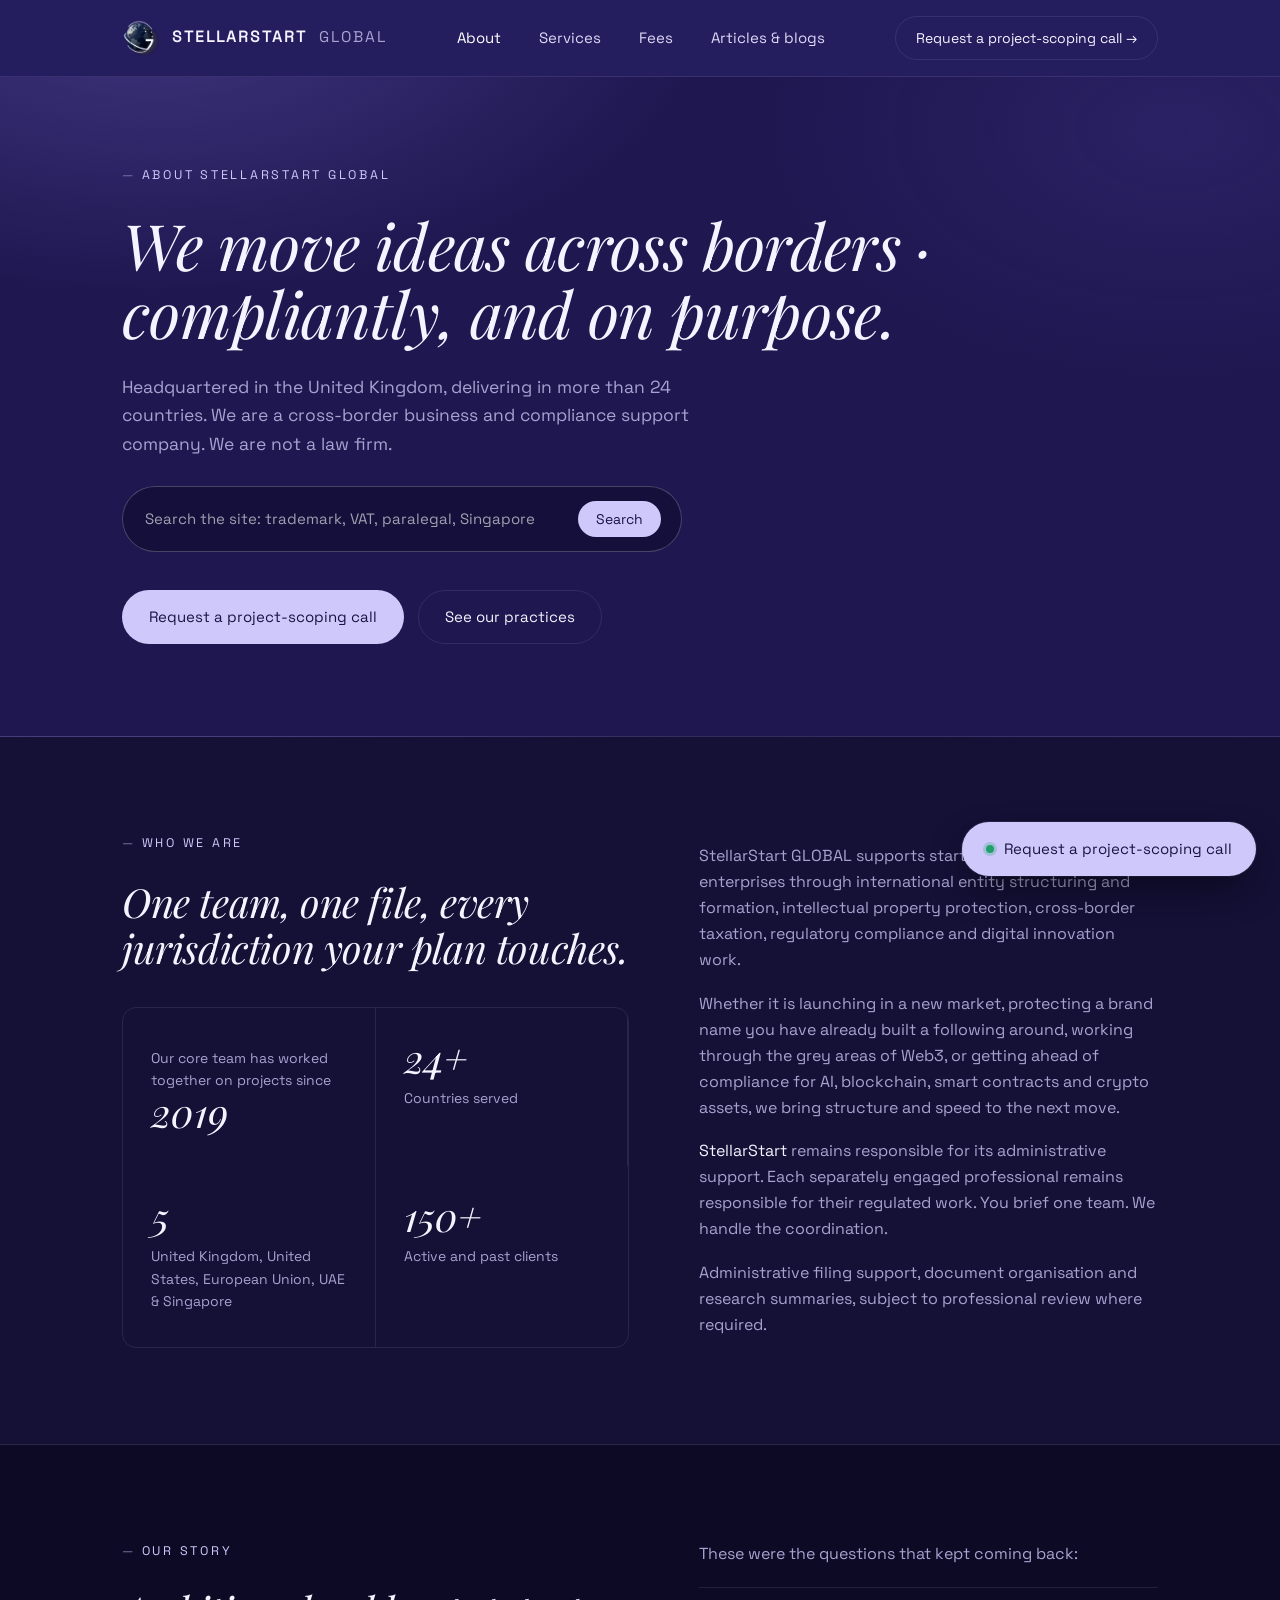
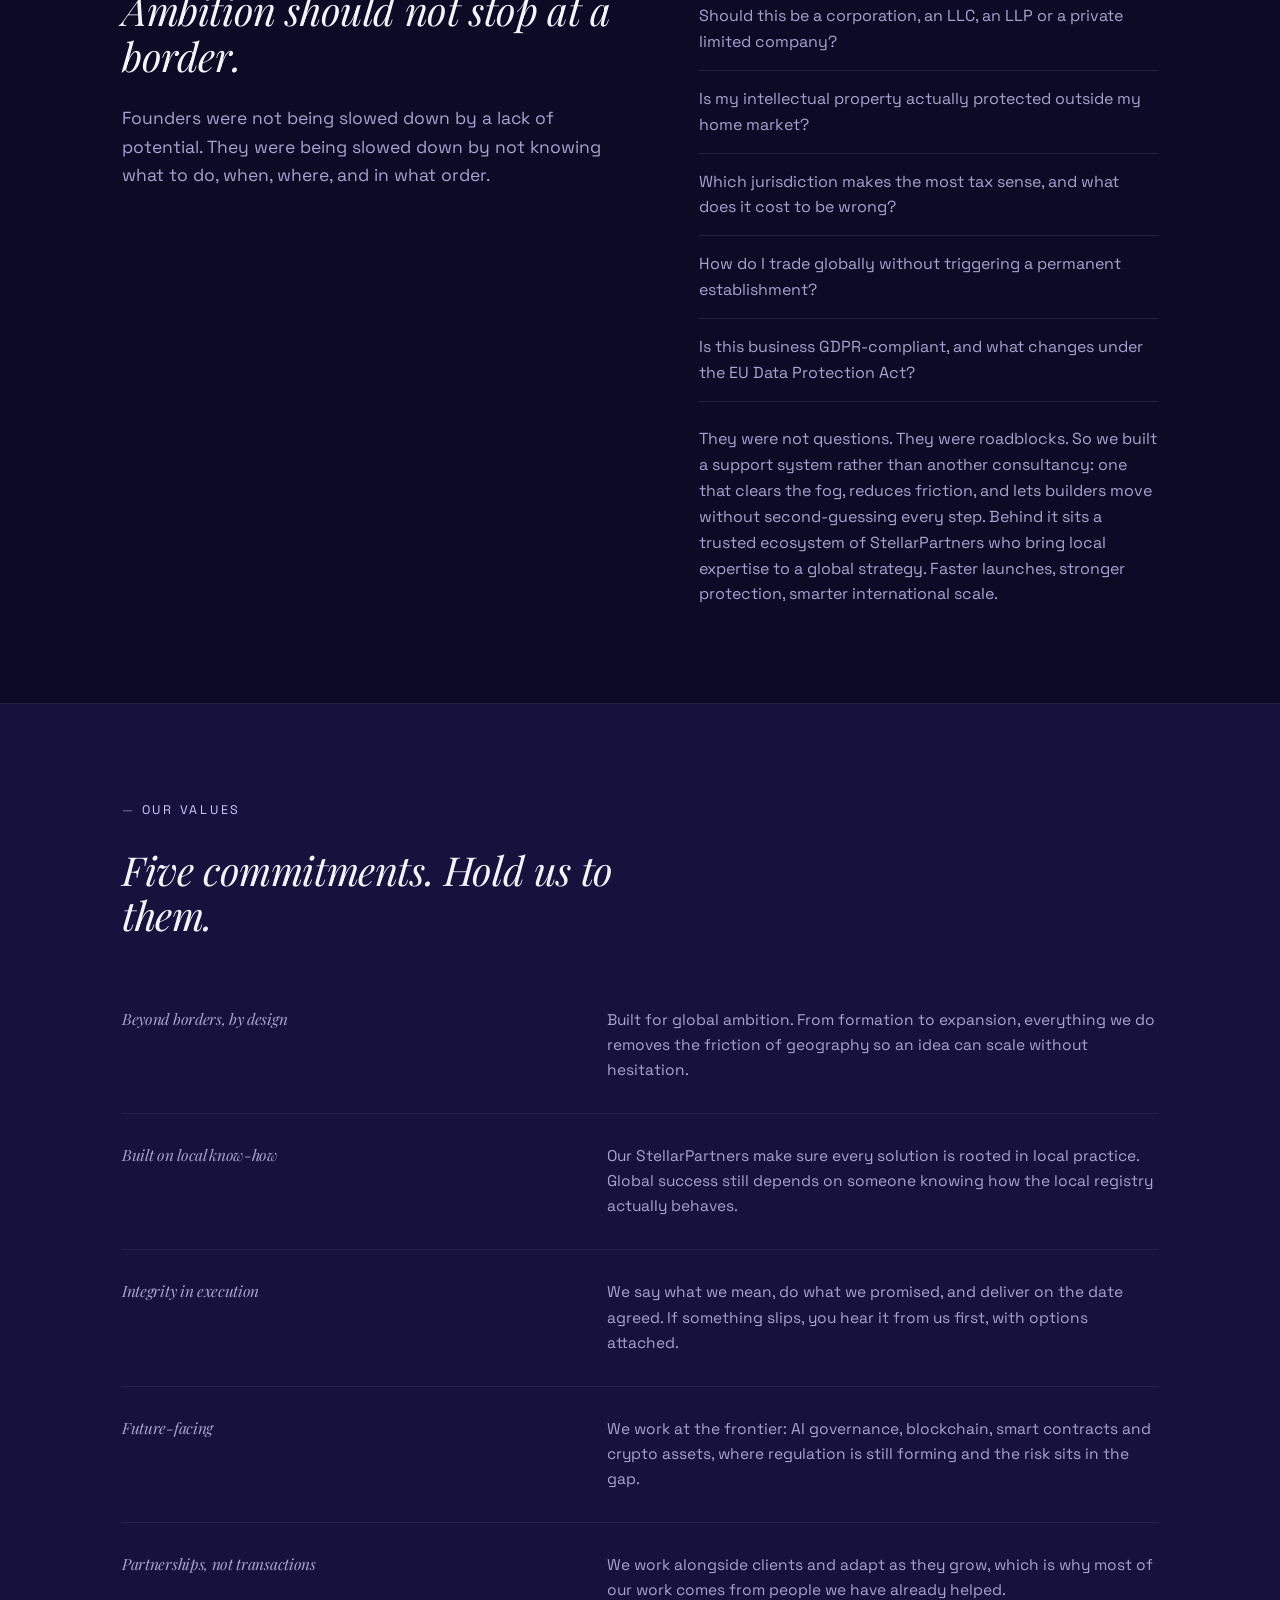
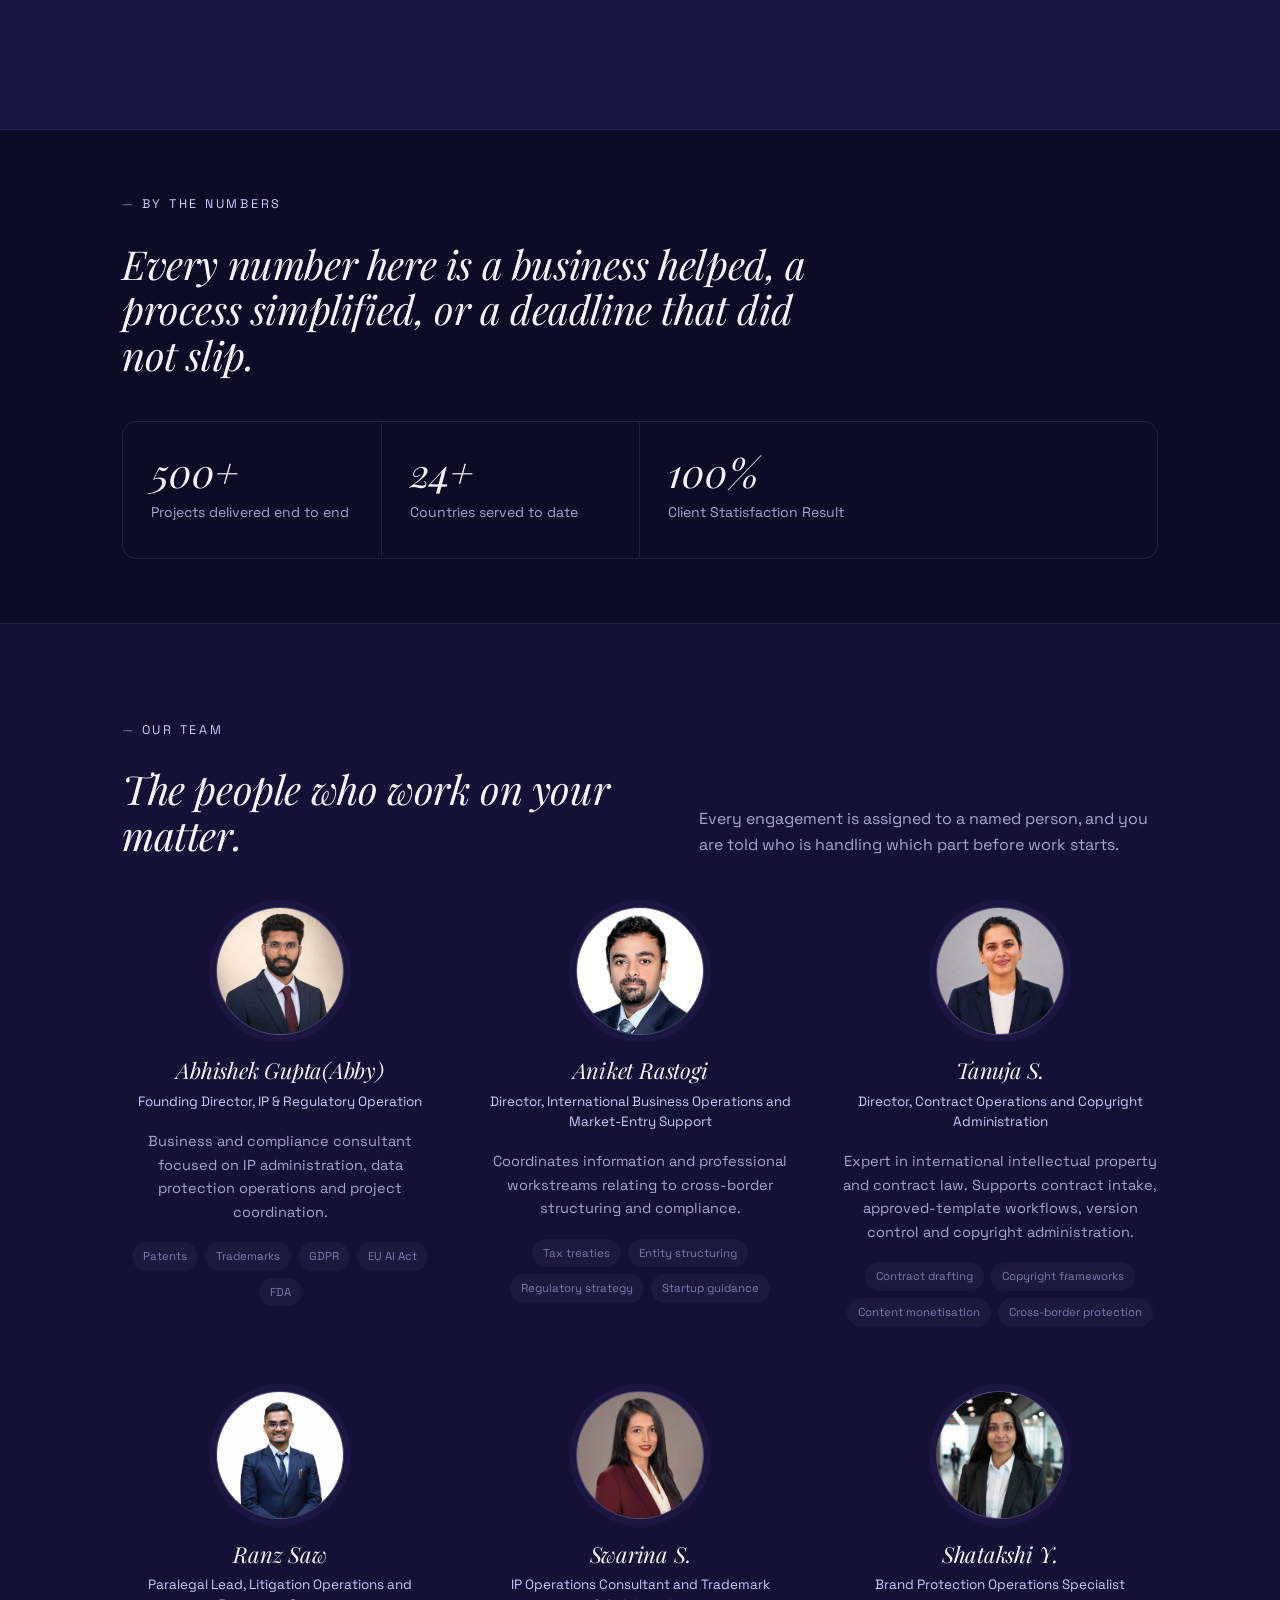
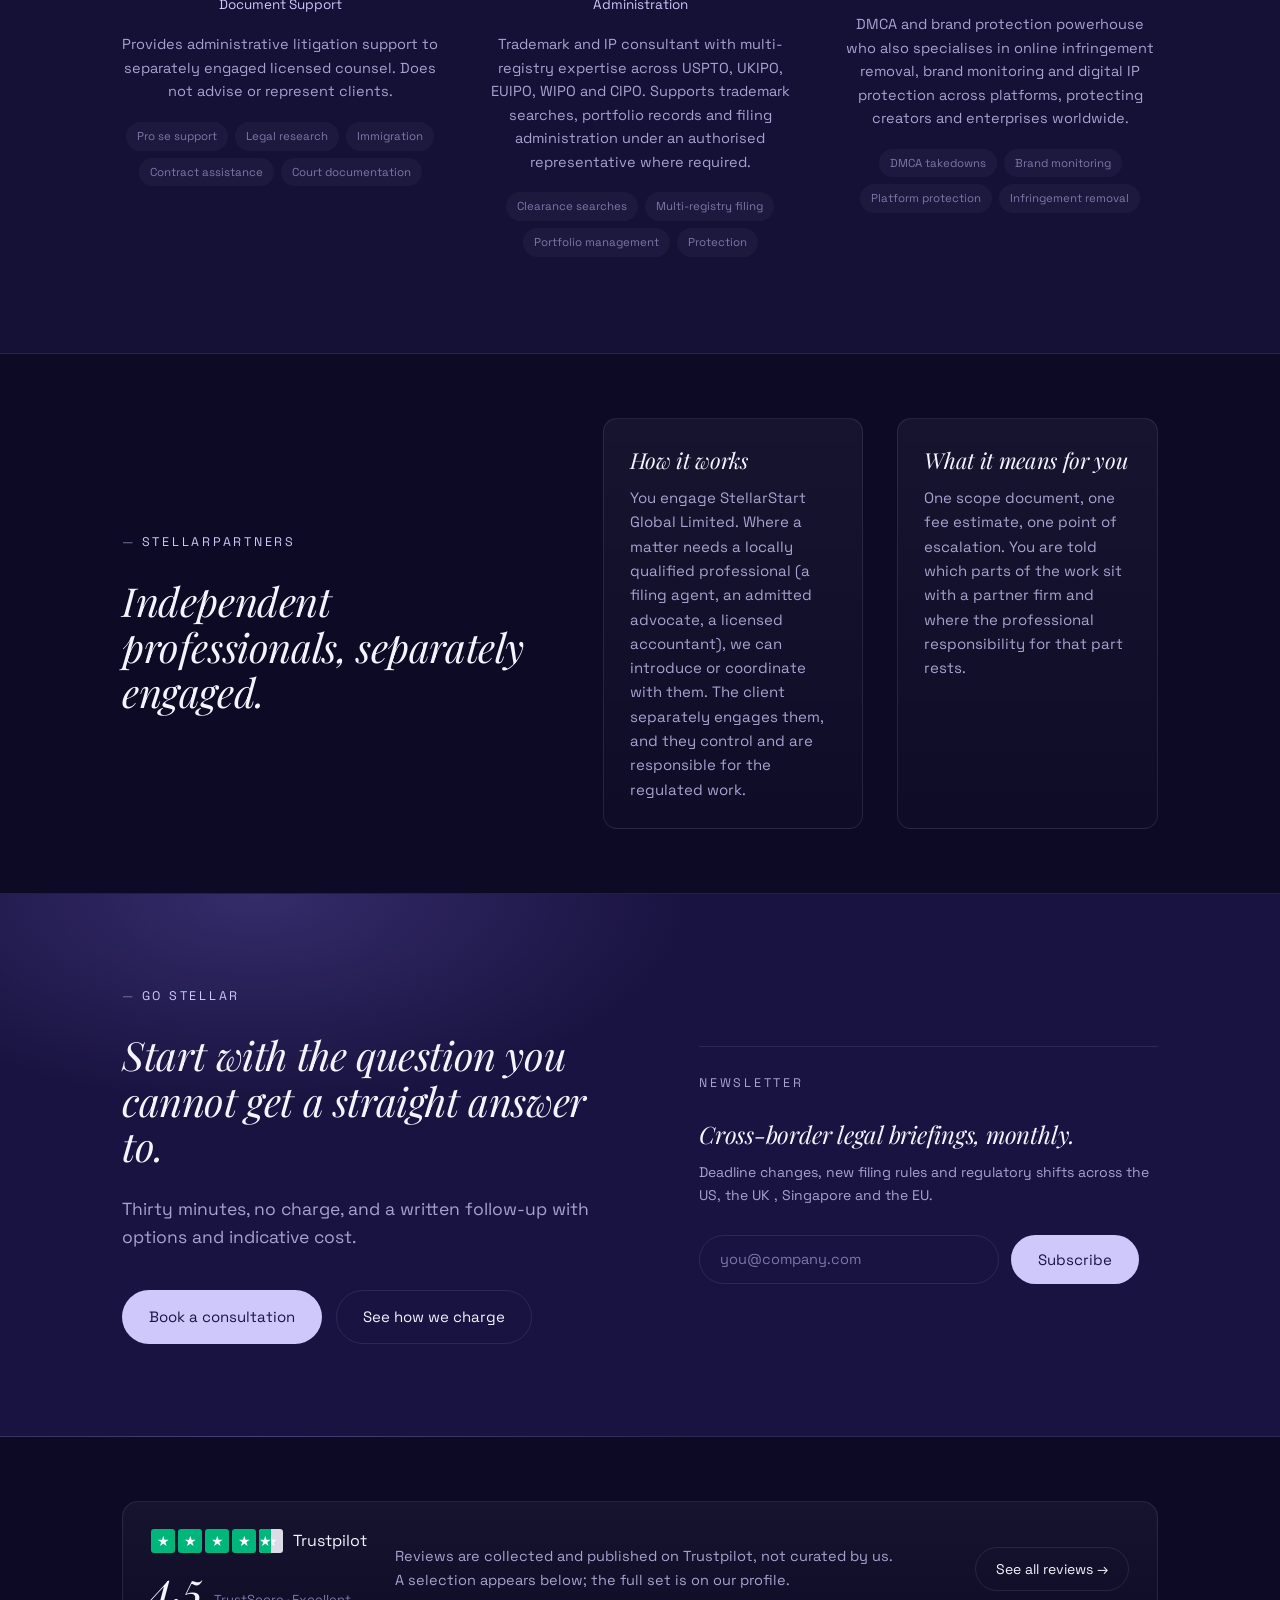
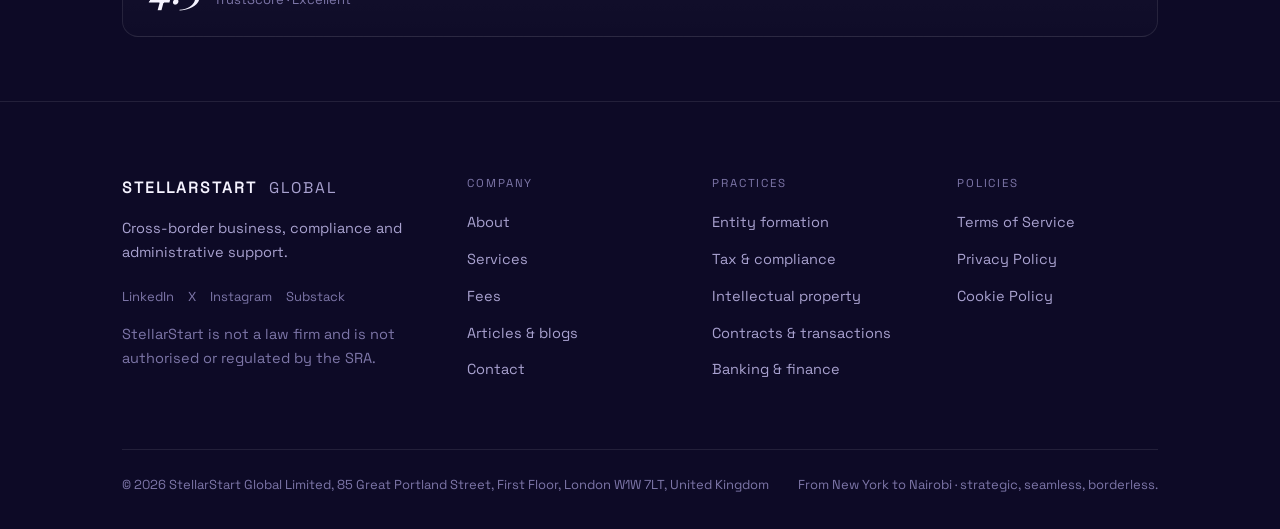
<file: about.html>
<!DOCTYPE html>
<html lang="en">
<head>
<meta charset="utf-8">
<meta name="viewport" content="width=device-width, initial-scale=1">
<title>About · StellarStart GLOBAL</title>
<meta name="description" content="UK-headquartered, serving clients in 24+ countries. StellarStart GLOBAL helps startups, creators and enterprises structure, protect and scale across borders.">
<link rel="preconnect" href="https://fonts.googleapis.com">
<link rel="preconnect" href="https://fonts.gstatic.com" crossorigin>
<link rel="stylesheet" href="stellar.css">

</head>
<body>

<header class="nav">
  <div class="nav__in">
    <a class="logo" href="index.html">
  <img src="/logo.png" alt="StellarStart Global Logo" class="logo__img">
  <b>Stellarstart</b>
  <span>Global</span>
  </a>
    <nav class="nav__links">
      <a href="about.html" aria-current="page">About</a>
      <a href="services.html">Services</a>
      <a href="fee.html">Fees</a>
      <a href="articles.html">Articles &amp; blogs</a>
    </nav>
    <div style="display:flex;align-items:center;gap:14px">
      <a class="btn btn--ghost btn--sm" data-book href="#">Request a project-scoping call &rarr;</a>
      <button class="nav__toggle" data-nav-toggle aria-label="Menu">☰</button>
    </div>
  </div>
</header>

<!-- ============================================================= HERO -->
<section class="hero hero--page">
  <div class="wrap">
    <p class="eyebrow">About StellarStart Global</p>
    <h1>We move ideas across borders &middot; <em>compliantly, and on purpose.</em></h1>
    <p class="lede">Headquartered in the United Kingdom, delivering in more than 24 countries. We are a cross-border business and compliance support company. We are not a law firm.</p>
    <div class="sitesearch" data-sitesearch>
      <div class="sitesearch__in">
        <input type="search" placeholder="Search the site: trademark, VAT, paralegal, Singapore" aria-label="Search the site" autocomplete="off">
        <button type="button">Search</button>
      </div>
      <div class="sitesearch__out" data-ss-out></div>
    </div>
    <div class="btn-row">
      <a class="btn btn--solid" data-book href="#">Request a project-scoping call</a>
      <a class="btn btn--ghost" href="services.html">See our practices</a>
    </div>
  </div>
</section>

<!-- ============================================================ WHO WE ARE -->
<section data-reveal-root class="band band--panel pad">
  <div class="wrap split">
    <div>
      <p class="eyebrow">Who we are</p>
      <h2>One team, one file, every jurisdiction your plan touches.</h2>
      <div class="stats stats--boxed" style="grid-template-columns:1fr 1fr;margin-top:36px">
        <div class="stats__cell"><div class="stats__k">Our core team has worked together on projects since</div><div class="stats__n">2019</div></div>
        <div class="stats__cell"><div class="stats__n">24+</div><div class="stats__k">Countries served</div></div>
        <div class="stats__cell" style="border-bottom:0"><div class="stats__n">5</div><div class="stats__k">United Kingdom, United States, European Union, UAE & Singapore</div></div>
        <div class="stats__cell" style="border-bottom:0;border-right:0"><div class="stats__n">150+</div><div class="stats__k">Active and past clients</div></div>
      </div>
    </div>
    <div class="body-copy">
      <p>StellarStart GLOBAL supports startups, creators and global enterprises through international entity structuring and formation, intellectual property protection, cross-border taxation, regulatory compliance and digital innovation work.</p>
      <p>Whether it is launching in a new market, protecting a brand name you have already built a following around, working through the grey areas of Web3, or getting ahead of compliance for AI, blockchain, smart contracts and crypto assets, we bring structure and speed to the next move.</p>
      <p><strong>StellarStart</strong> remains responsible for its administrative support. Each separately engaged professional remains responsible for their regulated work. You brief one team. We handle the coordination.</p>
      <p>Administrative filing support, document organisation and research summaries, subject to professional review where required.</p>
    </div>
  </div>
</section>

<!-- ============================================================ OUR STORY -->
<section class="band band--deep pad">
  <div class="wrap">
    <div class="split" style="align-items:start">
      <div>
        <p class="eyebrow">Our story</p>
        <h2>Ambition should not stop at a border.</h2>
        <p class="lede">Founders were not being slowed down by a lack of potential. They were being slowed down by not knowing what to do, when, where, and in what order.</p>
      </div>
      <div>
        <p class="body-copy">These were the questions that kept coming back:</p>
        <ul style="list-style:none;padding:0;margin:20px 0 0;border-top:1px solid var(--line)">
          <li style="padding:15px 0;border-bottom:1px solid var(--line);color:var(--muted)">Should this be a corporation, an LLC, an LLP or a private limited company?</li>
          <li style="padding:15px 0;border-bottom:1px solid var(--line);color:var(--muted)">Is my intellectual property actually protected outside my home market?</li>
          <li style="padding:15px 0;border-bottom:1px solid var(--line);color:var(--muted)">Which jurisdiction makes the most tax sense, and what does it cost to be wrong?</li>
          <li style="padding:15px 0;border-bottom:1px solid var(--line);color:var(--muted)">How do I trade globally without triggering a permanent establishment?</li>
          <li style="padding:15px 0;border-bottom:1px solid var(--line);color:var(--muted)">Is this business GDPR-compliant, and what changes under the EU Data Protection Act?</li>
        </ul>
        <p class="body-copy" style="margin-top:24px">They were not questions. They were roadblocks. So we built a support system rather than another consultancy: one that clears the fog, reduces friction, and lets builders move without second-guessing every step. Behind it sits a trusted ecosystem of StellarPartners who bring local expertise to a global strategy. Faster launches, stronger protection, smarter international scale.</p>
      </div>
    </div>
  </div>
</section>

<!-- ============================================================== VALUES -->
<section class="band band--panel2 pad">
  <div class="wrap">
    <p class="eyebrow">Our values</p>
    <h2 style="max-width:24ch;margin-bottom:40px">Five commitments. Hold us to them.</h2>
    <div class="vows">
      <div class="vow">
        <p class="vow__t">Beyond borders, by design</p>
        <p>Built for global ambition. From formation to expansion, everything we do removes the friction of geography so an idea can scale without hesitation.</p>
      </div>
      <div class="vow">
        <p class="vow__t">Built on local know-how</p>
        <p>Our StellarPartners make sure every solution is rooted in local practice. Global success still depends on someone knowing how the local registry actually behaves.</p>
      </div>
      <div class="vow">
        <p class="vow__t">Integrity in execution</p>
        <p>We say what we mean, do what we promised, and deliver on the date agreed. If something slips, you hear it from us first, with options attached.</p>
      </div>
      <div class="vow">
        <p class="vow__t">Future-facing</p>
        <p>We work at the frontier: AI governance, blockchain, smart contracts and crypto assets, where regulation is still forming and the risk sits in the gap.</p>
      </div>
      <div class="vow">
        <p class="vow__t">Partnerships, not transactions</p>
        <p>We work alongside clients and adapt as they grow, which is why most of our work comes from people we have already helped.</p>
      </div>
    </div>
  </div>
</section>

<!-- ============================================================ NUMBERS -->
<section class="band band--deep pad-sm">
  <div class="wrap">
    <p class="eyebrow">By the numbers</p>
    <h2 style="max-width:30ch">Every number here is a business helped, a process simplified, or a deadline that did not slip.</h2>
    <div class="stats stats--boxed" style="margin-top:44px">
      <div class="stats__cell"><div class="stats__n">500+</div><div class="stats__k">Projects delivered end to end</div></div>
      <div class="stats__cell"><div class="stats__n">24+</div><div class="stats__k">Countries served to date</div></div>
      <div class="stats__cell"><div class="stats__n">100%</div><div class="stats__k">Client Statisfaction Result</div></div>
    </div>
  </div>
</section>

<!-- ========================================================= LEADERSHIP -->
<section class="band band--panel pad" data-reveal-root>
  <div class="wrap">
    <div class="split" style="align-items:end;margin-bottom:50px">
      <div>
        <p class="eyebrow">Our team</p>
        <h2>The people who work on your matter.</h2>
      </div>
      <p class="body-copy" style="margin:0">Every engagement is assigned to a named person, and you are told who is handling which part before work starts.</p>
    </div>
    <div class="crew">

      <article class="crew__p" data-reveal>
          <!-- swap the span for <img src="team/xxx.jpg" alt="Abhishek Gupta"> when photos are ready -->
          <div class="crew__dp"><img src="images/team/abhishek.jpeg" alt="Abhishek Gupta"></div>
          <h3 class="crew__name">Abhishek Gupta(Abby)</h3>
          <p class="crew__role">Founding Director, IP &amp; Regulatory Operation</p>
          <!-- <p class="crew__where">Poole, United Kingdom</p> -->
          <p class="crew__bio">Business and compliance consultant focused on IP administration, data protection operations and project coordination.</p>
          <ul class="crew__subs"><li>Patents</li><li>Trademarks</li><li>GDPR</li><li>EU AI Act</li><li>FDA</li></ul>
          <!-- <div class="crew__stats">
            <div class="crew__stat"><b>193</b><span>Jobs</span></div>
            <div class="crew__stat"><b>100%</b><span>Success</span></div>
            <div class="crew__stat"><b>839h</b><span>Billed</span></div>
          </div>
          <a class="txtlink" href="#">View on Upwork &rarr;</a> -->
        </article>

      <article class="crew__p" data-reveal>
          <!-- swap the span for <img src="team/xxx.jpg" alt="Aniket Rastogi"> when photos are ready -->
          <div class="crew__dp"><img src="images/team/aniket.jpeg" alt="Aniket Rastogi"></div>
          <h3 class="crew__name">Aniket Rastogi</h3>
          <p class="crew__role">Director, International Business Operations and Market-Entry Support</p>
          <!-- <p class="crew__where">Ghaziabad, India</p> -->
          <p class="crew__bio">Coordinates information and professional workstreams relating to cross-border structuring and compliance.</p>
          <ul class="crew__subs"><li>Tax treaties</li><li>Entity structuring</li><li>Regulatory strategy</li><li>Startup guidance</li></ul>
          <!-- <div class="crew__stats">
            <div class="crew__stat"><b>6</b><span>Jobs</span></div>
            <div class="crew__stat"><b>100%</b><span>Success</span></div>
            <div class="crew__stat"><b>5.0&#9733;</b><span>Rating</span></div>
          </div>
          <a class="txtlink" href="#">View on Upwork &rarr;</a> -->
        </article>

      <article class="crew__p" data-reveal>
          <!-- swap the span for <img src="team/xxx.jpg" alt="Tanuja S."> when photos are ready -->
          <div class="crew__dp"><img src="images/team/tanuja.jpeg" alt="Tanuja S."></div>
          <h3 class="crew__name">Tanuja S.</h3>
          <p class="crew__role">Director, Contract Operations and Copyright Administration</p>
          <!-- <p class="crew__where">Bournemouth, United Kingdom</p> -->
          <p class="crew__bio">Expert in international intellectual property and contract law. Supports contract intake, approved-template workflows, version control and copyright administration.</p>
          <ul class="crew__subs"><li>Contract drafting</li><li>Copyright frameworks</li><li>Content monetisation</li><li>Cross-border protection</li></ul>
          <!-- <div class="crew__stats">
            <div class="crew__stat"><b>16</b><span>Jobs</span></div>
            <div class="crew__stat"><b>133h</b><span>Billed</span></div>
            <div class="crew__stat"><b>5.0&#9733;</b><span>Rating</span></div>
          </div>
          <a class="txtlink" href="#">View on Upwork &rarr;</a> -->
        </article>

      <article class="crew__p" data-reveal>
          <!-- swap the span for <img src="team/xxx.jpg" alt="Ranz Saw"> when photos are ready -->
          <div class="crew__dp"><img src="images/team/ranjeet.jpeg" alt="Ranz Saw"></div>
          <h3 class="crew__name">Ranz Saw</h3>
          <p class="crew__role">Paralegal Lead, Litigation Operations and Document Support</p>
          <!-- <p class="crew__where">London, United Kingdom</p> -->
          <p class="crew__bio">Provides administrative litigation support to separately engaged licensed counsel. Does not advise or represent clients.</p>
          <ul class="crew__subs"><li>Pro se support</li><li>Legal research</li><li>Immigration</li><li>Contract assistance</li><li>Court documentation</li></ul>
          <!-- <div class="crew__stats">
            <div class="crew__stat"><b>21</b><span>Jobs</span></div>
            <div class="crew__stat"><b>100%</b><span>Success</span></div>
            <div class="crew__stat"><b>5.0&#9733;</b><span>Rating</span></div>
          </div>
          <a class="txtlink" href="#">View on Upwork &rarr;</a> -->
        </article>

      <article class="crew__p" data-reveal>
          <!-- swap the span for <img src="team/xxx.jpg" alt="Swarina S."> when photos are ready -->
          <div class="crew__dp"><img src="images/team/swarina.jpeg" alt="Swarina S."></div>
          <h3 class="crew__name">Swarina S.</h3>
          <p class="crew__role">IP Operations Consultant and Trademark Administration</p>
          <!-- <p class="crew__where">Manchester, United Kingdom</p> -->
          <p class="crew__bio">Trademark and IP consultant with multi-registry expertise across USPTO, UKIPO, EUIPO, WIPO and CIPO. Supports trademark searches, portfolio records and filing administration under an authorised representative where required.</p>
          <ul class="crew__subs"><li>Clearance searches</li><li>Multi-registry filing</li><li>Portfolio management</li><li>Protection</li></ul>
          <!-- <div class="crew__stats">
            <div class="crew__stat"><b>11</b><span>Jobs</span></div>
            <div class="crew__stat"><b>5.0&#9733;</b><span>Rating</span></div>
            <div class="crew__stat"><b>5+</b><span>Registries</span></div>
          </div>
          <a class="txtlink" href="#">View on Upwork &rarr;</a> -->
        </article>

      <article class="crew__p" data-reveal>
          <!-- swap the span for <img src="team/xxx.jpg" alt="Shatakshi Y."> when photos are ready -->
          <div class="crew__dp"><img src="images/team/shatakshi.jpeg" alt="Shatakshi Y."></div>
          <h3 class="crew__name">Shatakshi Y.</h3>
          <p class="crew__role">Brand Protection Operations Specialist</p>
          <!-- <p class="crew__where">London, United Kingdom</p> -->
          <p class="crew__bio">DMCA and brand protection powerhouse who also specialises in online infringement removal, brand monitoring and digital IP protection across platforms, protecting creators and enterprises worldwide.</p>
          <ul class="crew__subs"><li>DMCA takedowns</li><li>Brand monitoring</li><li>Platform protection</li><li>Infringement removal</li></ul>
          <!-- <div class="crew__stats">
            <div class="crew__stat"><b>3,500+</b><span>Takedowns</span></div>
            <div class="crew__stat"><b>6</b><span>Jobs</span></div>
            <div class="crew__stat"><b>Global</b><span>Reach</span></div>
          </div>
          <a class="txtlink" href="#">View on Upwork &rarr;</a> -->
        </article>

    </div>
  </div>
</section>

<!-- ============================================================ PARTNERS -->
<section class="band band--deep pad-sm" data-reveal-root>
  <div class="wrap split split--wide">
    <div>
      <p class="eyebrow">StellarPartners</p>
      <h2>Independent professionals, separately engaged.</h2>
    </div>
    <div class="grid g2">
      <div class="card" data-reveal>
        <h3>How it works</h3>
        <p>You engage StellarStart Global Limited. Where a matter needs a locally qualified professional (a filing agent, an admitted advocate, a licensed accountant), we can introduce or coordinate with them. The client separately engages them, and they control and are responsible for the regulated work.</p>
      </div>
      <div class="card" data-reveal>
        <h3>What it means for you</h3>
        <p>One scope document, one fee estimate, one point of escalation. You are told which parts of the work sit with a partner firm and where the professional responsibility for that part rests.</p>
      </div>
    </div>
  </div>
</section>

<!-- ================================================================= CTA -->
<section class="cta">
  <div class="wrap split">
    <div>
      <p class="eyebrow">Go Stellar</p>
      <h2>Start with the question you cannot get a straight answer to.</h2>
      <p class="lede">Thirty minutes, no charge, and a written follow-up with options and indicative cost.</p>
      <div class="btn-row">
        <a class="btn btn--solid" data-book href="#">Book a consultation</a>
        <a class="btn btn--ghost" href="fee.html">See how we charge</a>
      </div>
    </div>
    <div>
      <hr class="rule" style="margin-bottom:26px">
      <p class="eyebrow eyebrow--muted eyebrow--plain">Newsletter</p>
      <h3 style="font-size:24px">Cross-border legal briefings, monthly.</h3>
      <p class="small body-copy" style="margin-top:12px">Deadline changes, new filing rules and regulatory shifts across the US, the UK , Singapore and the EU.</p>
      <form class="subscribe" onsubmit="event.preventDefault();this.reset();alert('Thanks. Please confirm via the email we just sent.');">
        <input type="email" required placeholder="you@company.com" aria-label="Email address">
        <button class="btn btn--solid" type="submit">Subscribe</button>
      </form>
    </div>
  </div>
</section>

<!-- ========================================================== TRUSTPILOT -->
<section class="band band--deep pad-sm" data-reveal-root>
  <div class="wrap">
    <div class="tp">
      <div>
        <div class="tp__mark" style="margin-bottom:10px">
          <span class="tp__stars">
            <span class="tp__star">&#9733;</span><span class="tp__star">&#9733;</span>
            <span class="tp__star">&#9733;</span><span class="tp__star">&#9733;</span>
            <span class="tp__star tp__star--half">&#9733;</span>
          </span>
          <span>Trustpilot</span>
        </div>
        <div class="tp__score"><span class="tp__num">4.5</span><span class="tp__of">TrustScore &middot; Excellent</span></div>
      </div>
      <p>Reviews are collected and published on Trustpilot, not curated by us. A selection appears below; the full set is on our profile.</p>
      <a class="btn btn--ghost btn--sm" href="https://www.trustpilot.com/review/stellarstart.global" target="_blank" rel="noopener">See all reviews &rarr;</a>
    </div>
    <!--
    <div class="tpgrid">
      <article class="tprev" data-reveal>        
        <p>&ldquo;They flagged a filing deadline we had missed in two jurisdictions and fixed it inside the week. Communication was clear at every step and nothing needed chasing.&rdquo;</p>
        <b>Verified client</b>
        <span>Cross-border SaaS &middot; via Trustpilot</span>
      </article>
      <article class="tprev" data-reveal>        
        <p>&ldquo;Trademark filed across three registries with a renewal calendar we did not have to build ourselves. Fixed fee, agreed up front, no surprises on the invoice.&rdquo;</p>
        <b>Verified client</b>
        <span>D2C brand &middot; via Trustpilot</span>
      </article>
      <article class="tprev" data-reveal>        
        <p>&ldquo;UK entity, VAT registration and banking pack done while we stayed focused on the product. One point of contact throughout, and every date landed when they said it would.&rdquo;</p>
        <b>Verified client</b>
        <span>Fintech founder &middot; via Trustpilot</span>
      </article>
    </div>
    -->
    <!-- Replace the three quotes above with verbatim reviews from
         trustpilot.com/review/stellarstart.global before going live, and set
         the TrustScore to the live figure. -->
  </div>
</section>

<footer class="foot">
  <div class="wrap">
    <div class="foot__top">
      <div>
        <a class="logo" href="index.html"><b>Stellarstart</b> <span>Global</span></a>
        <p class="foot__blurb">Cross-border business, compliance and administrative support.</p>        
        <div class="foot__social">
          <a href="https://www.linkedin.com/company/stellarstart-global/">LinkedIn</a>
          <a href="https://twitter.com/StellarstartG">X</a>
          <a href="https://www.instagram.com/stellarstartglobal">Instagram</a>
          <a href="https://substack.com/@stellarstartglobal">Substack</a>
        </div>
        <a class="foot__line" href="#"><span>StellarStart is not a law firm and is not authorised or regulated by the SRA.</span></a>
      </div>
      <div>
        <h4>Company</h4>
        <ul>
          <li><a href="about.html">About</a></li>
          <li><a href="services.html">Services</a></li>
          <li><a href="fee.html">Fees</a></li>
          <li><a href="articles.html">Articles &amp; blogs</a></li>
          <li><a href="contact.html">Contact</a></li>
        </ul>
      </div>
      <div>
        <h4>Practices</h4>
        <ul>
          <li><a href="services.html#entity-formation">Entity formation</a></li>
          <li><a href="services.html#tax">Tax &amp; compliance</a></li>
          <li><a href="services.html#ip">Intellectual property</a></li>
          <li><a href="services.html#contracts">Contracts &amp; transactions</a></li>
          <li><a href="services.html#banking">Banking &amp; finance</a></li>
        </ul>
      </div>
      <div>
        <h4>Policies</h4>
        <ul>
          <li><a href="terms-of-service.html">Terms of Service</a></li>
          <li><a href="privacy-policy.html">Privacy Policy</a></li>
          <li><a href="cookie-policy.html">Cookie Policy</a></li>
        </ul>
      </div>
    </div>    
    <div class="foot__bar">
      <span>&copy; 2026 StellarStart Global Limited, 85 Great Portland Street, First Floor, London W1W 7LT, United Kingdom</span>
      <span>From New York to Nairobi &middot; strategic, seamless, borderless.</span>
    </div>
  </div>
</footer>

<script src="stellar.js"></script>
</body>
</html>
</file>
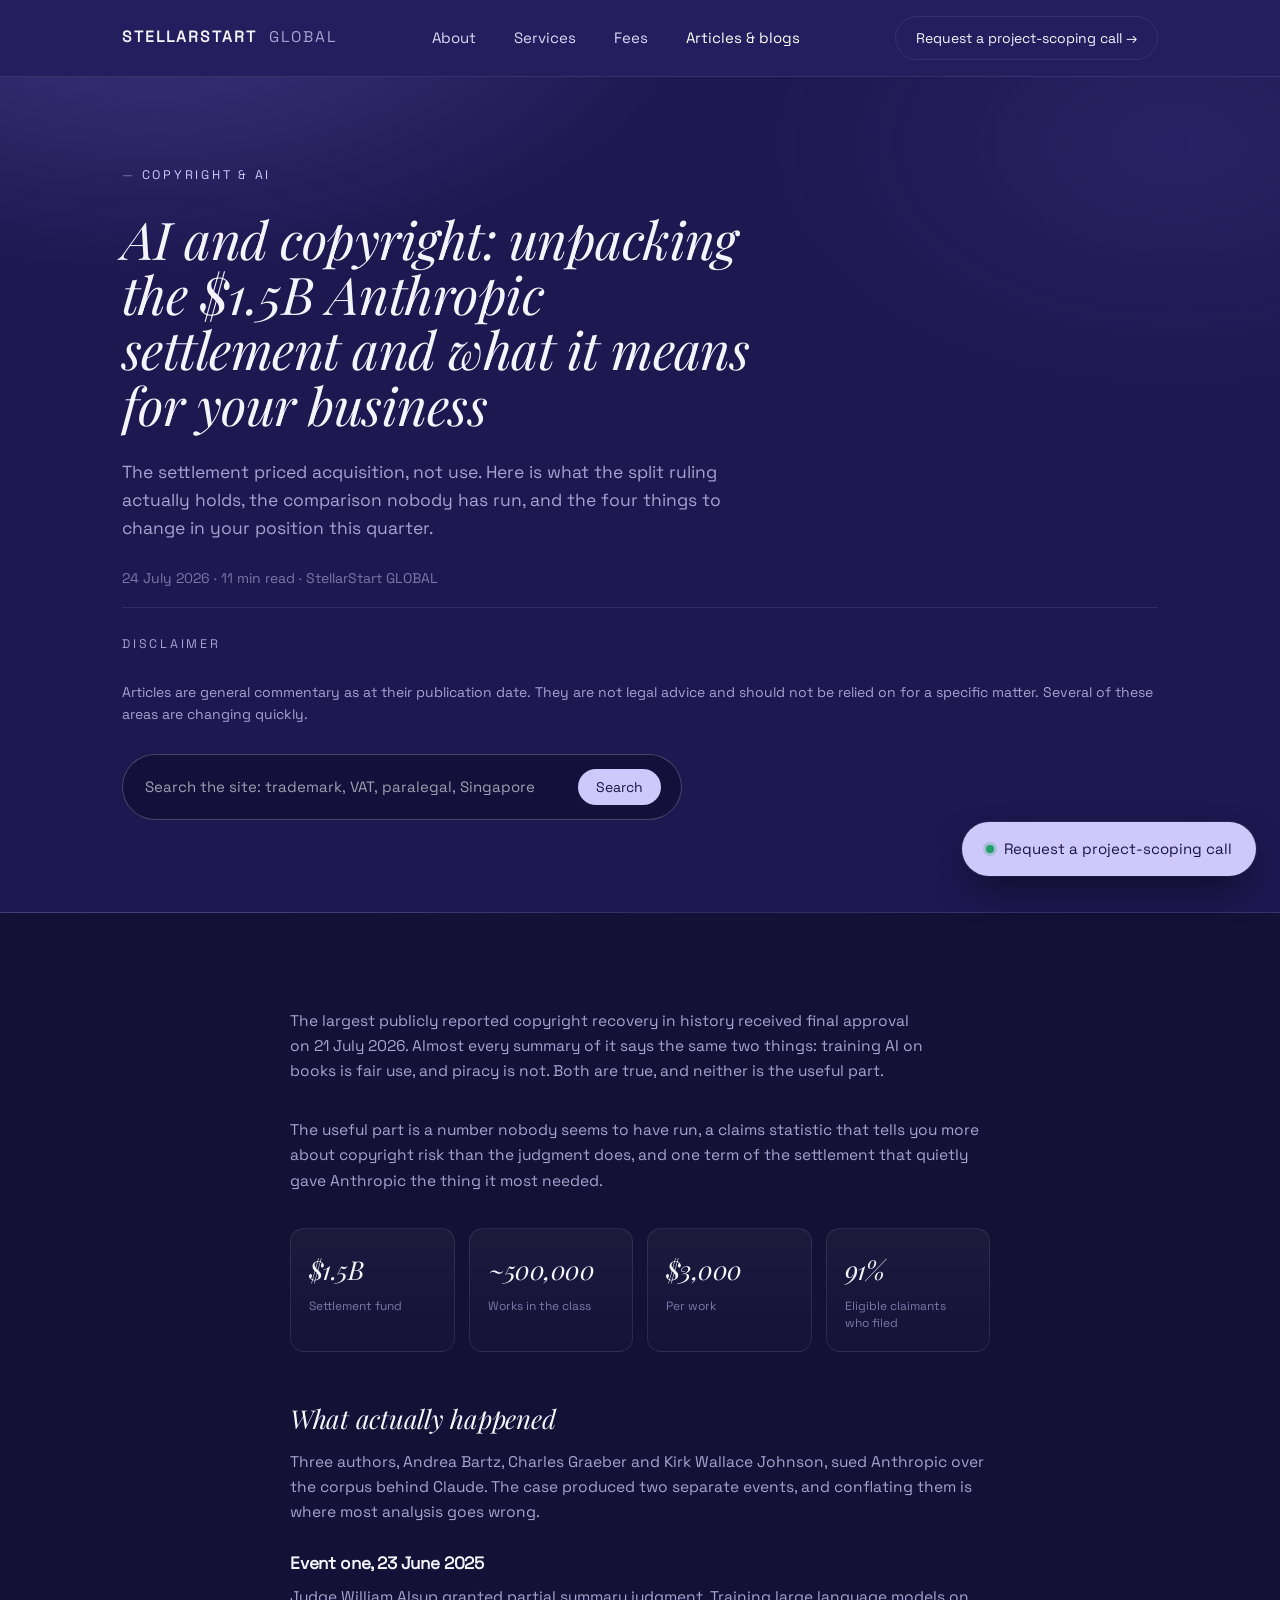
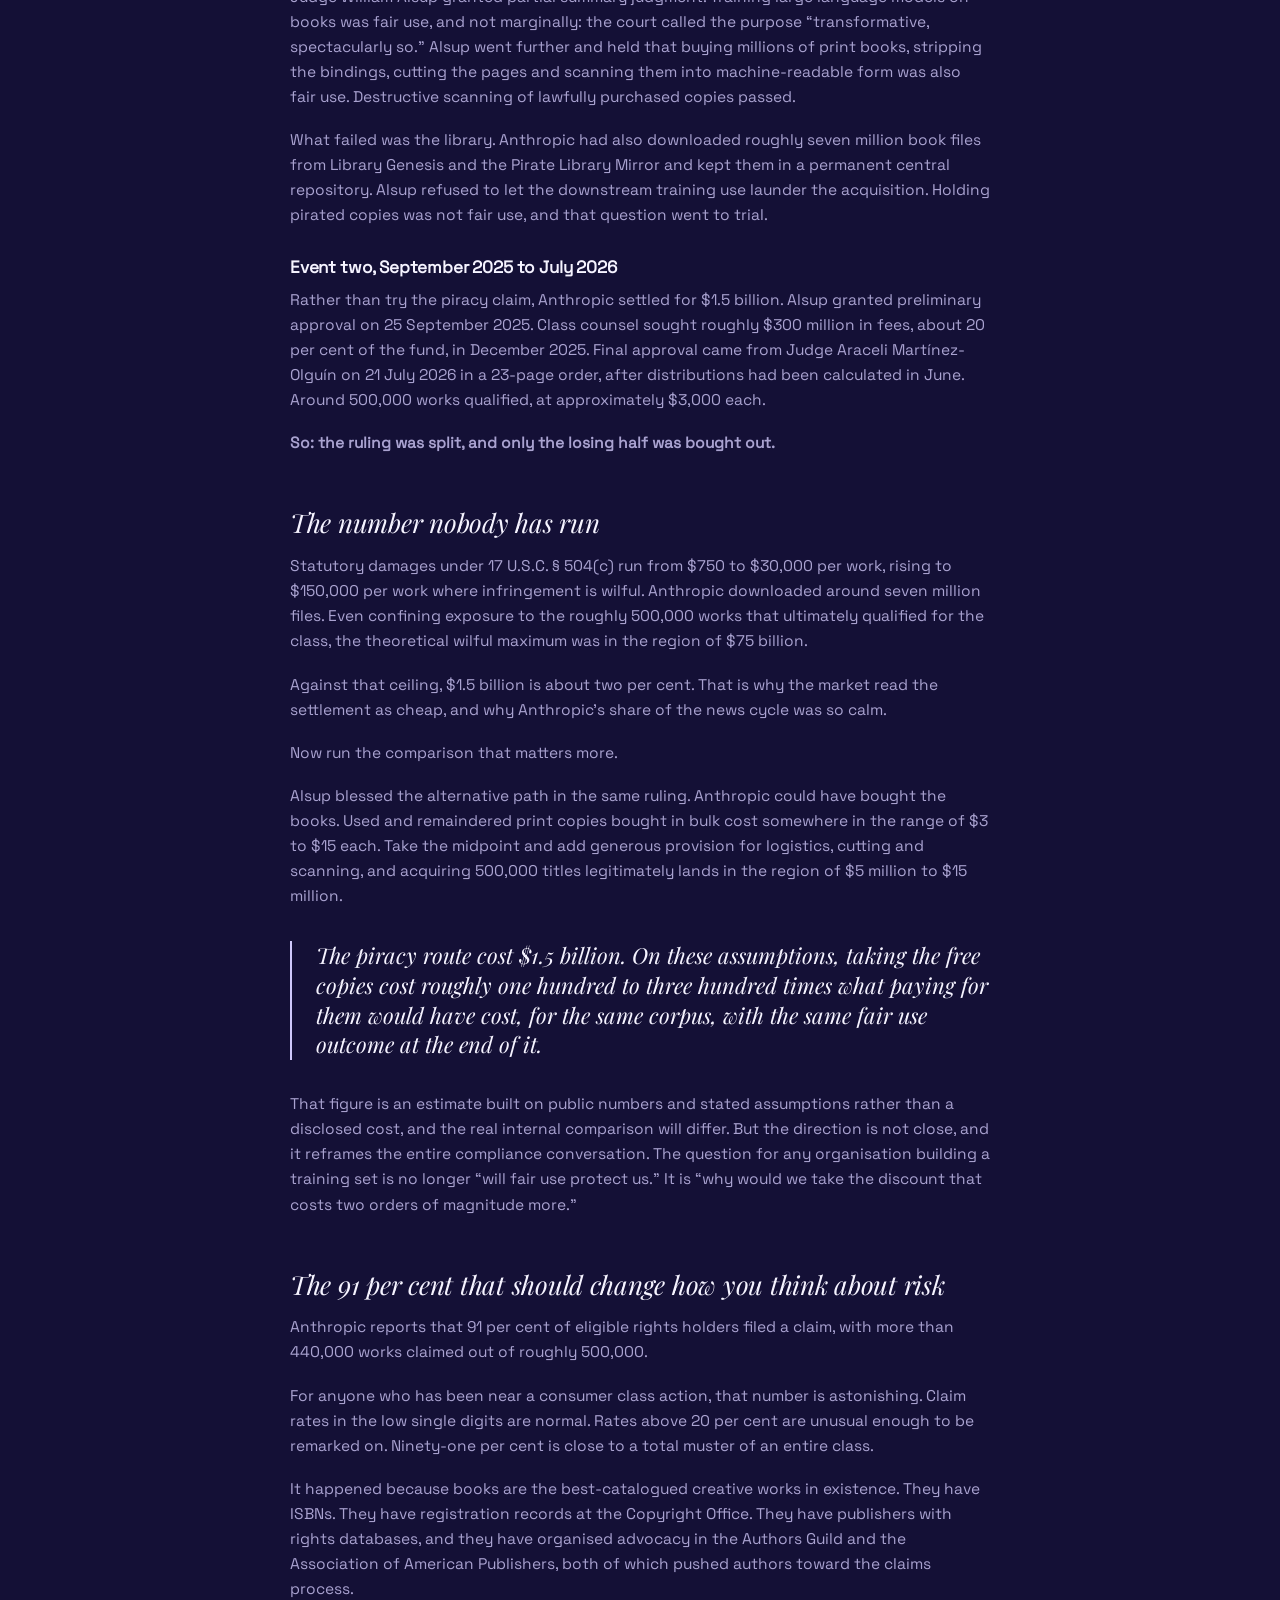
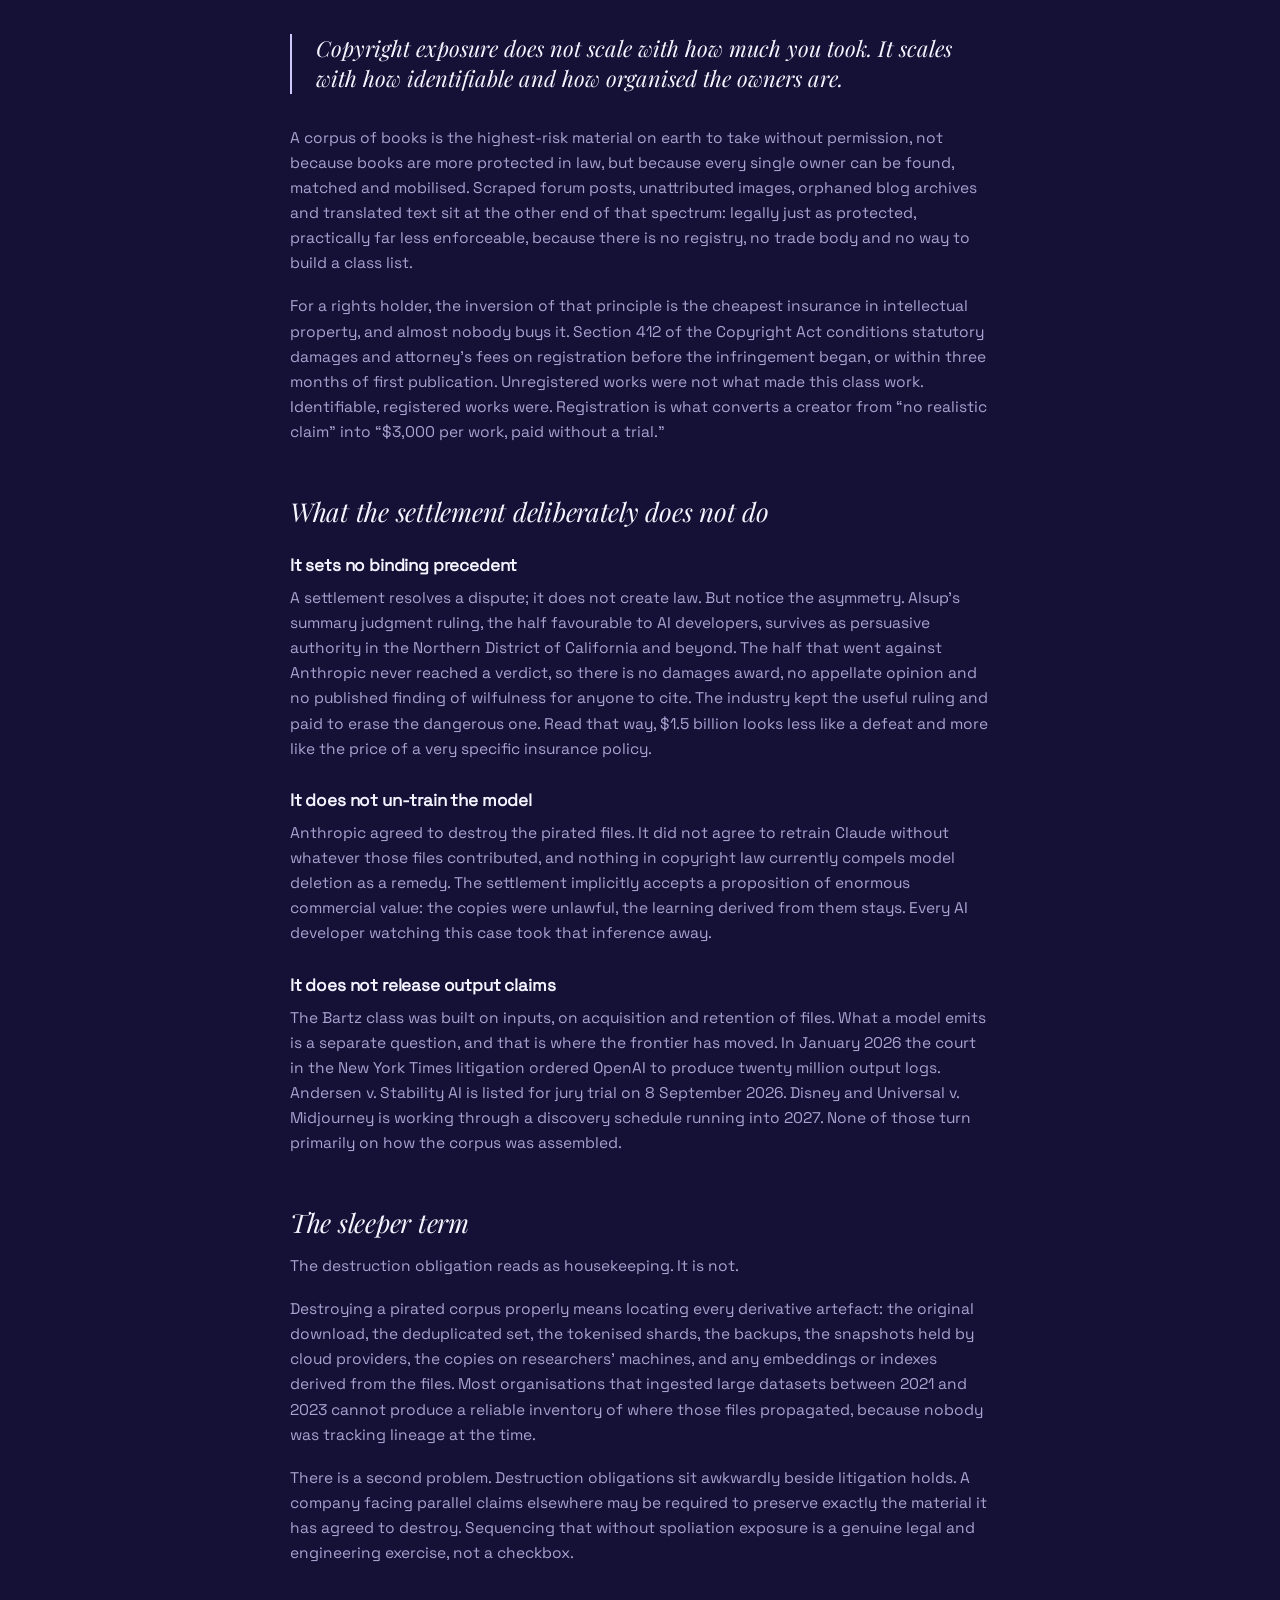
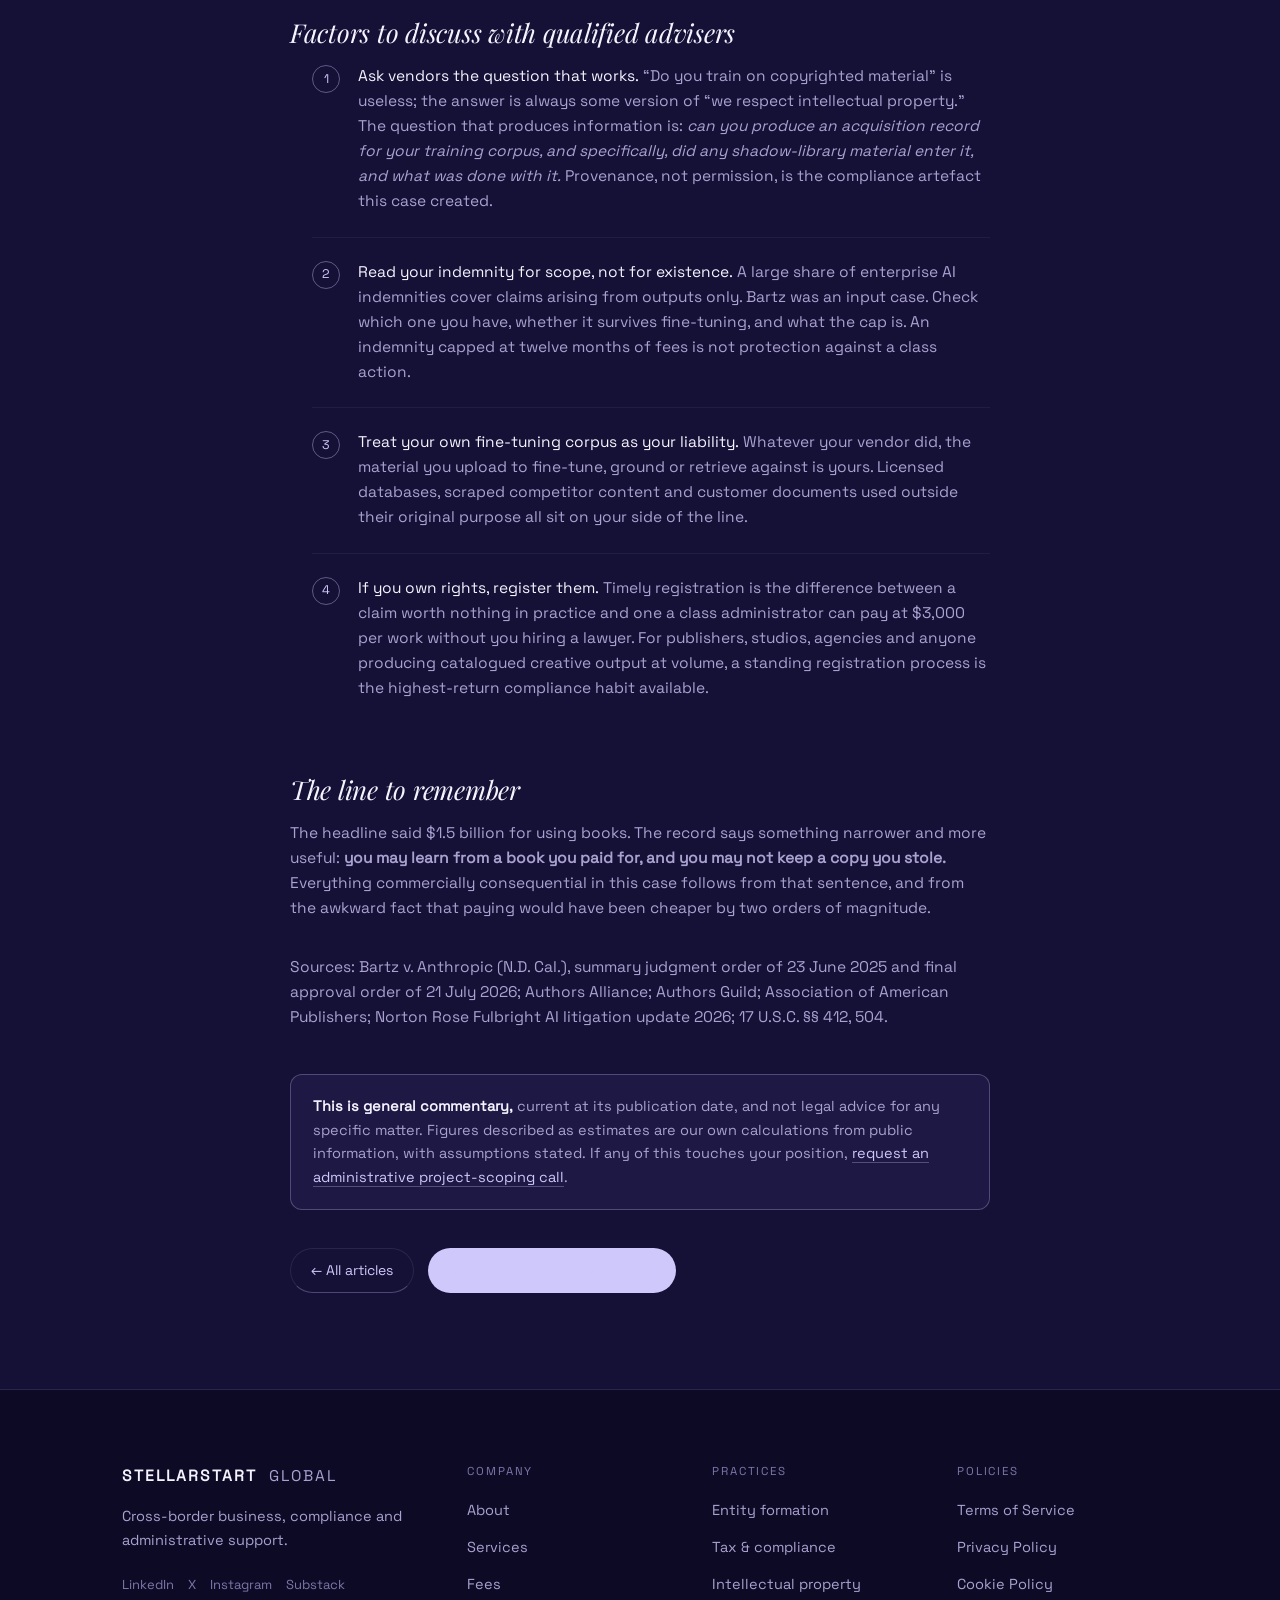
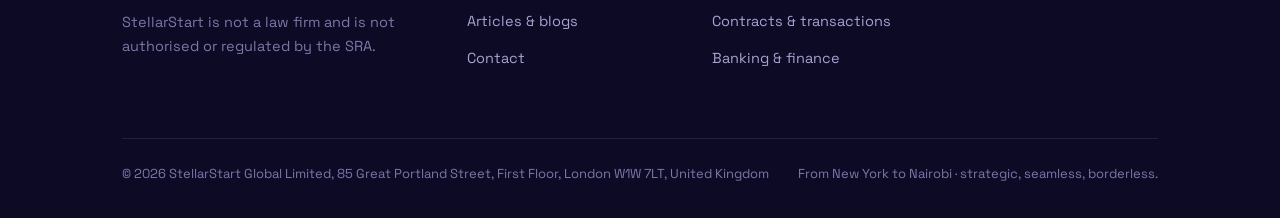
<file: article-anthropic-settlement.html>
<!DOCTYPE html>
<html lang="en">
<head>
<meta charset="utf-8">
<meta name="viewport" content="width=device-width, initial-scale=1">
<title>AI and copyright: unpacking the $1.5B Anthropic settlement &middot; StellarStart GLOBAL</title>
<meta name="description" content="The Anthropic settlement priced acquisition, not use. What the split ruling actually holds, why piracy cost two orders of magnitude more than buying the books, and the four things to change in your AI position this quarter.">
<link rel="preconnect" href="https://fonts.googleapis.com">
<link rel="preconnect" href="https://fonts.gstatic.com" crossorigin>
<link rel="stylesheet" href="stellar.css">
</head>
<body>

<header class="nav">
  <div class="nav__in">
    <a class="logo" href="index.html"><b>Stellarstart</b> <span>Global</span></a>
    <nav class="nav__links">
      <a href="about.html">About</a>
      <a href="services.html">Services</a>
      <a href="fee.html">Fees</a>
      <a href="articles.html" aria-current="page">Articles &amp; blogs</a>
    </nav>
    <div style="display:flex;align-items:center;gap:14px">
      <a class="btn btn--ghost btn--sm" data-book href="#">Request a project-scoping call &rarr;</a>
      <button class="nav__toggle" data-nav-toggle aria-label="Menu">&#9776;</button>
    </div>
  </div>
</header>

<section class="hero hero--page">
  <div class="wrap">
    <p class="eyebrow">Copyright &amp; AI</p>
    <h1 style="max-width:22ch;font-size:clamp(32px,4.2vw,52px)">AI and copyright: unpacking the $1.5B Anthropic settlement and what it means for your business</h1>
    <p class="lede" style="max-width:60ch">The settlement priced acquisition, not use. Here is what the split ruling actually holds, the comparison nobody has run, and the four things to change in your position this quarter.</p>
    <p class="small dim" style="margin-top:24px">24 July 2026 &middot; 11 min read &middot; StellarStart GLOBAL</p>
    <div>
      <hr class="rule" style="margin-bottom: 26px" />
      <p class="eyebrow eyebrow--muted eyebrow--plain">Disclaimer</p>
      <p class="body-copy small">
        Articles are general commentary as at their publication date. They
        are not legal advice and should not be relied on for a specific
        matter. Several of these areas are changing quickly.        
      </p>
    </div>
    <div class="sitesearch" data-sitesearch>
      <div class="sitesearch__in">
        <input type="search" placeholder="Search the site: trademark, VAT, paralegal, Singapore" aria-label="Search the site" autocomplete="off">
        <button type="button">Search</button>
      </div>
      <div class="sitesearch__out" data-ss-out></div>
    </div>
  </div>
</section>

<section class="band band--panel pad">
  <div class="wrap">
    <div class="doc__body" style="margin:0 auto">

      <p class="lede" style="max-width:64ch;margin:0 0 34px">The largest publicly reported copyright recovery in history received final approval on 21 July 2026. Almost every summary of it says the same two things: training AI on books is fair use, and piracy is not. Both are true, and neither is the useful part.</p>
      <p>The useful part is a number nobody seems to have run, a claims statistic that tells you more about copyright risk than the judgment does, and one term of the settlement that quietly gave Anthropic the thing it most needed.</p>

      <div class="keyfacts">
        <div><b>$1.5B</b><span>Settlement fund</span></div>
        <div><b>~500,000</b><span>Works in the class</span></div>
        <div><b>$3,000</b><span>Per work</span></div>
        <div><b>91%</b><span>Eligible claimants who filed</span></div>
      </div>

      <h2>What actually happened</h2>
      <p>Three authors, Andrea Bartz, Charles Graeber and Kirk Wallace Johnson, sued Anthropic over the corpus behind Claude. The case produced two separate events, and conflating them is where most analysis goes wrong.</p>
      <h3>Event one, 23 June 2025</h3>
      <p>Judge William Alsup granted partial summary judgment. Training large language models on books was fair use, and not marginally: the court called the purpose &ldquo;transformative, spectacularly so.&rdquo; Alsup went further and held that buying millions of print books, stripping the bindings, cutting the pages and scanning them into machine-readable form was also fair use. Destructive scanning of lawfully purchased copies passed.</p>
      <p>What failed was the library. Anthropic had also downloaded roughly seven million book files from Library Genesis and the Pirate Library Mirror and kept them in a permanent central repository. Alsup refused to let the downstream training use launder the acquisition. Holding pirated copies was not fair use, and that question went to trial.</p>
      <h3>Event two, September 2025 to July 2026</h3>
      <p>Rather than try the piracy claim, Anthropic settled for $1.5 billion. Alsup granted preliminary approval on 25 September 2025. Class counsel sought roughly $300 million in fees, about 20 per cent of the fund, in December 2025. Final approval came from Judge Araceli Mart&iacute;nez-Olgu&iacute;n on 21 July 2026 in a 23-page order, after distributions had been calculated in June. Around 500,000 works qualified, at approximately $3,000 each.</p>
      <p><strong>So: the ruling was split, and only the losing half was bought out.</strong></p>

      <h2>The number nobody has run</h2>
      <p>Statutory damages under 17 U.S.C. &sect; 504(c) run from $750 to $30,000 per work, rising to $150,000 per work where infringement is wilful. Anthropic downloaded around seven million files. Even confining exposure to the roughly 500,000 works that ultimately qualified for the class, the theoretical wilful maximum was in the region of $75 billion.</p>
      <p>Against that ceiling, $1.5 billion is about two per cent. That is why the market read the settlement as cheap, and why Anthropic&rsquo;s share of the news cycle was so calm.</p>
      <p>Now run the comparison that matters more.</p>
      <p>Alsup blessed the alternative path in the same ruling. Anthropic could have bought the books. Used and remaindered print copies bought in bulk cost somewhere in the range of $3 to $15 each. Take the midpoint and add generous provision for logistics, cutting and scanning, and acquiring 500,000 titles legitimately lands in the region of $5 million to $15 million.</p>
      <blockquote class="pull">The piracy route cost $1.5 billion. On these assumptions, taking the free copies cost roughly one hundred to three hundred times what paying for them would have cost, for the same corpus, with the same fair use outcome at the end of it.</blockquote>
      <p>That figure is an estimate built on public numbers and stated assumptions rather than a disclosed cost, and the real internal comparison will differ. But the direction is not close, and it reframes the entire compliance conversation. The question for any organisation building a training set is no longer &ldquo;will fair use protect us.&rdquo; It is &ldquo;why would we take the discount that costs two orders of magnitude more.&rdquo;</p>

      <h2>The 91 per cent that should change how you think about risk</h2>
      <p>Anthropic reports that 91 per cent of eligible rights holders filed a claim, with more than 440,000 works claimed out of roughly 500,000.</p>
      <p>For anyone who has been near a consumer class action, that number is astonishing. Claim rates in the low single digits are normal. Rates above 20 per cent are unusual enough to be remarked on. Ninety-one per cent is close to a total muster of an entire class.</p>
      <p>It happened because books are the best-catalogued creative works in existence. They have ISBNs. They have registration records at the Copyright Office. They have publishers with rights databases, and they have organised advocacy in the Authors Guild and the Association of American Publishers, both of which pushed authors toward the claims process.</p>
      <blockquote class="pull">Copyright exposure does not scale with how much you took. It scales with how identifiable and how organised the owners are.</blockquote>
      <p>A corpus of books is the highest-risk material on earth to take without permission, not because books are more protected in law, but because every single owner can be found, matched and mobilised. Scraped forum posts, unattributed images, orphaned blog archives and translated text sit at the other end of that spectrum: legally just as protected, practically far less enforceable, because there is no registry, no trade body and no way to build a class list.</p>
      <p>For a rights holder, the inversion of that principle is the cheapest insurance in intellectual property, and almost nobody buys it. Section 412 of the Copyright Act conditions statutory damages and attorney&rsquo;s fees on registration before the infringement began, or within three months of first publication. Unregistered works were not what made this class work. Identifiable, registered works were. Registration is what converts a creator from &ldquo;no realistic claim&rdquo; into &ldquo;$3,000 per work, paid without a trial.&rdquo;</p>

      <h2>What the settlement deliberately does not do</h2>
      <h3>It sets no binding precedent</h3>
      <p>A settlement resolves a dispute; it does not create law. But notice the asymmetry. Alsup&rsquo;s summary judgment ruling, the half favourable to AI developers, survives as persuasive authority in the Northern District of California and beyond. The half that went against Anthropic never reached a verdict, so there is no damages award, no appellate opinion and no published finding of wilfulness for anyone to cite. The industry kept the useful ruling and paid to erase the dangerous one. Read that way, $1.5 billion looks less like a defeat and more like the price of a very specific insurance policy.</p>
      <h3>It does not un-train the model</h3>
      <p>Anthropic agreed to destroy the pirated files. It did not agree to retrain Claude without whatever those files contributed, and nothing in copyright law currently compels model deletion as a remedy. The settlement implicitly accepts a proposition of enormous commercial value: the copies were unlawful, the learning derived from them stays. Every AI developer watching this case took that inference away.</p>
      <h3>It does not release output claims</h3>
      <p>The Bartz class was built on inputs, on acquisition and retention of files. What a model emits is a separate question, and that is where the frontier has moved. In January 2026 the court in the New York Times litigation ordered OpenAI to produce twenty million output logs. Andersen v. Stability AI is listed for jury trial on 8 September 2026. Disney and Universal v. Midjourney is working through a discovery schedule running into 2027. None of those turn primarily on how the corpus was assembled.</p>

      <h2>The sleeper term</h2>
      <p>The destruction obligation reads as housekeeping. It is not.</p>
      <p>Destroying a pirated corpus properly means locating every derivative artefact: the original download, the deduplicated set, the tokenised shards, the backups, the snapshots held by cloud providers, the copies on researchers&rsquo; machines, and any embeddings or indexes derived from the files. Most organisations that ingested large datasets between 2021 and 2023 cannot produce a reliable inventory of where those files propagated, because nobody was tracking lineage at the time.</p>
      <p>There is a second problem. Destruction obligations sit awkwardly beside litigation holds. A company facing parallel claims elsewhere may be required to preserve exactly the material it has agreed to destroy. Sequencing that without spoliation exposure is a genuine legal and engineering exercise, not a checkbox.</p>

      <h2>Factors to discuss with qualified advisers</h2>
      <ol class="steps">
        <li><b>Ask vendors the question that works.</b> &ldquo;Do you train on copyrighted material&rdquo; is useless; the answer is always some version of &ldquo;we respect intellectual property.&rdquo; The question that produces information is: <em>can you produce an acquisition record for your training corpus, and specifically, did any shadow-library material enter it, and what was done with it.</em> Provenance, not permission, is the compliance artefact this case created.</li>
        <li><b>Read your indemnity for scope, not for existence.</b> A large share of enterprise AI indemnities cover claims arising from outputs only. Bartz was an input case. Check which one you have, whether it survives fine-tuning, and what the cap is. An indemnity capped at twelve months of fees is not protection against a class action.</li>
        <li><b>Treat your own fine-tuning corpus as your liability.</b> Whatever your vendor did, the material you upload to fine-tune, ground or retrieve against is yours. Licensed databases, scraped competitor content and customer documents used outside their original purpose all sit on your side of the line.</li>
        <li><b>If you own rights, register them.</b> Timely registration is the difference between a claim worth nothing in practice and one a class administrator can pay at $3,000 per work without you hiring a lawyer. For publishers, studios, agencies and anyone producing catalogued creative output at volume, a standing registration process is the highest-return compliance habit available.</li>
      </ol>

      <h2>The line to remember</h2>
      <p>The headline said $1.5 billion for using books. The record says something narrower and more useful: <strong>you may learn from a book you paid for, and you may not keep a copy you stole.</strong> Everything commercially consequential in this case follows from that sentence, and from the awkward fact that paying would have been cheaper by two orders of magnitude.</p>

      <p class="small dim" style="margin-top:34px">Sources: Bartz v. Anthropic (N.D. Cal.), summary judgment order of 23 June 2025 and final approval order of 21 July 2026; Authors Alliance; Authors Guild; Association of American Publishers; Norton Rose Fulbright AI litigation update 2026; 17 U.S.C. &sect;&sect; 412, 504.</p>

      <div class="notice" style="margin-top:44px">
        <b>This is general commentary,</b> current at its publication date, and not legal advice for any specific matter. Figures described as estimates are our own calculations from public information, with assumptions stated. If any of this touches your position, <a data-book href="#">request an administrative project-scoping call</a>.
      </div>
      <div class="btn-row">
        <a class="btn btn--ghost btn--sm" href="articles.html">&larr; All articles</a>
        <a class="btn btn--solid btn--sm" data-book href="#">Request a project-scoping call</a>
      </div>
    </div>
  </div>
</section>

<footer class="foot">
  <div class="wrap">
    <div class="foot__top">
      <div>
        <a class="logo" href="index.html"><b>Stellarstart</b> <span>Global</span></a>
        <p class="foot__blurb">Cross-border business, compliance and administrative support.</p>        
        <div class="foot__social">
          <a href="https://www.linkedin.com/company/stellarstart-global/">LinkedIn</a>
          <a href="https://twitter.com/StellarstartG">X</a>
          <a href="https://www.instagram.com/stellarstartglobal">Instagram</a>
          <a href="https://substack.com/@stellarstartglobal">Substack</a>
        </div>
        <a class="foot__line" href="#"><span>StellarStart is not a law firm and is not authorised or regulated by the SRA.</span></a>
      </div>
      <div>
        <h4>Company</h4>
        <ul>
          <li><a href="about.html">About</a></li>
          <li><a href="services.html">Services</a></li>
          <li><a href="fee.html">Fees</a></li>
          <li><a href="articles.html">Articles &amp; blogs</a></li>
          <li><a href="contact.html">Contact</a></li>
        </ul>
      </div>
      <div>
        <h4>Practices</h4>
        <ul>
          <li><a href="services.html#entity-formation">Entity formation</a></li>
          <li><a href="services.html#tax">Tax &amp; compliance</a></li>
          <li><a href="services.html#ip">Intellectual property</a></li>
          <li><a href="services.html#contracts">Contracts &amp; transactions</a></li>
          <li><a href="services.html#banking">Banking &amp; finance</a></li>
        </ul>
      </div>
      <div>
        <h4>Policies</h4>
        <ul>
          <li><a href="terms-of-service.html">Terms of Service</a></li>
          <li><a href="privacy-policy.html">Privacy Policy</a></li>
          <li><a href="cookie-policy.html">Cookie Policy</a></li>
        </ul>
      </div>
    </div>    
    <div class="foot__bar">
      <span>&copy; 2026 StellarStart Global Limited, 85 Great Portland Street, First Floor, London W1W 7LT, United Kingdom</span>
      <span>From New York to Nairobi &middot; strategic, seamless, borderless.</span>
    </div>
  </div>
</footer>

<script src="stellar.js"></script>
</body>
</html>
</file>
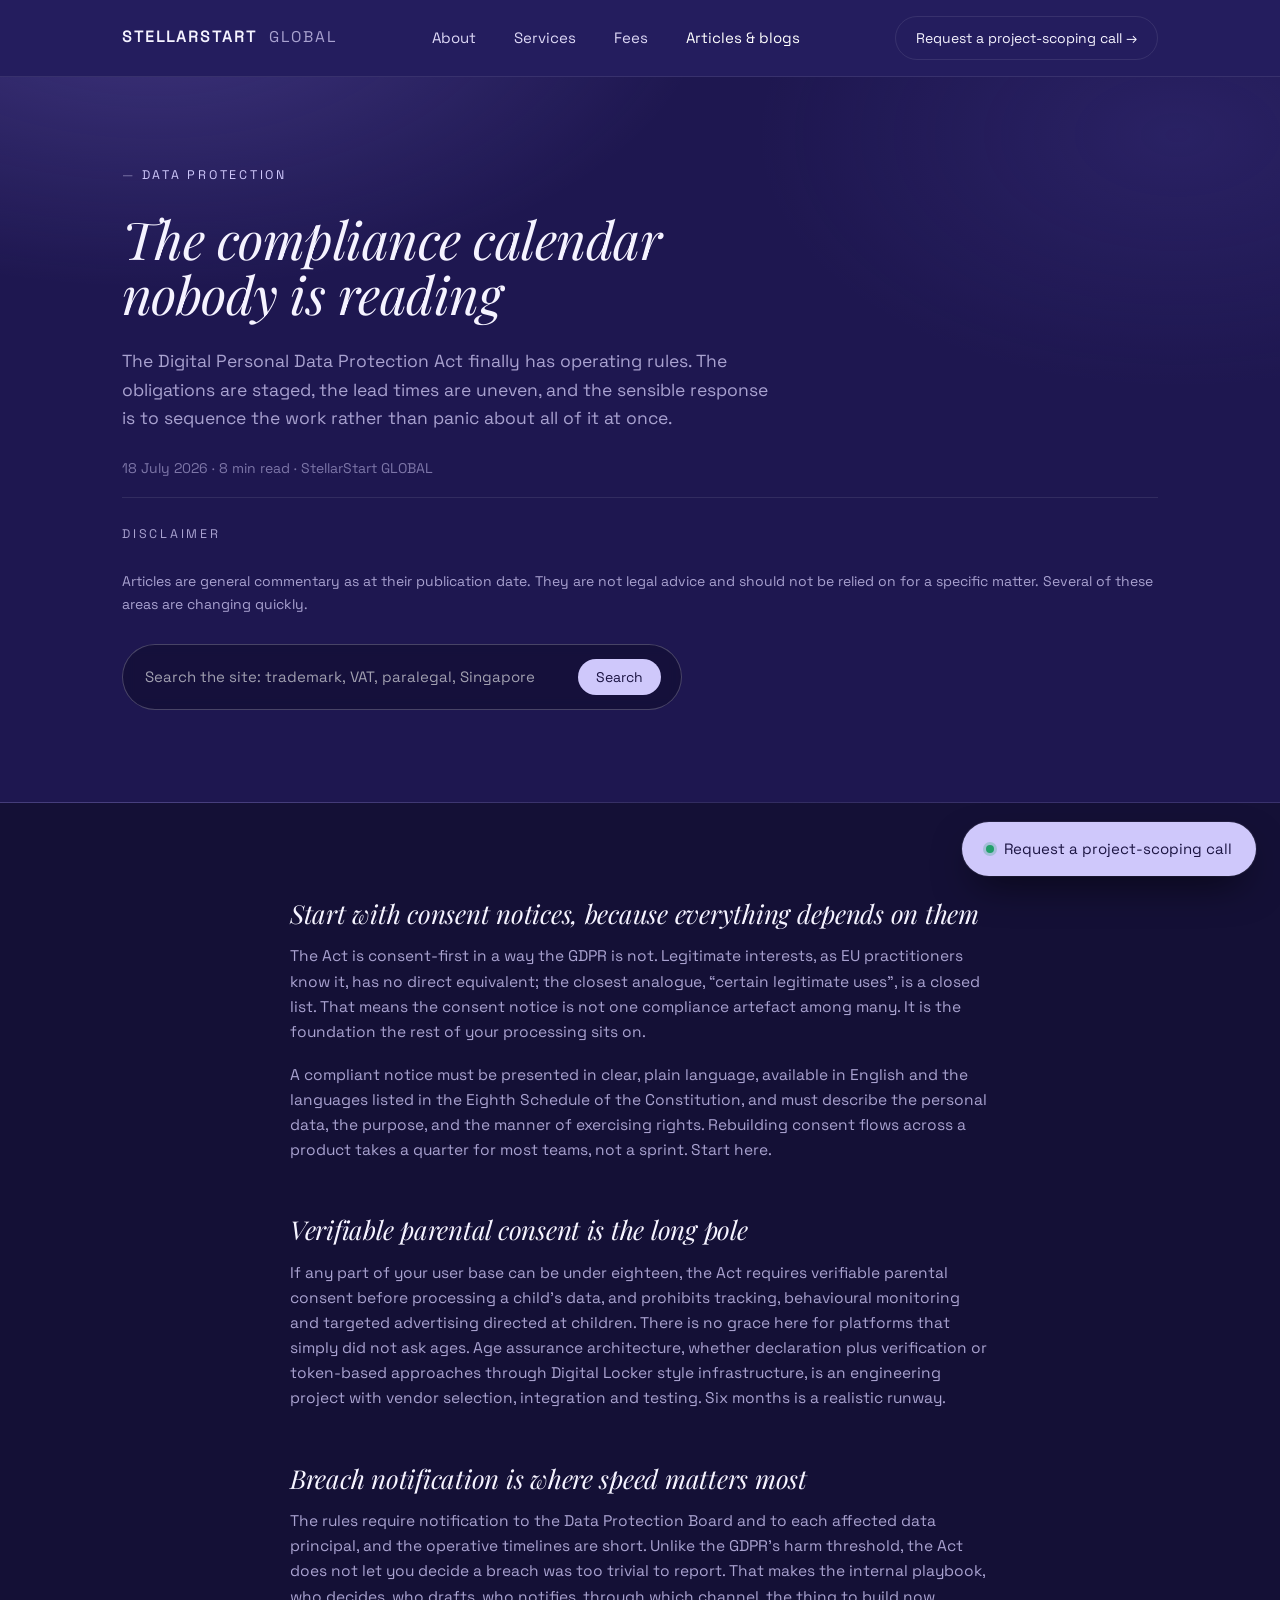
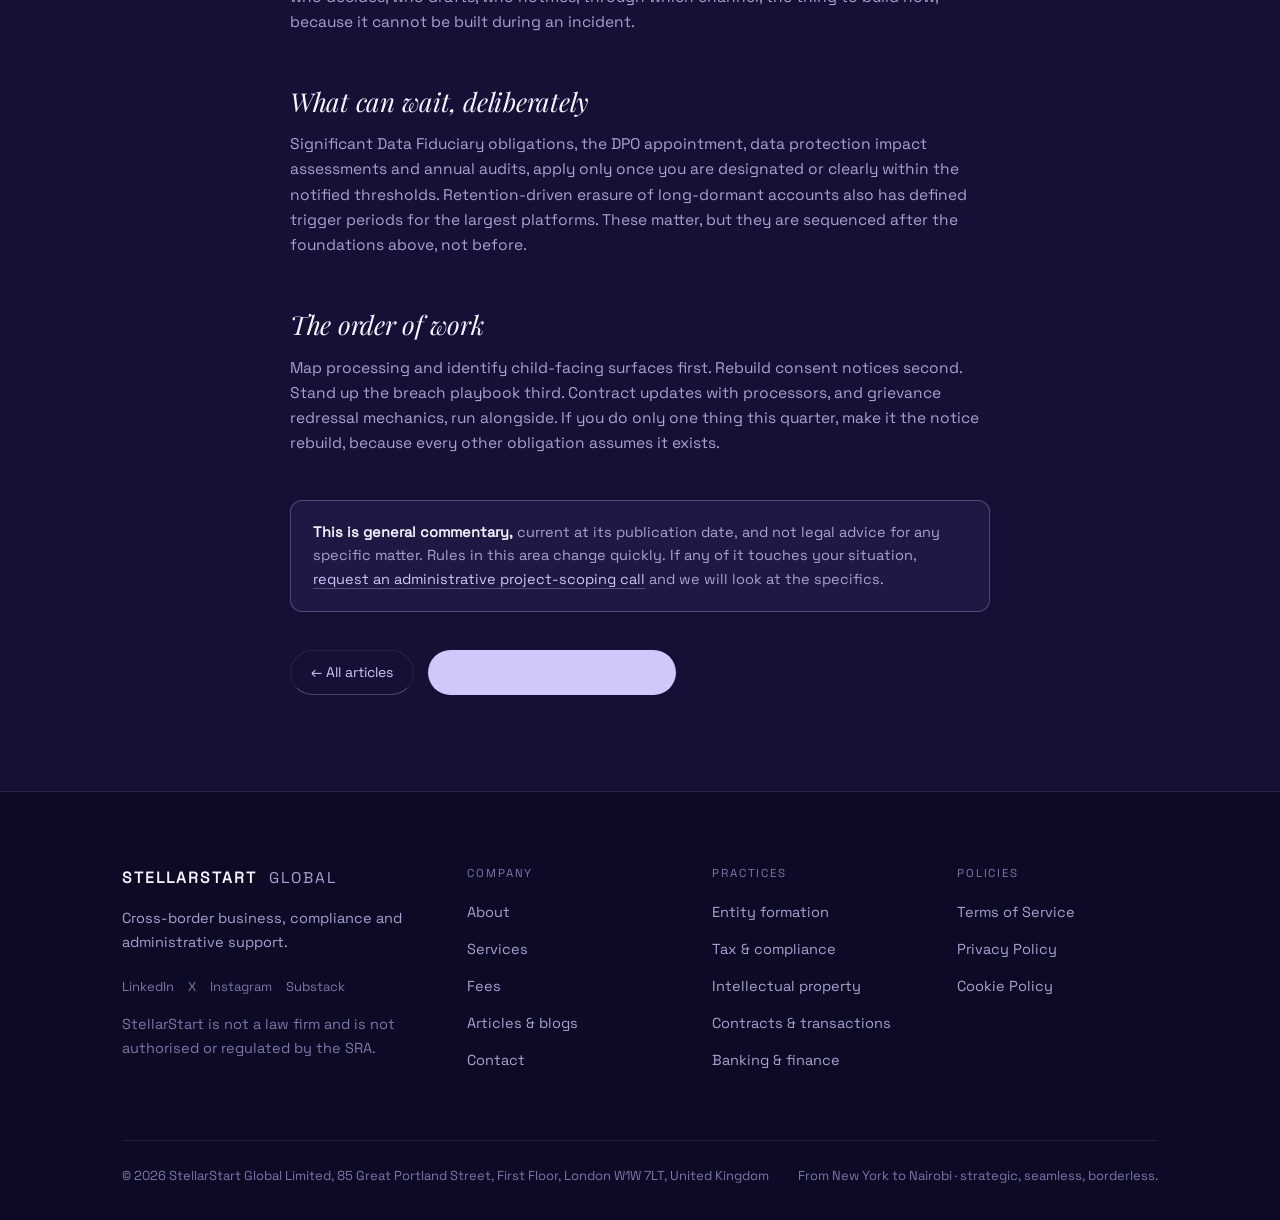
<file: article-dpdp-compliance-calendar.html>
<!DOCTYPE html>
<html lang="en">
<head>
<meta charset="utf-8">
<meta name="viewport" content="width=device-width, initial-scale=1">
<title>The compliance calendar nobody is reading &middot; StellarStart GLOBAL</title>
<meta name="description" content="The Digital Personal Data Protection Act finally has operating rules. The obligations are staged, the lead times are uneven, and the sensible response is to sequence the work rather than panic about all of it at once.">
<link rel="preconnect" href="https://fonts.googleapis.com">
<link rel="preconnect" href="https://fonts.gstatic.com" crossorigin>
<link rel="stylesheet" href="stellar.css">
</head>
<body>

<header class="nav">
  <div class="nav__in">
    <a class="logo" href="index.html"><b>Stellarstart</b> <span>Global</span></a>
    <nav class="nav__links">
      <a href="about.html">About</a>
      <a href="services.html">Services</a>
      <a href="fee.html">Fees</a>
      <a href="articles.html" aria-current="page">Articles &amp; blogs</a>
    </nav>
    <div style="display:flex;align-items:center;gap:14px">
      <a class="btn btn--ghost btn--sm" data-book href="#">Request a project-scoping call &rarr;</a>
      <button class="nav__toggle" data-nav-toggle aria-label="Menu">&#9776;</button>
    </div>
  </div>
</header>

<section class="hero hero--page">
  <div class="wrap">
    <p class="eyebrow">Data protection</p>
    <h1 style="max-width:24ch;font-size:clamp(32px,4.2vw,52px)">The compliance calendar nobody is reading</h1>
    <p class="lede" style="max-width:60ch">The Digital Personal Data Protection Act finally has operating rules. The obligations are staged, the lead times are uneven, and the sensible response is to sequence the work rather than panic about all of it at once.</p>
    <p class="small dim" style="margin-top:24px">18 July 2026 &middot; 8 min read &middot; StellarStart GLOBAL</p>
    <div>
      <hr class="rule" style="margin-bottom: 26px" />
      <p class="eyebrow eyebrow--muted eyebrow--plain">Disclaimer</p>
      <p class="body-copy small">
        Articles are general commentary as at their publication date. They
        are not legal advice and should not be relied on for a specific
        matter. Several of these areas are changing quickly.        
      </p>
    </div>
    <div class="sitesearch" data-sitesearch>
      <div class="sitesearch__in">
        <input type="search" placeholder="Search the site: trademark, VAT, paralegal, Singapore" aria-label="Search the site" autocomplete="off">
        <button type="button">Search</button>
      </div>
      <div class="sitesearch__out" data-ss-out></div>
    </div>
  </div>
</section>

<section class="band band--panel pad">
  <div class="wrap">
    <div class="doc__body" style="margin:0 auto">

<h2>Start with consent notices, because everything depends on them</h2>
<p>The Act is consent-first in a way the GDPR is not. Legitimate interests, as EU practitioners know it, has no direct equivalent; the closest analogue, &ldquo;certain legitimate uses&rdquo;, is a closed list. That means the consent notice is not one compliance artefact among many. It is the foundation the rest of your processing sits on.</p>
<p>A compliant notice must be presented in clear, plain language, available in English and the languages listed in the Eighth Schedule of the Constitution, and must describe the personal data, the purpose, and the manner of exercising rights. Rebuilding consent flows across a product takes a quarter for most teams, not a sprint. Start here.</p>
<h2>Verifiable parental consent is the long pole</h2>
<p>If any part of your user base can be under eighteen, the Act requires verifiable parental consent before processing a child&rsquo;s data, and prohibits tracking, behavioural monitoring and targeted advertising directed at children. There is no grace here for platforms that simply did not ask ages. Age assurance architecture, whether declaration plus verification or token-based approaches through Digital Locker style infrastructure, is an engineering project with vendor selection, integration and testing. Six months is a realistic runway.</p>
<h2>Breach notification is where speed matters most</h2>
<p>The rules require notification to the Data Protection Board and to each affected data principal, and the operative timelines are short. Unlike the GDPR&rsquo;s harm threshold, the Act does not let you decide a breach was too trivial to report. That makes the internal playbook, who decides, who drafts, who notifies, through which channel, the thing to build now, because it cannot be built during an incident.</p>
<h2>What can wait, deliberately</h2>
<p>Significant Data Fiduciary obligations, the DPO appointment, data protection impact assessments and annual audits, apply only once you are designated or clearly within the notified thresholds. Retention-driven erasure of long-dormant accounts also has defined trigger periods for the largest platforms. These matter, but they are sequenced after the foundations above, not before.</p>
<h2>The order of work</h2>
<p>Map processing and identify child-facing surfaces first. Rebuild consent notices second. Stand up the breach playbook third. Contract updates with processors, and grievance redressal mechanics, run alongside. If you do only one thing this quarter, make it the notice rebuild, because every other obligation assumes it exists.</p>
      <div class="notice" style="margin-top:44px">
        <b>This is general commentary,</b> current at its publication date, and not legal advice for any specific matter. Rules in this area change quickly. If any of it touches your situation, <a data-book href="#">request an administrative project-scoping call</a> and we will look at the specifics.
      </div>
      <div class="btn-row">
        <a class="btn btn--ghost btn--sm" href="articles.html">&larr; All articles</a>
        <a class="btn btn--solid btn--sm" data-book href="#">Request a project-scoping call</a>
      </div>
    </div>
  </div>
</section>

<footer class="foot">
  <div class="wrap">
    <div class="foot__top">
      <div>
        <a class="logo" href="index.html"><b>Stellarstart</b> <span>Global</span></a>
        <p class="foot__blurb">Cross-border business, compliance and administrative support.</p>        
        <div class="foot__social">
          <a href="https://www.linkedin.com/company/stellarstart-global/">LinkedIn</a>
          <a href="https://twitter.com/StellarstartG">X</a>
          <a href="https://www.instagram.com/stellarstartglobal">Instagram</a>
          <a href="https://substack.com/@stellarstartglobal">Substack</a>
        </div>
        <a class="foot__line" href="#"><span>StellarStart is not a law firm and is not authorised or regulated by the SRA.</span></a>
      </div>
      <div>
        <h4>Company</h4>
        <ul>
          <li><a href="about.html">About</a></li>
          <li><a href="services.html">Services</a></li>
          <li><a href="fee.html">Fees</a></li>
          <li><a href="articles.html">Articles &amp; blogs</a></li>
          <li><a href="contact.html">Contact</a></li>
        </ul>
      </div>
      <div>
        <h4>Practices</h4>
        <ul>
          <li><a href="services.html#entity-formation">Entity formation</a></li>
          <li><a href="services.html#tax">Tax &amp; compliance</a></li>
          <li><a href="services.html#ip">Intellectual property</a></li>
          <li><a href="services.html#contracts">Contracts &amp; transactions</a></li>
          <li><a href="services.html#banking">Banking &amp; finance</a></li>
        </ul>
      </div>
      <div>
        <h4>Policies</h4>
        <ul>
          <li><a href="terms-of-service.html">Terms of Service</a></li>
          <li><a href="privacy-policy.html">Privacy Policy</a></li>
          <li><a href="cookie-policy.html">Cookie Policy</a></li>
        </ul>
      </div>
    </div>    
    <div class="foot__bar">
      <span>&copy; 2026 StellarStart Global Limited, 85 Great Portland Street, First Floor, London W1W 7LT, United Kingdom</span>
      <span>From New York to Nairobi &middot; strategic, seamless, borderless.</span>
    </div>
  </div>
</footer>

<script src="stellar.js"></script>
</body>
</html>
</file>
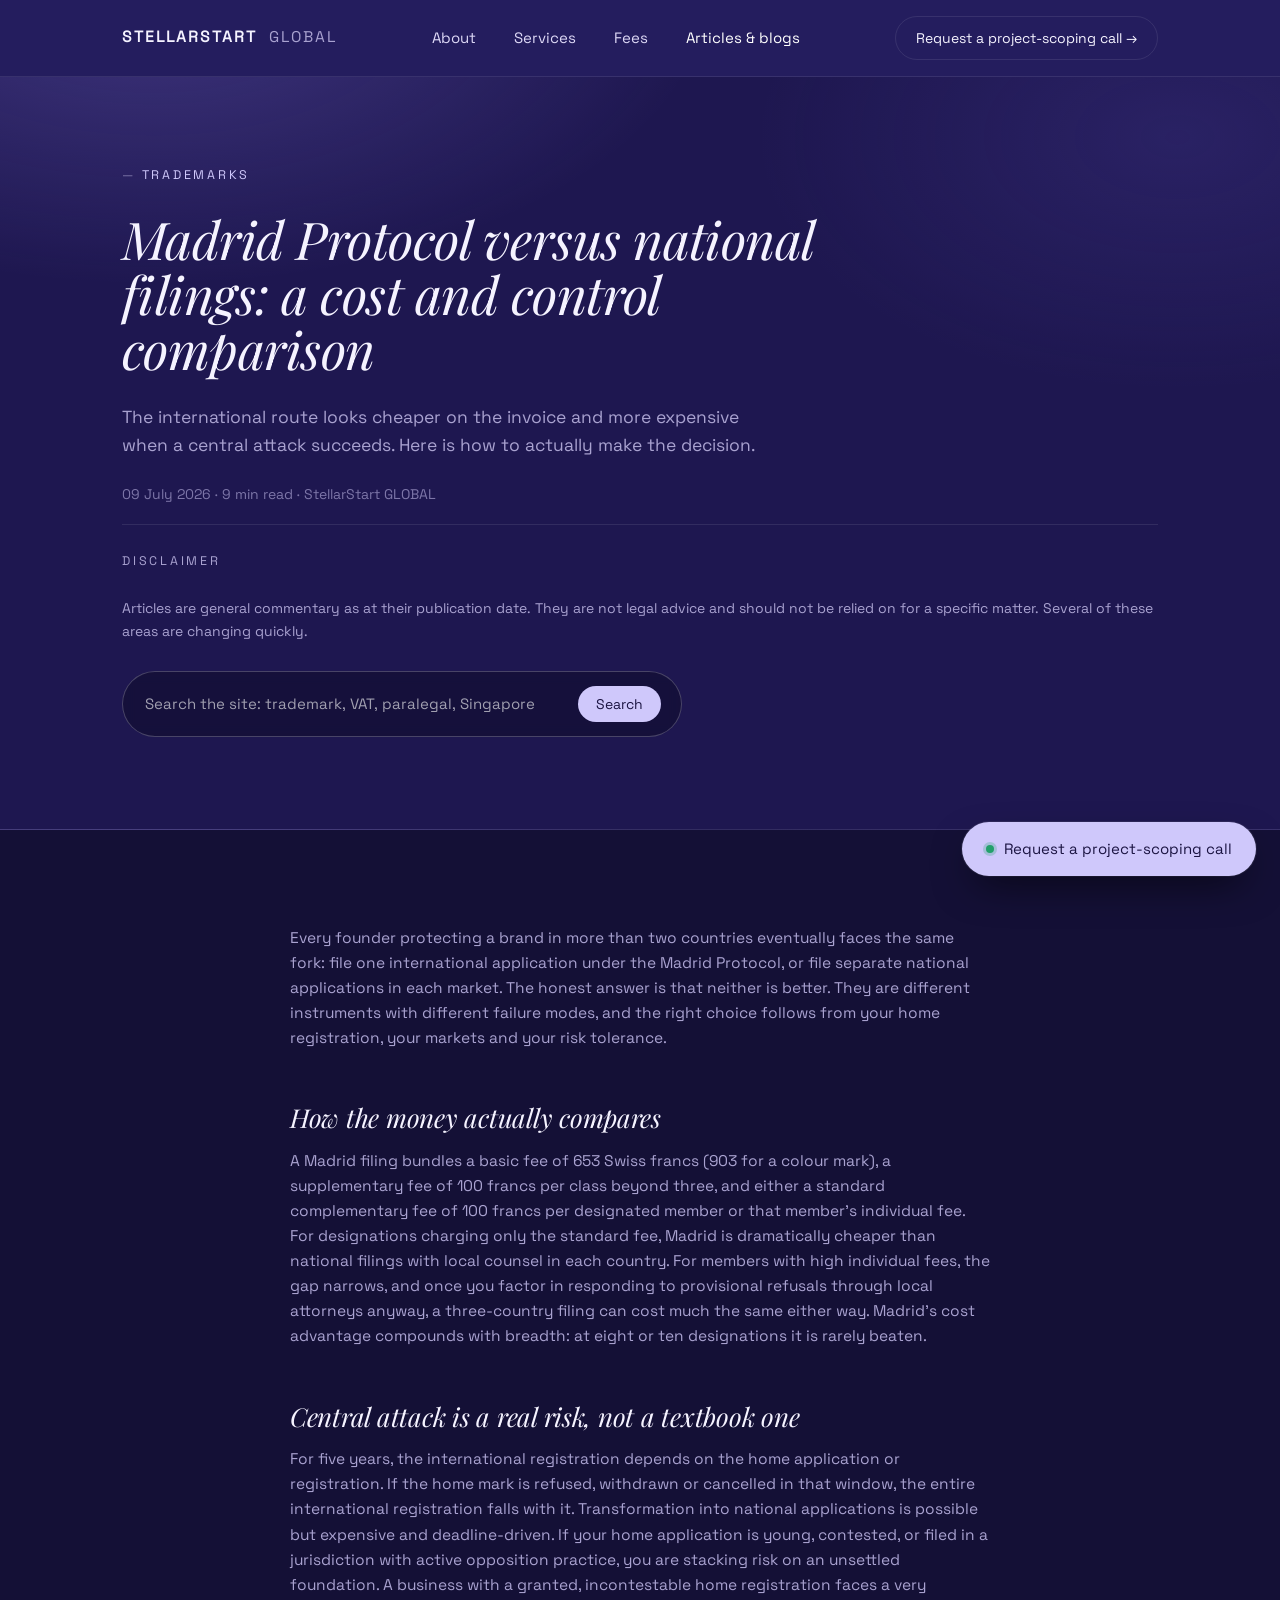
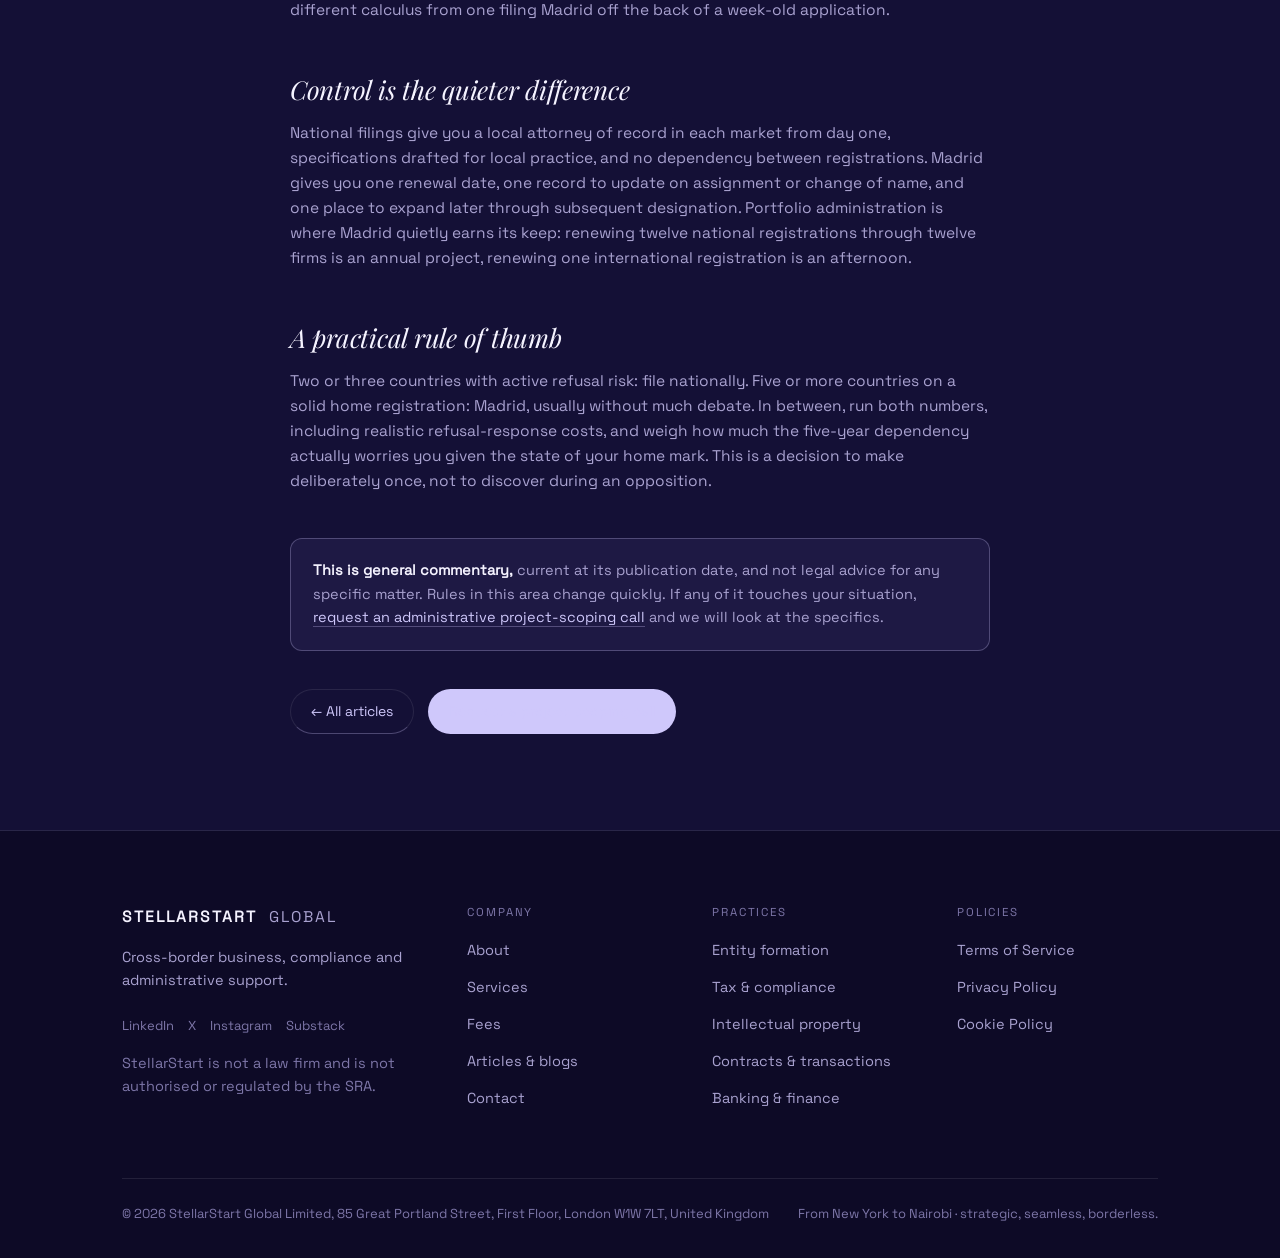
<file: article-madrid-vs-national-filings.html>
<!DOCTYPE html>
<html lang="en">
<head>
<meta charset="utf-8">
<meta name="viewport" content="width=device-width, initial-scale=1">
<title>Madrid Protocol versus national filings: a cost and control comparison &middot; StellarStart GLOBAL</title>
<meta name="description" content="The international route looks cheaper on the invoice and more expensive when a central attack succeeds. Here is how to actually make the decision.">
<link rel="preconnect" href="https://fonts.googleapis.com">
<link rel="preconnect" href="https://fonts.gstatic.com" crossorigin>
<link rel="stylesheet" href="stellar.css">
</head>
<body>

<header class="nav">
  <div class="nav__in">
    <a class="logo" href="index.html"><b>Stellarstart</b> <span>Global</span></a>
    <nav class="nav__links">
      <a href="about.html">About</a>
      <a href="services.html">Services</a>
      <a href="fee.html">Fees</a>
      <a href="articles.html" aria-current="page">Articles &amp; blogs</a>
    </nav>
    <div style="display:flex;align-items:center;gap:14px">
      <a class="btn btn--ghost btn--sm" data-book href="#">Request a project-scoping call &rarr;</a>
      <button class="nav__toggle" data-nav-toggle aria-label="Menu">&#9776;</button>
    </div>
  </div>
</header>

<section class="hero hero--page">
  <div class="wrap">
    <p class="eyebrow">Trademarks</p>
    <h1 style="max-width:24ch;font-size:clamp(32px,4.2vw,52px)">Madrid Protocol versus national filings: a cost and control comparison</h1>
    <p class="lede" style="max-width:60ch">The international route looks cheaper on the invoice and more expensive when a central attack succeeds. Here is how to actually make the decision.</p>
    <p class="small dim" style="margin-top:24px">09 July 2026 &middot; 9 min read &middot; StellarStart GLOBAL</p>
    <div>
      <hr class="rule" style="margin-bottom: 26px" />
      <p class="eyebrow eyebrow--muted eyebrow--plain">Disclaimer</p>
      <p class="body-copy small">
        Articles are general commentary as at their publication date. They
        are not legal advice and should not be relied on for a specific
        matter. Several of these areas are changing quickly.        
      </p>
    </div>
    <div class="sitesearch" data-sitesearch>
      <div class="sitesearch__in">
        <input type="search" placeholder="Search the site: trademark, VAT, paralegal, Singapore" aria-label="Search the site" autocomplete="off">
        <button type="button">Search</button>
      </div>
      <div class="sitesearch__out" data-ss-out></div>
    </div>
  </div>
</section>

<section class="band band--panel pad">
  <div class="wrap">
    <div class="doc__body" style="margin:0 auto">

<p>Every founder protecting a brand in more than two countries eventually faces the same fork: file one international application under the Madrid Protocol, or file separate national applications in each market. The honest answer is that neither is better. They are different instruments with different failure modes, and the right choice follows from your home registration, your markets and your risk tolerance.</p>
<h2>How the money actually compares</h2>
<p>A Madrid filing bundles a basic fee of 653 Swiss francs (903 for a colour mark), a supplementary fee of 100 francs per class beyond three, and either a standard complementary fee of 100 francs per designated member or that member&rsquo;s individual fee. For designations charging only the standard fee, Madrid is dramatically cheaper than national filings with local counsel in each country. For members with high individual fees, the gap narrows, and once you factor in responding to provisional refusals through local attorneys anyway, a three-country filing can cost much the same either way. Madrid&rsquo;s cost advantage compounds with breadth: at eight or ten designations it is rarely beaten.</p>
<h2>Central attack is a real risk, not a textbook one</h2>
<p>For five years, the international registration depends on the home application or registration. If the home mark is refused, withdrawn or cancelled in that window, the entire international registration falls with it. Transformation into national applications is possible but expensive and deadline-driven. If your home application is young, contested, or filed in a jurisdiction with active opposition practice, you are stacking risk on an unsettled foundation. A business with a granted, incontestable home registration faces a very different calculus from one filing Madrid off the back of a week-old application.</p>
<h2>Control is the quieter difference</h2>
<p>National filings give you a local attorney of record in each market from day one, specifications drafted for local practice, and no dependency between registrations. Madrid gives you one renewal date, one record to update on assignment or change of name, and one place to expand later through subsequent designation. Portfolio administration is where Madrid quietly earns its keep: renewing twelve national registrations through twelve firms is an annual project, renewing one international registration is an afternoon.</p>
<h2>A practical rule of thumb</h2>
<p>Two or three countries with active refusal risk: file nationally. Five or more countries on a solid home registration: Madrid, usually without much debate. In between, run both numbers, including realistic refusal-response costs, and weigh how much the five-year dependency actually worries you given the state of your home mark. This is a decision to make deliberately once, not to discover during an opposition.</p>
      <div class="notice" style="margin-top:44px">
        <b>This is general commentary,</b> current at its publication date, and not legal advice for any specific matter. Rules in this area change quickly. If any of it touches your situation, <a data-book href="#">request an administrative project-scoping call</a> and we will look at the specifics.
      </div>
      <div class="btn-row">
        <a class="btn btn--ghost btn--sm" href="articles.html">&larr; All articles</a>
        <a class="btn btn--solid btn--sm" data-book href="#">Request a project-scoping call</a>
      </div>
    </div>
  </div>
</section>

<footer class="foot">
  <div class="wrap">
    <div class="foot__top">
      <div>
        <a class="logo" href="index.html"><b>Stellarstart</b> <span>Global</span></a>
        <p class="foot__blurb">Cross-border business, compliance and administrative support.</p>        
        <div class="foot__social">
          <a href="https://www.linkedin.com/company/stellarstart-global/">LinkedIn</a>
          <a href="https://twitter.com/StellarstartG">X</a>
          <a href="https://www.instagram.com/stellarstartglobal">Instagram</a>
          <a href="https://substack.com/@stellarstartglobal">Substack</a>
        </div>
        <a class="foot__line" href="#"><span>StellarStart is not a law firm and is not authorised or regulated by the SRA.</span></a>
      </div>
      <div>
        <h4>Company</h4>
        <ul>
          <li><a href="about.html">About</a></li>
          <li><a href="services.html">Services</a></li>
          <li><a href="fee.html">Fees</a></li>
          <li><a href="articles.html">Articles &amp; blogs</a></li>
          <li><a href="contact.html">Contact</a></li>
        </ul>
      </div>
      <div>
        <h4>Practices</h4>
        <ul>
          <li><a href="services.html#entity-formation">Entity formation</a></li>
          <li><a href="services.html#tax">Tax &amp; compliance</a></li>
          <li><a href="services.html#ip">Intellectual property</a></li>
          <li><a href="services.html#contracts">Contracts &amp; transactions</a></li>
          <li><a href="services.html#banking">Banking &amp; finance</a></li>
        </ul>
      </div>
      <div>
        <h4>Policies</h4>
        <ul>
          <li><a href="terms-of-service.html">Terms of Service</a></li>
          <li><a href="privacy-policy.html">Privacy Policy</a></li>
          <li><a href="cookie-policy.html">Cookie Policy</a></li>
        </ul>
      </div>
    </div>    
    <div class="foot__bar">
      <span>&copy; 2026 StellarStart Global Limited, 85 Great Portland Street, First Floor, London W1W 7LT, United Kingdom</span>
      <span>From New York to Nairobi &middot; strategic, seamless, borderless.</span>
    </div>
  </div>
</footer>

<script src="stellar.js"></script>
</body>
</html>
</file>
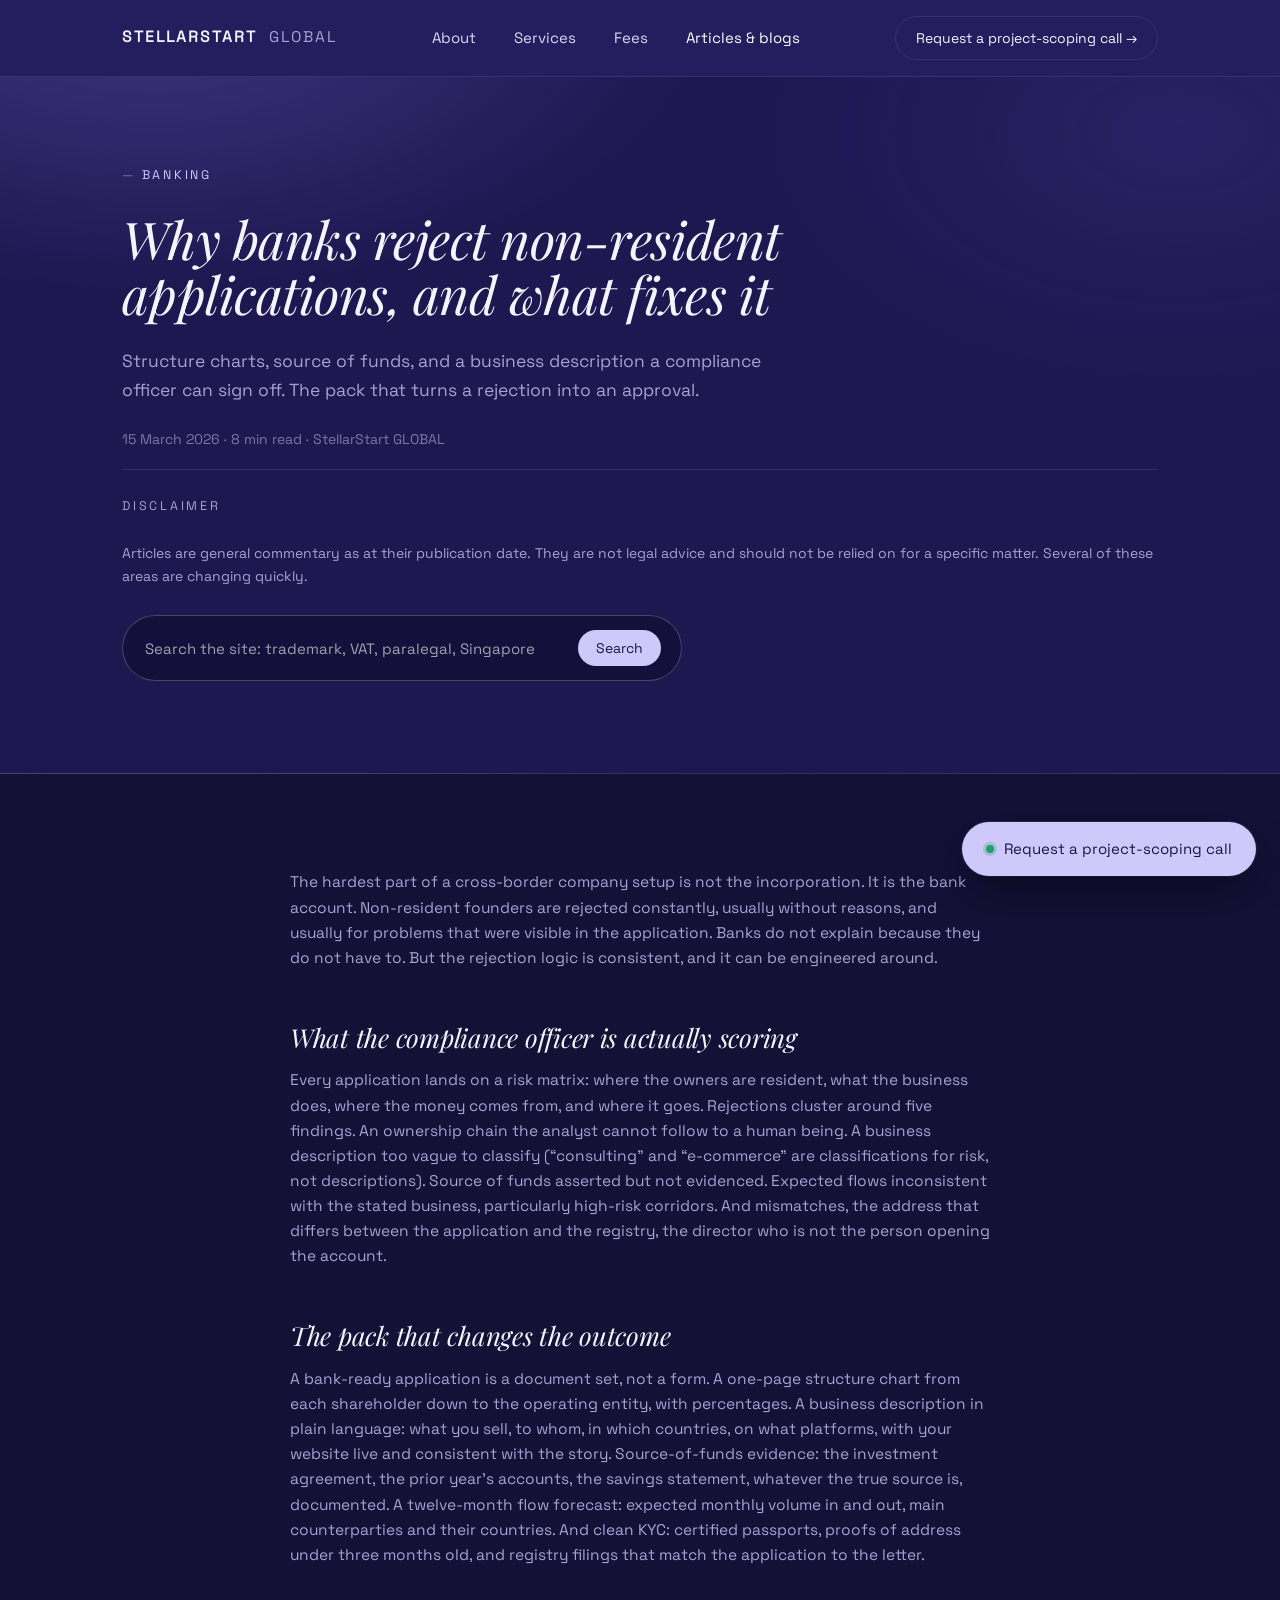
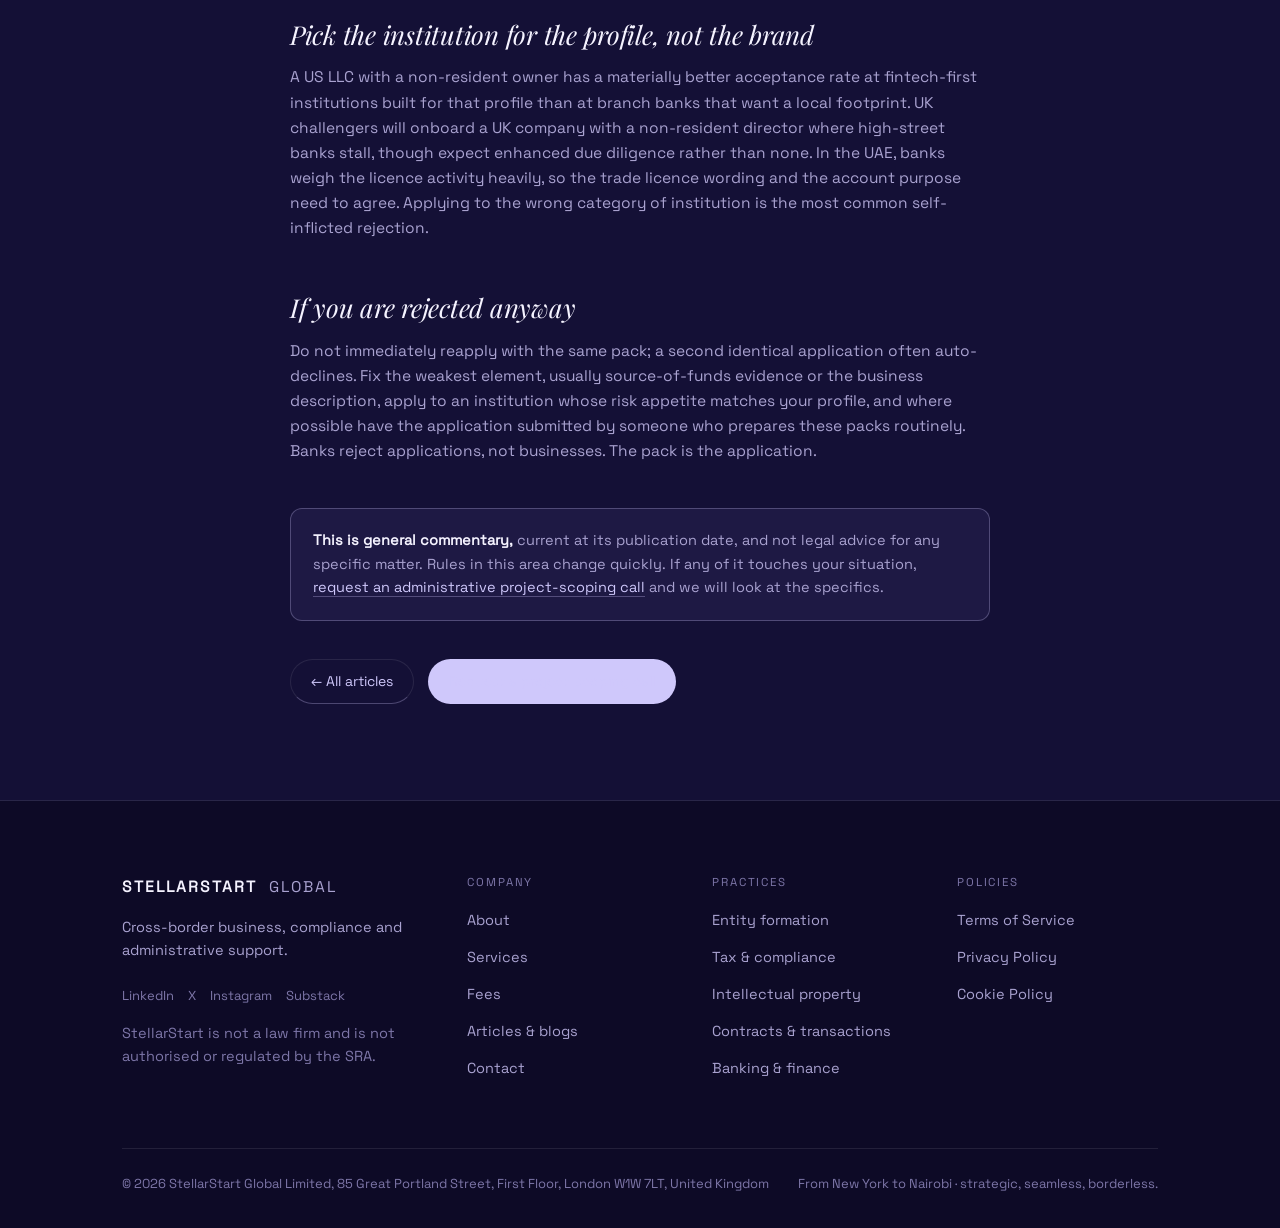
<file: article-nonresident-banking-rejections.html>
<!DOCTYPE html>
<html lang="en">
<head>
<meta charset="utf-8">
<meta name="viewport" content="width=device-width, initial-scale=1">
<title>Why banks reject non-resident applications, and what fixes it &middot; StellarStart GLOBAL</title>
<meta name="description" content="Structure charts, source of funds, and a business description a compliance officer can sign off. The pack that turns a rejection into an approval.">
<link rel="preconnect" href="https://fonts.googleapis.com">
<link rel="preconnect" href="https://fonts.gstatic.com" crossorigin>
<link rel="stylesheet" href="stellar.css">
</head>
<body>

<header class="nav">
  <div class="nav__in">
    <a class="logo" href="index.html"><b>Stellarstart</b> <span>Global</span></a>
    <nav class="nav__links">
      <a href="about.html">About</a>
      <a href="services.html">Services</a>
      <a href="fee.html">Fees</a>
      <a href="articles.html" aria-current="page">Articles &amp; blogs</a>
    </nav>
    <div style="display:flex;align-items:center;gap:14px">
      <a class="btn btn--ghost btn--sm" data-book href="#">Request a project-scoping call &rarr;</a>
      <button class="nav__toggle" data-nav-toggle aria-label="Menu">&#9776;</button>
    </div>
  </div>
</header>

<section class="hero hero--page">
  <div class="wrap">
    <p class="eyebrow">Banking</p>
    <h1 style="max-width:24ch;font-size:clamp(32px,4.2vw,52px)">Why banks reject non-resident applications, and what fixes it</h1>
    <p class="lede" style="max-width:60ch">Structure charts, source of funds, and a business description a compliance officer can sign off. The pack that turns a rejection into an approval.</p>
    <p class="small dim" style="margin-top:24px">15 March 2026 &middot; 8 min read &middot; StellarStart GLOBAL</p>
    <div>
      <hr class="rule" style="margin-bottom: 26px" />
      <p class="eyebrow eyebrow--muted eyebrow--plain">Disclaimer</p>
      <p class="body-copy small">
        Articles are general commentary as at their publication date. They
        are not legal advice and should not be relied on for a specific
        matter. Several of these areas are changing quickly.        
      </p>
    </div>
    <div class="sitesearch" data-sitesearch>
      <div class="sitesearch__in">
        <input type="search" placeholder="Search the site: trademark, VAT, paralegal, Singapore" aria-label="Search the site" autocomplete="off">
        <button type="button">Search</button>
      </div>
      <div class="sitesearch__out" data-ss-out></div>
    </div>
  </div>
</section>

<section class="band band--panel pad">
  <div class="wrap">
    <div class="doc__body" style="margin:0 auto">

<p>The hardest part of a cross-border company setup is not the incorporation. It is the bank account. Non-resident founders are rejected constantly, usually without reasons, and usually for problems that were visible in the application. Banks do not explain because they do not have to. But the rejection logic is consistent, and it can be engineered around.</p>
<h2>What the compliance officer is actually scoring</h2>
<p>Every application lands on a risk matrix: where the owners are resident, what the business does, where the money comes from, and where it goes. Rejections cluster around five findings. An ownership chain the analyst cannot follow to a human being. A business description too vague to classify (&ldquo;consulting&rdquo; and &ldquo;e-commerce&rdquo; are classifications for risk, not descriptions). Source of funds asserted but not evidenced. Expected flows inconsistent with the stated business, particularly high-risk corridors. And mismatches, the address that differs between the application and the registry, the director who is not the person opening the account.</p>
<h2>The pack that changes the outcome</h2>
<p>A bank-ready application is a document set, not a form. A one-page structure chart from each shareholder down to the operating entity, with percentages. A business description in plain language: what you sell, to whom, in which countries, on what platforms, with your website live and consistent with the story. Source-of-funds evidence: the investment agreement, the prior year&rsquo;s accounts, the savings statement, whatever the true source is, documented. A twelve-month flow forecast: expected monthly volume in and out, main counterparties and their countries. And clean KYC: certified passports, proofs of address under three months old, and registry filings that match the application to the letter.</p>
<h2>Pick the institution for the profile, not the brand</h2>
<p>A US LLC with a non-resident owner has a materially better acceptance rate at fintech-first institutions built for that profile than at branch banks that want a local footprint. UK challengers will onboard a UK company with a non-resident director where high-street banks stall, though expect enhanced due diligence rather than none. In the UAE, banks weigh the licence activity heavily, so the trade licence wording and the account purpose need to agree. Applying to the wrong category of institution is the most common self-inflicted rejection.</p>
<h2>If you are rejected anyway</h2>
<p>Do not immediately reapply with the same pack; a second identical application often auto-declines. Fix the weakest element, usually source-of-funds evidence or the business description, apply to an institution whose risk appetite matches your profile, and where possible have the application submitted by someone who prepares these packs routinely. Banks reject applications, not businesses. The pack is the application.</p>
      <div class="notice" style="margin-top:44px">
        <b>This is general commentary,</b> current at its publication date, and not legal advice for any specific matter. Rules in this area change quickly. If any of it touches your situation, <a data-book href="#">request an administrative project-scoping call</a> and we will look at the specifics.
      </div>
      <div class="btn-row">
        <a class="btn btn--ghost btn--sm" href="articles.html">&larr; All articles</a>
        <a class="btn btn--solid btn--sm" data-book href="#">Request a project-scoping call</a>
      </div>
    </div>
  </div>
</section>

<footer class="foot">
  <div class="wrap">
    <div class="foot__top">
      <div>
        <a class="logo" href="index.html"><b>Stellarstart</b> <span>Global</span></a>
        <p class="foot__blurb">Cross-border business, compliance and administrative support.</p>        
        <div class="foot__social">
          <a href="https://www.linkedin.com/company/stellarstart-global/">LinkedIn</a>
          <a href="https://twitter.com/StellarstartG">X</a>
          <a href="https://www.instagram.com/stellarstartglobal">Instagram</a>
          <a href="https://substack.com/@stellarstartglobal">Substack</a>
        </div>
        <a class="foot__line" href="#"><span>StellarStart is not a law firm and is not authorised or regulated by the SRA.</span></a>
      </div>
      <div>
        <h4>Company</h4>
        <ul>
          <li><a href="about.html">About</a></li>
          <li><a href="services.html">Services</a></li>
          <li><a href="fee.html">Fees</a></li>
          <li><a href="articles.html">Articles &amp; blogs</a></li>
          <li><a href="contact.html">Contact</a></li>
        </ul>
      </div>
      <div>
        <h4>Practices</h4>
        <ul>
          <li><a href="services.html#entity-formation">Entity formation</a></li>
          <li><a href="services.html#tax">Tax &amp; compliance</a></li>
          <li><a href="services.html#ip">Intellectual property</a></li>
          <li><a href="services.html#contracts">Contracts &amp; transactions</a></li>
          <li><a href="services.html#banking">Banking &amp; finance</a></li>
        </ul>
      </div>
      <div>
        <h4>Policies</h4>
        <ul>
          <li><a href="terms-of-service.html">Terms of Service</a></li>
          <li><a href="privacy-policy.html">Privacy Policy</a></li>
          <li><a href="cookie-policy.html">Cookie Policy</a></li>
        </ul>
      </div>
    </div>    
    <div class="foot__bar">
      <span>&copy; 2026 StellarStart Global Limited, 85 Great Portland Street, First Floor, London W1W 7LT, United Kingdom</span>
      <span>From New York to Nairobi &middot; strategic, seamless, borderless.</span>
    </div>
  </div>
</footer>

<script src="stellar.js"></script>
</body>
</html>
</file>
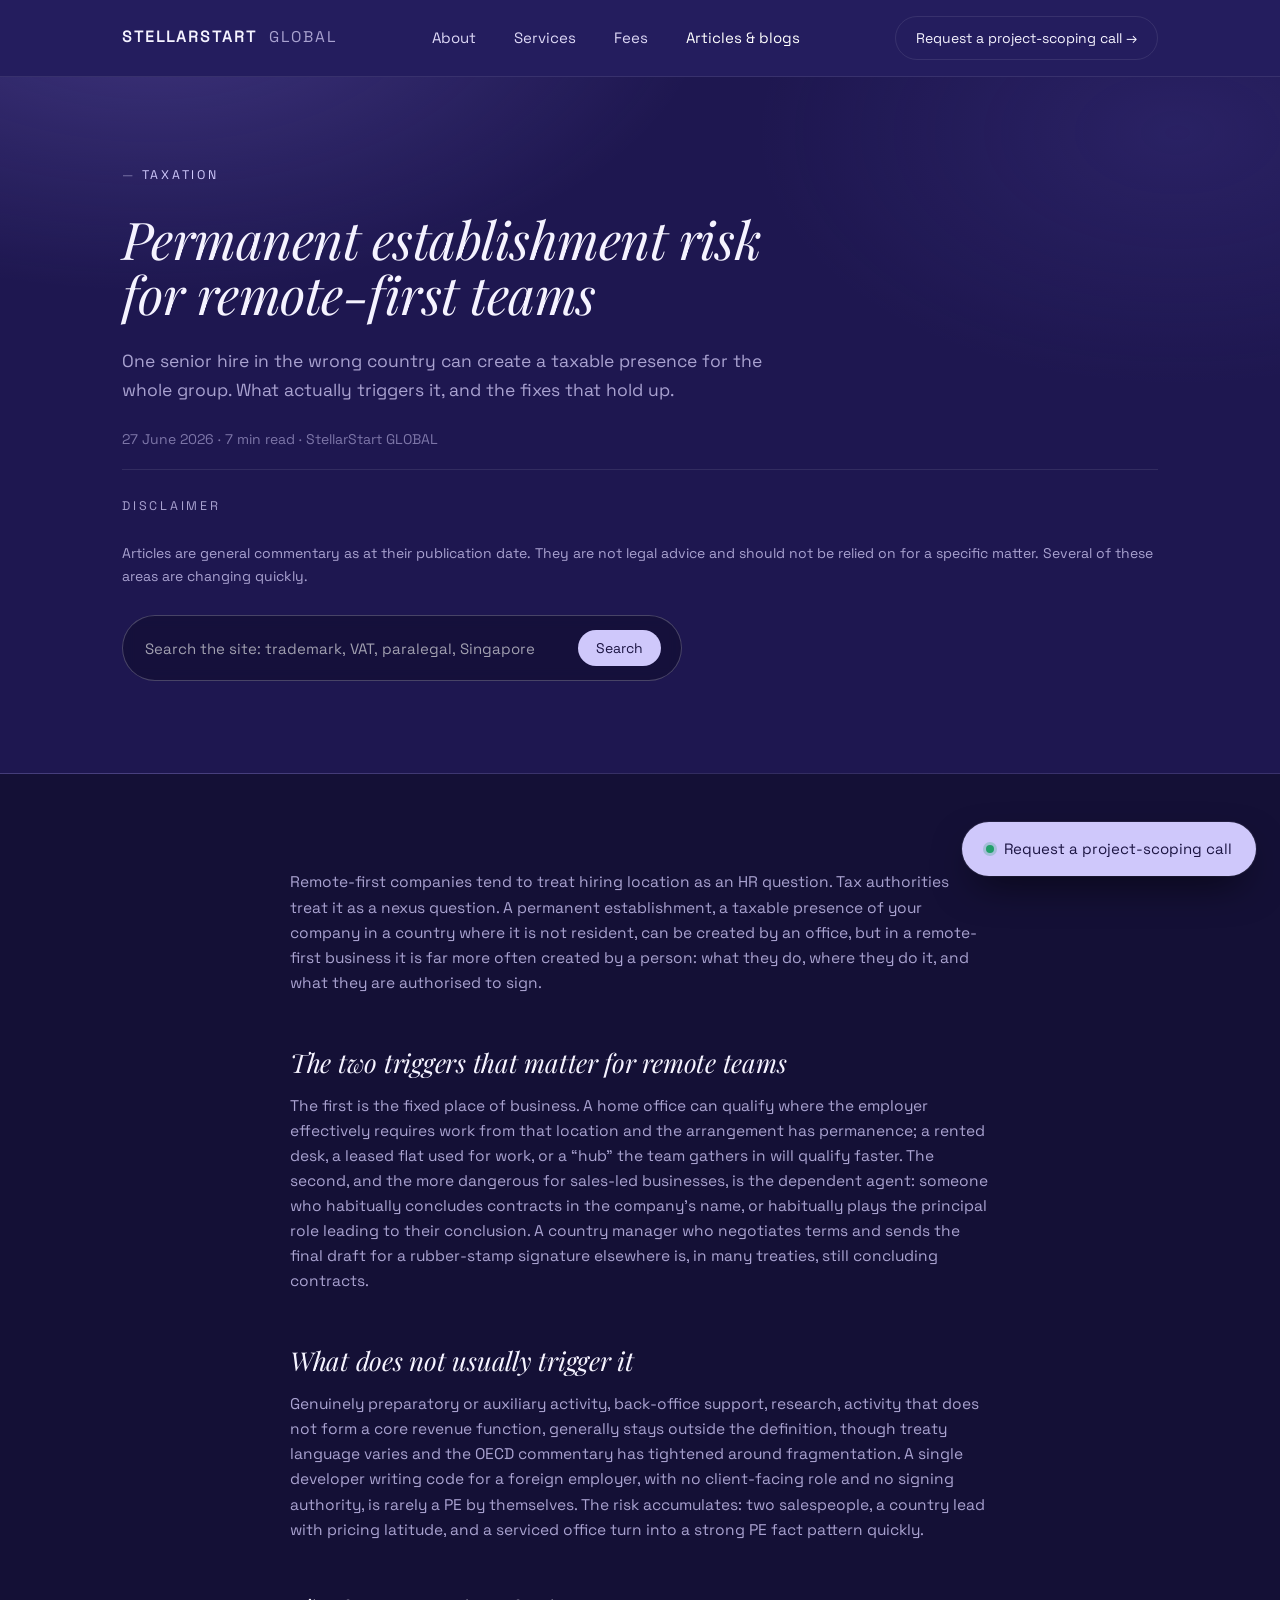
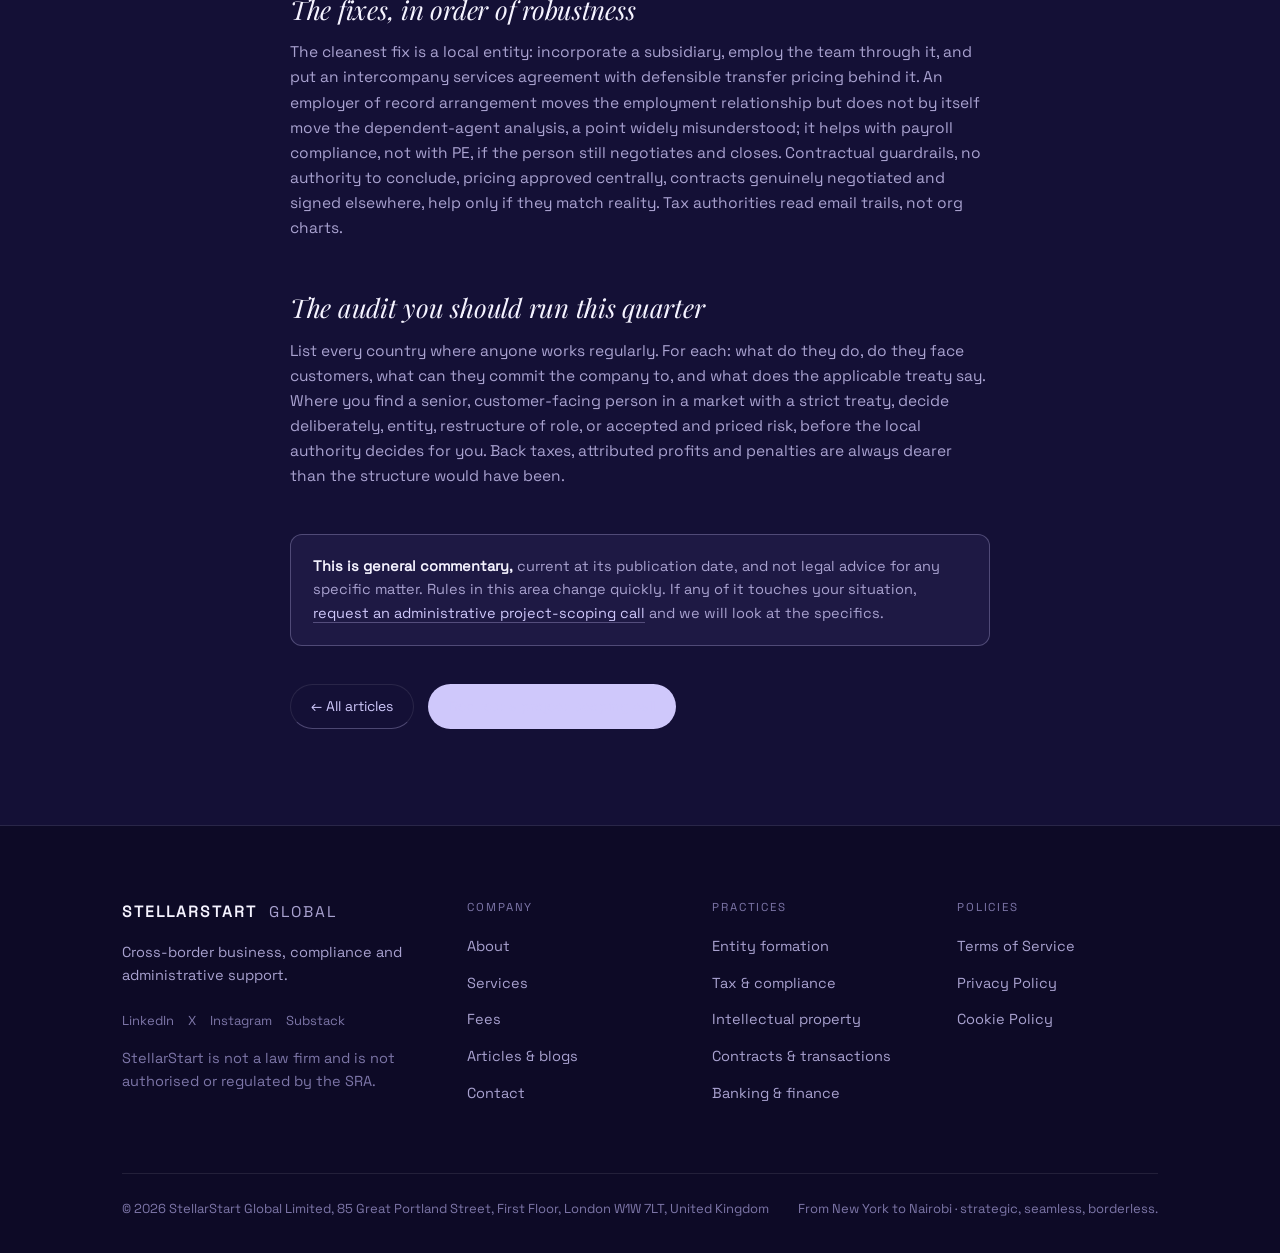
<file: article-permanent-establishment-remote-teams.html>
<!DOCTYPE html>
<html lang="en">
<head>
<meta charset="utf-8">
<meta name="viewport" content="width=device-width, initial-scale=1">
<title>Permanent establishment risk for remote-first teams &middot; StellarStart GLOBAL</title>
<meta name="description" content="One senior hire in the wrong country can create a taxable presence for the whole group. What actually triggers it, and the fixes that hold up.">
<link rel="preconnect" href="https://fonts.googleapis.com">
<link rel="preconnect" href="https://fonts.gstatic.com" crossorigin>
<link rel="stylesheet" href="stellar.css">
</head>
<body>

<header class="nav">
  <div class="nav__in">
    <a class="logo" href="index.html"><b>Stellarstart</b> <span>Global</span></a>
    <nav class="nav__links">
      <a href="about.html">About</a>
      <a href="services.html">Services</a>
      <a href="fee.html">Fees</a>
      <a href="articles.html" aria-current="page">Articles &amp; blogs</a>
    </nav>
    <div style="display:flex;align-items:center;gap:14px">
      <a class="btn btn--ghost btn--sm" data-book href="#">Request a project-scoping call &rarr;</a>
      <button class="nav__toggle" data-nav-toggle aria-label="Menu">&#9776;</button>
    </div>
  </div>
</header>

<section class="hero hero--page">
  <div class="wrap">
    <p class="eyebrow">Taxation</p>
    <h1 style="max-width:24ch;font-size:clamp(32px,4.2vw,52px)">Permanent establishment risk for remote-first teams</h1>
    <p class="lede" style="max-width:60ch">One senior hire in the wrong country can create a taxable presence for the whole group. What actually triggers it, and the fixes that hold up.</p>
    <p class="small dim" style="margin-top:24px">27 June 2026 &middot; 7 min read &middot; StellarStart GLOBAL</p>
    <div>
      <hr class="rule" style="margin-bottom: 26px" />
      <p class="eyebrow eyebrow--muted eyebrow--plain">Disclaimer</p>
      <p class="body-copy small">
        Articles are general commentary as at their publication date. They
        are not legal advice and should not be relied on for a specific
        matter. Several of these areas are changing quickly.        
      </p>
    </div>
    <div class="sitesearch" data-sitesearch>
      <div class="sitesearch__in">
        <input type="search" placeholder="Search the site: trademark, VAT, paralegal, Singapore" aria-label="Search the site" autocomplete="off">
        <button type="button">Search</button>
      </div>
      <div class="sitesearch__out" data-ss-out></div>
    </div>
  </div>
</section>

<section class="band band--panel pad">
  <div class="wrap">
    <div class="doc__body" style="margin:0 auto">

<p>Remote-first companies tend to treat hiring location as an HR question. Tax authorities treat it as a nexus question. A permanent establishment, a taxable presence of your company in a country where it is not resident, can be created by an office, but in a remote-first business it is far more often created by a person: what they do, where they do it, and what they are authorised to sign.</p>
<h2>The two triggers that matter for remote teams</h2>
<p>The first is the fixed place of business. A home office can qualify where the employer effectively requires work from that location and the arrangement has permanence; a rented desk, a leased flat used for work, or a &ldquo;hub&rdquo; the team gathers in will qualify faster. The second, and the more dangerous for sales-led businesses, is the dependent agent: someone who habitually concludes contracts in the company&rsquo;s name, or habitually plays the principal role leading to their conclusion. A country manager who negotiates terms and sends the final draft for a rubber-stamp signature elsewhere is, in many treaties, still concluding contracts.</p>
<h2>What does not usually trigger it</h2>
<p>Genuinely preparatory or auxiliary activity, back-office support, research, activity that does not form a core revenue function, generally stays outside the definition, though treaty language varies and the OECD commentary has tightened around fragmentation. A single developer writing code for a foreign employer, with no client-facing role and no signing authority, is rarely a PE by themselves. The risk accumulates: two salespeople, a country lead with pricing latitude, and a serviced office turn into a strong PE fact pattern quickly.</p>
<h2>The fixes, in order of robustness</h2>
<p>The cleanest fix is a local entity: incorporate a subsidiary, employ the team through it, and put an intercompany services agreement with defensible transfer pricing behind it. An employer of record arrangement moves the employment relationship but does not by itself move the dependent-agent analysis, a point widely misunderstood; it helps with payroll compliance, not with PE, if the person still negotiates and closes. Contractual guardrails, no authority to conclude, pricing approved centrally, contracts genuinely negotiated and signed elsewhere, help only if they match reality. Tax authorities read email trails, not org charts.</p>
<h2>The audit you should run this quarter</h2>
<p>List every country where anyone works regularly. For each: what do they do, do they face customers, what can they commit the company to, and what does the applicable treaty say. Where you find a senior, customer-facing person in a market with a strict treaty, decide deliberately, entity, restructure of role, or accepted and priced risk, before the local authority decides for you. Back taxes, attributed profits and penalties are always dearer than the structure would have been.</p>
      <div class="notice" style="margin-top:44px">
        <b>This is general commentary,</b> current at its publication date, and not legal advice for any specific matter. Rules in this area change quickly. If any of it touches your situation, <a data-book href="#">request an administrative project-scoping call</a> and we will look at the specifics.
      </div>
      <div class="btn-row">
        <a class="btn btn--ghost btn--sm" href="articles.html">&larr; All articles</a>
        <a class="btn btn--solid btn--sm" data-book href="#">Request a project-scoping call</a>
      </div>
    </div>
  </div>
</section>

<footer class="foot">
  <div class="wrap">
    <div class="foot__top">
      <div>
        <a class="logo" href="index.html"><b>Stellarstart</b> <span>Global</span></a>
        <p class="foot__blurb">Cross-border business, compliance and administrative support.</p>        
        <div class="foot__social">
          <a href="https://www.linkedin.com/company/stellarstart-global/">LinkedIn</a>
          <a href="https://twitter.com/StellarstartG">X</a>
          <a href="https://www.instagram.com/stellarstartglobal">Instagram</a>
          <a href="https://substack.com/@stellarstartglobal">Substack</a>
        </div>
        <a class="foot__line" href="#"><span>StellarStart is not a law firm and is not authorised or regulated by the SRA.</span></a>
      </div>
      <div>
        <h4>Company</h4>
        <ul>
          <li><a href="about.html">About</a></li>
          <li><a href="services.html">Services</a></li>
          <li><a href="fee.html">Fees</a></li>
          <li><a href="articles.html">Articles &amp; blogs</a></li>
          <li><a href="contact.html">Contact</a></li>
        </ul>
      </div>
      <div>
        <h4>Practices</h4>
        <ul>
          <li><a href="services.html#entity-formation">Entity formation</a></li>
          <li><a href="services.html#tax">Tax &amp; compliance</a></li>
          <li><a href="services.html#ip">Intellectual property</a></li>
          <li><a href="services.html#contracts">Contracts &amp; transactions</a></li>
          <li><a href="services.html#banking">Banking &amp; finance</a></li>
        </ul>
      </div>
      <div>
        <h4>Policies</h4>
        <ul>
          <li><a href="terms-of-service.html">Terms of Service</a></li>
          <li><a href="privacy-policy.html">Privacy Policy</a></li>
          <li><a href="cookie-policy.html">Cookie Policy</a></li>
        </ul>
      </div>
    </div>    
    <div class="foot__bar">
      <span>&copy; 2026 StellarStart Global Limited, 85 Great Portland Street, First Floor, London W1W 7LT, United Kingdom</span>
      <span>From New York to Nairobi &middot; strategic, seamless, borderless.</span>
    </div>
  </div>
</footer>

<script src="stellar.js"></script>
</body>
</html>
</file>
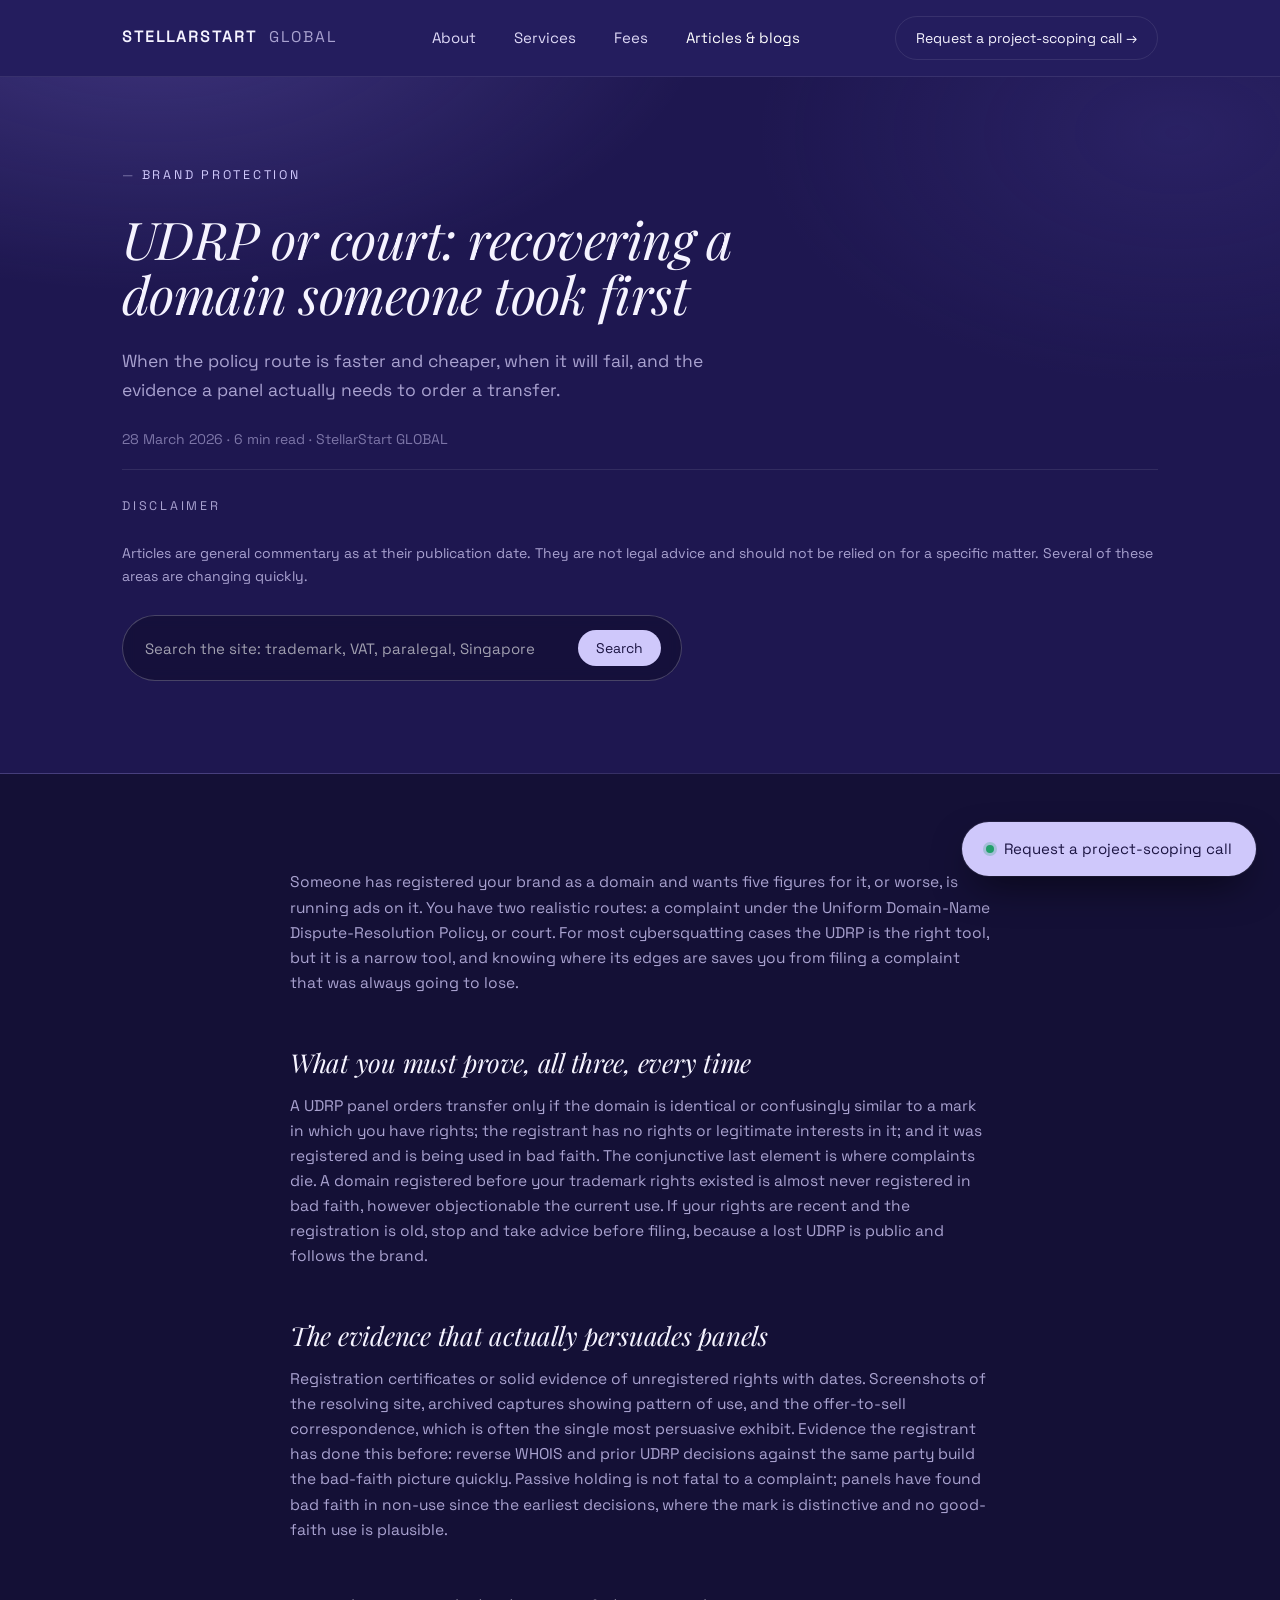
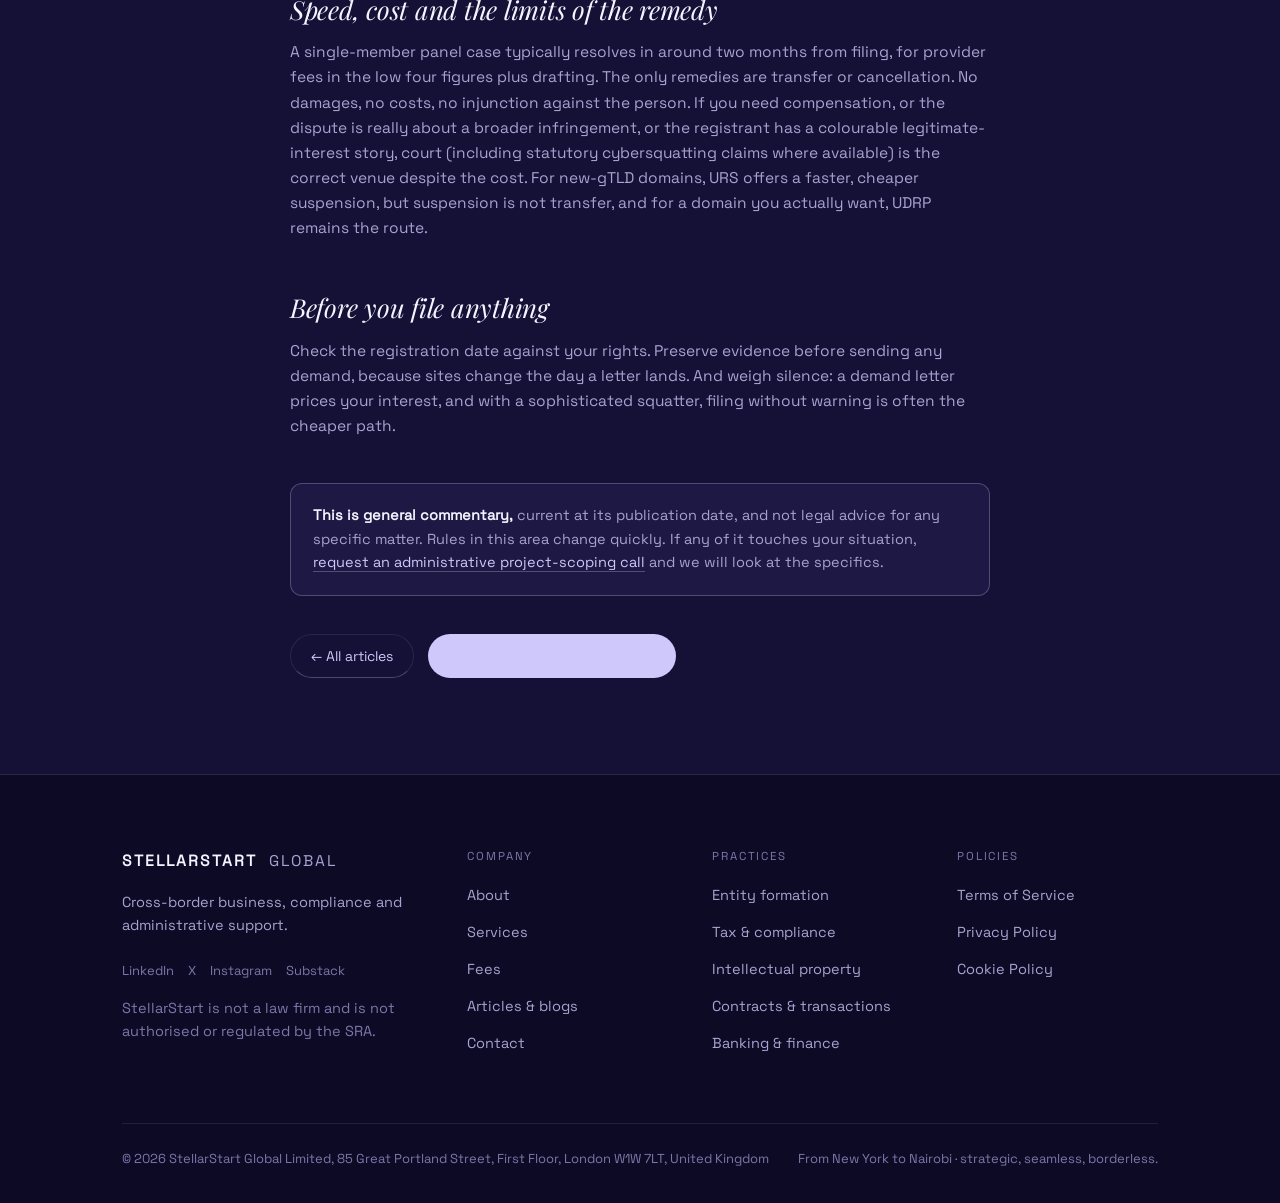
<file: article-udrp-domain-recovery.html>
<!DOCTYPE html>
<html lang="en">
<head>
<meta charset="utf-8">
<meta name="viewport" content="width=device-width, initial-scale=1">
<title>UDRP or court: recovering a domain someone took first &middot; StellarStart GLOBAL</title>
<meta name="description" content="When the policy route is faster and cheaper, when it will fail, and the evidence a panel actually needs to order a transfer.">
<link rel="preconnect" href="https://fonts.googleapis.com">
<link rel="preconnect" href="https://fonts.gstatic.com" crossorigin>
<link rel="stylesheet" href="stellar.css">
</head>
<body>

<header class="nav">
  <div class="nav__in">
    <a class="logo" href="index.html"><b>Stellarstart</b> <span>Global</span></a>
    <nav class="nav__links">
      <a href="about.html">About</a>
      <a href="services.html">Services</a>
      <a href="fee.html">Fees</a>
      <a href="articles.html" aria-current="page">Articles &amp; blogs</a>
    </nav>
    <div style="display:flex;align-items:center;gap:14px">
      <a class="btn btn--ghost btn--sm" data-book href="#">Request a project-scoping call &rarr;</a>
      <button class="nav__toggle" data-nav-toggle aria-label="Menu">&#9776;</button>
    </div>
  </div>
</header>

<section class="hero hero--page">
  <div class="wrap">
    <p class="eyebrow">Brand protection</p>
    <h1 style="max-width:24ch;font-size:clamp(32px,4.2vw,52px)">UDRP or court: recovering a domain someone took first</h1>
    <p class="lede" style="max-width:60ch">When the policy route is faster and cheaper, when it will fail, and the evidence a panel actually needs to order a transfer.</p>
    <p class="small dim" style="margin-top:24px">28 March 2026 &middot; 6 min read &middot; StellarStart GLOBAL</p>
    <div>
      <hr class="rule" style="margin-bottom: 26px" />
      <p class="eyebrow eyebrow--muted eyebrow--plain">Disclaimer</p>
      <p class="body-copy small">
        Articles are general commentary as at their publication date. They
        are not legal advice and should not be relied on for a specific
        matter. Several of these areas are changing quickly.        
      </p>
    </div>
    <div class="sitesearch" data-sitesearch>
      <div class="sitesearch__in">
        <input type="search" placeholder="Search the site: trademark, VAT, paralegal, Singapore" aria-label="Search the site" autocomplete="off">
        <button type="button">Search</button>
      </div>
      <div class="sitesearch__out" data-ss-out></div>
    </div>
  </div>
</section>

<section class="band band--panel pad">
  <div class="wrap">
    <div class="doc__body" style="margin:0 auto">

<p>Someone has registered your brand as a domain and wants five figures for it, or worse, is running ads on it. You have two realistic routes: a complaint under the Uniform Domain-Name Dispute-Resolution Policy, or court. For most cybersquatting cases the UDRP is the right tool, but it is a narrow tool, and knowing where its edges are saves you from filing a complaint that was always going to lose.</p>
<h2>What you must prove, all three, every time</h2>
<p>A UDRP panel orders transfer only if the domain is identical or confusingly similar to a mark in which you have rights; the registrant has no rights or legitimate interests in it; and it was registered and is being used in bad faith. The conjunctive last element is where complaints die. A domain registered before your trademark rights existed is almost never registered in bad faith, however objectionable the current use. If your rights are recent and the registration is old, stop and take advice before filing, because a lost UDRP is public and follows the brand.</p>
<h2>The evidence that actually persuades panels</h2>
<p>Registration certificates or solid evidence of unregistered rights with dates. Screenshots of the resolving site, archived captures showing pattern of use, and the offer-to-sell correspondence, which is often the single most persuasive exhibit. Evidence the registrant has done this before: reverse WHOIS and prior UDRP decisions against the same party build the bad-faith picture quickly. Passive holding is not fatal to a complaint; panels have found bad faith in non-use since the earliest decisions, where the mark is distinctive and no good-faith use is plausible.</p>
<h2>Speed, cost and the limits of the remedy</h2>
<p>A single-member panel case typically resolves in around two months from filing, for provider fees in the low four figures plus drafting. The only remedies are transfer or cancellation. No damages, no costs, no injunction against the person. If you need compensation, or the dispute is really about a broader infringement, or the registrant has a colourable legitimate-interest story, court (including statutory cybersquatting claims where available) is the correct venue despite the cost. For new-gTLD domains, URS offers a faster, cheaper suspension, but suspension is not transfer, and for a domain you actually want, UDRP remains the route.</p>
<h2>Before you file anything</h2>
<p>Check the registration date against your rights. Preserve evidence before sending any demand, because sites change the day a letter lands. And weigh silence: a demand letter prices your interest, and with a sophisticated squatter, filing without warning is often the cheaper path.</p>
      <div class="notice" style="margin-top:44px">
        <b>This is general commentary,</b> current at its publication date, and not legal advice for any specific matter. Rules in this area change quickly. If any of it touches your situation, <a data-book href="#">request an administrative project-scoping call</a> and we will look at the specifics.
      </div>
      <div class="btn-row">
        <a class="btn btn--ghost btn--sm" href="articles.html">&larr; All articles</a>
        <a class="btn btn--solid btn--sm" data-book href="#">Request a project-scoping call</a>
      </div>
    </div>
  </div>
</section>

<footer class="foot">
  <div class="wrap">
    <div class="foot__top">
      <div>
        <a class="logo" href="index.html"><b>Stellarstart</b> <span>Global</span></a>
        <p class="foot__blurb">Cross-border business, compliance and administrative support.</p>        
        <div class="foot__social">
          <a href="https://www.linkedin.com/company/stellarstart-global/">LinkedIn</a>
          <a href="https://twitter.com/StellarstartG">X</a>
          <a href="https://www.instagram.com/stellarstartglobal">Instagram</a>
          <a href="https://substack.com/@stellarstartglobal">Substack</a>
        </div>
        <a class="foot__line" href="#"><span>StellarStart is not a law firm and is not authorised or regulated by the SRA.</span></a>
      </div>
      <div>
        <h4>Company</h4>
        <ul>
          <li><a href="about.html">About</a></li>
          <li><a href="services.html">Services</a></li>
          <li><a href="fee.html">Fees</a></li>
          <li><a href="articles.html">Articles &amp; blogs</a></li>
          <li><a href="contact.html">Contact</a></li>
        </ul>
      </div>
      <div>
        <h4>Practices</h4>
        <ul>
          <li><a href="services.html#entity-formation">Entity formation</a></li>
          <li><a href="services.html#tax">Tax &amp; compliance</a></li>
          <li><a href="services.html#ip">Intellectual property</a></li>
          <li><a href="services.html#contracts">Contracts &amp; transactions</a></li>
          <li><a href="services.html#banking">Banking &amp; finance</a></li>
        </ul>
      </div>
      <div>
        <h4>Policies</h4>
        <ul>
          <li><a href="terms-of-service.html">Terms of Service</a></li>
          <li><a href="privacy-policy.html">Privacy Policy</a></li>
          <li><a href="cookie-policy.html">Cookie Policy</a></li>
        </ul>
      </div>
    </div>    
    <div class="foot__bar">
      <span>&copy; 2026 StellarStart Global Limited, 85 Great Portland Street, First Floor, London W1W 7LT, United Kingdom</span>
      <span>From New York to Nairobi &middot; strategic, seamless, borderless.</span>
    </div>
  </div>
</footer>

<script src="stellar.js"></script>
</body>
</html>
</file>
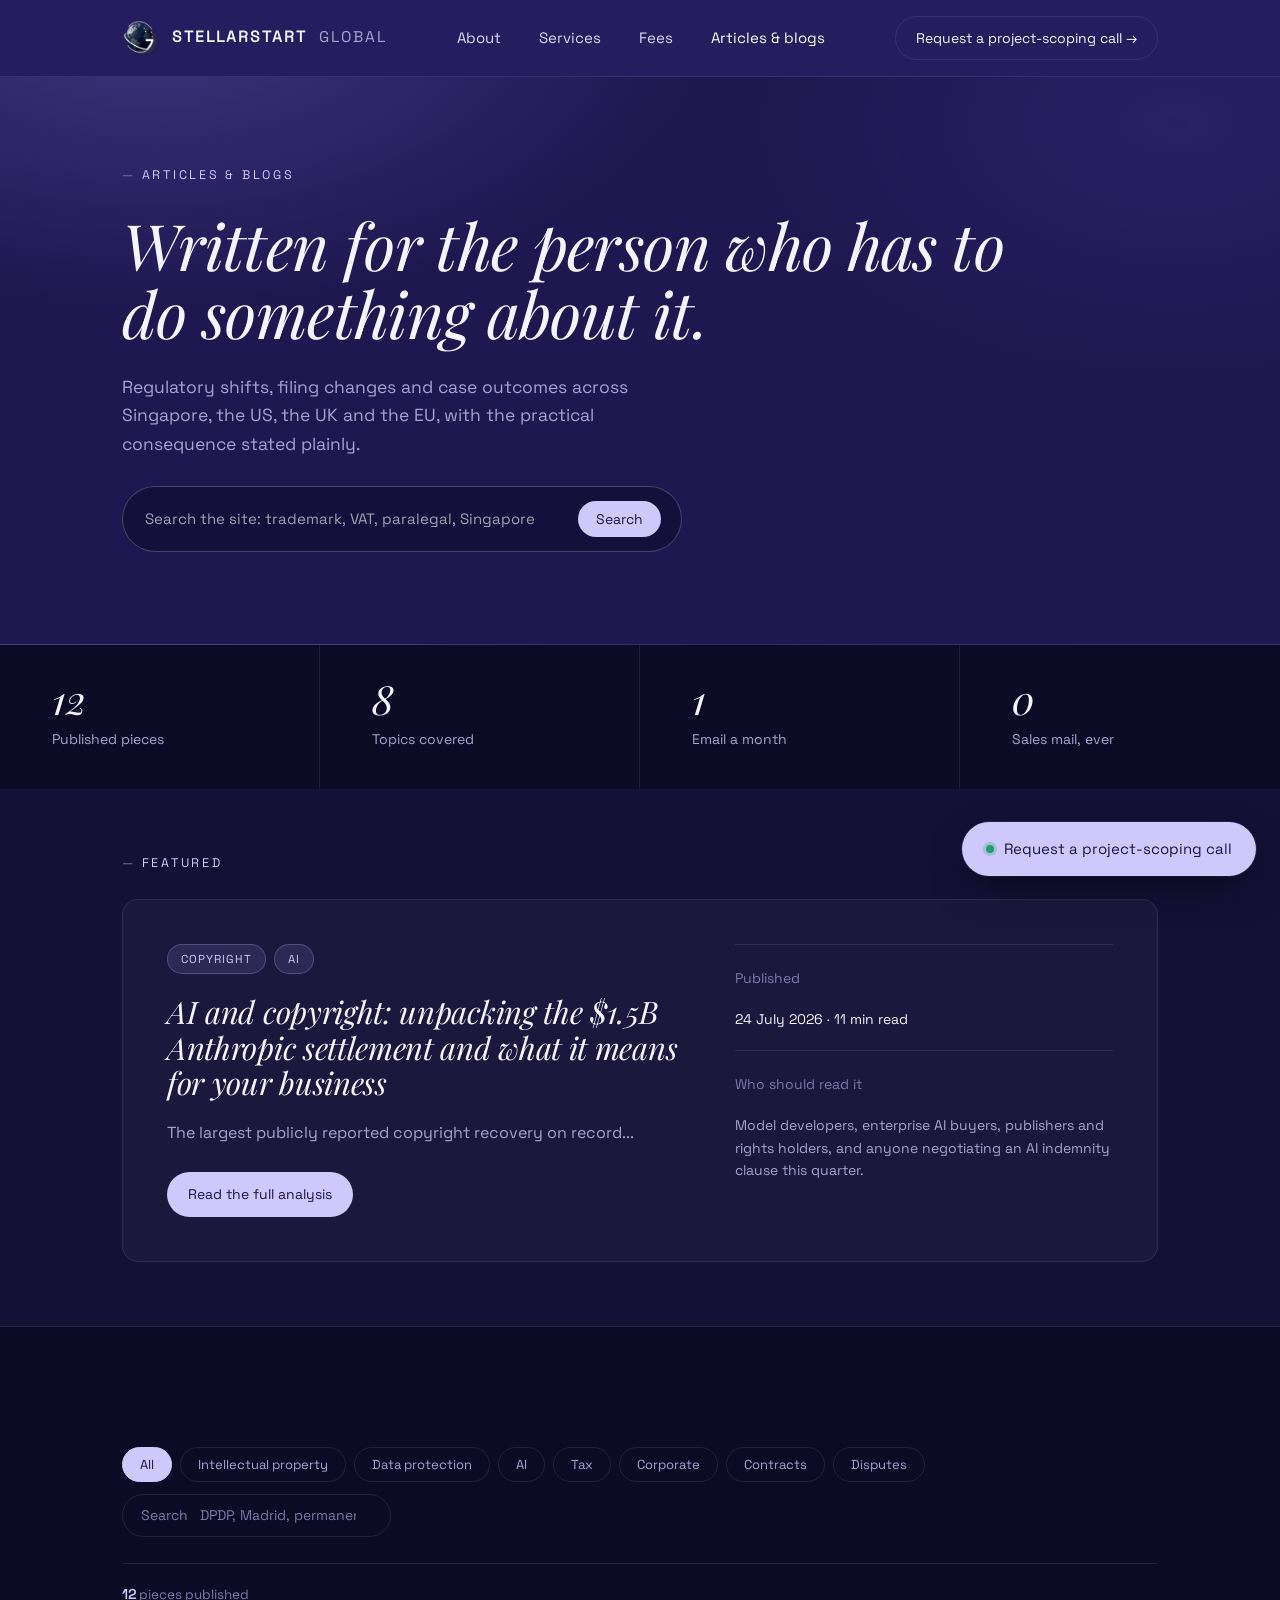
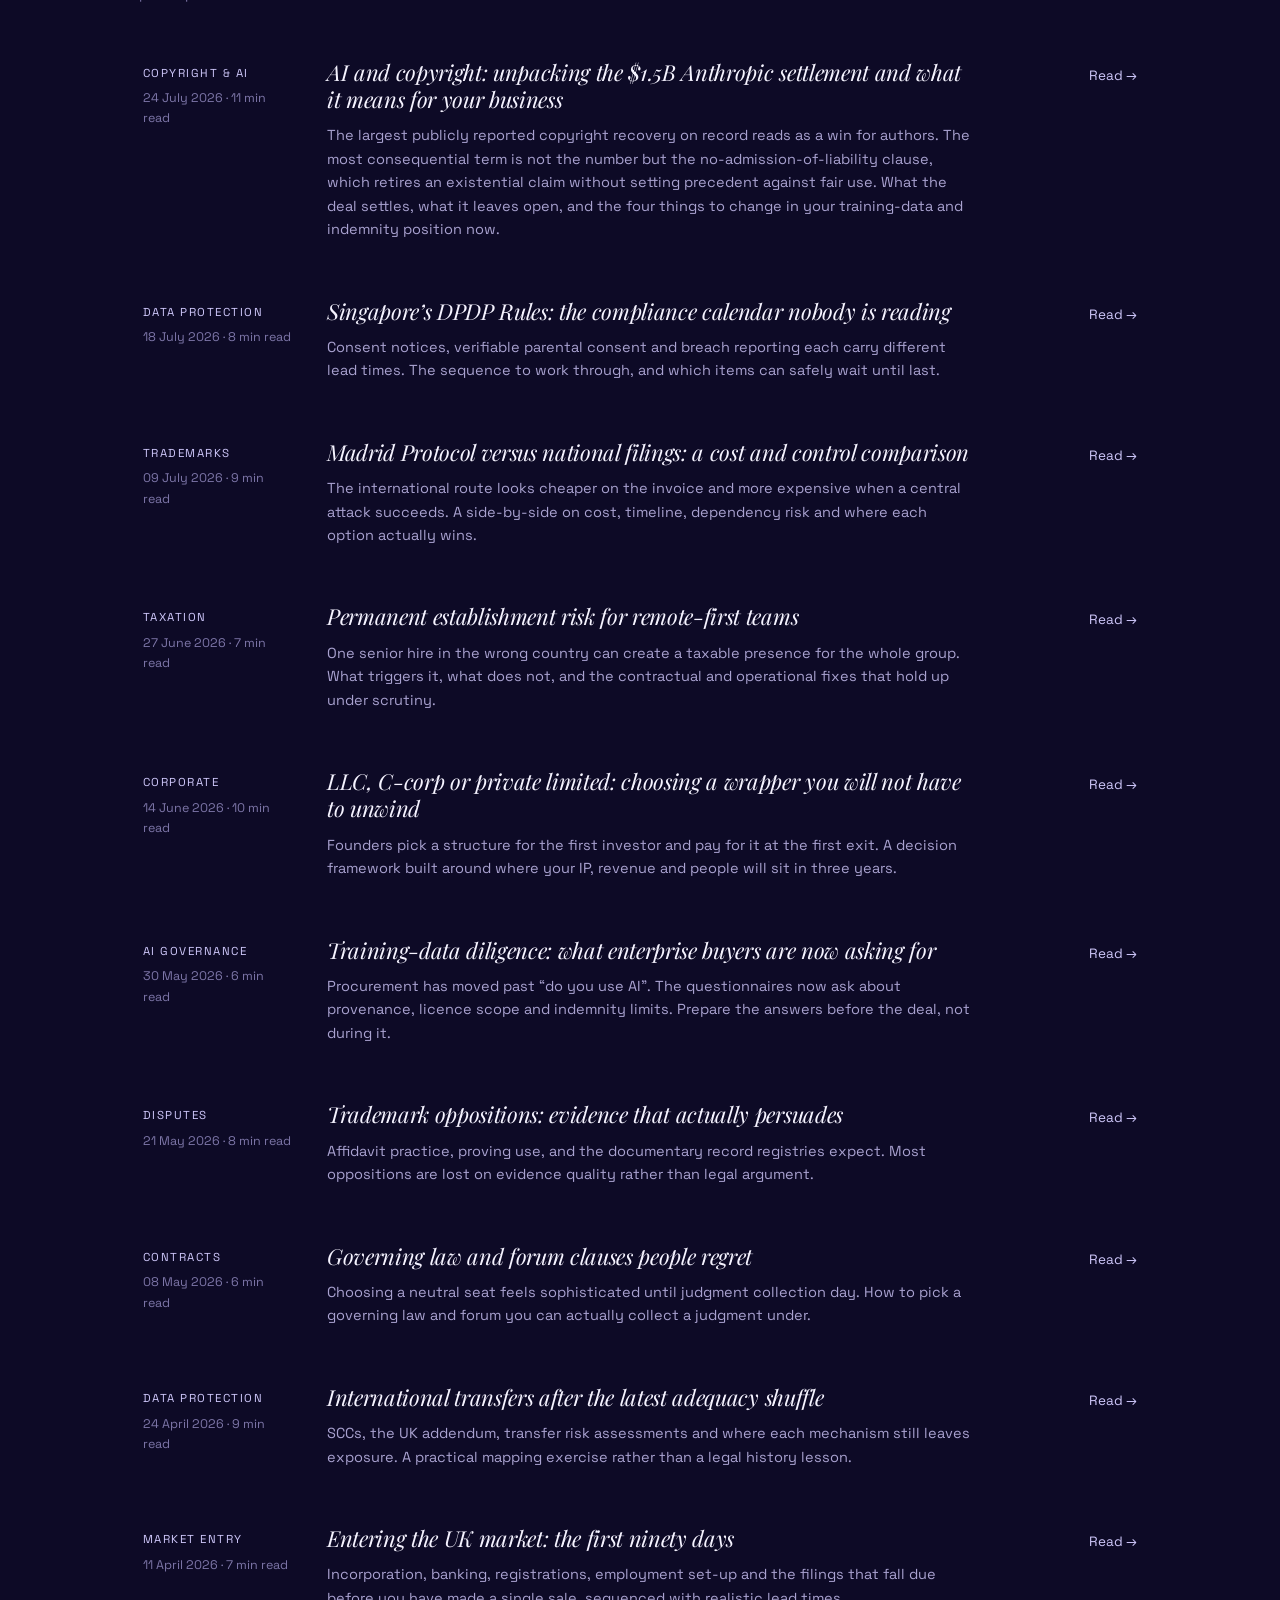
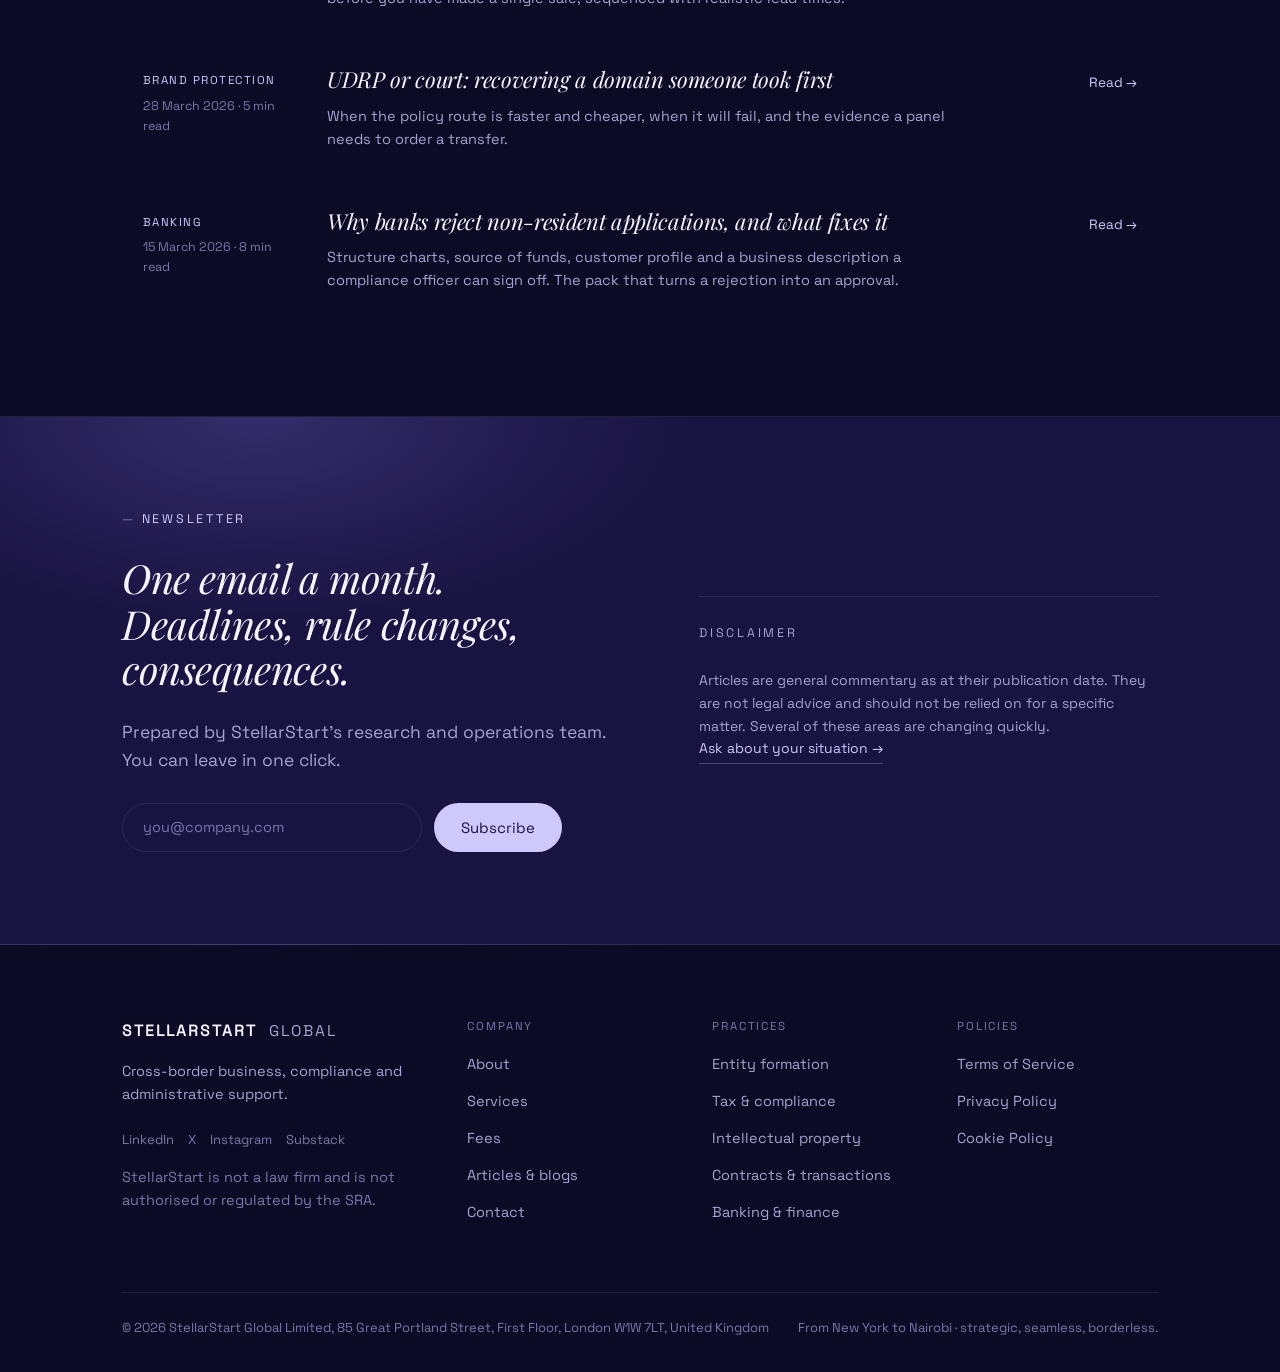
<file: articles.html>
<!doctype html>
<html lang="en">
  <head>
    <meta charset="utf-8" />
    <meta name="viewport" content="width=device-width, initial-scale=1" />
    <title>Articles &amp; blogs &middot; StellarStart GLOBAL</title>
    <meta
      name="description"
      content="Analysis on intellectual property, cross-border tax, data protection and AI regulation from StellarStart GLOBAL, written for the people who have to act on it."
    />
    <link rel="preconnect" href="https://fonts.googleapis.com" />
    <link rel="preconnect" href="https://fonts.gstatic.com" crossorigin />
    <link rel="stylesheet" href="stellar.css">
  </head>
  <body>
    <header class="nav">
      <div class="nav__in">
        <a class="logo" href="index.html">
          <img
            src="/logo.png"
            alt="StellarStart Global Logo"
            class="logo__img"
          />
          <b>Stellarstart</b>
          <span>Global</span>
        </a>
        <nav class="nav__links">
          <a href="about.html">About</a>
          <a href="services.html">Services</a>
          <a href="fee.html">Fees</a>
          <a href="articles.html" aria-current="page">Articles &amp; blogs</a>
        </nav>
        <div style="display: flex; align-items: center; gap: 14px">
          <a class="btn btn--ghost btn--sm" data-book href="#"
            >Request a project-scoping call &rarr;</a
          >
          <button class="nav__toggle" data-nav-toggle aria-label="Menu">
            &#9776;
          </button>
        </div>
      </div>
    </header>

    <section class="hero hero--page">
      <div class="wrap">
        <p class="eyebrow">Articles &amp; blogs</p>
        <h1>
          Written for the person who has to <em>do</em> something about it.
        </h1>
        <p class="lede">
          Regulatory shifts, filing changes and case outcomes across Singapore, the
          US, the UK and the EU, with the practical consequence stated plainly.
        </p>
        <div class="sitesearch" data-sitesearch>
          <div class="sitesearch__in">
            <input
              type="search"
              placeholder="Search the site: trademark, VAT, paralegal, Singapore"
              aria-label="Search the site"
              autocomplete="off"
            />
            <button type="button">Search</button>
          </div>
          <div class="sitesearch__out" data-ss-out></div>
        </div>
      </div>
    </section>

    <div class="stats" data-reveal-root>
      <div class="stats__cell" data-reveal>
        <div class="stats__n"><span data-to="12">0</span></div>
        <div class="stats__k">Published pieces</div>
      </div>
      <div class="stats__cell" data-reveal>
        <div class="stats__n"><span data-to="8">0</span></div>
        <div class="stats__k">Topics covered</div>
      </div>
      <div class="stats__cell" data-reveal>
        <div class="stats__n"><span data-to="1">0</span></div>
        <div class="stats__k">Email a month</div>
      </div>
      <div class="stats__cell" data-reveal>
        <div class="stats__n"><span data-to="0">0</span></div>
        <div class="stats__k">Sales mail, ever</div>
      </div>
    </div>

    <section class="band band--panel pad-sm">
      <div class="wrap">
        <p class="eyebrow">Featured</p>

        <a href="article-anthropic-settlement.html" class="feature-link">
          <article class="feature" id="anthropic" style="margin-top: 8px">
            <div>
              <div class="tag-row" style="margin-bottom: 20px">
                <span class="tag">Copyright</span>
                <span class="tag">AI</span>
              </div>

              <h2 style="font-size: 31px">
                AI and copyright: unpacking the $1.5B Anthropic settlement and
                what it means for your business
              </h2>

              <p class="body-copy" style="margin-top: 20px">
                The largest publicly reported copyright recovery on record...
              </p>

              <div class="btn-row" style="margin-top: 26px">
                <span class="btn btn--solid btn--sm">
                  Read the full analysis
                </span>
              </div>
            </div>

            <div>
              <hr class="rule" style="margin-bottom: 22px" />
              <p class="small dim">Published</p>
              <p class="small" style="margin-bottom: 20px">
                24 July 2026 · 11 min read
              </p>

              <hr class="rule" style="margin-bottom: 22px" />

              <p class="small dim">Who should read it</p>
              <p class="small body-copy">
                Model developers, enterprise AI buyers, publishers and rights
                holders, and anyone negotiating an AI indemnity clause this
                quarter.
              </p>
            </div>
          </article>
        </a>
      </div>
    </section>

    <section class="band band--deep pad" data-reveal-root data-filter-root>
      <div class="wrap">
        <div class="toolbar">
          <div class="chips">
            <button class="chip" data-cat="all" aria-pressed="true">All</button>
            <button class="chip" data-cat="ip" aria-pressed="false">
              Intellectual property
            </button>
            <button class="chip" data-cat="privacy" aria-pressed="false">
              Data protection
            </button>
            <button class="chip" data-cat="ai" aria-pressed="false">AI</button>
            <button class="chip" data-cat="tax" aria-pressed="false">
              Tax
            </button>
            <button class="chip" data-cat="corporate" aria-pressed="false">
              Corporate
            </button>
            <button class="chip" data-cat="contracts" aria-pressed="false">
              Contracts
            </button>
            <button class="chip" data-cat="disputes" aria-pressed="false">
              Disputes
            </button>
          </div>
          <label class="search">
            <span class="dim small">Search</span>
            <input
              type="search"
              data-q
              placeholder="DPDP, Madrid, permanent establishment"
              aria-label="Search articles"
            />
          </label>
        </div>

        <p class="resultline"><b data-count>12</b> pieces published</p>

        <article
          class="post"
          data-reveal
          data-item
          data-cats="ai"
          data-href="article-anthropic-settlement.html"
        >
          <div class="post__meta">
            <b>Copyright &amp; AI</b>24 July 2026 &middot; 11 min read
          </div>
          <div>
            <h3>
              AI and copyright: unpacking the $1.5B Anthropic settlement and
              what it means for your business
            </h3>
            <p>
              The largest publicly reported copyright recovery on record reads
              as a win for authors. The most consequential term is not the
              number but the no-admission-of-liability clause, which retires an
              existential claim without setting precedent against fair use. What
              the deal settles, what it leaves open, and the four things to
              change in your training-data and indemnity position now.
            </p>
          </div>
          <div class="post__go">
            <a
              href="article-anthropic-settlement.html"
              target="_blank"
              rel="noopener"
              >Read &rarr;</a
            >
          </div>
        </article>

        <article
          class="post"
          data-reveal
          data-item
          data-cats="privacy"
          data-href="article-anthropic-settlement.html"
        >
          <div class="post__meta">
            <b>Data protection</b>18 July 2026 &middot; 8 min read
          </div>
          <div>
            <h3>
              Singapore&rsquo;s DPDP Rules: the compliance calendar nobody is
              reading
            </h3>
            <p>
              Consent notices, verifiable parental consent and breach reporting
              each carry different lead times. The sequence to work through, and
              which items can safely wait until last.
            </p>
          </div>
          <div class="post__go">
            <a href="article-dpdp-compliance-calendar.html">Read &rarr;</a>
          </div>
        </article>

        <article
          class="post"
          data-reveal
          data-item
          data-cats="ip"
          data-href="article-madrid-vs-national-filings.html"
        >
          <div class="post__meta">
            <b>Trademarks</b>09 July 2026 &middot; 9 min read
          </div>
          <div>
            <h3>
              Madrid Protocol versus national filings: a cost and control
              comparison
            </h3>
            <p>
              The international route looks cheaper on the invoice and more
              expensive when a central attack succeeds. A side-by-side on cost,
              timeline, dependency risk and where each option actually wins.
            </p>
          </div>
          <div class="post__go">
            <a href="article-madrid-vs-national-filings.html">Read &rarr;</a>
          </div>
        </article>

        <article
          class="post"
          data-reveal
          data-item
          data-cats="tax"
          data-href="article-permanent-establishment-remote-teams"
        >
          <div class="post__meta">
            <b>Taxation</b>27 June 2026 &middot; 7 min read
          </div>
          <div>
            <h3>Permanent establishment risk for remote-first teams</h3>
            <p>
              One senior hire in the wrong country can create a taxable presence
              for the whole group. What triggers it, what does not, and the
              contractual and operational fixes that hold up under scrutiny.
            </p>
          </div>
          <div class="post__go">
            <a href="article-permanent-establishment-remote-teams.html"
              >Read &rarr;</a
            >
          </div>
        </article>

        <article class="post" data-reveal data-item data-cats="corporate">
          <div class="post__meta">
            <b>Corporate</b>14 June 2026 &middot; 10 min read
          </div>
          <div>
            <h3>
              LLC, C-corp or private limited: choosing a wrapper you will not
              have to unwind
            </h3>
            <p>
              Founders pick a structure for the first investor and pay for it at
              the first exit. A decision framework built around where your IP,
              revenue and people will sit in three years.
            </p>
          </div>
          <div class="post__go"><a href="#">Read &rarr;</a></div>
        </article>

        <article class="post" data-reveal data-item data-cats="ai">
          <div class="post__meta">
            <b>AI governance</b>30 May 2026 &middot; 6 min read
          </div>
          <div>
            <h3>
              Training-data diligence: what enterprise buyers are now asking for
            </h3>
            <p>
              Procurement has moved past &ldquo;do you use AI&rdquo;. The
              questionnaires now ask about provenance, licence scope and
              indemnity limits. Prepare the answers before the deal, not during
              it.
            </p>
          </div>
          <div class="post__go"><a href="#">Read &rarr;</a></div>
        </article>

        <article class="post" data-reveal data-item data-cats="disputes">
          <div class="post__meta">
            <b>Disputes</b>21 May 2026 &middot; 8 min read
          </div>
          <div>
            <h3>Trademark oppositions: evidence that actually persuades</h3>
            <p>
              Affidavit practice, proving use, and the documentary record
              registries expect. Most oppositions are lost on evidence quality
              rather than legal argument.
            </p>
          </div>
          <div class="post__go"><a href="#">Read &rarr;</a></div>
        </article>

        <article class="post" data-reveal data-item data-cats="contracts">
          <div class="post__meta">
            <b>Contracts</b>08 May 2026 &middot; 6 min read
          </div>
          <div>
            <h3>Governing law and forum clauses people regret</h3>
            <p>
              Choosing a neutral seat feels sophisticated until judgment collection day.
              How to pick a governing law and forum you can actually collect a
              judgment under.
            </p>
          </div>
          <div class="post__go"><a href="#">Read &rarr;</a></div>
        </article>

        <article class="post" data-reveal data-item data-cats="privacy">
          <div class="post__meta">
            <b>Data protection</b>24 April 2026 &middot; 9 min read
          </div>
          <div>
            <h3>International transfers after the latest adequacy shuffle</h3>
            <p>
              SCCs, the UK addendum, transfer risk assessments and where each
              mechanism still leaves exposure. A practical mapping exercise
              rather than a legal history lesson.
            </p>
          </div>
          <div class="post__go"><a href="#">Read &rarr;</a></div>
        </article>

        <article class="post" data-reveal data-item data-cats="corporate">
          <div class="post__meta">
            <b>Market entry</b>11 April 2026 &middot; 7 min read
          </div>
          <div>
            <h3>Entering the UK market: the first ninety days</h3>
            <p>
              Incorporation, banking, registrations, employment set-up and the
              filings that fall due before you have made a single sale,
              sequenced with realistic lead times.
            </p>
          </div>
          <div class="post__go"><a href="#">Read &rarr;</a></div>
        </article>

        <article class="post" data-reveal data-item data-cats="ip">
          <div class="post__meta">
            <b>Brand protection</b>28 March 2026 &middot; 5 min read
          </div>
          <div>
            <h3>UDRP or court: recovering a domain someone took first</h3>
            <p>
              When the policy route is faster and cheaper, when it will fail,
              and the evidence a panel needs to order a transfer.
            </p>
          </div>
          <div class="post__go">
            <a href="article-udrp-domain-recovery.html">Read &rarr;</a>
          </div>
        </article>

        <article class="post" data-reveal data-item data-cats="corporate">
          <div class="post__meta">
            <b>Banking</b>15 March 2026 &middot; 8 min read
          </div>
          <div>
            <h3>
              Why banks reject non-resident applications, and what fixes it
            </h3>
            <p>
              Structure charts, source of funds, customer profile and a business
              description a compliance officer can sign off. The pack that turns
              a rejection into an approval.
            </p>
          </div>
          <div class="post__go">
            <a href="article-nonresident-banking-rejections.html"
              >Read &rarr;</a
            >
          </div>
        </article>

        <div class="empty" data-empty style="display: none">
          <p>Nothing matches that filter yet.</p>
          <p class="small">
            Subscribe below and we will send new pieces as they publish.
          </p>
        </div>
      </div>
    </section>

    <section class="cta">
      <div class="wrap split">
        <div>
          <p class="eyebrow">Newsletter</p>
          <h2>One email a month. Deadlines, rule changes, consequences.</h2>
          <p class="lede">
            Prepared by StellarStart's research and operations team. You can leave in one click.
          </p>
          <form
            class="subscribe"
            onsubmit="
              event.preventDefault();
              this.reset();
              alert('Thanks. Please confirm via the email we just sent.');
            "
          >
            <input
              type="email"
              required
              placeholder="you@company.com"
              aria-label="Email address"
            />
            <button class="btn btn--solid" type="submit">Subscribe</button>
          </form>
        </div>
        <div>
          <hr class="rule" style="margin-bottom: 26px" />
          <p class="eyebrow eyebrow--muted eyebrow--plain">Disclaimer</p>
          <p class="body-copy small">
            Articles are general commentary as at their publication date. They
            are not legal advice and should not be relied on for a specific
            matter. Several of these areas are changing quickly.
            <a class="txtlink" data-book href="#"
              >Ask about your situation &rarr;</a
            >
          </p>
        </div>
      </div>
    </section>

    <footer class="foot">
      <div class="wrap">
        <div class="foot__top">
          <div>
            <a class="logo" href="index.html"><b>Stellarstart</b> <span>Global</span></a>
            <p class="foot__blurb">Cross-border business, compliance and administrative support.</p>        
            <div class="foot__social">
              <a href="https://www.linkedin.com/company/stellarstart-global/">LinkedIn</a>
              <a href="https://twitter.com/StellarstartG">X</a>
              <a href="https://www.instagram.com/stellarstartglobal">Instagram</a>
              <a href="https://substack.com/@stellarstartglobal">Substack</a>
            </div>
            <a class="foot__line" href="#"><span>StellarStart is not a law firm and is not authorised or regulated by the SRA.</span></a>
          </div>
          <div>
            <h4>Company</h4>
            <ul>
              <li><a href="about.html">About</a></li>
              <li><a href="services.html">Services</a></li>
              <li><a href="fee.html">Fees</a></li>
              <li><a href="articles.html">Articles &amp; blogs</a></li>
              <li><a href="contact.html">Contact</a></li>
            </ul>
          </div>
          <div>
            <h4>Practices</h4>
            <ul>
              <li><a href="services.html#entity-formation">Entity formation</a></li>
              <li><a href="services.html#tax">Tax &amp; compliance</a></li>
              <li><a href="services.html#ip">Intellectual property</a></li>
              <li><a href="services.html#contracts">Contracts &amp; transactions</a></li>
              <li><a href="services.html#banking">Banking &amp; finance</a></li>
            </ul>
          </div>
          <div>
            <h4>Policies</h4>
            <ul>
              <li><a href="terms-of-service.html">Terms of Service</a></li>
              <li><a href="privacy-policy.html">Privacy Policy</a></li>
              <li><a href="cookie-policy.html">Cookie Policy</a></li>
            </ul>
          </div>
        </div>    
        <div class="foot__bar">
          <span>&copy; 2026 StellarStart Global Limited, 85 Great Portland Street, First Floor, London W1W 7LT, United Kingdom</span>
          <span>From New York to Nairobi &middot; strategic, seamless, borderless.</span>
        </div>
      </div>
    </footer>

    <script src="stellar.js"></script>
  </body>
</html>
</file>
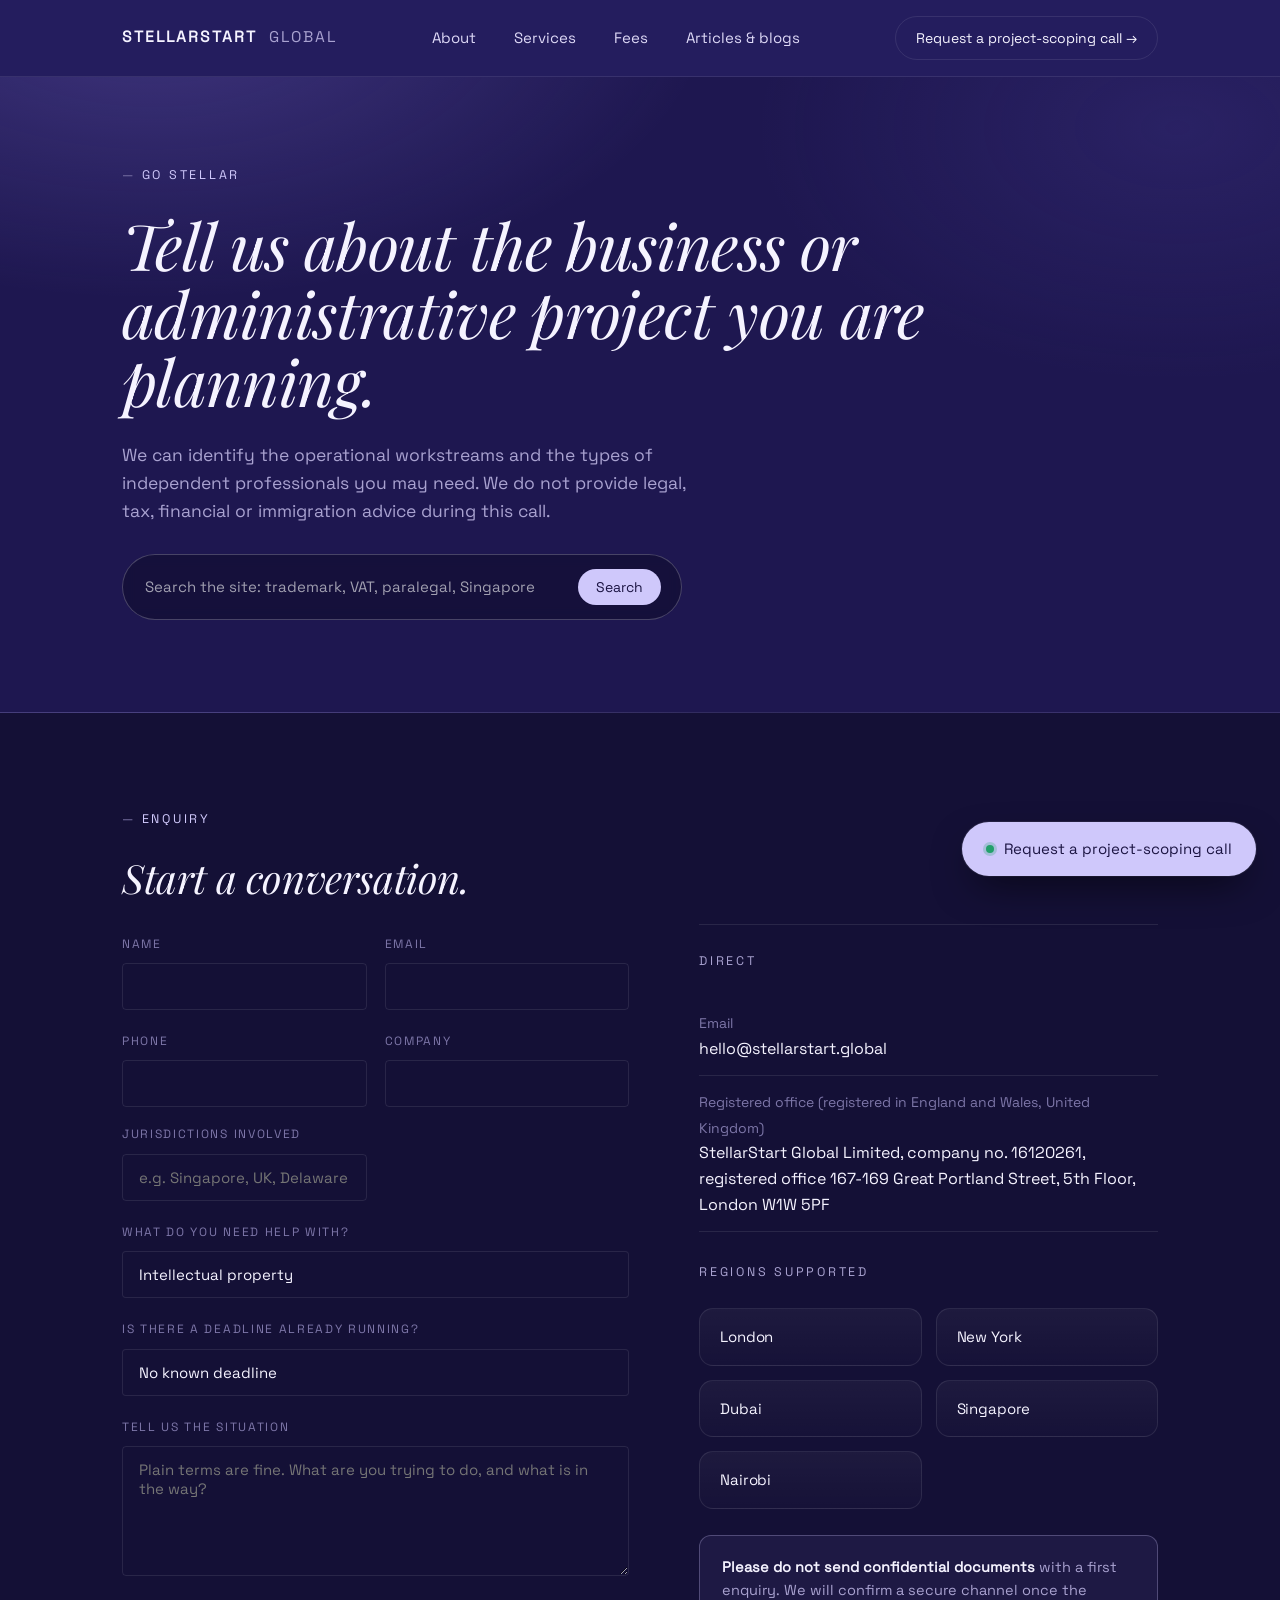
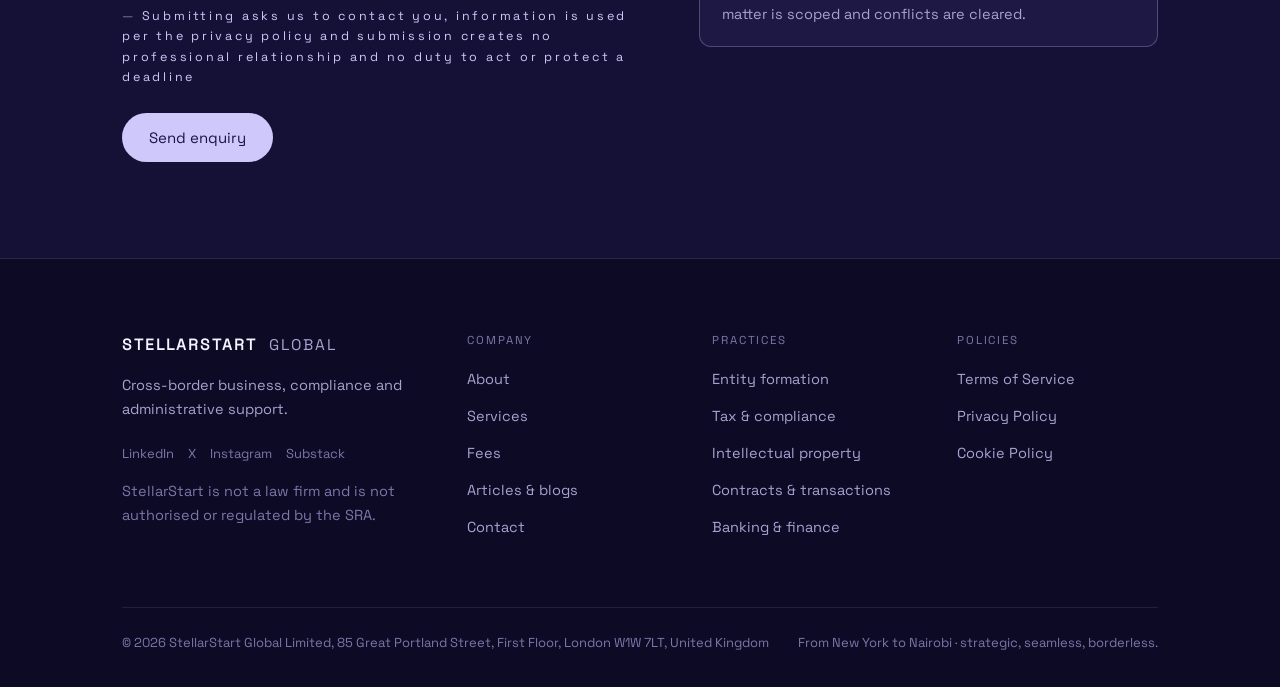
<file: contact.html>
<!DOCTYPE html>
<html lang="en">
<head>
<meta charset="utf-8">
<meta name="viewport" content="width=device-width, initial-scale=1">
<title>Go Stellar · StellarStart GLOBAL</title>
<meta name="description" content="Book a 30-minute scoping call with StellarStart GLOBAL. Tell us the jurisdictions involved and any deadline already running.">
<link rel="preconnect" href="https://fonts.googleapis.com">
<link rel="preconnect" href="https://fonts.gstatic.com" crossorigin>
<link rel="stylesheet" href="stellar.css">
</head>
<body>

<header class="nav">
  <div class="nav__in">
    <a class="logo" href="index.html"><b>Stellarstart</b> <span>Global</span></a>
    <nav class="nav__links">
      <a href="about.html">About</a>
      <a href="services.html">Services</a>
      <a href="fee.html">Fees</a>
      <a href="articles.html">Articles &amp; blogs</a>
    </nav>
    <div style="display:flex;align-items:center;gap:14px">
      <a class="btn btn--ghost btn--sm" data-book href="#">Request a project-scoping call &rarr;</a>
      <button class="nav__toggle" data-nav-toggle aria-label="Menu">☰</button>
    </div>
  </div>
</header>

<section class="hero hero--page">
  <div class="wrap">
    <p class="eyebrow">Go Stellar</p>
    <h1>Tell us about the <em>business or administrative project</em> you are planning.</h1>
    <p class="lede">We can identify the operational workstreams and the types of independent professionals you may need. We do not provide legal, tax, financial or immigration advice during this call.</p>
    <div class="sitesearch" data-sitesearch>
      <div class="sitesearch__in">
        <input type="search" placeholder="Search the site: trademark, VAT, paralegal, Singapore" aria-label="Search the site" autocomplete="off">
        <button type="button">Search</button>
      </div>
      <div class="sitesearch__out" data-ss-out></div>
    </div>
  </div>
</section>

<section data-reveal-root class="band band--panel pad">
  <div class="wrap split">

    <form onsubmit="event.preventDefault();document.getElementById('sent').style.display='';this.style.display='none';">
      <p class="eyebrow">Enquiry</p>
      <h2 style="margin-bottom:34px">Start a conversation.</h2>

      <div class="field field--row">
        <div>
          <label for="n">Name</label>
          <input id="n" name="name" required autocomplete="name">
        </div>
        <div>
          <label for="e">Email</label>
          <input id="e" name="email" type="email" required autocomplete="email">
        </div>        
      </div>

      <div class="field field--row">
        <div>
          <label for="p">Phone</label>
          <input id="p" name="phone" type="tel" required autocomplete="tel">
        </div>
        <div>
          <label for="c">Company</label>
          <input id="c" name="company" autocomplete="organization">
        </div>
        <div>
          <label for="j">Jurisdictions involved</label>
          <input id="j" name="jurisdictions" placeholder="e.g. Singapore, UK, Delaware">
        </div>
      </div>

      <div class="field">
        <label for="s">What do you need help with?</label>
        <select id="s" name="service">
          <option>Intellectual property</option>
          <option>Entity formation &amp; structuring</option>
          <option>Cross-border taxation</option>
          <option>Contracts &amp; commercial</option>
          <option>Data protection &amp; AI governance</option>
          <option>Litigation &amp; dispute support</option>
          <option>Not sure yet</option>
        </select>
      </div>

      <div class="field">
        <label for="d">Is there a deadline already running?</label>
        <select id="d" name="deadline">
          <option>No known deadline</option>
          <option>Yes, within 7 days</option>
          <option>Yes, within 30 days</option>
          <option>Yes, date unknown, please help me find it</option>
        </select>
      </div>

      <div class="field">
        <label for="m">Tell us the situation</label>
        <textarea id="m" name="message" required placeholder="Plain terms are fine. What are you trying to do, and what is in the way?"></textarea>
      </div>

      <p class="eyebrow" style="margin-top:18px;text-transform: lowercase;"><span style="text-transform: capitalize;">S</span>ubmitting asks us to contact you, information is used per the privacy policy and submission creates no professional relationship and no duty to act or protect a deadline</p>    
      <button class="btn btn--solid" type="submit">Send enquiry</button>  
    </form>

    <div id="sent" style="display:none">
      <p class="eyebrow">Received</p>
      <h2>Thank you. We will come back within one working day.</h2>
      <p class="body-copy" style="margin-top:18px">If you flagged a deadline inside seven days, we will respond sooner. Nothing in this exchange creates a client relationship until a written proposal is accepted on both sides.</p>
    </div>

    <div>
      <hr class="rule" style="margin-bottom:26px">
      <p class="eyebrow eyebrow--muted eyebrow--plain">Direct</p>
      <ul style="list-style:none;padding:0;margin:0 0 30px">
        <li style="padding:13px 0;border-bottom:1px solid var(--line)"><span class="small dim">Email</span><br><a href="mailto:hello@stellarstart.global">hello@stellarstart.global</a></li>
        <li style="padding:13px 0;border-bottom:1px solid var(--line)"><span class="small dim">Registered office (registered in England and Wales, United Kingdom)</span><br>StellarStart Global Limited, company no. 16120261, registered office 167-169 Great Portland Street, 5th Floor, London W1W 5PF</li>        
      </ul>

      <p class="eyebrow eyebrow--muted eyebrow--plain">Regions supported</p>
      <div class="grid g2" style="gap:14px">
        <div class="card" data-reveal style="padding:18px 20px"><h4 style="font-family:var(--sans);font-size:15px">London</h4></div>        
        <div class="card" data-reveal style="padding:18px 20px"><h4 style="font-family:var(--sans);font-size:15px">New York</h4></div>
        <div class="card" data-reveal style="padding:18px 20px"><h4 style="font-family:var(--sans);font-size:15px">Dubai</h4></div>
        <div class="card" data-reveal style="padding:18px 20px"><h4 style="font-family:var(--sans);font-size:15px">Singapore</h4></div>
        <div class="card" data-reveal style="padding:18px 20px"><h4 style="font-family:var(--sans);font-size:15px">Nairobi</h4></div>
      </div>

      <div class="notice" style="margin-top:26px">
        <b>Please do not send confidential documents</b> with a first enquiry. We will confirm a secure channel once the matter is scoped and conflicts are cleared.
      </div>
    </div>
  </div>
</section>

<footer class="foot">
  <div class="wrap">
    <div class="foot__top">
      <div>
        <a class="logo" href="index.html"><b>Stellarstart</b> <span>Global</span></a>
        <p class="foot__blurb">Cross-border business, compliance and administrative support.</p>        
        <div class="foot__social">
          <a href="https://www.linkedin.com/company/stellarstart-global/">LinkedIn</a>
          <a href="https://twitter.com/StellarstartG">X</a>
          <a href="https://www.instagram.com/stellarstartglobal">Instagram</a>
          <a href="https://substack.com/@stellarstartglobal">Substack</a>
        </div>
        <a class="foot__line" href="#"><span>StellarStart is not a law firm and is not authorised or regulated by the SRA.</span></a>
      </div>
      <div>
        <h4>Company</h4>
        <ul>
          <li><a href="about.html">About</a></li>
          <li><a href="services.html">Services</a></li>
          <li><a href="fee.html">Fees</a></li>
          <li><a href="articles.html">Articles &amp; blogs</a></li>
          <li><a href="contact.html">Contact</a></li>
        </ul>
      </div>
      <div>
        <h4>Practices</h4>
        <ul>
          <li><a href="services.html#entity-formation">Entity formation</a></li>
          <li><a href="services.html#tax">Tax &amp; compliance</a></li>
          <li><a href="services.html#ip">Intellectual property</a></li>
          <li><a href="services.html#contracts">Contracts &amp; transactions</a></li>
          <li><a href="services.html#banking">Banking &amp; finance</a></li>
        </ul>
      </div>
      <div>
        <h4>Policies</h4>
        <ul>
          <li><a href="terms-of-service.html">Terms of Service</a></li>
          <li><a href="privacy-policy.html">Privacy Policy</a></li>
          <li><a href="cookie-policy.html">Cookie Policy</a></li>
        </ul>
      </div>
    </div>    
    <div class="foot__bar">
      <span>&copy; 2026 StellarStart Global Limited, 85 Great Portland Street, First Floor, London W1W 7LT, United Kingdom</span>
      <span>From New York to Nairobi &middot; strategic, seamless, borderless.</span>
    </div>
  </div>
</footer>

<script src="stellar.js"></script>
</body>
</html>
</file>
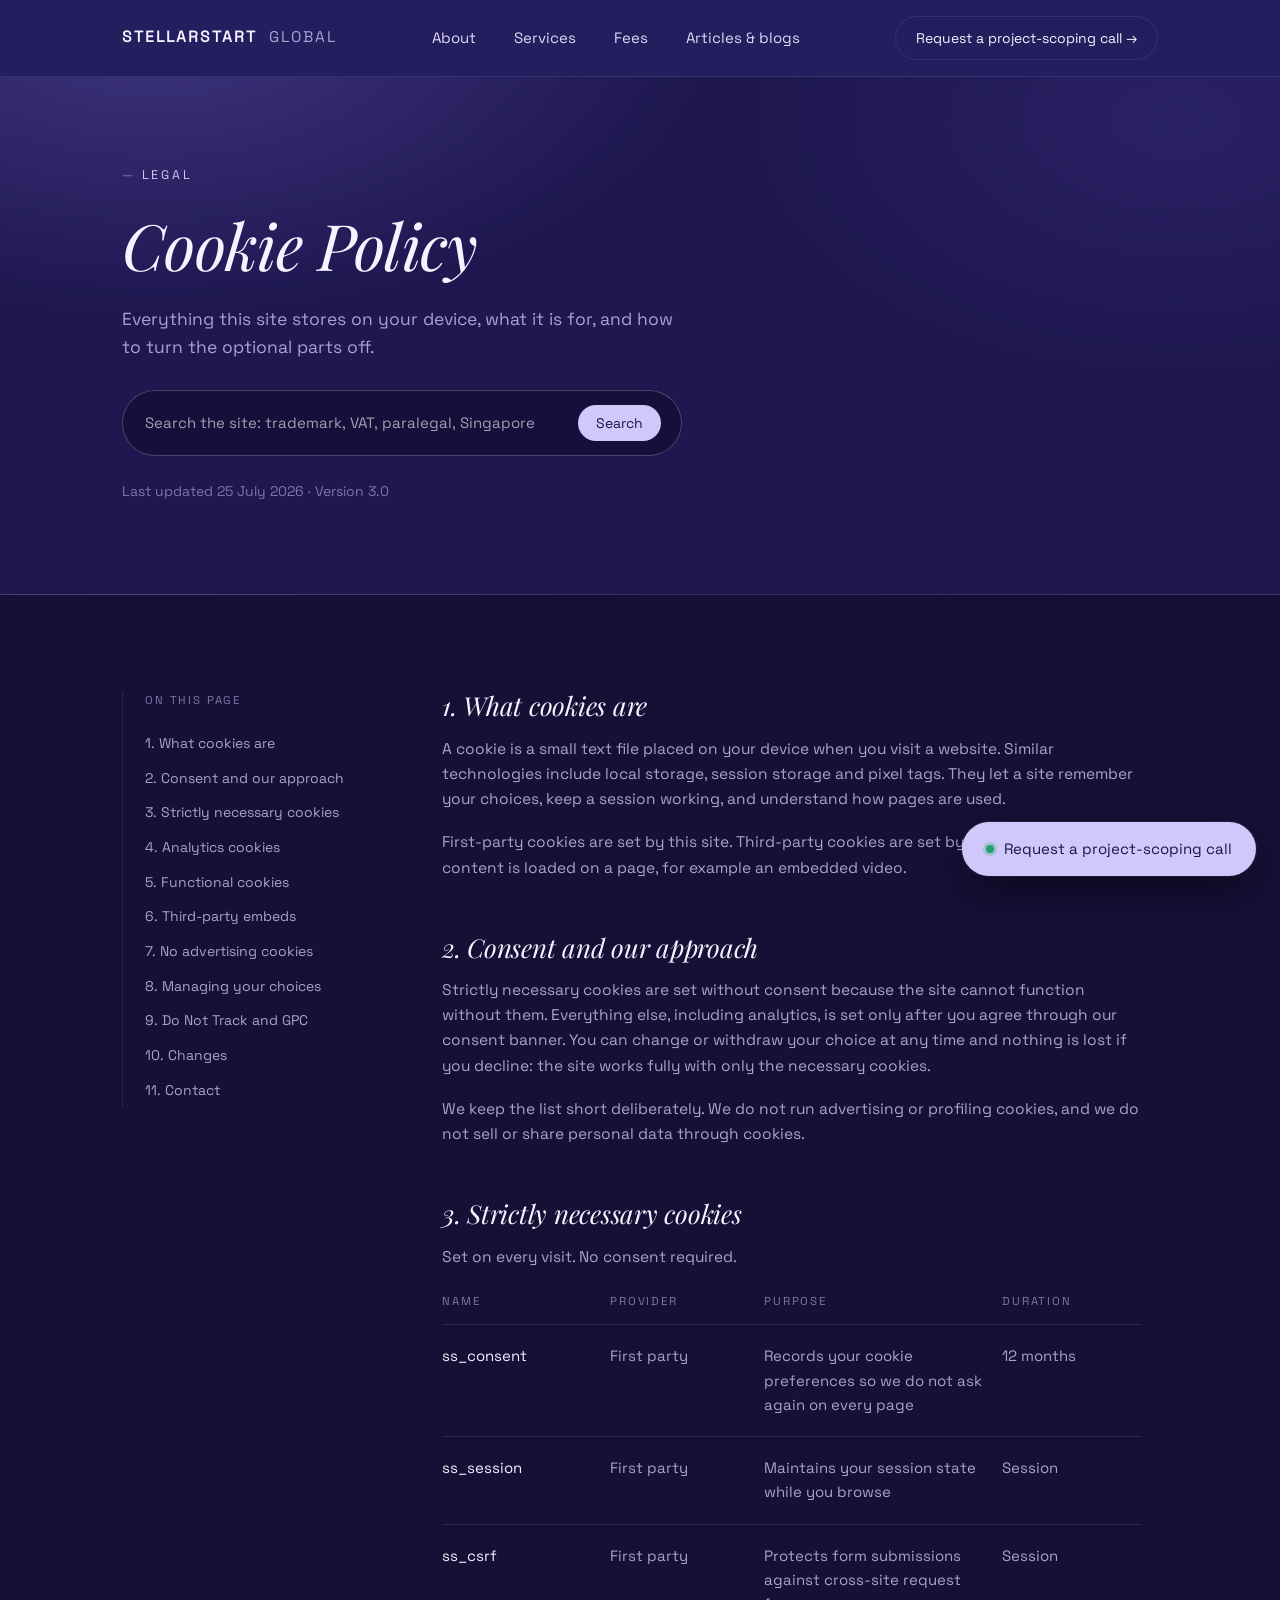
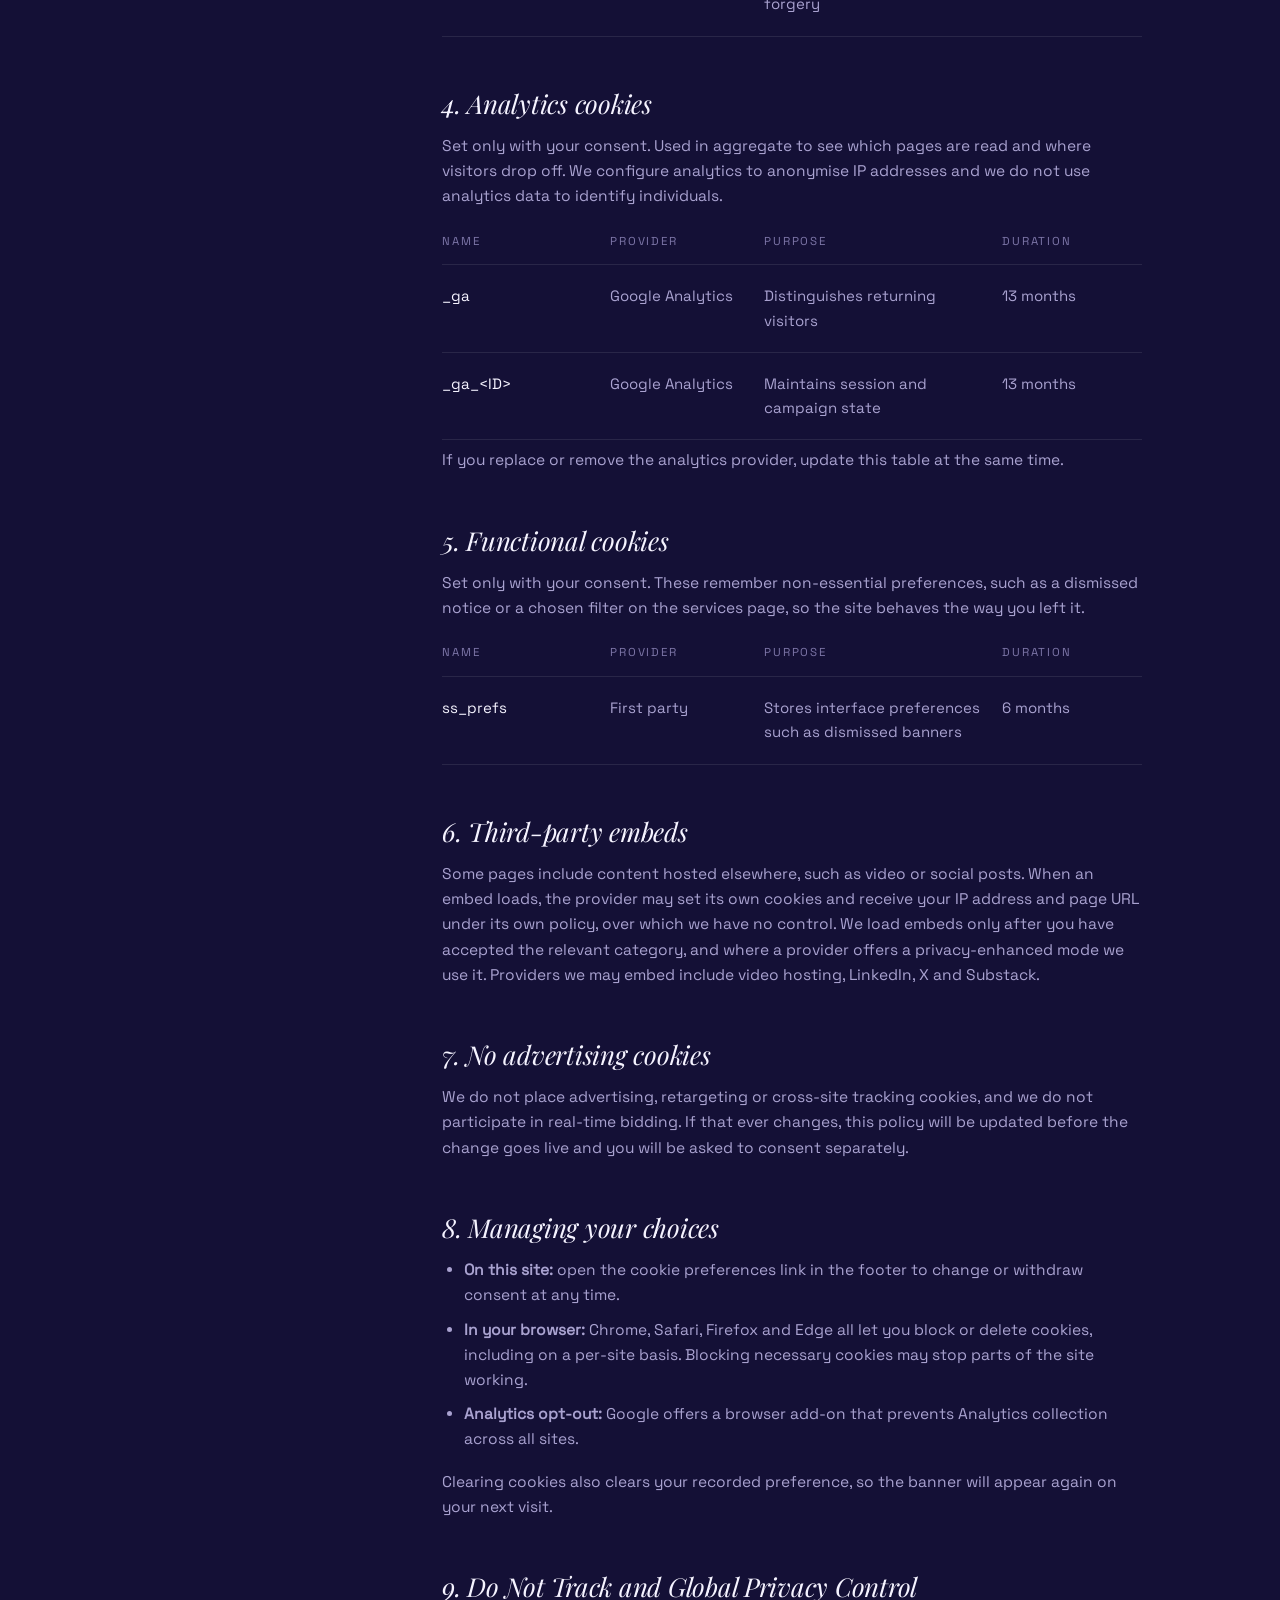
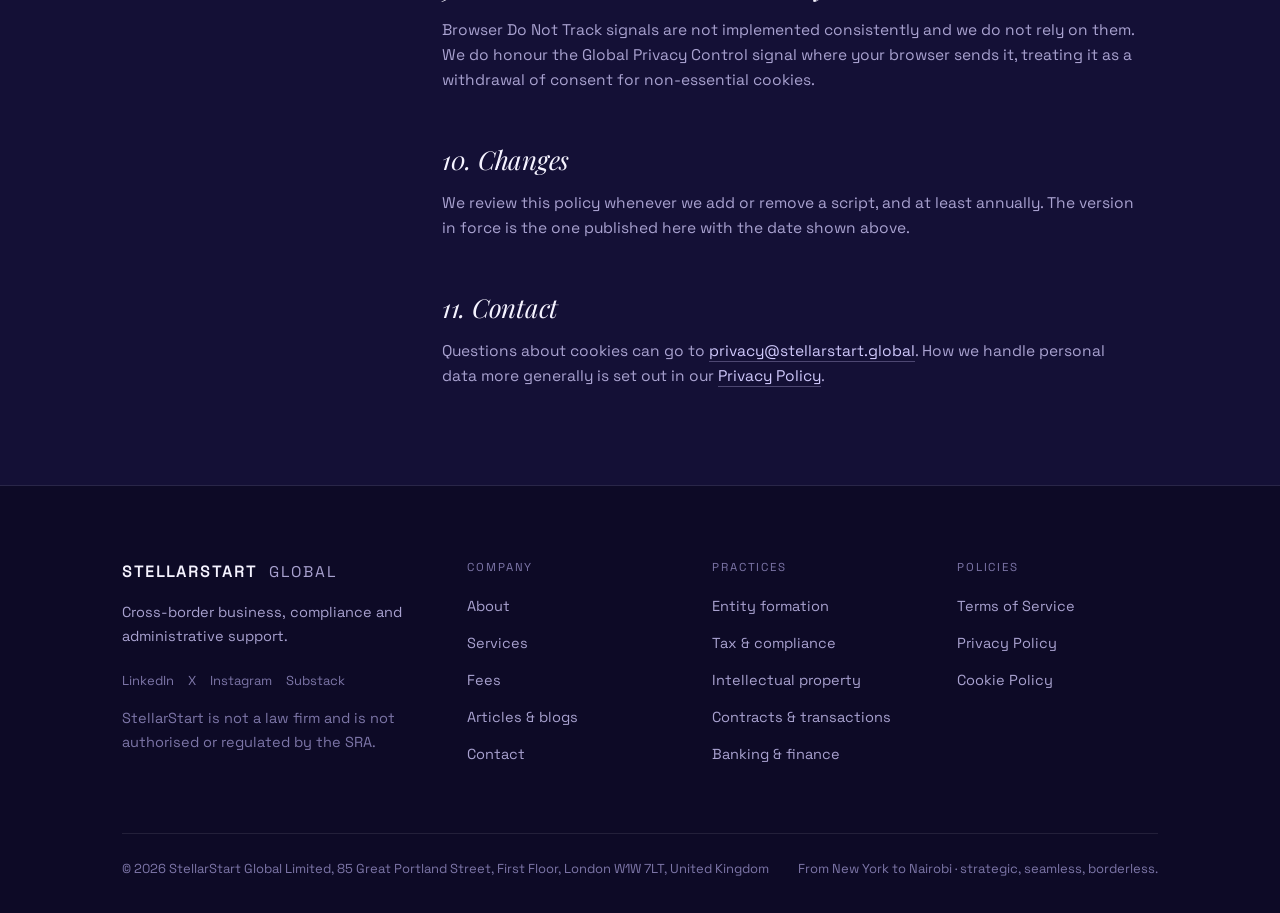
<file: cookie-policy.html>
<!DOCTYPE html>
<html lang="en">
<head>
<meta charset="utf-8">
<meta name="viewport" content="width=device-width, initial-scale=1">
<title>Cookie Policy · StellarStart GLOBAL</title>
<meta name="description" content="What cookies and similar technologies StellarStart GLOBAL uses, what each one does, how long it lasts, and how to change your choices.">
<link rel="preconnect" href="https://fonts.googleapis.com">
<link rel="preconnect" href="https://fonts.gstatic.com" crossorigin>
<link rel="stylesheet" href="stellar.css">
</head>
<body>

<header class="nav">
  <div class="nav__in">
    <a class="logo" href="index.html"><b>Stellarstart</b> <span>Global</span></a>
    <nav class="nav__links">
      <a href="about.html">About</a>
      <a href="services.html">Services</a>
      <a href="fee.html">Fees</a>
      <a href="articles.html">Articles &amp; blogs</a>
    </nav>
    <div style="display:flex;align-items:center;gap:14px">
      <a class="btn btn--ghost btn--sm" data-book href="#">Request a project-scoping call &rarr;</a>
      <button class="nav__toggle" data-nav-toggle aria-label="Menu">☰</button>
    </div>
  </div>
</header>

<section class="hero hero--page">
  <div class="wrap">
    <p class="eyebrow">Legal</p>
    <h1>Cookie Policy</h1>
    <p class="lede">Everything this site stores on your device, what it is for, and how to turn the optional parts off.</p>
    <div class="sitesearch" data-sitesearch>
      <div class="sitesearch__in">
        <input type="search" placeholder="Search the site: trademark, VAT, paralegal, Singapore" aria-label="Search the site" autocomplete="off">
        <button type="button">Search</button>
      </div>
      <div class="sitesearch__out" data-ss-out></div>
    </div>
    <p class="small dim" style="margin-top:24px">Last updated 25 July 2026 &middot; Version 3.0</p>
  </div>
</section>

<section class="band band--panel pad">
  <div class="wrap doc">

    <aside class="toc">
      <p>On this page</p>
      <a href="#what">1. What cookies are</a>
      <a href="#basis">2. Consent and our approach</a>
      <a href="#essential">3. Strictly necessary cookies</a>
      <a href="#analytics">4. Analytics cookies</a>
      <a href="#functional">5. Functional cookies</a>
      <a href="#embeds">6. Third-party embeds</a>
      <a href="#nomarketing">7. No advertising cookies</a>
      <a href="#manage">8. Managing your choices</a>
      <a href="#dnt">9. Do Not Track and GPC</a>
      <a href="#changes">10. Changes</a>
      <a href="#contact">11. Contact</a>
    </aside>

    <div class="doc__body">
      <!--
      <div class="notice" style="margin-bottom:44px">
        <b>Template for review.</b> The cookie tables below must be reconciled against a live scan of the deployed site. Cookie names, providers and durations change whenever a script or plugin is added, and an inaccurate table is worse than none.
      </div>
      -->
      
      <h2 id="what">1. What cookies are</h2>
      <p>A cookie is a small text file placed on your device when you visit a website. Similar technologies include local storage, session storage and pixel tags. They let a site remember your choices, keep a session working, and understand how pages are used.</p>
      <p>First-party cookies are set by this site. Third-party cookies are set by another domain whose content is loaded on a page, for example an embedded video.</p>

      <h2 id="basis">2. Consent and our approach</h2>
      <p>Strictly necessary cookies are set without consent because the site cannot function without them. Everything else, including analytics, is set only after you agree through our consent banner. You can change or withdraw your choice at any time and nothing is lost if you decline: the site works fully with only the necessary cookies.</p>
      <p>We keep the list short deliberately. We do not run advertising or profiling cookies, and we do not sell or share personal data through cookies.</p>

      <h2 id="essential">3. Strictly necessary cookies</h2>
      <p>Set on every visit. No consent required.</p>
      <table class="table" style="margin:22px 0 8px">
        <thead><tr><th style="width:24%">Name</th><th style="width:22%">Provider</th><th style="width:34%">Purpose</th><th>Duration</th></tr></thead>
        <tbody>
          <tr><td>ss_consent</td><td>First party</td><td>Records your cookie preferences so we do not ask again on every page</td><td>12 months</td></tr>
          <tr><td>ss_session</td><td>First party</td><td>Maintains your session state while you browse</td><td>Session</td></tr>
          <tr><td>ss_csrf</td><td>First party</td><td>Protects form submissions against cross-site request forgery</td><td>Session</td></tr>
        </tbody>
      </table>

      <h2 id="analytics">4. Analytics cookies</h2>
      <p>Set only with your consent. Used in aggregate to see which pages are read and where visitors drop off. We configure analytics to anonymise IP addresses and we do not use analytics data to identify individuals.</p>
      <table class="table" style="margin:22px 0 8px">
        <thead><tr><th style="width:24%">Name</th><th style="width:22%">Provider</th><th style="width:34%">Purpose</th><th>Duration</th></tr></thead>
        <tbody>
          <tr><td>_ga</td><td>Google Analytics</td><td>Distinguishes returning visitors</td><td>13 months</td></tr>
          <tr><td>_ga_&lt;ID&gt;</td><td>Google Analytics</td><td>Maintains session and campaign state</td><td>13 months</td></tr>
        </tbody>
      </table>
      <p class="small dim">If you replace or remove the analytics provider, update this table at the same time.</p>

      <h2 id="functional">5. Functional cookies</h2>
      <p>Set only with your consent. These remember non-essential preferences, such as a dismissed notice or a chosen filter on the services page, so the site behaves the way you left it.</p>
      <table class="table" style="margin:22px 0 8px">
        <thead><tr><th style="width:24%">Name</th><th style="width:22%">Provider</th><th style="width:34%">Purpose</th><th>Duration</th></tr></thead>
        <tbody>
          <tr><td>ss_prefs</td><td>First party</td><td>Stores interface preferences such as dismissed banners</td><td>6 months</td></tr>
        </tbody>
      </table>

      <h2 id="embeds">6. Third-party embeds</h2>
      <p>Some pages include content hosted elsewhere, such as video or social posts. When an embed loads, the provider may set its own cookies and receive your IP address and page URL under its own policy, over which we have no control. We load embeds only after you have accepted the relevant category, and where a provider offers a privacy-enhanced mode we use it. Providers we may embed include video hosting, LinkedIn, X and Substack.</p>

      <h2 id="nomarketing">7. No advertising cookies</h2>
      <p>We do not place advertising, retargeting or cross-site tracking cookies, and we do not participate in real-time bidding. If that ever changes, this policy will be updated before the change goes live and you will be asked to consent separately.</p>

      <h2 id="manage">8. Managing your choices</h2>
      <ul>
        <li><b>On this site:</b> open the cookie preferences link in the footer to change or withdraw consent at any time.</li>
        <li><b>In your browser:</b> Chrome, Safari, Firefox and Edge all let you block or delete cookies, including on a per-site basis. Blocking necessary cookies may stop parts of the site working.</li>
        <li><b>Analytics opt-out:</b> Google offers a browser add-on that prevents Analytics collection across all sites.</li>
      </ul>
      <p>Clearing cookies also clears your recorded preference, so the banner will appear again on your next visit.</p>

      <h2 id="dnt">9. Do Not Track and Global Privacy Control</h2>
      <p>Browser Do Not Track signals are not implemented consistently and we do not rely on them. We do honour the Global Privacy Control signal where your browser sends it, treating it as a withdrawal of consent for non-essential cookies.</p>

      <h2 id="changes">10. Changes</h2>
      <p>We review this policy whenever we add or remove a script, and at least annually. The version in force is the one published here with the date shown above.</p>

      <h2 id="contact">11. Contact</h2>
      <p>Questions about cookies can go to <a href="mailto:privacy@stellarstart.global">privacy@stellarstart.global</a>. How we handle personal data more generally is set out in our <a href="privacy-policy.html">Privacy Policy</a>.</p>

    </div>
  </div>
</section>

<footer class="foot">
  <div class="wrap">
    <div class="foot__top">
      <div>
        <a class="logo" href="index.html"><b>Stellarstart</b> <span>Global</span></a>
        <p class="foot__blurb">Cross-border business, compliance and administrative support.</p>        
        <div class="foot__social">
          <a href="https://www.linkedin.com/company/stellarstart-global/">LinkedIn</a>
          <a href="https://twitter.com/StellarstartG">X</a>
          <a href="https://www.instagram.com/stellarstartglobal">Instagram</a>
          <a href="https://substack.com/@stellarstartglobal">Substack</a>
        </div>
        <a class="foot__line" href="#"><span>StellarStart is not a law firm and is not authorised or regulated by the SRA.</span></a>
      </div>
      <div>
        <h4>Company</h4>
        <ul>
          <li><a href="about.html">About</a></li>
          <li><a href="services.html">Services</a></li>
          <li><a href="fee.html">Fees</a></li>
          <li><a href="articles.html">Articles &amp; blogs</a></li>
          <li><a href="contact.html">Contact</a></li>
        </ul>
      </div>
      <div>
        <h4>Practices</h4>
        <ul>
          <li><a href="services.html#entity-formation">Entity formation</a></li>
          <li><a href="services.html#tax">Tax &amp; compliance</a></li>
          <li><a href="services.html#ip">Intellectual property</a></li>
          <li><a href="services.html#contracts">Contracts &amp; transactions</a></li>
          <li><a href="services.html#banking">Banking &amp; finance</a></li>
        </ul>
      </div>
      <div>
        <h4>Policies</h4>
        <ul>
          <li><a href="terms-of-service.html">Terms of Service</a></li>
          <li><a href="privacy-policy.html">Privacy Policy</a></li>
          <li><a href="cookie-policy.html">Cookie Policy</a></li>
        </ul>
      </div>
    </div>    
    <div class="foot__bar">
      <span>&copy; 2026 StellarStart Global Limited, 85 Great Portland Street, First Floor, London W1W 7LT, United Kingdom</span>
      <span>From New York to Nairobi &middot; strategic, seamless, borderless.</span>
    </div>
  </div>
</footer>

<script src="stellar.js"></script>
</body>
</html>
</file>
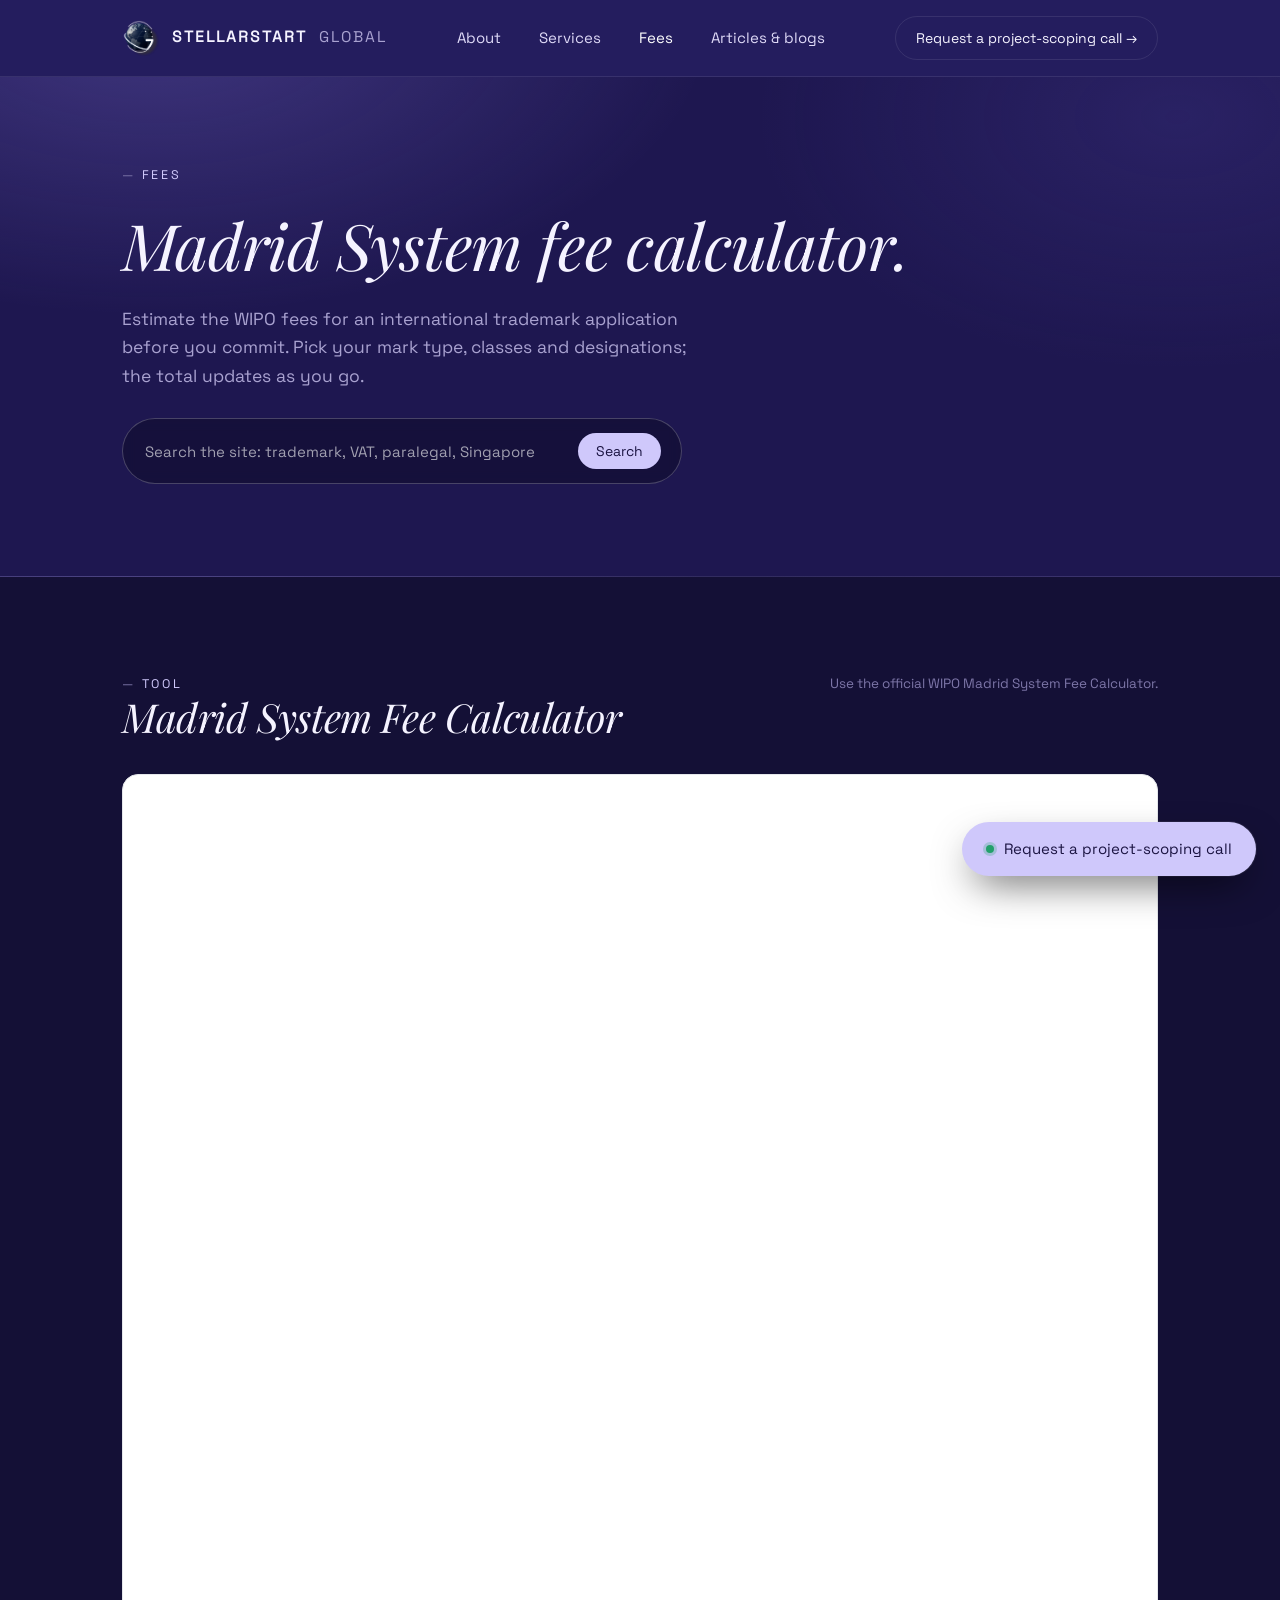
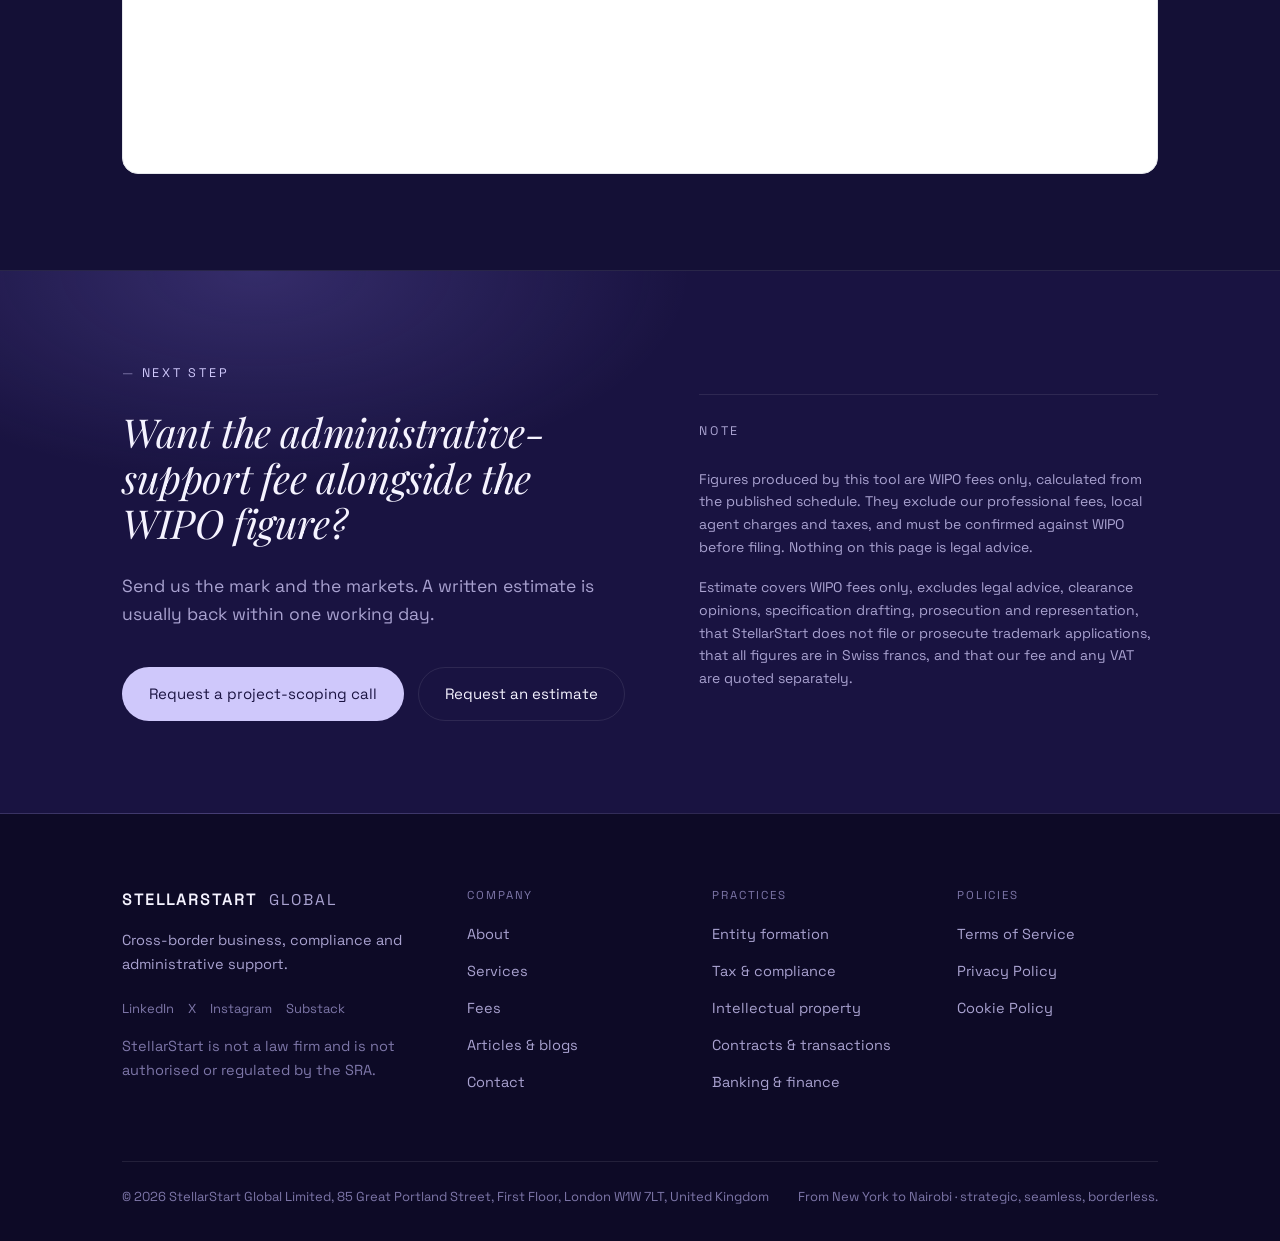
<file: fee.html>
<!DOCTYPE html>
<html lang="en">
<head>
<meta charset="utf-8">
<meta name="viewport" content="width=device-width, initial-scale=1">
<title>Madrid System fee calculator &middot; StellarStart GLOBAL</title>
<meta name="description" content="Estimate WIPO fees for an international trademark application under the Madrid System: basic fee, supplementary fees per class, complementary and individual fees per designation.">
<link rel="preconnect" href="https://fonts.googleapis.com">
<link rel="preconnect" href="https://fonts.gstatic.com" crossorigin>
<link rel="stylesheet" href="stellar.css">
</head>
<body>

<header class="nav">
  <div class="nav__in">
    <a class="logo" href="index.html">
  <img src="/logo.png" alt="StellarStart Global Logo" class="logo__img">
  <b>Stellarstart</b>
  <span>Global</span>
  </a>
    <nav class="nav__links">
      <a href="about.html">About</a>
      <a href="services.html">Services</a>
      <a href="fee.html" aria-current="page">Fees</a>
      <a href="articles.html">Articles &amp; blogs</a>
    </nav>
    <div style="display:flex;align-items:center;gap:14px">
      <a class="btn btn--ghost btn--sm" data-book href="#">Request a project-scoping call &rarr;</a>
      <button class="nav__toggle" data-nav-toggle aria-label="Menu">☰</button>
    </div>
  </div>
</header>

<section class="hero hero--page">
  <div class="wrap">
    <p class="eyebrow">Fees</p>
    <h1>Madrid System <em>fee calculator.</em></h1>
    <p class="lede">Estimate the WIPO fees for an international trademark application before you commit. Pick your mark type, classes and designations; the total updates as you go.</p>
    <div class="sitesearch" data-sitesearch>
      <div class="sitesearch__in">
        <input type="search" placeholder="Search the site: trademark, VAT, paralegal, Singapore" aria-label="Search the site" autocomplete="off">
        <button type="button">Search</button>
      </div>
      <div class="sitesearch__out" data-ss-out></div>
    </div>
  </div>
</section>

<section class="band band--panel pad" id="madrid">
  <div class="wrap">
    <div class="presence__head" style="margin-bottom:34px">
      <div>
        <p class="eyebrow">Tool</p>
        <h2>Madrid System Fee Calculator</h2>
      </div>
      <p class="presence__note">
        Use the official WIPO Madrid System Fee Calculator.
      </p>
    </div>

    <div
      style="
        width:100%;
        height:1000px;
        border:1px solid var(--border, #e5e7eb);
        border-radius:16px;
        overflow:hidden;
        background:#fff;
      "
    >
      <iframe
        src="https://madrid.wipo.int/feecalcapp/"
        title="WIPO Madrid Fee Calculator"
        width="100%"
        height="100%"
        frameborder="0"
        loading="lazy"
      ></iframe>
    </div>
  </div>
</section>

<section class="cta">
  <div class="wrap split">
    <div>
      <p class="eyebrow">Next step</p>
      <h2>Want the administrative-support fee alongside the WIPO figure?</h2>
      <p class="lede">Send us the mark and the markets. A written estimate is usually back within one working day.</p>
      <div class="btn-row">
        <a class="btn btn--solid" data-book href="#">Request a project-scoping call</a>
        <a class="btn btn--ghost" href="contact.html">Request an estimate</a>
      </div>
    </div>
    <div>
      <hr class="rule" style="margin-bottom:26px">
      <p class="eyebrow eyebrow--muted eyebrow--plain">Note</p>
      <p class="body-copy small">Figures produced by this tool are WIPO fees only, calculated from the published schedule. They exclude our professional fees, local agent charges and taxes, and must be confirmed against WIPO before filing. Nothing on this page is legal advice.</p>
      <p class="body-copy small">Estimate covers WIPO fees only, excludes legal advice, clearance opinions, specification drafting, prosecution and representation, that StellarStart does not file or prosecute trademark applications, that all figures are in Swiss francs, and that our fee and any VAT are quoted separately.</p>
    </div>
  </div>
</section>

<footer class="foot">
  <div class="wrap">
    <div class="foot__top">
      <div>
        <a class="logo" href="index.html"><b>Stellarstart</b> <span>Global</span></a>
        <p class="foot__blurb">Cross-border business, compliance and administrative support.</p>        
        <div class="foot__social">
          <a href="https://www.linkedin.com/company/stellarstart-global/">LinkedIn</a>
          <a href="https://twitter.com/StellarstartG">X</a>
          <a href="https://www.instagram.com/stellarstartglobal">Instagram</a>
          <a href="https://substack.com/@stellarstartglobal">Substack</a>
        </div>
        <a class="foot__line" href="#"><span>StellarStart is not a law firm and is not authorised or regulated by the SRA.</span></a>
      </div>
      <div>
        <h4>Company</h4>
        <ul>
          <li><a href="about.html">About</a></li>
          <li><a href="services.html">Services</a></li>
          <li><a href="fee.html">Fees</a></li>
          <li><a href="articles.html">Articles &amp; blogs</a></li>
          <li><a href="contact.html">Contact</a></li>
        </ul>
      </div>
      <div>
        <h4>Practices</h4>
        <ul>
          <li><a href="services.html#entity-formation">Entity formation</a></li>
          <li><a href="services.html#tax">Tax &amp; compliance</a></li>
          <li><a href="services.html#ip">Intellectual property</a></li>
          <li><a href="services.html#contracts">Contracts &amp; transactions</a></li>
          <li><a href="services.html#banking">Banking &amp; finance</a></li>
        </ul>
      </div>
      <div>
        <h4>Policies</h4>
        <ul>
          <li><a href="terms-of-service.html">Terms of Service</a></li>
          <li><a href="privacy-policy.html">Privacy Policy</a></li>
          <li><a href="cookie-policy.html">Cookie Policy</a></li>
        </ul>
      </div>
    </div>    
    <div class="foot__bar">
      <span>&copy; 2026 StellarStart Global Limited, 85 Great Portland Street, First Floor, London W1W 7LT, United Kingdom</span>
      <span>From New York to Nairobi &middot; strategic, seamless, borderless.</span>
    </div>
  </div>
</footer>
<script src="stellar.js"></script>
</body>
</html>
</file>
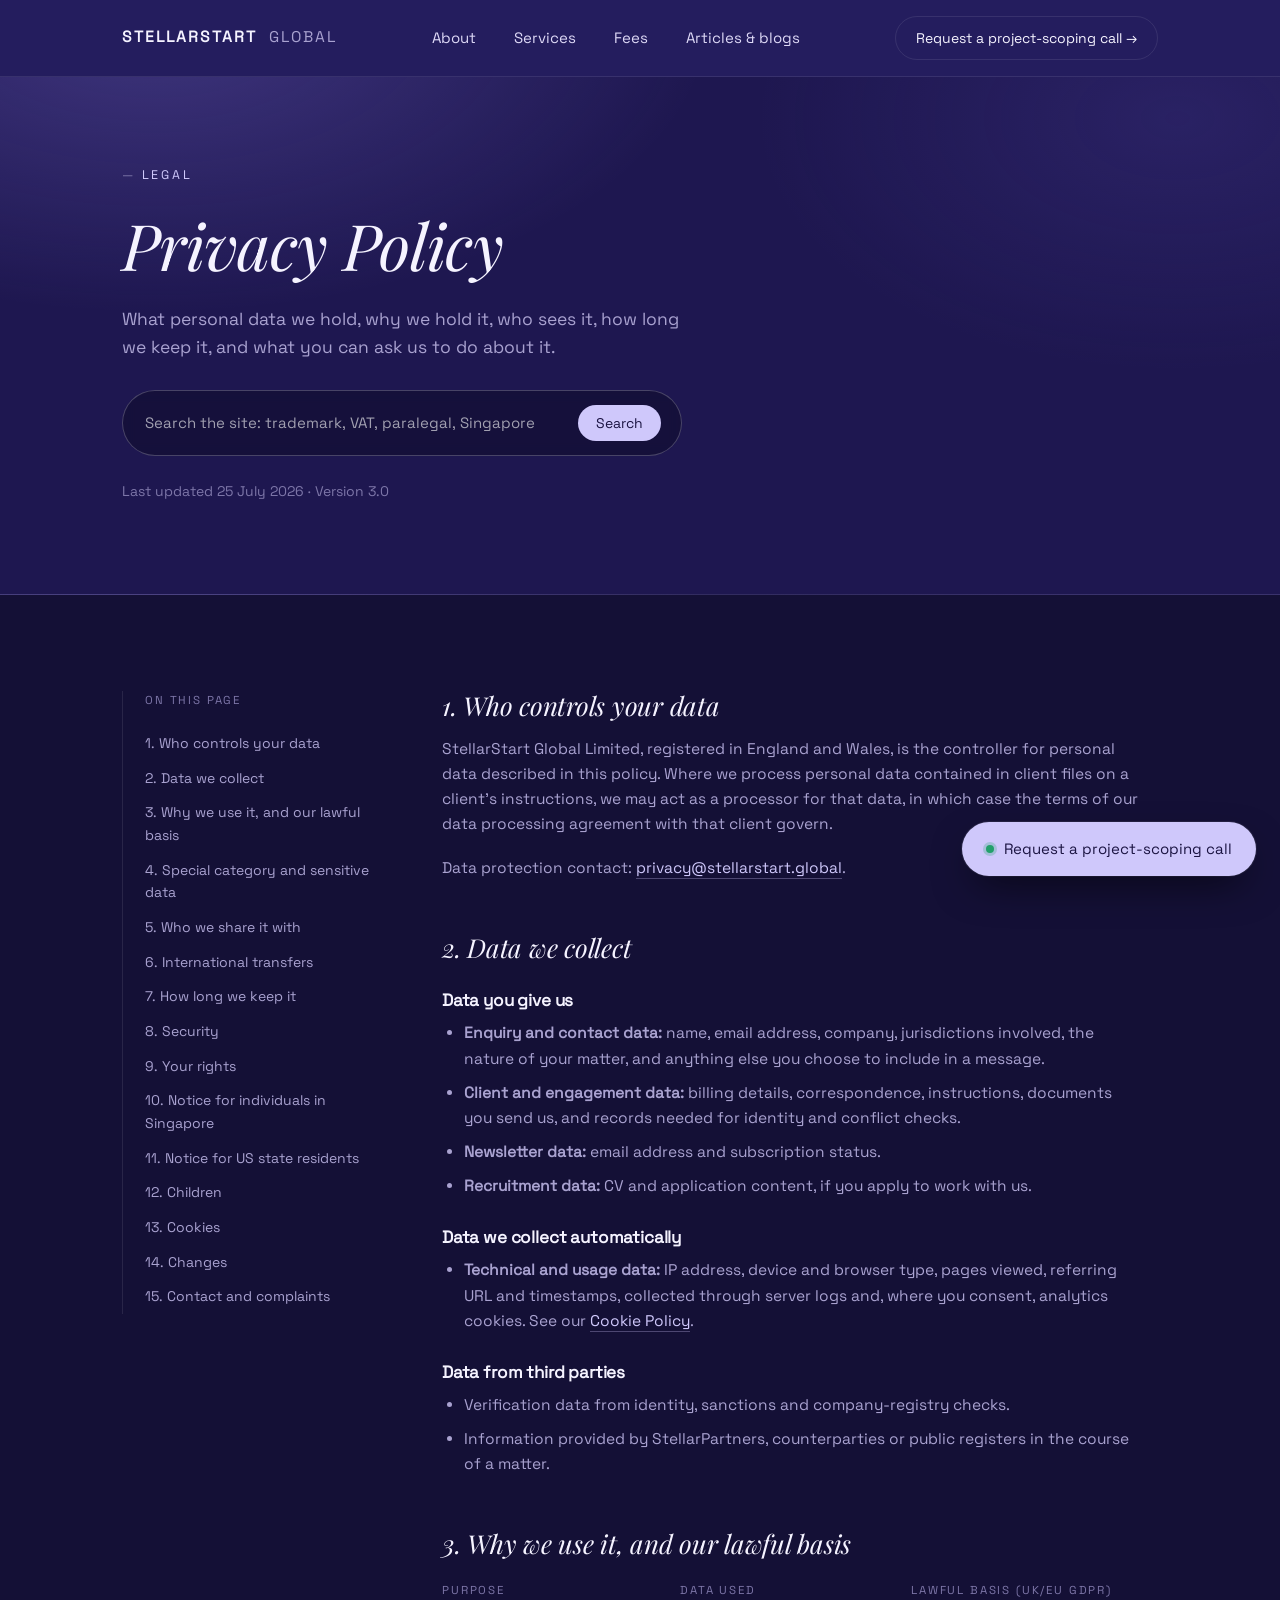
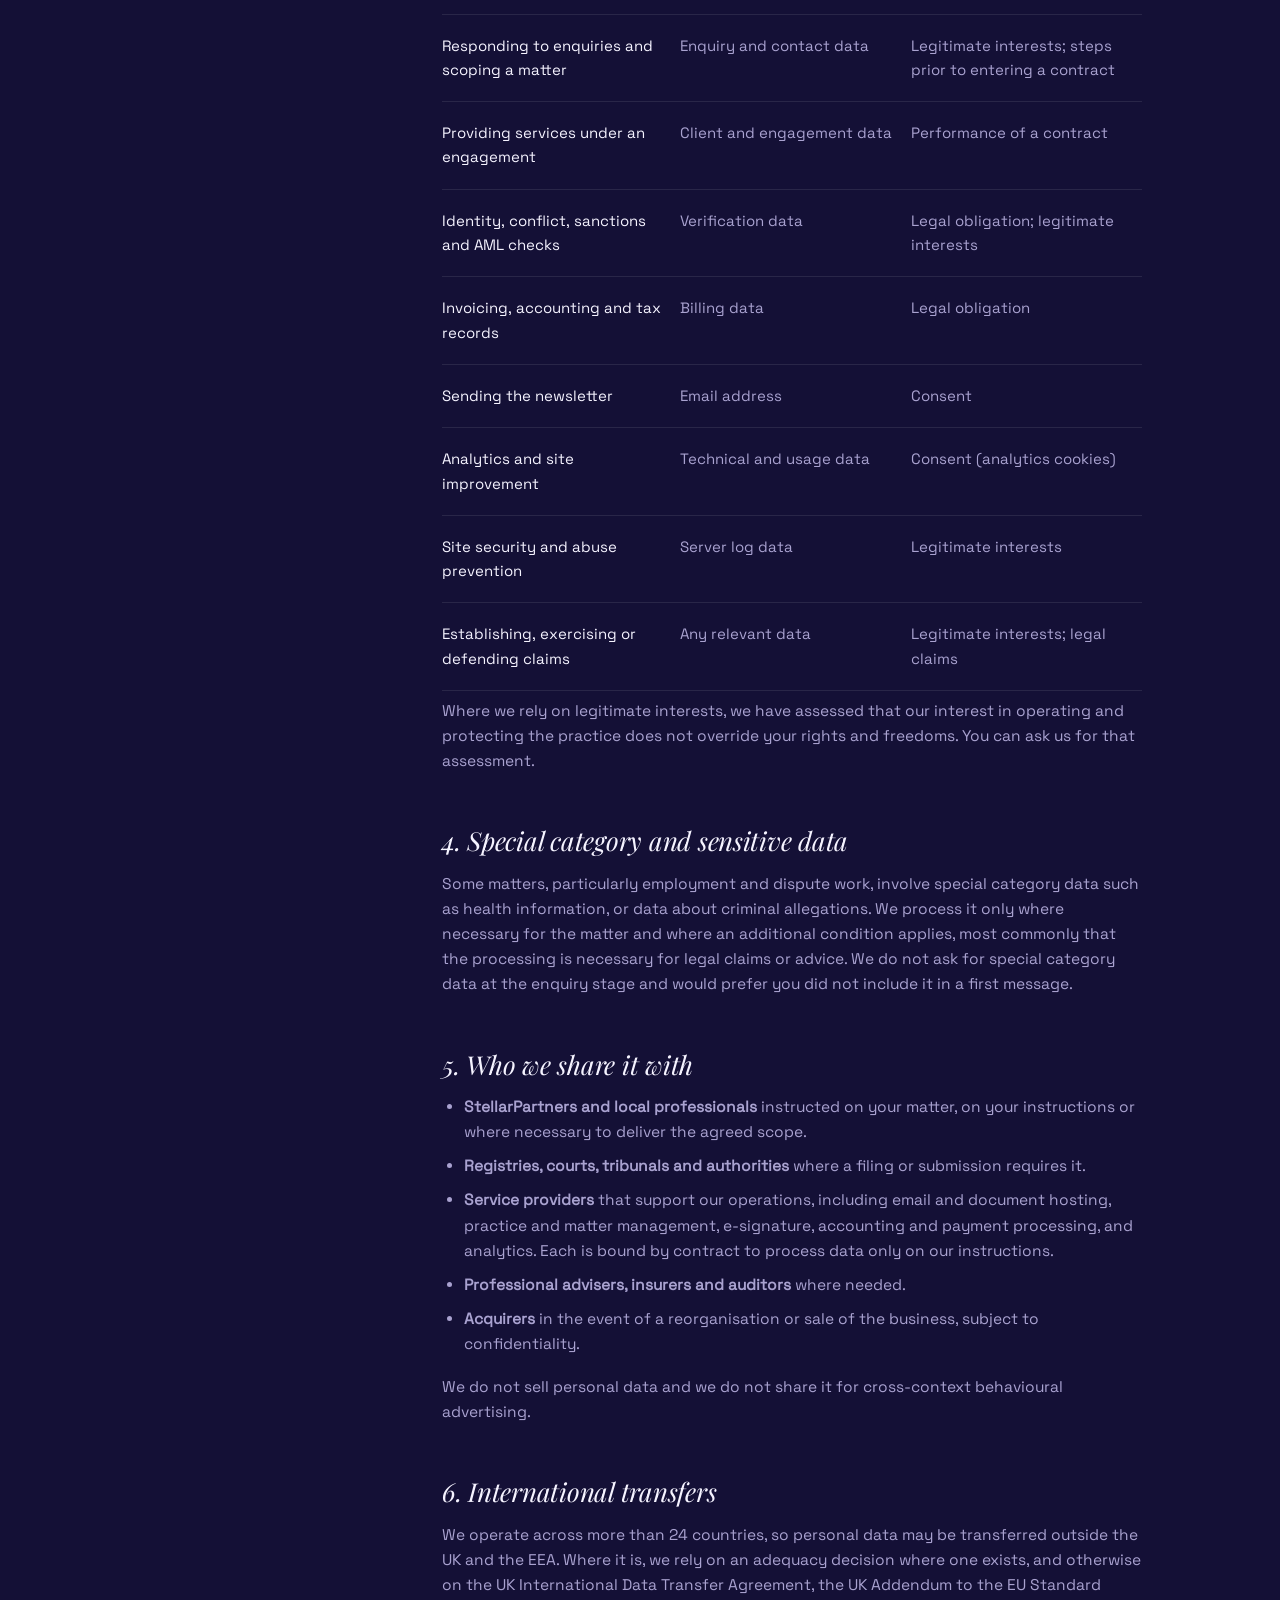
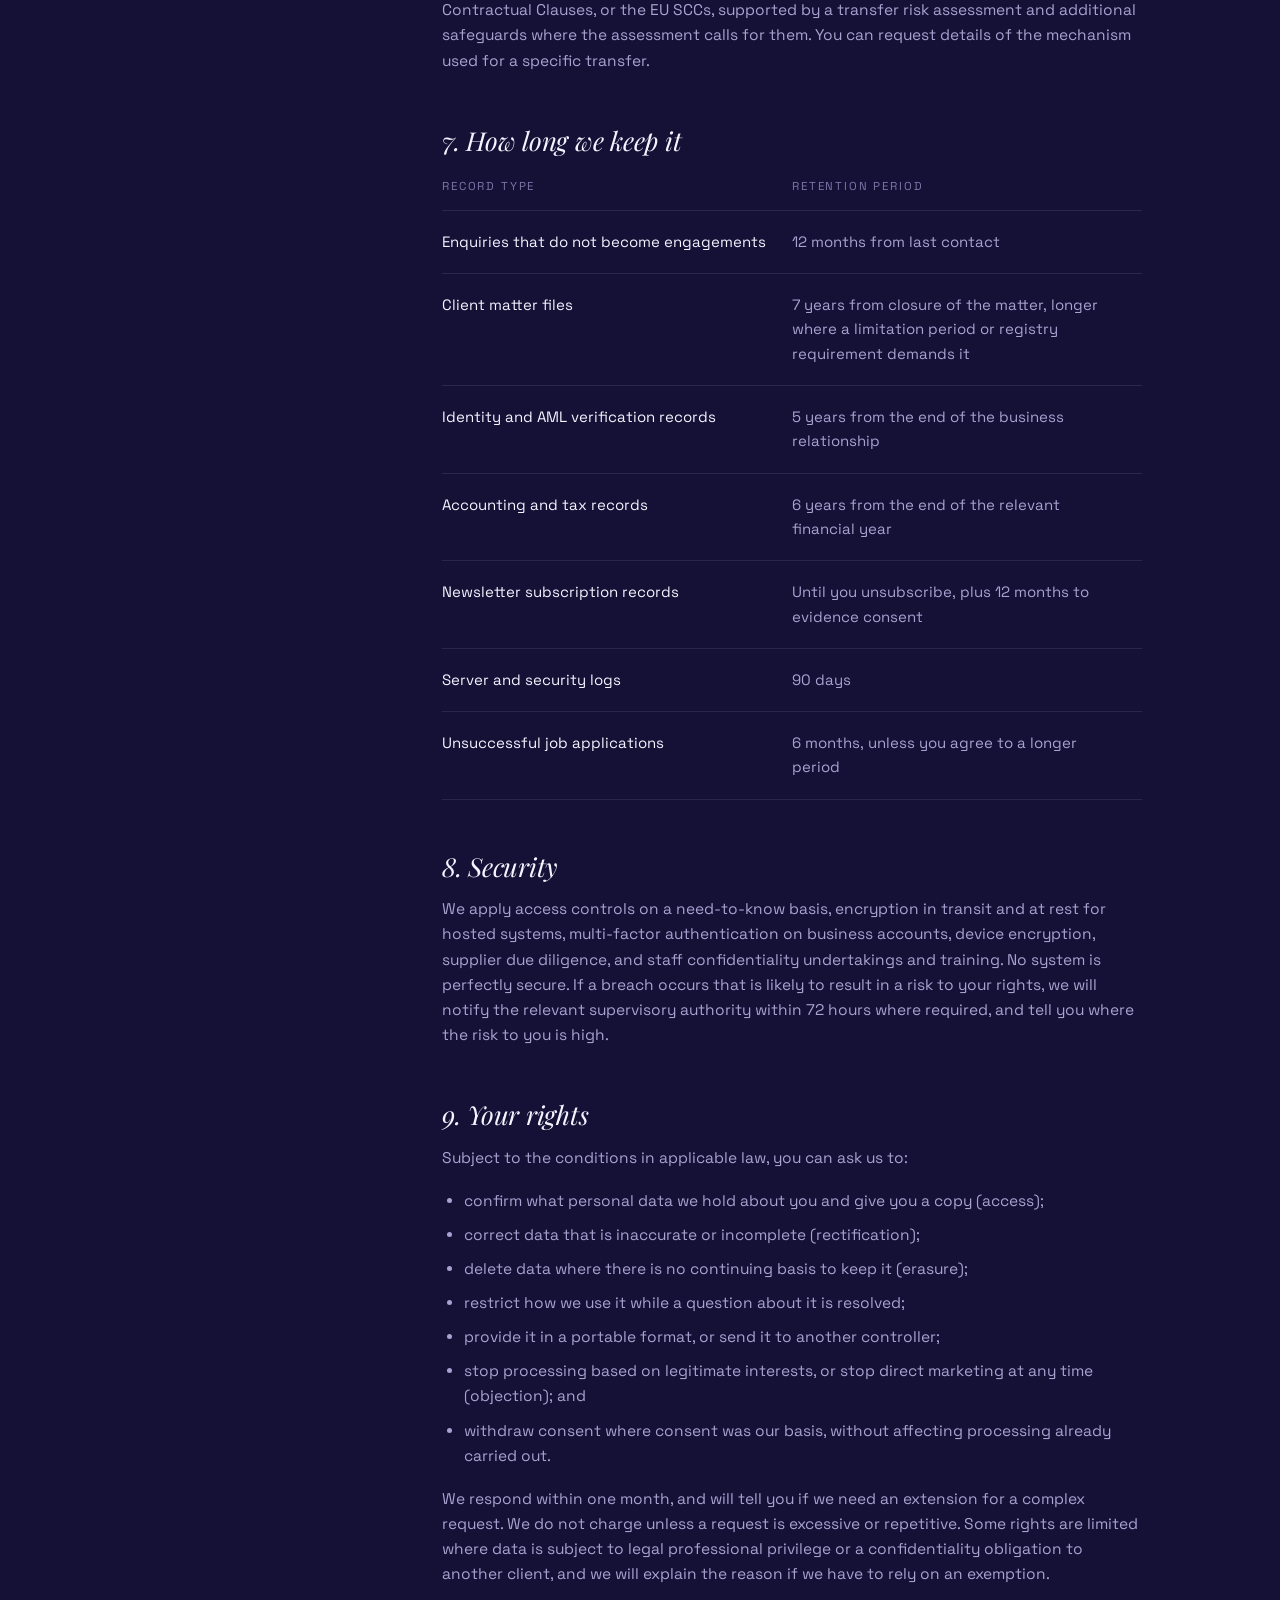
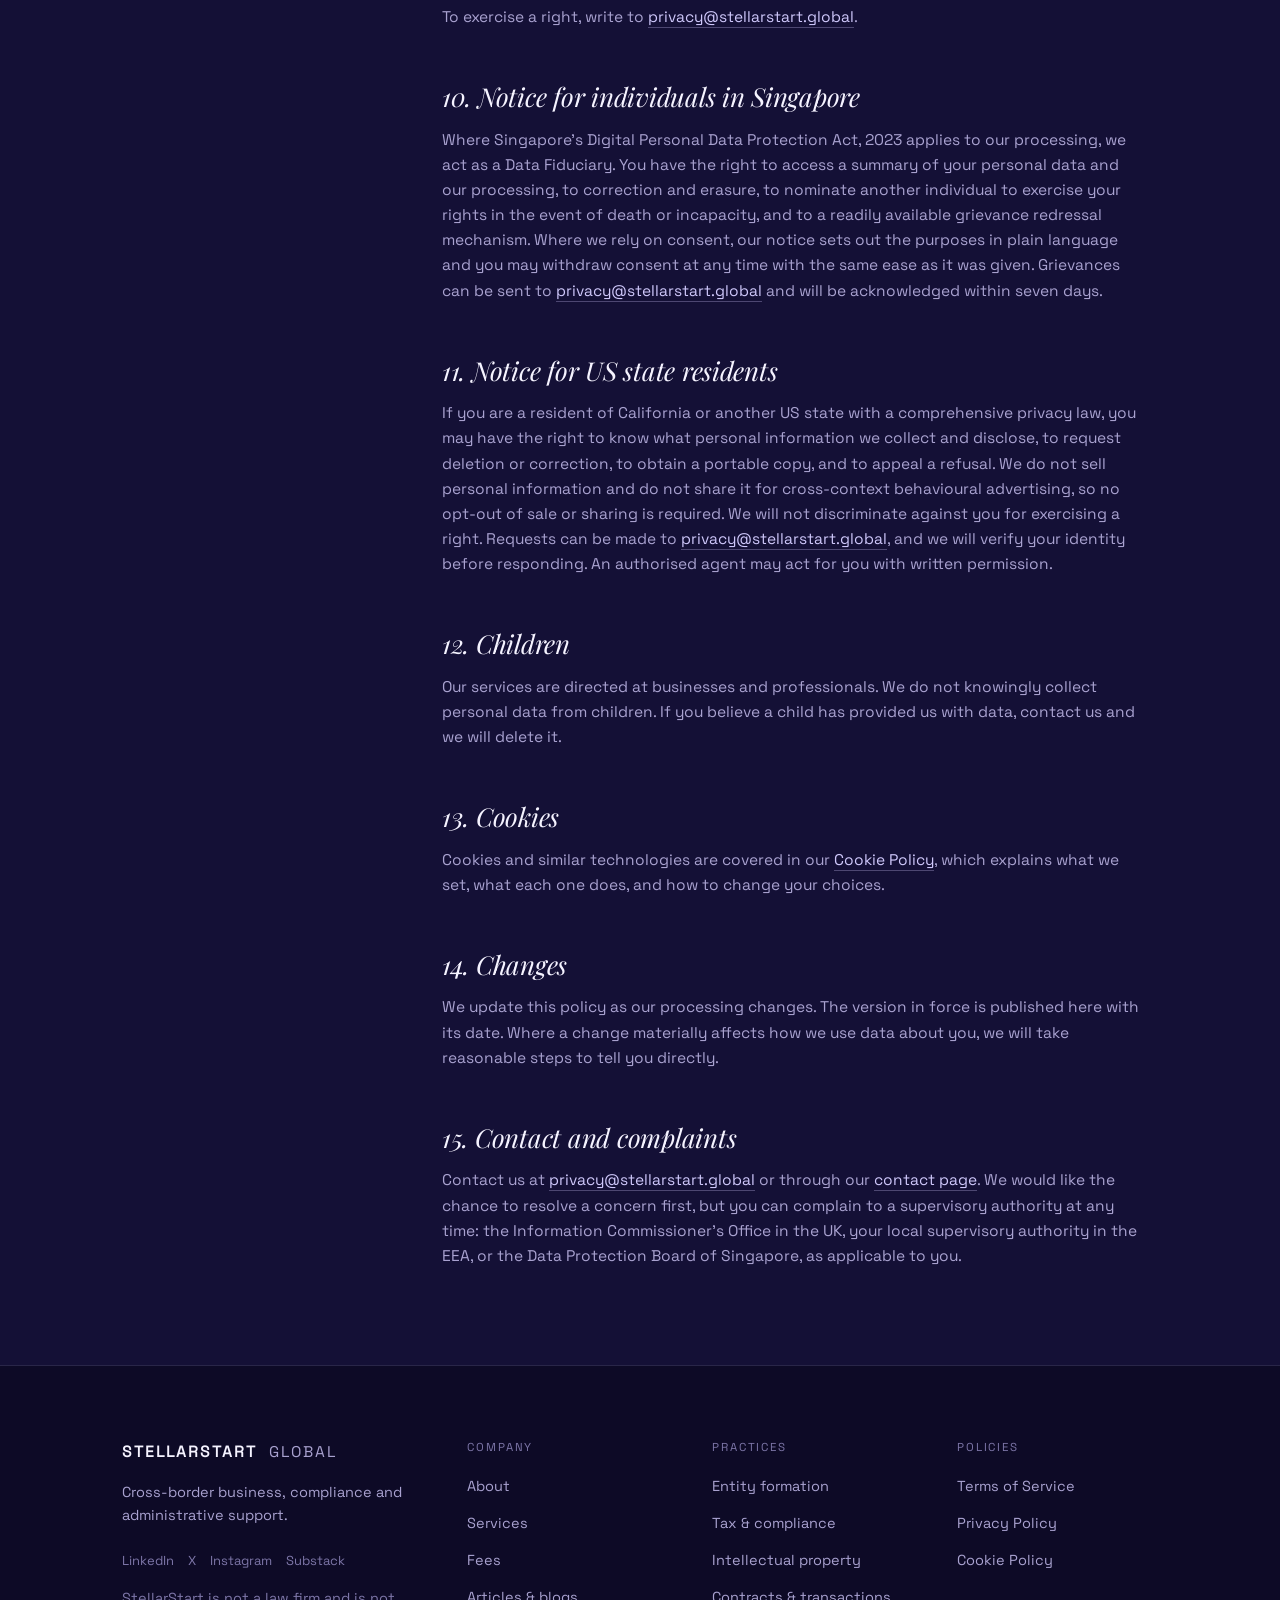
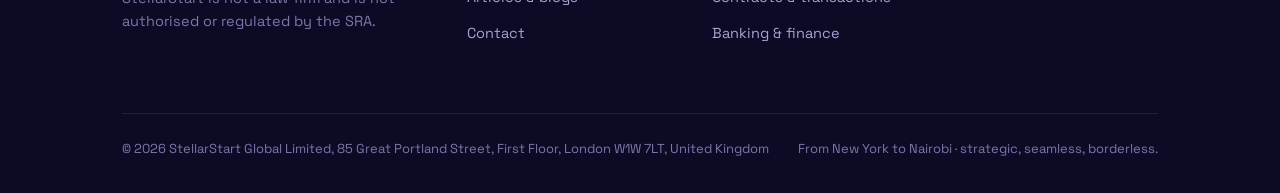
<file: privacy-policy.html>
<!DOCTYPE html>
<html lang="en">
<head>
<meta charset="utf-8">
<meta name="viewport" content="width=device-width, initial-scale=1">
<title>Privacy Policy · StellarStart GLOBAL</title>
<meta name="description" content="How StellarStart Global Limited collects, uses, shares and protects personal data, and the rights available to you under the UK GDPR, EU GDPR, Singapore's DPDP Act and US state privacy laws.">
<link rel="preconnect" href="https://fonts.googleapis.com">
<link rel="preconnect" href="https://fonts.gstatic.com" crossorigin>
<link rel="stylesheet" href="stellar.css">
</head>
<body>

<header class="nav">
  <div class="nav__in">
    <a class="logo" href="index.html"><b>Stellarstart</b> <span>Global</span></a>
    <nav class="nav__links">
      <a href="about.html">About</a>
      <a href="services.html">Services</a>
      <a href="fee.html">Fees</a>
      <a href="articles.html">Articles &amp; blogs</a>
    </nav>
    <div style="display:flex;align-items:center;gap:14px">
      <a class="btn btn--ghost btn--sm" data-book href="#">Request a project-scoping call &rarr;</a>
      <button class="nav__toggle" data-nav-toggle aria-label="Menu">☰</button>
    </div>
  </div>
</header>

<section class="hero hero--page">
  <div class="wrap">
    <p class="eyebrow">Legal</p>
    <h1>Privacy Policy</h1>
    <p class="lede">What personal data we hold, why we hold it, who sees it, how long we keep it, and what you can ask us to do about it.</p>
    <div class="sitesearch" data-sitesearch>
      <div class="sitesearch__in">
        <input type="search" placeholder="Search the site: trademark, VAT, paralegal, Singapore" aria-label="Search the site" autocomplete="off">
        <button type="button">Search</button>
      </div>
      <div class="sitesearch__out" data-ss-out></div>
    </div>
    <p class="small dim" style="margin-top:24px">Last updated 25 July 2026 &middot; Version 3.0</p>
  </div>
</section>

<section class="band band--panel pad">
  <div class="wrap doc">

    <aside class="toc">
      <p>On this page</p>
      <a href="#controller">1. Who controls your data</a>
      <a href="#collect">2. Data we collect</a>
      <a href="#why">3. Why we use it, and our lawful basis</a>
      <a href="#special">4. Special category and sensitive data</a>
      <a href="#share">5. Who we share it with</a>
      <a href="#transfers">6. International transfers</a>
      <a href="#retention">7. How long we keep it</a>
      <a href="#security">8. Security</a>
      <a href="#rights">9. Your rights</a>
      <a href="#dpdp">10. Notice for individuals in Singapore</a>
      <a href="#us">11. Notice for US state residents</a>
      <a href="#children">12. Children</a>
      <a href="#cookies">13. Cookies</a>
      <a href="#changes">14. Changes</a>
      <a href="#contact">15. Contact and complaints</a>
    </aside>

    <div class="doc__body">
      <!--
      <div class="notice" style="margin-bottom:44px">
        <b>Template for review.</b> Bracketed operational details, retention periods and the identity of the data protection contact must be confirmed against your actual processing activities and systems before this page goes live.
      </div>
      -->
      <h2 id="controller">1. Who controls your data</h2>
      <p>StellarStart Global Limited, registered in England and Wales, is the controller for personal data described in this policy. Where we process personal data contained in client files on a client&rsquo;s instructions, we may act as a processor for that data, in which case the terms of our data processing agreement with that client govern.</p>
      <p>Data protection contact: <a href="mailto:privacy@stellarstart.global">privacy@stellarstart.global</a>.</p>

      <h2 id="collect">2. Data we collect</h2>
      <h3>Data you give us</h3>
      <ul>
        <li><b>Enquiry and contact data:</b> name, email address, company, jurisdictions involved, the nature of your matter, and anything else you choose to include in a message.</li>
        <li><b>Client and engagement data:</b> billing details, correspondence, instructions, documents you send us, and records needed for identity and conflict checks.</li>
        <li><b>Newsletter data:</b> email address and subscription status.</li>
        <li><b>Recruitment data:</b> CV and application content, if you apply to work with us.</li>
      </ul>
      <h3>Data we collect automatically</h3>
      <ul>
        <li><b>Technical and usage data:</b> IP address, device and browser type, pages viewed, referring URL and timestamps, collected through server logs and, where you consent, analytics cookies. See our <a href="cookie-policy.html">Cookie Policy</a>.</li>
      </ul>
      <h3>Data from third parties</h3>
      <ul>        
        <li>Verification data from identity, sanctions and company-registry checks.</li>
        <li>Information provided by StellarPartners, counterparties or public registers in the course of a matter.</li>
      </ul>

      <h2 id="why">3. Why we use it, and our lawful basis</h2>
      <table class="table" style="margin:22px 0 8px">
        <thead><tr><th style="width:34%">Purpose</th><th style="width:33%">Data used</th><th>Lawful basis (UK/EU GDPR)</th></tr></thead>
        <tbody>
          <tr><td>Responding to enquiries and scoping a matter</td><td>Enquiry and contact data</td><td>Legitimate interests; steps prior to entering a contract</td></tr>
          <tr><td>Providing services under an engagement</td><td>Client and engagement data</td><td>Performance of a contract</td></tr>
          <tr><td>Identity, conflict, sanctions and AML checks</td><td>Verification data</td><td>Legal obligation; legitimate interests</td></tr>
          <tr><td>Invoicing, accounting and tax records</td><td>Billing data</td><td>Legal obligation</td></tr>
          <tr><td>Sending the newsletter</td><td>Email address</td><td>Consent</td></tr>
          <tr><td>Analytics and site improvement</td><td>Technical and usage data</td><td>Consent (analytics cookies)</td></tr>
          <tr><td>Site security and abuse prevention</td><td>Server log data</td><td>Legitimate interests</td></tr>
          <tr><td>Establishing, exercising or defending claims</td><td>Any relevant data</td><td>Legitimate interests; legal claims</td></tr>
        </tbody>
      </table>
      <p class="small dim">Where we rely on legitimate interests, we have assessed that our interest in operating and protecting the practice does not override your rights and freedoms. You can ask us for that assessment.</p>

      <h2 id="special">4. Special category and sensitive data</h2>
      <p>Some matters, particularly employment and dispute work, involve special category data such as health information, or data about criminal allegations. We process it only where necessary for the matter and where an additional condition applies, most commonly that the processing is necessary for legal claims or advice. We do not ask for special category data at the enquiry stage and would prefer you did not include it in a first message.</p>

      <h2 id="share">5. Who we share it with</h2>
      <ul>
        <li><b>StellarPartners and local professionals</b> instructed on your matter, on your instructions or where necessary to deliver the agreed scope.</li>
        <li><b>Registries, courts, tribunals and authorities</b> where a filing or submission requires it.</li>
        <li><b>Service providers</b> that support our operations, including email and document hosting, practice and matter management, e-signature, accounting and payment processing, and analytics. Each is bound by contract to process data only on our instructions.</li>
        <li><b>Professional advisers, insurers and auditors</b> where needed.</li>
        <li><b>Acquirers</b> in the event of a reorganisation or sale of the business, subject to confidentiality.</li>
      </ul>
      <p>We do not sell personal data and we do not share it for cross-context behavioural advertising.</p>

      <h2 id="transfers">6. International transfers</h2>
      <p>We operate across more than 24 countries, so personal data may be transferred outside the UK and the EEA. Where it is, we rely on an adequacy decision where one exists, and otherwise on the UK International Data Transfer Agreement, the UK Addendum to the EU Standard Contractual Clauses, or the EU SCCs, supported by a transfer risk assessment and additional safeguards where the assessment calls for them. You can request details of the mechanism used for a specific transfer.</p>

      <h2 id="retention">7. How long we keep it</h2>
      <table class="table" style="margin:22px 0 8px">
        <thead><tr><th style="width:50%">Record type</th><th>Retention period</th></tr></thead>
        <tbody>
          <tr><td>Enquiries that do not become engagements</td><td>12 months from last contact</td></tr>
          <tr><td>Client matter files</td><td>7 years from closure of the matter, longer where a limitation period or registry requirement demands it</td></tr>
          <tr><td>Identity and AML verification records</td><td>5 years from the end of the business relationship</td></tr>
          <tr><td>Accounting and tax records</td><td>6 years from the end of the relevant financial year</td></tr>
          <tr><td>Newsletter subscription records</td><td>Until you unsubscribe, plus 12 months to evidence consent</td></tr>
          <tr><td>Server and security logs</td><td>90 days</td></tr>
          <tr><td>Unsuccessful job applications</td><td>6 months, unless you agree to a longer period</td></tr>
        </tbody>
      </table>

      <h2 id="security">8. Security</h2>
      <p>We apply access controls on a need-to-know basis, encryption in transit and at rest for hosted systems, multi-factor authentication on business accounts, device encryption, supplier due diligence, and staff confidentiality undertakings and training. No system is perfectly secure. If a breach occurs that is likely to result in a risk to your rights, we will notify the relevant supervisory authority within 72 hours where required, and tell you where the risk to you is high.</p>

      <h2 id="rights">9. Your rights</h2>
      <p>Subject to the conditions in applicable law, you can ask us to:</p>
      <ul>
        <li>confirm what personal data we hold about you and give you a copy (access);</li>
        <li>correct data that is inaccurate or incomplete (rectification);</li>
        <li>delete data where there is no continuing basis to keep it (erasure);</li>
        <li>restrict how we use it while a question about it is resolved;</li>
        <li>provide it in a portable format, or send it to another controller;</li>
        <li>stop processing based on legitimate interests, or stop direct marketing at any time (objection); and</li>
        <li>withdraw consent where consent was our basis, without affecting processing already carried out.</li>
      </ul>
      <p>We respond within one month, and will tell you if we need an extension for a complex request. We do not charge unless a request is excessive or repetitive. Some rights are limited where data is subject to legal professional privilege or a confidentiality obligation to another client, and we will explain the reason if we have to rely on an exemption.</p>
      <p>To exercise a right, write to <a href="mailto:privacy@stellarstart.global">privacy@stellarstart.global</a>.</p>

      <h2 id="dpdp">10. Notice for individuals in Singapore</h2>  
      <p>Where Singapore&rsquo;s Digital Personal Data Protection Act, 2023 applies to our processing, we act as a Data Fiduciary. You have the right to access a summary of your personal data and our processing, to correction and erasure, to nominate another individual to exercise your rights in the event of death or incapacity, and to a readily available grievance redressal mechanism. Where we rely on consent, our notice sets out the purposes in plain language and you may withdraw consent at any time with the same ease as it was given. Grievances can be sent to <a href="mailto:privacy@stellarstart.global">privacy@stellarstart.global</a> and will be acknowledged within seven days.</p>

      <h2 id="us">11. Notice for US state residents</h2>
      <p>If you are a resident of California or another US state with a comprehensive privacy law, you may have the right to know what personal information we collect and disclose, to request deletion or correction, to obtain a portable copy, and to appeal a refusal. We do not sell personal information and do not share it for cross-context behavioural advertising, so no opt-out of sale or sharing is required. We will not discriminate against you for exercising a right. Requests can be made to <a href="mailto:privacy@stellarstart.global">privacy@stellarstart.global</a>, and we will verify your identity before responding. An authorised agent may act for you with written permission.</p>

      <h2 id="children">12. Children</h2>
      <p>Our services are directed at businesses and professionals. We do not knowingly collect personal data from children. If you believe a child has provided us with data, contact us and we will delete it.</p>

      <h2 id="cookies">13. Cookies</h2>
      <p>Cookies and similar technologies are covered in our <a href="cookie-policy.html">Cookie Policy</a>, which explains what we set, what each one does, and how to change your choices.</p>

      <h2 id="changes">14. Changes</h2>
      <p>We update this policy as our processing changes. The version in force is published here with its date. Where a change materially affects how we use data about you, we will take reasonable steps to tell you directly.</p>

      <h2 id="contact">15. Contact and complaints</h2>
      <p>Contact us at <a href="mailto:privacy@stellarstart.global">privacy@stellarstart.global</a> or through our <a href="contact.html">contact page</a>. We would like the chance to resolve a concern first, but you can complain to a supervisory authority at any time: the Information Commissioner&rsquo;s Office in the UK, your local supervisory authority in the EEA, or the Data Protection Board of Singapore, as applicable to you.</p>

    </div>
  </div>
</section>

<footer class="foot">
  <div class="wrap">
    <div class="foot__top">
      <div>
        <a class="logo" href="index.html"><b>Stellarstart</b> <span>Global</span></a>
        <p class="foot__blurb">Cross-border business, compliance and administrative support.</p>        
        <div class="foot__social">
          <a href="https://www.linkedin.com/company/stellarstart-global/">LinkedIn</a>
          <a href="https://twitter.com/StellarstartG">X</a>
          <a href="https://www.instagram.com/stellarstartglobal">Instagram</a>
          <a href="https://substack.com/@stellarstartglobal">Substack</a>
        </div>
        <a class="foot__line" href="#"><span>StellarStart is not a law firm and is not authorised or regulated by the SRA.</span></a>
      </div>
      <div>
        <h4>Company</h4>
        <ul>
          <li><a href="about.html">About</a></li>
          <li><a href="services.html">Services</a></li>
          <li><a href="fee.html">Fees</a></li>
          <li><a href="articles.html">Articles &amp; blogs</a></li>
          <li><a href="contact.html">Contact</a></li>
        </ul>
      </div>
      <div>
        <h4>Practices</h4>
        <ul>
          <li><a href="services.html#entity-formation">Entity formation</a></li>
          <li><a href="services.html#tax">Tax &amp; compliance</a></li>
          <li><a href="services.html#ip">Intellectual property</a></li>
          <li><a href="services.html#contracts">Contracts &amp; transactions</a></li>
          <li><a href="services.html#banking">Banking &amp; finance</a></li>
        </ul>
      </div>
      <div>
        <h4>Policies</h4>
        <ul>
          <li><a href="terms-of-service.html">Terms of Service</a></li>
          <li><a href="privacy-policy.html">Privacy Policy</a></li>
          <li><a href="cookie-policy.html">Cookie Policy</a></li>
        </ul>
      </div>
    </div>    
    <div class="foot__bar">
      <span>&copy; 2026 StellarStart Global Limited, 85 Great Portland Street, First Floor, London W1W 7LT, United Kingdom</span>
      <span>From New York to Nairobi &middot; strategic, seamless, borderless.</span>
    </div>
  </div>
</footer>

<script src="stellar.js"></script>
</body>
</html>
</file>
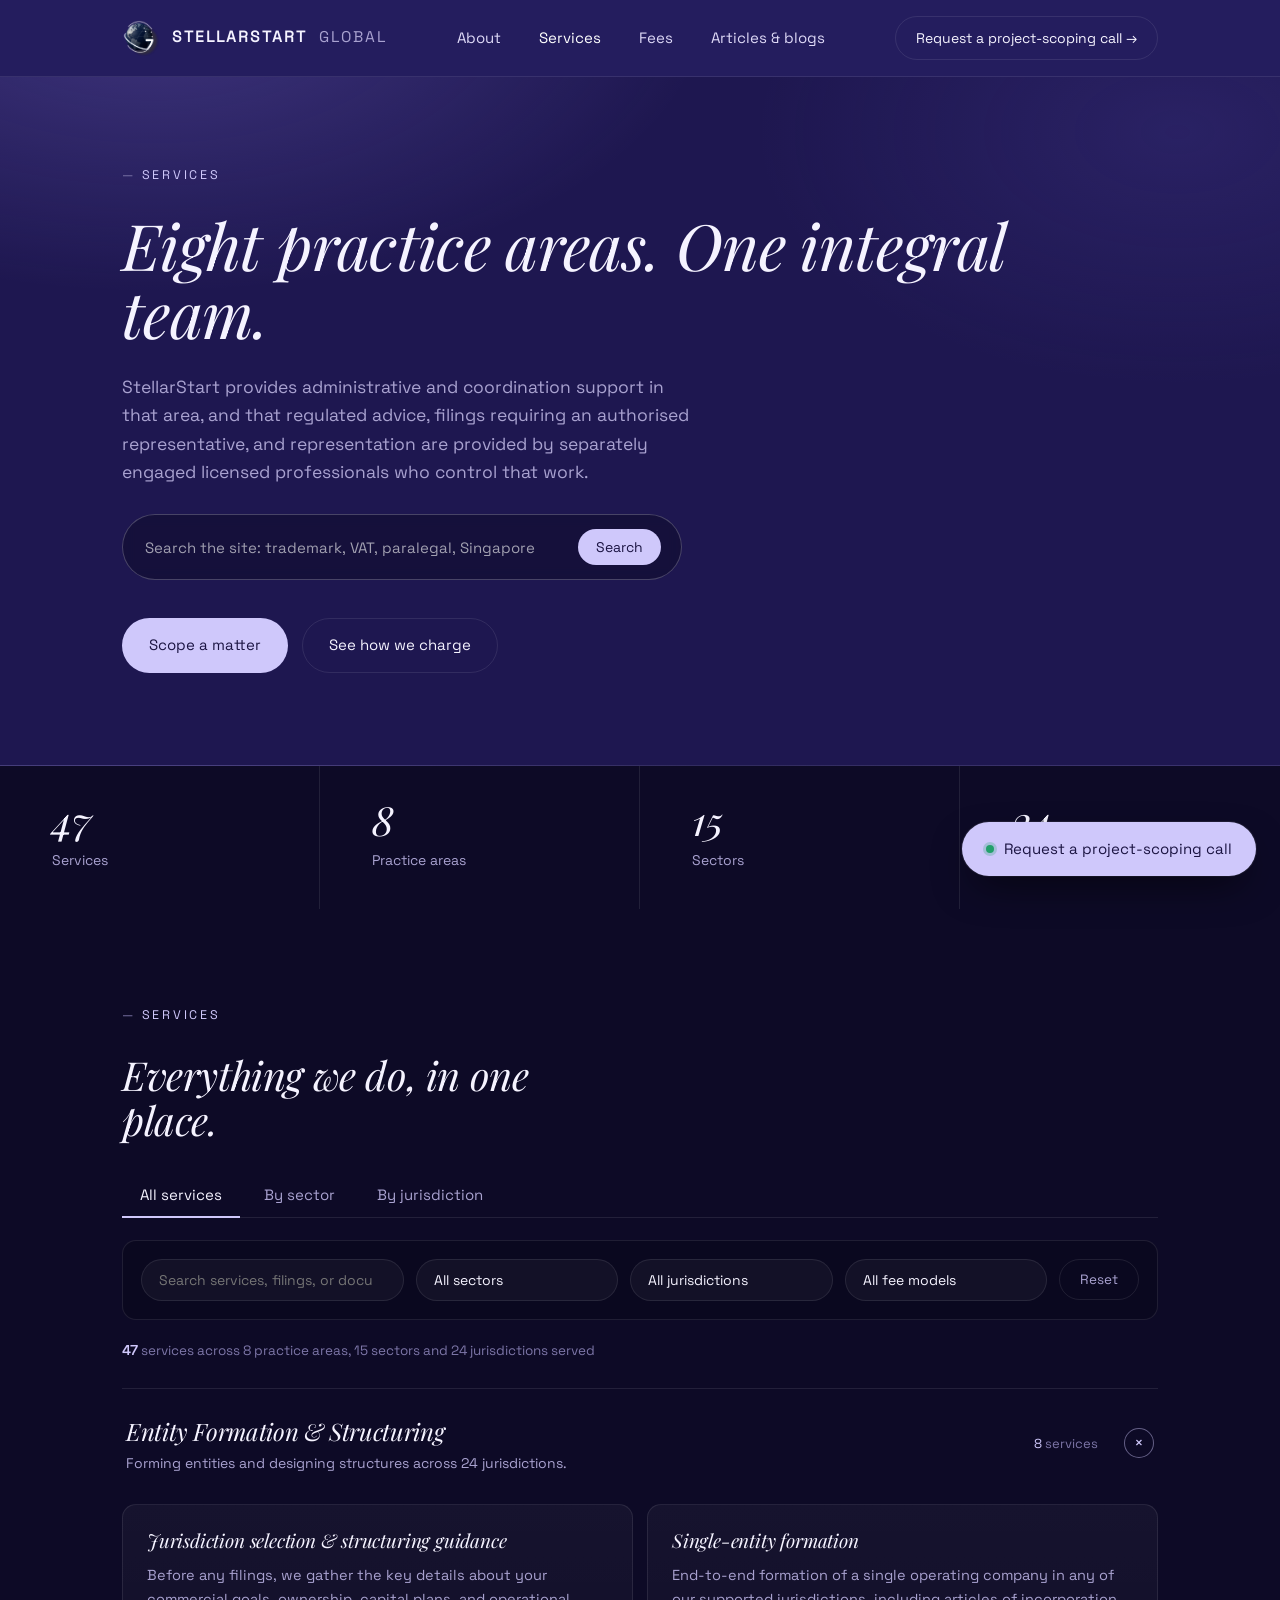
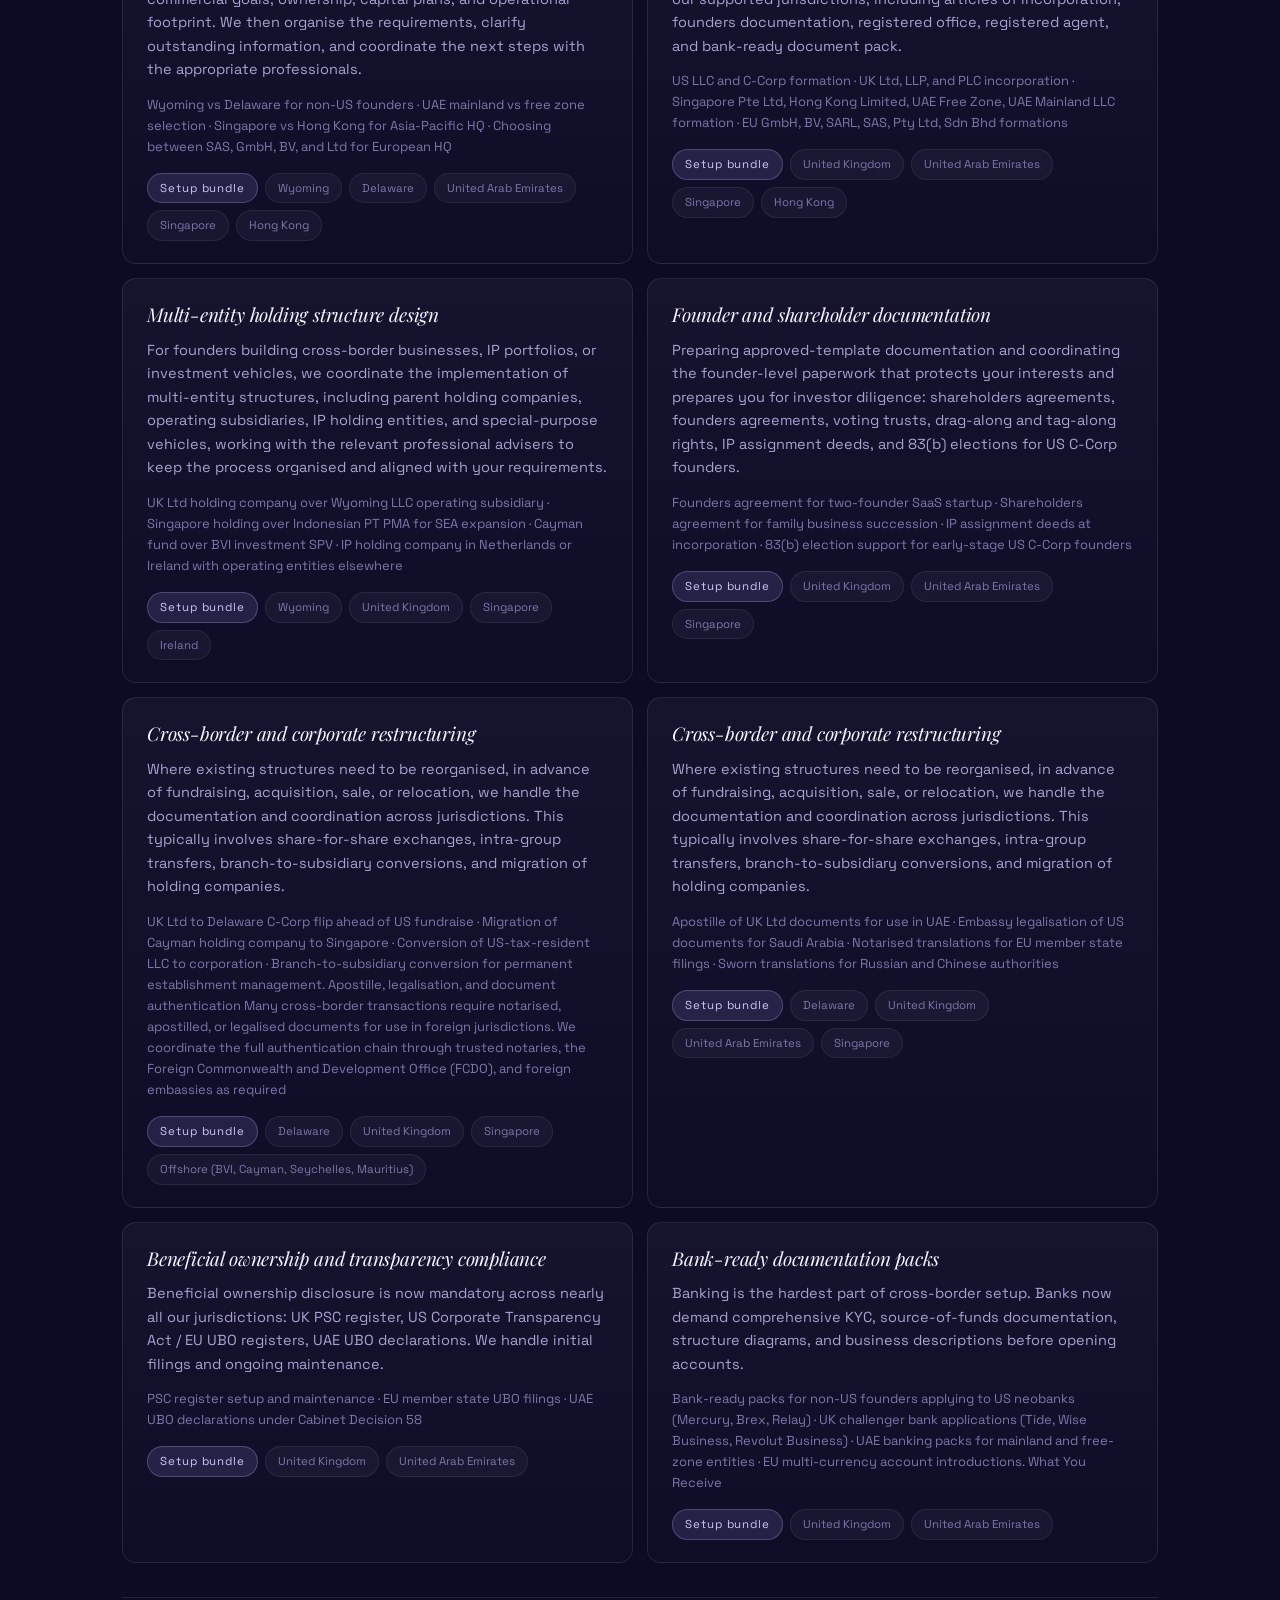
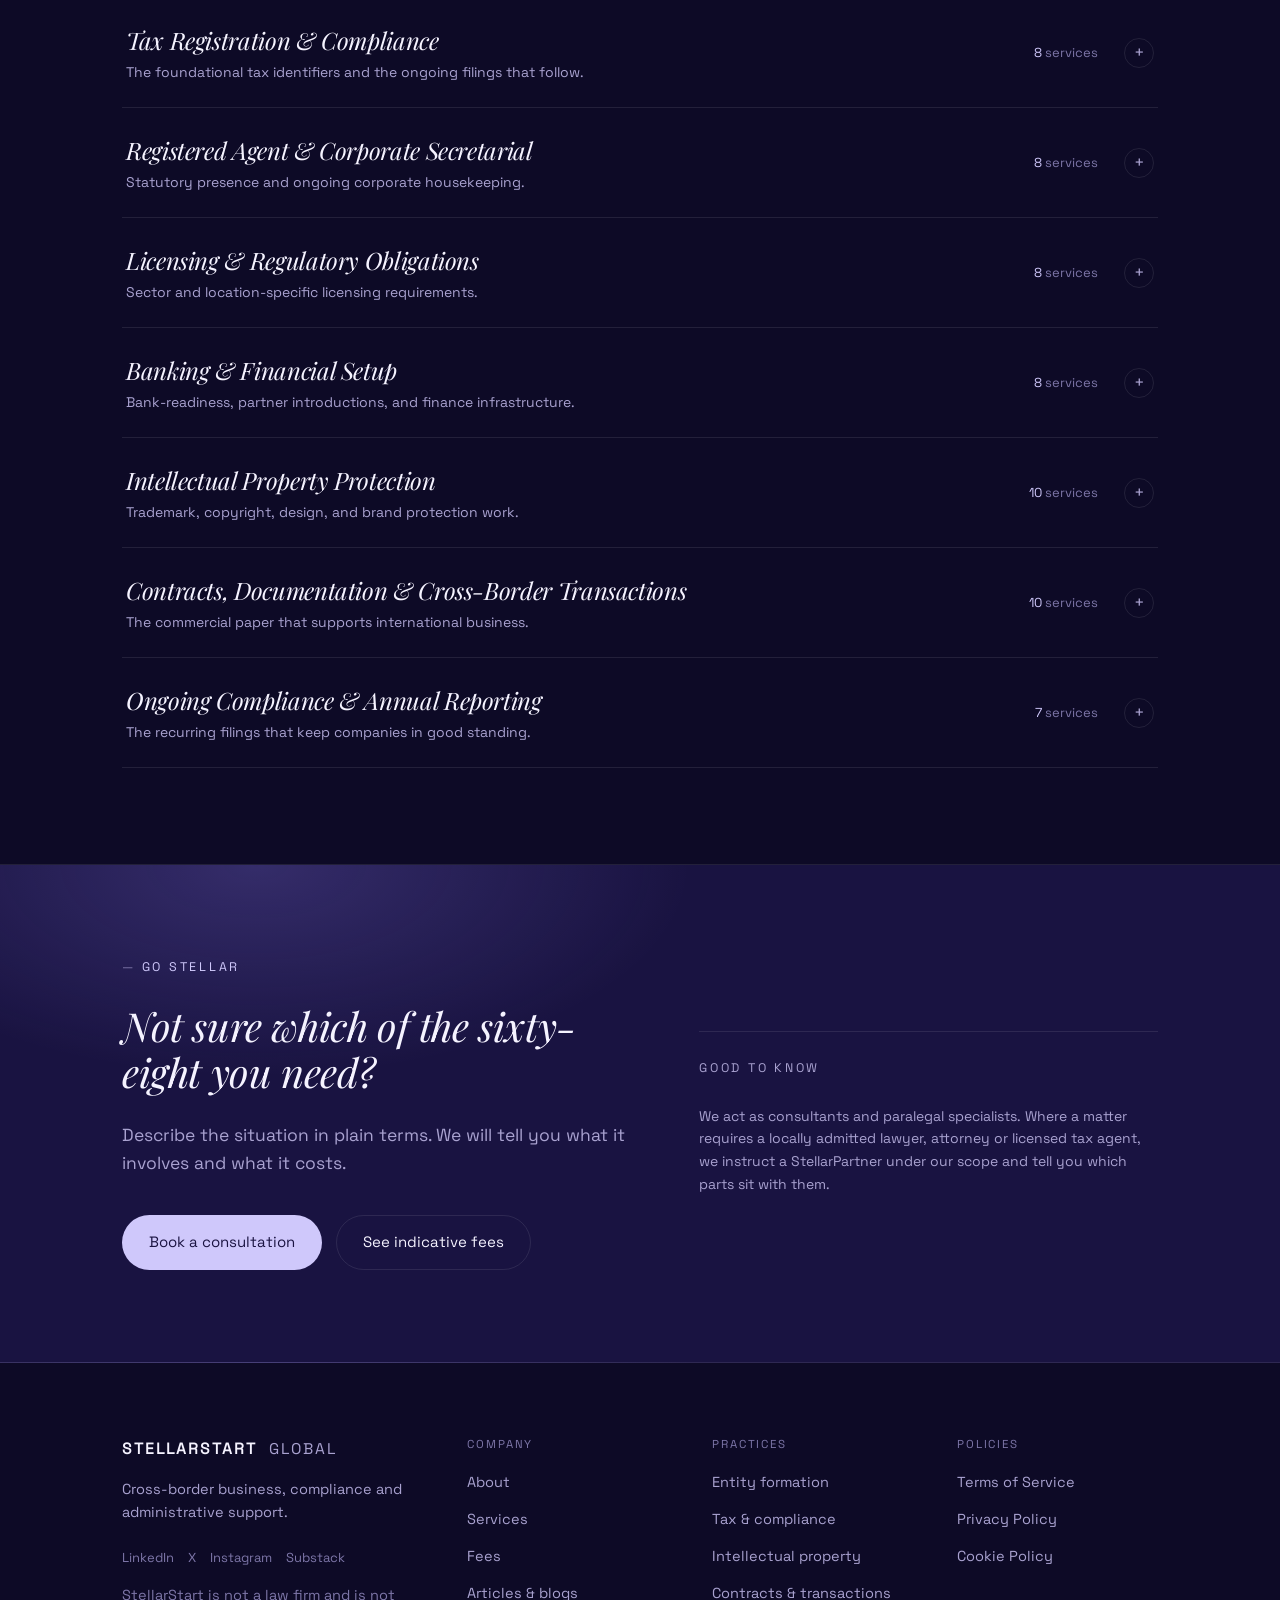
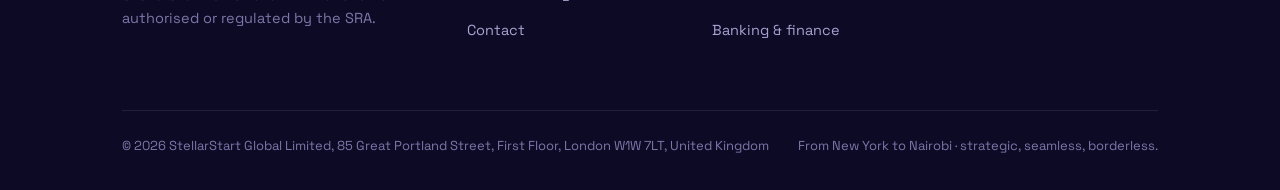
<file: services.html>
<!DOCTYPE html>
<html lang="en">
<head>
<meta charset="utf-8">
<meta name="viewport" content="width=device-width, initial-scale=1">
<title>Services &middot; StellarStart GLOBAL</title>
<meta name="description" content="Sixty-eight services across eight practice areas: entity formation, tax, corporate secretarial, licensing, banking, intellectual property, contracts and ongoing compliance. Delivered in 24 jurisdictions served.">
<link rel="preconnect" href="https://fonts.googleapis.com">
<link rel="preconnect" href="https://fonts.gstatic.com" crossorigin>
<link rel="stylesheet" href="stellar.css">
</head>
<body>

<header class="nav">
  <div class="nav__in">
    <a class="logo" href="index.html">
  <img src="/logo.png" alt="StellarStart Global Logo" class="logo__img">
  <b>Stellarstart</b>
  <span>Global</span>
  </a>
    <nav class="nav__links">
      <a href="about.html">About</a>
      <a href="services.html" aria-current="page">Services</a>
      <a href="fee.html">Fees</a>
      <a href="articles.html">Articles &amp; blogs</a>
    </nav>
    <div style="display:flex;align-items:center;gap:14px">
      <a class="btn btn--ghost btn--sm" data-book href="#">Request a project-scoping call &rarr;</a>
      <button class="nav__toggle" data-nav-toggle aria-label="Menu">&#9776;</button>
    </div>
  </div>
</header>

<section class="hero hero--page" data-reveal-root>
  <div class="wrap">
    <p class="eyebrow">Services</p>
    <h1>Eight practice areas. <em>One integral team.</em></h1>
    <p class="lede">StellarStart provides administrative and coordination support in that area, and that regulated advice, filings requiring an authorised representative, and representation are provided by separately engaged licensed professionals who control that work.</p>
    <div class="sitesearch" data-sitesearch>
      <div class="sitesearch__in">
        <input type="search" placeholder="Search the site: trademark, VAT, paralegal, Singapore" aria-label="Search the site" autocomplete="off">
        <button type="button">Search</button>
      </div>
      <div class="sitesearch__out" data-ss-out></div>
    </div>
    <div class="btn-row">
      <a class="btn btn--solid" href="contact.html">Scope a matter</a>
      <a class="btn btn--ghost" href="fee.html">See how we charge</a>
    </div>
  </div>
</section>

<div class="stats" data-reveal-root>
  <div class="stats__cell" data-reveal><div class="stats__n"><span data-to="47">0</span></div><div class="stats__k">Services</div></div>
  <div class="stats__cell" data-reveal><div class="stats__n"><span data-to="8">0</span></div><div class="stats__k">Practice areas</div></div>
  <div class="stats__cell" data-reveal><div class="stats__n"><span data-to="15">0</span></div><div class="stats__k">Sectors</div></div>
  <div class="stats__cell" data-reveal><div class="stats__n"><span data-to="24">0</span></div><div class="stats__k">Jurisdictions</div></div>
</div>

<!-- ============================================================ ALL SERVICES -->
<section class="band band--deep pad" id="all" data-svc-root>
  <div class="wrap">
    <p class="eyebrow">Services</p>
    <h2 style="max-width:20ch;margin-bottom:30px">Everything we do, in one place.</h2>

    <div class="views" role="tablist" aria-label="Browse services">
      <button class="view" role="tab" data-view="all" aria-selected="true">All services</button>
      <button class="view" role="tab" data-view="sector" aria-selected="false">By sector</button>
      <button class="view" role="tab" data-view="jur" aria-selected="false">By jurisdiction</button>
    </div>

    <div class="filters">
      <input type="search" data-q placeholder="Search services, filings, or documents" aria-label="Search services">
      <select data-f-ind aria-label="Filter by sector">
        <option value="">All sectors</option>
        <option>SaaS &amp; Cloud Software</option>
        <option>E-commerce &amp; D2C</option>
        <option>Fashion &amp; Apparel</option>
        <option>Influencer, Creator &amp; Personal Brand</option>
        <option>Film, TV, Podcast &amp; Audio Production</option>
        <option>Web3, Crypto &amp; Digital Assets</option>
        <option>Gaming, Esports &amp; Interactive Entertainment</option>
        <option>Hospitality, Restaurants &amp; Travel</option>
        <option>Healthcare, Wellness &amp; Cosmetics</option>
        <option>EdTech &amp; Online Learning</option>
        <option>Real Estate &amp; Property Investment</option>
        <option>Financial Services &amp; FinTech</option>
        <option>Manufacturing &amp; Industrial</option>
        <option>Pharmaceutical &amp; Life Sciences</option>
        <option>NGO, Charity &amp; Social Enterprise</option>
      </select>
      <select data-f-jur aria-label="Filter by jurisdiction">
        <option value="">All jurisdictions</option>
        <option>Wyoming</option>
        <option>Delaware</option>
        <option>Nevada</option>
        <option>Texas</option>
        <option>Florida</option>
        <option>California</option>
        <option>New York</option>
        <option>New Jersey</option>
        <option>Illinois</option>
        <option>Massachusetts</option>
        <option>Washington</option>
        <option>Colorado</option>
        <option>Georgia</option>
        <option>United Kingdom</option>
        <option>Germany</option>
        <option>Ireland</option>
        <option>Netherlands</option>
        <option>Luxembourg</option>
        <option>Estonia</option>
        <option>Cyprus</option>
        <option>France</option>
        <option>Spain</option>
        <option>Switzerland</option>
        <option>Portugal</option>
        <option>United Arab Emirates</option>
        <option>Türkiye</option>        
        <option>Singapore</option>
        <option>Hong Kong</option>
        <option>China</option>
        <option>Japan</option>
        <option>Malaysia</option>
        <option>Thailand</option>
        <option>Vietnam</option>
        <option>Indonesia</option>
        <option>Australia</option>
        <option>Canada</option>
        <option>Offshore (BVI, Cayman, Seychelles, Mauritius)</option>
      </select>
      <select data-f-fee aria-label="Filter by fee model">
        <option value="">All fee models</option>
        <option>Setup bundle</option>
        <option>Fixed fee</option>
        <option>Annual subscription</option>
        <option>Capped fee</option>
      <option>Monthly retainer</option></select>
      <button data-reset type="button">Reset</button>
    </div>

    <p class="resultline"><b>47</b> services across 8 practice areas, 15 sectors and 24 jurisdictions served</p>

    <div data-pane="all">
<section class="area" id="entity-formation" data-area>
        <button class="area__hd" aria-expanded="true" aria-controls="area0">
          <span>
            <span class="area__t">Entity Formation &amp; Structuring</span>
            <span class="area__s">Forming entities and designing structures across 24 jurisdictions.</span>
          </span>
          <span class="area__c"><b data-area-count>8</b> services</span>
          <span class="area__k" aria-hidden="true">+</span>
        </button>
        <div class="area__bd" id="area0">
        <article class="svc" data-svc
          data-jur="Wyoming|Delaware|United Arab Emirates|Singapore|Hong Kong|Germany|France" data-ind="SaaS &amp; Cloud Software|Real Estate &amp; Property Investment|Manufacturing &amp; Industrial|NGO, Charity &amp; Social Enterprise" data-fee="Setup bundle"
          data-txt="jurisdiction selection &amp; structuring guidance before any filings, we analyse your commercial goals, ownership profile, capital plans, and operational footprint to outline a suitable jurisdiction and entity type. this is the most important conversation in the engagement, and it is where most cost-saving and tax-saving decisions are made. wyoming vs delaware for non-us founders · uae mainland vs free zone selection · singapore vs hong kong for asia-pacific hq · choosing between sas, gmbh, bv, and ltd for european hq">
          <h4>Jurisdiction selection &amp; structuring guidance</h4>
          <p class="svc__brief">Before any filings, we gather the key details about your commercial goals, ownership, capital plans, and operational footprint. We then organise the requirements, clarify outstanding information, and coordinate the next steps with the appropriate professionals.</p>
<p class="svc__eg">Wyoming vs Delaware for non-US founders · UAE mainland vs free zone selection · Singapore vs Hong Kong for Asia-Pacific HQ · Choosing between SAS, GmbH, BV, and Ltd for European HQ</p>          <p class="svc__meta"><span class="svc__fee">Setup bundle</span><span class="svc__jur">Wyoming</span><span class="svc__jur">Delaware</span><span class="svc__jur">United Arab Emirates</span><span class="svc__jur">Singapore</span><span class="svc__jur">Hong Kong</span></p>
        </article>
        <article class="svc" data-svc
          data-jur="United Kingdom|United Arab Emirates|Singapore|Hong Kong|Germany|France|Malaysia" data-ind="Financial Services &amp; FinTech|NGO, Charity &amp; Social Enterprise" data-fee="Setup bundle"
          data-txt="single-entity formation end-to-end formation of a single operating company in any of our supported jurisdictions, including articles of incorporation, founders documentation, registered office, registered agent, and bank-ready document pack. us llc and c-corp formation · uk ltd, llp, and plc incorporation · singapore pte ltd, hong kong limited, uae free zone, uae mainland llc formation · eu gmbh, bv, sarl, sas, pty ltd, sdn bhd formations">
          <h4>Single-entity formation</h4>
          <p class="svc__brief">End-to-end formation of a single operating company in any of our supported jurisdictions, including articles of incorporation, founders documentation, registered office, registered agent, and bank-ready document pack.</p>
<p class="svc__eg">US LLC and C-Corp formation · UK Ltd, LLP, and PLC incorporation · Singapore Pte Ltd, Hong Kong Limited, UAE Free Zone, UAE Mainland LLC formation · EU GmbH, BV, SARL, SAS, Pty Ltd, Sdn Bhd formations</p>          <p class="svc__meta"><span class="svc__fee">Setup bundle</span><span class="svc__jur">United Kingdom</span><span class="svc__jur">United Arab Emirates</span><span class="svc__jur">Singapore</span><span class="svc__jur">Hong Kong</span></p>
        </article>
        <article class="svc" data-svc
          data-jur="Wyoming|United Kingdom|Singapore|Ireland|Netherlands|Offshore (BVI, Cayman, Seychelles, Mauritius)|Indonesia" data-ind="Fashion &amp; Apparel|Real Estate &amp; Property Investment|NGO, Charity &amp; Social Enterprise" data-fee="Setup bundle"
          data-txt="multi-entity holding structure design for founders building cross-border businesses, ip portfolios, or investment vehicles. we coordinate the implementation of multi-entity structures, including parent holding companies, operating subsidiaries, ip holding entities, and special-purpose vehicles, working with the relevant professionals and stakeholders throughout the process.">
          <h4>Multi-entity holding structure design</h4>
          <p class="svc__brief">For founders building cross-border businesses, IP portfolios, or investment vehicles, we coordinate the implementation of multi-entity structures, including parent holding companies, operating subsidiaries, IP holding entities, and special-purpose vehicles, working with the relevant professional advisers to keep the process organised and aligned with your requirements.</p>
<p class="svc__eg">UK Ltd holding company over Wyoming LLC operating subsidiary · Singapore holding over Indonesian PT PMA for SEA expansion · Cayman fund over BVI investment SPV · IP holding company in Netherlands or Ireland with operating entities elsewhere</p>          <p class="svc__meta"><span class="svc__fee">Setup bundle</span><span class="svc__jur">Wyoming</span><span class="svc__jur">United Kingdom</span><span class="svc__jur">Singapore</span><span class="svc__jur">Ireland</span></p>
        </article>
        <article class="svc" data-svc
          data-jur="United Kingdom|United Arab Emirates|Singapore" data-ind="SaaS &amp; Cloud Software|EdTech &amp; Online Learning" data-fee="Setup bundle"
          data-txt="founder and shareholder documentation preparing and coordinating the founder-level documents that protect your interests and prepare you for investor diligence: shareholders agreements, founders agreements, voting trusts, drag-along and tag-along rights, ip assignment deeds, and 83(b) elections for us c-corp founders. founders agreement for two-founder saas startup · shareholders agreement for family business succession · ip assignment deeds at incorporation · 83(b) election support for early-stage us c-corp founders">
          <h4>Founder and shareholder documentation</h4>
          <p class="svc__brief">Preparing approved-template documentation and coordinating the founder-level paperwork that protects your interests and prepares you for investor diligence: shareholders agreements, founders agreements, voting trusts, drag-along and tag-along rights, IP assignment deeds, and 83(b) elections for US C-Corp founders.</p>
<p class="svc__eg">Founders agreement for two-founder SaaS startup · Shareholders agreement for family business succession · IP assignment deeds at incorporation · 83(b) election support for early-stage US C-Corp founders</p>          <p class="svc__meta"><span class="svc__fee">Setup bundle</span><span class="svc__jur">United Kingdom</span><span class="svc__jur">United Arab Emirates</span><span class="svc__jur">Singapore</span></p>
        </article>
        <article class="svc" data-svc
          data-jur="Delaware|United Kingdom|Singapore|Offshore (BVI, Cayman, Seychelles, Mauritius)" data-ind="Real Estate &amp; Property Investment" data-fee="Setup bundle"
          data-txt="cross-border and corporate restructuring where existing structures need to be reorganised, in advance of fundraising, acquisition, sale, or relocation, we handle the documentation and coordination across jurisdictions. this typically involves share-for-share exchanges, intra-group transfers, branch-to-subsidiary conversions, and migration of holding companies. uk ltd to delaware c-corp flip ahead of us fundraise · migration of cayman holding company to singapore · conversion of us-tax-resident llc to corporation · branch-to-subsidiary conversion for permanent establishment management. apostille, legalisation, and document authentication many cross-border transactions require notarised, apostilled, or legalised documents for use in foreign jurisdictions. we coordinate the full authentication chain through trusted notaries, the foreign commonwealth and development office (fcdo), and foreign embassies as required">
          <h4>Cross-border and corporate restructuring</h4>
          <p class="svc__brief">Where existing structures need to be reorganised, in advance of fundraising, acquisition, sale, or relocation, we handle the documentation and coordination across jurisdictions. This typically involves share-for-share exchanges, intra-group transfers, branch-to-subsidiary conversions, and migration of holding companies.</p>
<p class="svc__eg">UK Ltd to Delaware C-Corp flip ahead of US fundraise · Migration of Cayman holding company to Singapore · Conversion of US-tax-resident LLC to corporation · Branch-to-subsidiary conversion for permanent establishment management. Apostille, legalisation, and document authentication Many cross-border transactions require notarised, apostilled, or legalised documents for use in foreign jurisdictions. We coordinate the full authentication chain through trusted notaries, the Foreign Commonwealth and Development Office (FCDO), and foreign embassies as required</p>          <p class="svc__meta"><span class="svc__fee">Setup bundle</span><span class="svc__jur">Delaware</span><span class="svc__jur">United Kingdom</span><span class="svc__jur">Singapore</span><span class="svc__jur">Offshore (BVI, Cayman, Seychelles, Mauritius)</span></p>
        </article>
        <article class="svc" data-svc
          data-jur="Delaware|United Kingdom|United Arab Emirates|Singapore|Offshore (BVI, Cayman, Seychelles, Mauritius)" data-ind="Real Estate &amp; Property Investment" data-fee="Setup bundle"
          data-txt="cross-border and corporate restructuring where existing structures need to be reorganised, in advance of fundraising, acquisition, sale, or relocation, we handle the documentation and coordination across jurisdictions. this typically involves share-for-share exchanges, intra-group transfers, branch-to-subsidiary conversions, and migration of holding companies. apostille of uk ltd documents for use in uae · embassy legalisation of us documents for saudi arabia · notarised translations for eu member state filings · sworn translations for russian and chinese authorities">
          <h4>Cross-border and corporate restructuring</h4>
          <p class="svc__brief">Where existing structures need to be reorganised, in advance of fundraising, acquisition, sale, or relocation, we handle the documentation and coordination across jurisdictions. This typically involves share-for-share exchanges, intra-group transfers, branch-to-subsidiary conversions, and migration of holding companies.</p>
<p class="svc__eg">Apostille of UK Ltd documents for use in UAE · Embassy legalisation of US documents for Saudi Arabia · Notarised translations for EU member state filings · Sworn translations for Russian and Chinese authorities</p>          <p class="svc__meta"><span class="svc__fee">Setup bundle</span><span class="svc__jur">Delaware</span><span class="svc__jur">United Kingdom</span><span class="svc__jur">United Arab Emirates</span><span class="svc__jur">Singapore</span></p>
        </article>
        <article class="svc" data-svc
          data-jur="United Kingdom|United Arab Emirates" data-ind="NGO, Charity &amp; Social Enterprise" data-fee="Setup bundle"
          data-txt="beneficial ownership and transparency compliance beneficial ownership disclosure is now mandatory across nearly all our jurisdictions: uk psc register, us corporate transparency act /eu ubo registers, uae ubo declarations. we handle initial filings and ongoing maintenance. psc register setup and maintenance · eu member state ubo filings · uae ubo declarations under cabinet decision 58">
          <h4>Beneficial ownership and transparency compliance</h4>
          <p class="svc__brief">Beneficial ownership disclosure is now mandatory across nearly all our jurisdictions: UK PSC register, US Corporate Transparency Act / EU UBO registers, UAE UBO declarations. We handle initial filings and ongoing maintenance.</p>
<p class="svc__eg">PSC register setup and maintenance · EU member state UBO filings · UAE UBO declarations under Cabinet Decision 58</p>          <p class="svc__meta"><span class="svc__fee">Setup bundle</span><span class="svc__jur">United Kingdom</span><span class="svc__jur">United Arab Emirates</span></p>
        </article>
        <article class="svc" data-svc
          data-jur="United Kingdom|United Arab Emirates" data-ind="Real Estate &amp; Property Investment|Financial Services &amp; FinTech" data-fee="Setup bundle"
          data-txt="bank-ready documentation packs banking is the hardest part of cross-border setup. banks now demand comprehensive kyc, source-of-funds documentation, structure diagrams, and business descriptions before opening accounts. bank-ready packs for non-us founders applying to us neobanks (mercury, brex, relay) · uk challenger bank applications (tide, wise business, revolut business) · uae banking packs for mainland and free-zone entities · eu multi-currency account introductions. what you receive">
          <h4>Bank-ready documentation packs</h4>
          <p class="svc__brief">Banking is the hardest part of cross-border setup. Banks now demand comprehensive KYC, source-of-funds documentation, structure diagrams, and business descriptions before opening accounts.</p>
<p class="svc__eg">Bank-ready packs for non-US founders applying to US neobanks (Mercury, Brex, Relay) · UK challenger bank applications (Tide, Wise Business, Revolut Business) · UAE banking packs for mainland and free-zone entities · EU multi-currency account introductions. What You Receive</p>          <p class="svc__meta"><span class="svc__fee">Setup bundle</span><span class="svc__jur">United Kingdom</span><span class="svc__jur">United Arab Emirates</span></p>
        </article>
        </div>
      </section>

      <section class="area" id="tax" data-area>
        <button class="area__hd" aria-expanded="false" aria-controls="area1">
          <span>
            <span class="area__t">Tax Registration &amp; Compliance</span>
            <span class="area__s">The foundational tax identifiers and the ongoing filings that follow.</span>
          </span>
          <span class="area__c"><b data-area-count>8</b> services</span>
          <span class="area__k" aria-hidden="true">+</span>
        </button>
        <div class="area__bd" id="area1" hidden>
        <article class="svc" data-svc
          data-jur="United Kingdom|United Arab Emirates|Singapore|Australia|Canada" data-ind="Financial Services &amp; FinTech" data-fee="Fixed fee"
          data-txt="tax identifier registrations end-to-end coordination of the foundational tax identifiers required to operate in each jurisdiction. we handle the application paperwork, liaise with the tax authority, and deliver the final identifiers ready for banking, payroll, and customer-facing use. us ein (federal employer identification number) · uk utr (corporation tax unique taxpayer reference) · australia abn and tfn · canada business number">
          <h4>Tax identifier registrations</h4>
          <p class="svc__brief">End-to-end coordination of the foundational tax identifiers required to operate in each jurisdiction. We handle the application paperwork, liaise with the tax authority, and deliver the final identifiers ready for banking, payroll, and customer-facing use.</p>
<p class="svc__eg">US EIN (federal employer identification number) · UK UTR (corporation tax unique taxpayer reference) · Australia ABN and TFN · Canada Business Number</p>          <p class="svc__meta"><span class="svc__fee">Fixed fee</span><span class="svc__jur">United Kingdom</span><span class="svc__jur">United Arab Emirates</span><span class="svc__jur">Australia</span><span class="svc__jur">Canada</span></p>
        </article>
        <article class="svc" data-svc
          data-jur="United Kingdom|United Arab Emirates|Singapore|Australia|Canada" data-ind="E-commerce &amp; D2C|NGO, Charity &amp; Social Enterprise" data-fee="Fixed fee"
          data-txt="vat, gst, and consumption tax compliance sales tax / vat / gst is the highest-volume tax compliance work for most growing businesses, because returns are quarterly or monthly and the rules vary dramatically by jurisdiction and product category. we handle registration and ongoing returns across uk vat, eu vat (including oss/ioss for cross-border b2c), us state sales tax, canadian gst/hst, australian gst, uae vat and others. uk vat registration and quarterly returns · eu oss / ioss for cross-border e- commerce · us state sales tax nexus analysis and registrations (amazon fba, shopify d2c) ·">
          <h4>VAT, GST, and consumption tax compliance</h4>
          <p class="svc__brief">Sales tax / VAT / GST is the highest-volume tax compliance work for most growing businesses, because returns are quarterly or monthly and the rules vary dramatically by jurisdiction and product category. We handle registration and ongoing returns across UK VAT, EU VAT (including OSS/IOSS for cross-border B2C), US state sales tax, Canadian GST/HST, Australian GST, UAE VAT and others.</p>
<p class="svc__eg">UK VAT registration and quarterly returns · EU OSS / IOSS for cross-border e- commerce · US state sales tax nexus analysis and registrations (Amazon FBA, Shopify D2C) ·</p>          <p class="svc__meta"><span class="svc__fee">Fixed fee</span><span class="svc__jur">United Kingdom</span><span class="svc__jur">United Arab Emirates</span><span class="svc__jur">Australia</span><span class="svc__jur">Canada</span></p>
        </article>
        <article class="svc" data-svc
          data-jur="United Kingdom|United Arab Emirates|Singapore|Australia" data-ind="NGO, Charity &amp; Social Enterprise" data-fee="Fixed fee"
          data-txt="corporate income tax compliance annual corporate income tax returns across our jurisdictions, in collaboration with qualified tax advisers in each market. we project-manage the gathering of source data, supporting documentation, and review cycles, ensuring filings are accurate and on time. uk ct600 filings via hmrc · us form 1120 / 1120-s filings (including 5472 for foreign-owned llcs) · uae corporate tax (fta) returns · australia t2 / company tax return">
          <h4>Corporate income tax compliance</h4>
          <p class="svc__brief">Annual corporate income tax returns across our jurisdictions, in collaboration with qualified tax advisers in each market. We project-manage the gathering of source data, supporting documentation, and review cycles, ensuring filings are accurate and on time.</p>
<p class="svc__eg">UK CT600 filings via HMRC · US Form 1120 / 1120-S filings (including 5472 for foreign-owned LLCs) · UAE corporate tax (FTA) returns · Australia T2 / company tax return</p>          <p class="svc__meta"><span class="svc__fee">Fixed fee</span><span class="svc__jur">United Kingdom</span><span class="svc__jur">United Arab Emirates</span><span class="svc__jur">Australia</span></p>
        </article>
        <article class="svc" data-svc
          data-jur="Singapore" data-ind="E-commerce &amp; D2C|NGO, Charity &amp; Social Enterprise" data-fee="Fixed fee"
          data-txt="sales tax nexus and multi-state us compliance for e-commerce sellers, us sales tax is a particularly painful area: economic nexus thresholds, physical nexus through inventory in amazon fba warehouses, and 45+ separate state regimes. we run a nexus analysis, prioritise registrations, set up filing accounts, and either handle returns directly or coordinate with a us sales tax automation platform. amazon fba seller multi-state nexus analysis · shopify d2c economic nexus reviews · sales tax registrations across 15-25 states for high-volume e-commerce · voluntary disclosure agreements for historical non-compliance">
          <h4>Sales tax nexus and multi-state US compliance</h4>
          <p class="svc__brief">For e-commerce sellers, US sales tax is a particularly painful area: economic nexus thresholds, physical nexus through inventory in Amazon FBA warehouses, and 45+ separate state regimes. We run a nexus analysis, prioritise registrations, set up filing accounts, and either handle returns directly or coordinate with a US sales tax automation platform.</p>
<p class="svc__eg">Amazon FBA seller multi-state nexus analysis · Shopify D2C economic nexus reviews · Sales tax registrations across 15-25 states for high-volume e-commerce · Voluntary disclosure agreements for historical non-compliance</p>          <p class="svc__meta"><span class="svc__fee">Fixed fee</span></p>
        </article>
        <article class="svc" data-svc
          data-jur="Delaware|Texas|California|United Kingdom|United Arab Emirates|Singapore|Australia" data-ind="Influencer, Creator &amp; Personal Brand|Real Estate &amp; Property Investment|NGO, Charity &amp; Social Enterprise" data-fee="Fixed fee"
          data-txt="payroll tax and employer registrations when you hire your first employee in a new jurisdiction, you trigger a cascade of new tax registrations: paye in the uk, edd in california, gst and payg in australia, equivalent regimes elsewhere. we handle the registrations and set up the ongoing payroll obligations. uk paye setup for first employee · us state payroll registrations (state withholding, state unemployment) · australian payg withholding ·">
          <h4>Payroll tax and employer registrations</h4>
          <p class="svc__brief">When you hire your first employee in a new jurisdiction, you trigger a cascade of new tax registrations: PAYE in the UK, EDD in California, GST and PAYG in Australia, equivalent regimes elsewhere. We handle the registrations and set up the ongoing payroll obligations.</p>
<p class="svc__eg">UK PAYE setup for first employee · US state payroll registrations (state withholding, state unemployment) · Australian PAYG withholding ·</p>          <p class="svc__meta"><span class="svc__fee">Fixed fee</span><span class="svc__jur">Delaware</span><span class="svc__jur">Texas</span><span class="svc__jur">California</span><span class="svc__jur">United Kingdom</span><span class="svc__jur">United Arab Emirates</span></p>
        </article>
        <article class="svc" data-svc
          data-jur="Delaware|Texas|California|New York|United Kingdom|United Arab Emirates|Singapore|Australia" data-ind="Influencer, Creator &amp; Personal Brand|Real Estate &amp; Property Investment|NGO, Charity &amp; Social Enterprise" data-fee="Fixed fee"
          data-txt="payroll tax and employer registrations when you hire your first employee in a new jurisdiction, you trigger a cascade of new tax registrations: paye in the uk, edd in california, gst and payg in australia, equivalent regimes elsewhere. we handle the registrations and set up the ongoing payroll obligations. delaware franchise tax (annual) · california minimum franchise tax ($800) · texas public information report and franchise tax · new york biennial statement and article 9-a filings">
          <h4>Payroll tax and employer registrations</h4>
          <p class="svc__brief">When you hire your first employee in a new jurisdiction, you trigger a cascade of new tax registrations: PAYE in the UK, EDD in California, GST and PAYG in Australia, equivalent regimes elsewhere. We handle the registrations and set up the ongoing payroll obligations.</p>
<p class="svc__eg">Delaware franchise tax (annual) · California minimum franchise tax ($800) · Texas Public Information Report and franchise tax · New York biennial statement and Article 9-A filings</p>          <p class="svc__meta"><span class="svc__fee">Fixed fee</span><span class="svc__jur">Delaware</span><span class="svc__jur">Texas</span><span class="svc__jur">California</span><span class="svc__jur">New York</span><span class="svc__jur">United Kingdom</span></p>
        </article>
        <article class="svc" data-svc
          data-jur="Singapore" data-ind="Gaming, Esports &amp; Interactive Entertainment|Hospitality, Restaurants &amp; Travel|Real Estate &amp; Property Investment|Financial Services &amp; FinTech|NGO, Charity &amp; Social Enterprise" data-fee="Fixed fee"
          data-txt="cross-border tax considerations understanding how transactions flow across borders is fundamental to international tax compliance. we work alongside qualified tax advisers on permanent-establishment risk analysis, withholding tax on cross-border payments, tax treaty positions, transfer pricing documentation, and beps pillar two minimum-tax considerations for larger groups. permanent establishment risk reviews · withholding tax analysis on cross-border royalty and service payments · tax residence guidance for founders and employees · transfer pricing documentation for intra-group services and licensing">
          <h4>Cross-border tax considerations</h4>
          <p class="svc__brief">Understanding how transactions flow across borders is fundamental to international tax compliance. We work alongside qualified tax advisers on permanent-establishment risk analysis, withholding tax on cross-border payments, tax treaty positions, transfer pricing documentation, and BEPS Pillar Two minimum-tax considerations for larger groups.</p>
<p class="svc__eg">Permanent establishment risk reviews · Withholding tax analysis on cross-border royalty and service payments · Tax residence guidance for founders and employees · Transfer pricing documentation for intra-group services and licensing</p>          <p class="svc__meta"><span class="svc__fee">Fixed fee</span></p>
        </article>
        <article class="svc" data-svc
          data-jur="United Kingdom|Offshore (BVI, Cayman, Seychelles, Mauritius)" data-ind="Web3, Crypto &amp; Digital Assets|Financial Services &amp; FinTech|NGO, Charity &amp; Social Enterprise" data-fee="Fixed fee"
          data-txt="voluntary disclosures and remediation where past compliance has slipped, missed returns, undisclosed positions, late registrations, we handle voluntary disclosures, late-filing remediation, and penalty mitigation. early disclosure almost always produces a better outcome than waiting to be found, and many jurisdictions have formal voluntary disclosure programmes that significantly reduce penalties. irs streamlined offshore disclosure for us persons with undeclared foreign accounts · hmrc voluntary disclosure of historical positions · multi-state us sales tax voluntary disclosure · late- filing remediation across multiple jurisdictions. what you receive">
          <h4>Voluntary disclosures and remediation</h4>
          <p class="svc__brief">Where past compliance has slipped, missed returns, undisclosed positions, late registrations, we handle voluntary disclosures, late-filing remediation, and penalty mitigation. Early disclosure almost always produces a better outcome than waiting to be found, and many jurisdictions have formal voluntary disclosure programmes that significantly reduce penalties.</p>
<p class="svc__eg">IRS streamlined offshore disclosure for US persons with undeclared foreign accounts · HMRC voluntary disclosure of historical positions · Multi-state US sales tax voluntary disclosure · Late- filing remediation across multiple jurisdictions. What You Receive</p>          <p class="svc__meta"><span class="svc__fee">Fixed fee</span><span class="svc__jur">United Kingdom</span><span class="svc__jur">Offshore (BVI, Cayman, Seychelles, Mauritius)</span></p>
        </article>
        </div>
      </section>

      <section class="area" id="corporate-secretarial" data-area>
        <button class="area__hd" aria-expanded="false" aria-controls="area2">
          <span>
            <span class="area__t">Registered Agent &amp; Corporate Secretarial</span>
            <span class="area__s">Statutory presence and ongoing corporate housekeeping.</span>
          </span>
          <span class="area__c"><b data-area-count>8</b> services</span>
          <span class="area__k" aria-hidden="true">+</span>
        </button>
        <div class="area__bd" id="area2" hidden>
        <article class="svc" data-svc
          data-jur="Wyoming|Delaware|Texas|Florida|California|Singapore" data-ind="SaaS &amp; Cloud Software|E-commerce &amp; D2C|Fashion &amp; Apparel|Influencer, Creator &amp; Personal Brand" data-fee="Annual subscription"
          data-txt="us registered agent service statutory registered agent service in all major us commercial states, covering acceptance of service of process, forwarding of statutory mail, and prompt escalation of time-sensitive notices. we hold registered-agent appointments for many client entities and maintain documented processes for service-of-process acceptance and notification. wyoming registered agent for non-resident-owned llcs · delaware registered agent for c-corps and llcs · texas, florida, california, ny, nj registered agent · multi-state coordination for businesses operating across the us">
          <h4>US registered agent service</h4>
          <p class="svc__brief">Statutory registered agent service in all major US commercial states, covering acceptance of service of process, forwarding of statutory mail, and prompt escalation of time-sensitive notices. We hold registered-agent appointments for many client entities and maintain documented processes for service-of-process acceptance and notification.</p>
<p class="svc__eg">Wyoming registered agent for non-resident-owned LLCs · Delaware registered agent for C-Corps and LLCs · Texas, Florida, California, NY, NJ registered agent · Multi-state coordination for businesses operating across the US</p>          <p class="svc__meta"><span class="svc__fee">Annual subscription</span><span class="svc__jur">Wyoming</span><span class="svc__jur">Delaware</span><span class="svc__jur">Texas</span><span class="svc__jur">Florida</span><span class="svc__jur">California</span></p>
        </article>
        <article class="svc" data-svc
          data-jur="United Kingdom|Singapore" data-ind="SaaS &amp; Cloud Software" data-fee="Annual subscription"
          data-txt="uk registered office and mail handling registered office service at 85 great portland street, london w1w 7lt, with statutory mail receipt, scanning, and forwarding. suitable as a sole registered office or as a separate registered office where you want to keep your trading address private. registered office for uk ltd, llp, and plc · service of process acceptance and rapid escalation · mail scanning and digital forwarding · director service address (where the director’s home address is excluded under the section 243 procedure)">
          <h4>UK registered office and mail handling</h4>
          <p class="svc__brief">Registered office service at 85 Great Portland Street, London W1W 7LT, with statutory mail receipt, scanning, and forwarding. Suitable as a sole registered office or as a separate registered office where you want to keep your trading address private.</p>
<p class="svc__eg">Registered office for UK Ltd, LLP, and PLC · Service of process acceptance and rapid escalation · Mail scanning and digital forwarding · Director service address (where the director’s home address is excluded under the section 243 procedure)</p>          <p class="svc__meta"><span class="svc__fee">Annual subscription</span><span class="svc__jur">United Kingdom</span></p>
        </article>
        <article class="svc" data-svc
          data-jur="New York|United Arab Emirates|Singapore|Hong Kong|Ireland|Estonia" data-ind="Manufacturing &amp; Industrial" data-fee="Annual subscription"
          data-txt="international registered office and local agent services registered office and local agent services in jurisdictions where required by company law, delivered through our team or trusted local partners. particularly important for jurisdictions with substance requirements (singapore, hong kong, uae) and those with publication requirements (new york llc publication, arizona, nebraska). uae mainland local service agent and pro services · singapore registered office and resident director (nominee) · hong kong company secretary and registered office · irish, cypriot, and estonian registered office services">
          <h4>International registered office and local agent services</h4>
          <p class="svc__brief">Registered office and local agent services in jurisdictions where required by company law, delivered through our team or trusted local partners. Particularly important for jurisdictions with substance requirements (Singapore, Hong Kong, UAE) and those with publication requirements (New York LLC publication, Arizona, Nebraska).</p>
<p class="svc__eg">UAE mainland local service agent and PRO services · Singapore registered office and resident director (nominee) · Hong Kong company secretary and registered office · Irish, Cypriot, and Estonian registered office services</p>          <p class="svc__meta"><span class="svc__fee">Annual subscription</span><span class="svc__jur">New York</span><span class="svc__jur">United Arab Emirates</span><span class="svc__jur">Singapore</span><span class="svc__jur">Hong Kong</span><span class="svc__jur">Ireland</span></p>
        </article>
        <article class="svc" data-svc
          data-jur="United Kingdom|Singapore" data-ind="SaaS &amp; Cloud Software|E-commerce &amp; D2C|Fashion &amp; Apparel|Influencer, Creator &amp; Personal Brand" data-fee="Annual subscription"
          data-txt="statutory register maintenance maintenance of the statutory registers that every company is legally required to keep: register of members, register of directors, register of secretaries, register of charges, psc / beneficial- ownership register. these are routinely demanded in m&amp;a diligence and need to be accurate and up to date. uk statutory registers under the companies act 2006 · us statutory record-keeping (state-by-state) · psc register maintenance with regular review against ownership changes · eu beneficial-ownership register coordination">
          <h4>Statutory register maintenance</h4>
          <p class="svc__brief">Maintenance of the statutory registers that every company is legally required to keep: register of members, register of directors, register of secretaries, register of charges, PSC / beneficial- ownership register. These are routinely demanded in M&amp;A diligence and need to be accurate and up to date.</p>
<p class="svc__eg">UK statutory registers under the Companies Act 2006 · US statutory record-keeping (state-by-state) · PSC register maintenance with regular review against ownership changes · EU beneficial-ownership register coordination</p>          <p class="svc__meta"><span class="svc__fee">Annual subscription</span><span class="svc__jur">United Kingdom</span></p>
        </article>
        <article class="svc" data-svc
          data-jur="United Kingdom|United Arab Emirates|Singapore|Australia|Canada" data-ind="Hospitality, Restaurants &amp; Travel|Financial Services &amp; FinTech|NGO, Charity &amp; Social Enterprise" data-fee="Annual subscription"
          data-txt="annual filings and confirmation statements the recurring filing work that keeps your company in good standing: uk confirmation statements, us state annual reports, canadian annual returns, australian asic annual reviews, uae license renewals, plus equivalent regimes in each of our jurisdictions. uk confirmation statement (cs01) · us state annual reports (50 states) · singapore annual return">
          <h4>Annual filings and confirmation statements</h4>
          <p class="svc__brief">The recurring filing work that keeps your company in good standing: UK confirmation statements, US state annual reports, Canadian annual returns, Australian ASIC annual reviews, UAE license renewals, plus equivalent regimes in each of our jurisdictions.</p>
<p class="svc__eg">UK confirmation statement (CS01) · US state annual reports (50 states) · Singapore annual return</p>          <p class="svc__meta"><span class="svc__fee">Annual subscription</span><span class="svc__jur">United Kingdom</span><span class="svc__jur">United Arab Emirates</span><span class="svc__jur">Singapore</span><span class="svc__jur">Australia</span></p>
        </article>
        <article class="svc" data-svc
          data-jur="United Kingdom|United Arab Emirates|Singapore|Australia|Canada" data-ind="Hospitality, Restaurants &amp; Travel|Financial Services &amp; FinTech|NGO, Charity &amp; Social Enterprise" data-fee="Annual subscription"
          data-txt="annual filings and confirmation statements the recurring filing work that keeps your company in good standing: uk confirmation statements, us state annual reports, canadian annual returns, australian asic annual reviews, uae license renewals, plus equivalent regimes in each of our jurisdictions. typical work: uk confirmation statement (cs01); us state annual reports (50 states); singapore annual... director appointment and resignation resolutions · dividend declarations · banking authorisation resolutions · share issuance and allotment resolutions">
          <h4>Annual filings and confirmation statements</h4>
          <p class="svc__brief">The recurring filing work that keeps your company in good standing: UK confirmation statements, US state annual reports, Canadian annual returns, Australian ASIC annual reviews, UAE license renewals, plus equivalent regimes in each of our jurisdictions. Typical work: UK confirmation statement (CS01); US state annual reports (50 states); Singapore annual...</p>
<p class="svc__eg">Director appointment and resignation resolutions · Dividend declarations · Banking authorisation resolutions · Share issuance and allotment resolutions</p>          <p class="svc__meta"><span class="svc__fee">Annual subscription</span><span class="svc__jur">United Kingdom</span><span class="svc__jur">United Arab Emirates</span><span class="svc__jur">Singapore</span><span class="svc__jur">Australia</span></p>
        </article>
        <article class="svc" data-svc
          data-jur="United Kingdom" data-ind="Real Estate &amp; Property Investment" data-fee="Annual subscription"
          data-txt="director and officer changes filing director, secretary, and officer changes across all our jurisdictions: appointments, resignations, address changes, name changes. this includes the underlying documentation (consent letters, resolutions, written notices) and the public-record filings (companies house, state secretaries of state, equivalents). uk director appointment filings (ap01) · us state officer change filings · director nominee changes for nominee structures">
          <h4>Director and officer changes</h4>
          <p class="svc__brief">Filing director, secretary, and officer changes across all our jurisdictions: appointments, resignations, address changes, name changes. This includes the underlying documentation (consent letters, resolutions, written notices) and the public-record filings (Companies House, state secretaries of state, equivalents).</p>
<p class="svc__eg">UK director appointment filings (AP01) · US state officer change filings · Director nominee changes for nominee structures</p>          <p class="svc__meta"><span class="svc__fee">Annual subscription</span><span class="svc__jur">United Kingdom</span></p>
        </article>
        <article class="svc" data-svc
          data-jur="United Kingdom|United Arab Emirates|Singapore" data-ind="NGO, Charity &amp; Social Enterprise" data-fee="Annual subscription"
          data-txt="multi-jurisdictional compliance calendars for clients with entities across multiple jurisdictions, we maintain a single managed compliance calendar tracking every filing deadline, every renewal, every beneficial-ownership update, every annual return. proactive reminders go out weeks before each deadline. single calendar for a client with uk, us, uae, and singapore entities · coordinated quarter-end filings across multiple jurisdictions · proactive alerts ahead of renewal seasons. what you receive">
          <h4>Multi-jurisdictional compliance calendars</h4>
          <p class="svc__brief">For clients with entities across multiple jurisdictions, we maintain a single managed compliance calendar tracking every filing deadline, every renewal, every beneficial-ownership update, every annual return. Proactive reminders go out weeks before each deadline.</p>
<p class="svc__eg">Single calendar for a client with UK, US, UAE, and Singapore entities · Coordinated quarter-end filings across multiple jurisdictions · Proactive alerts ahead of renewal seasons. What You Receive</p>          <p class="svc__meta"><span class="svc__fee">Annual subscription</span><span class="svc__jur">United Kingdom</span><span class="svc__jur">United Arab Emirates</span><span class="svc__jur">Singapore</span></p>
        </article>
        </div>
      </section>

      <section class="area" id="licensing" data-area>
        <button class="area__hd" aria-expanded="false" aria-controls="area3">
          <span>
            <span class="area__t">Licensing &amp; Regulatory Obligations</span>
            <span class="area__s">Sector and location-specific licensing requirements.</span>
          </span>
          <span class="area__c"><b data-area-count>8</b> services</span>
          <span class="area__k" aria-hidden="true">+</span>
        </button>
        <div class="area__bd" id="area3" hidden>
        <article class="svc" data-svc
          data-jur="United Kingdom" data-ind="E-commerce &amp; D2C|Gaming, Esports &amp; Interactive Entertainment|Hospitality, Restaurants &amp; Travel" data-fee="Capped fee"
          data-txt="us state and city business licensing us business licensing is fragmented across federal, state, county, and city levels, with many home-occupation, retail-sales, and industry-specific licenses required even for small businesses. we map the licensing requirements for your specific business and location and execute the applications. home occupation permits · city retail and seller’s permits · state professional licensing coordination · multi-state license tracking for businesses operating across states">
          <h4>US state and city business licensing</h4>
          <p class="svc__brief">US business licensing is fragmented across federal, state, county, and city levels, with many home-occupation, retail-sales, and industry-specific licenses required even for small businesses. We map the licensing requirements for your specific business and location and execute the applications.</p>
<p class="svc__eg">Home occupation permits · City retail and seller’s permits · State professional licensing coordination · Multi-state license tracking for businesses operating across states</p>          <p class="svc__meta"><span class="svc__fee">Capped fee</span></p>
        </article>
        <article class="svc" data-svc
          data-jur="United Arab Emirates|Singapore" data-ind="Gaming, Esports &amp; Interactive Entertainment|Hospitality, Restaurants &amp; Travel|NGO, Charity &amp; Social Enterprise" data-fee="Capped fee"
          data-txt="uae trade licensing uae trade license setup is jurisdiction-defining: it determines what activities you can legally conduct, where you can operate, and what visa entitlements your entity has. we coordinate mainland and free-zone licensing including business activity scoping, ministry nocs, and ongoing renewals. uae mainland ded commercial license · free zone licensing (dmcc, ifza, rakez, adgm, difc, adgm, jafza, dafza, dso) · sector approvals from uae ministries (nocs) · ongoing license renewals (annual)">
          <h4>UAE trade licensing</h4>
          <p class="svc__brief">UAE trade license setup is jurisdiction-defining: it determines what activities you can legally conduct, where you can operate, and what visa entitlements your entity has. We coordinate mainland and free-zone licensing including business activity scoping, ministry NOCs, and ongoing renewals.</p>
<p class="svc__eg">UAE mainland DED commercial license · Free zone licensing (DMCC, IFZA, RAKEZ, ADGM, DIFC, ADGM, JAFZA, DAFZA, DSO) · Sector approvals from UAE ministries (NOCs) · Ongoing license renewals (annual)</p>          <p class="svc__meta"><span class="svc__fee">Capped fee</span><span class="svc__jur">United Arab Emirates</span></p>
        </article>
        <article class="svc" data-svc
          data-jur="United Kingdom|Singapore" data-ind="SaaS &amp; Cloud Software|Web3, Crypto &amp; Digital Assets|Gaming, Esports &amp; Interactive Entertainment|Hospitality, Restaurants &amp; Travel|Real Estate &amp; Property Investment|Financial Services &amp; FinTech|Manufacturing &amp; Industrial|NGO, Charity &amp; Social Enterprise" data-fee="Capped fee"
          data-txt="financial services licensing for fintechs and financial services firms, regulatory authorisation is the most important corporate event. we coordinate (with regulated advisers) the fca authorisations, fca crypto-asset business registration, mica classification analyses for crypto issuers, mas licensing in singapore, and equivalent regimes in other jurisdictions. uk fca part 4a authorisation coordination · uk fca crypto-asset business aml registration · eu mica classification analysis for crypto-asset issuers · payment services regulations compliance">
          <h4>Financial services licensing</h4>
          <p class="svc__brief">For fintechs and financial services firms, regulatory authorisation is the most important corporate event. We coordinate (with regulated advisers) the FCA authorisations, FCA crypto-asset business registration, MiCA classification analyses for crypto issuers, MAS licensing in Singapore, and equivalent regimes in other jurisdictions.</p>
<p class="svc__eg">UK FCA Part 4A authorisation coordination · UK FCA crypto-asset business AML registration · EU MiCA classification analysis for crypto-asset issuers · Payment Services Regulations compliance</p>          <p class="svc__meta"><span class="svc__fee">Capped fee</span><span class="svc__jur">United Kingdom</span><span class="svc__jur">Singapore</span></p>
        </article>
        <article class="svc" data-svc
          data-jur="United Kingdom|Canada" data-ind="Gaming, Esports &amp; Interactive Entertainment|Hospitality, Restaurants &amp; Travel|Healthcare, Wellness &amp; Cosmetics|Pharmaceutical &amp; Life Sciences" data-fee="Capped fee"
          data-txt="healthcare, medical device, and life-sciences licensing healthcare-adjacent products and services face the most stringent licensing regimes. we coordinate fda registrations (cosmetics, food, supplements, medical devices), mhra classification analyses, health canada notifications, and eu mdr/ivdr registrations. us fda mocra cosmetic registrations · mhra medical device classification · class i self-declarations · health canada cosmetic notification forms">
          <h4>Healthcare, medical device, and life-sciences licensing</h4>
          <p class="svc__brief">Healthcare-adjacent products and services face the most stringent licensing regimes. We coordinate FDA registrations (cosmetics, food, supplements, medical devices), MHRA classification analyses, Health Canada notifications, and EU MDR/IVDR registrations.</p>
<p class="svc__eg">US FDA MoCRA cosmetic registrations · MHRA medical device classification · Class I self-declarations · Health Canada Cosmetic Notification Forms</p>          <p class="svc__meta"><span class="svc__fee">Capped fee</span><span class="svc__jur">Canada</span></p>
        </article>
        <article class="svc" data-svc
          data-jur="United Kingdom|Canada" data-ind="Influencer, Creator &amp; Personal Brand|Film, TV, Podcast &amp; Audio Production|Gaming, Esports &amp; Interactive Entertainment|Hospitality, Restaurants &amp; Travel|Healthcare, Wellness &amp; Cosmetics|Manufacturing &amp; Industrial|Pharmaceutical &amp; Life Sciences|NGO, Charity &amp; Social Enterprise" data-fee="Capped fee"
          data-txt="food and beverage licensing food businesses face regulator attention from product safety, allergen labelling, claims compliance, and import controls. we coordinate uk fsa, us fda, health canada, and eu food import compliance work, plus product-specific regimes (uk novel foods for cbd, alcohol licensing for spirits, etc.). uk novel foods registration for cbd products · us fda prior notice for food imports · alcohol licensing across uk, eu, us · allergen and front-of-pack labelling reviews. sector-specific licensing (cannabis, gambling, adult content, others) heavily regulated sectors require specialist licensing knowledge. we coordinate cannabis licensing (state-by-state us, uk novel foods, canadian cannabis act, german medical cannabis), gambling licensing (uk gambling commission, malta mga, curacao), and adult- content age-verification compliance">
          <h4>Food and beverage licensing</h4>
          <p class="svc__brief">Food businesses face regulator attention from product safety, allergen labelling, claims compliance, and import controls. We coordinate UK FSA, US FDA, Health Canada, and EU food import compliance work, plus product-specific regimes (UK Novel Foods for CBD, alcohol licensing for spirits, etc.).</p>
<p class="svc__eg">UK Novel Foods registration for CBD products · US FDA Prior Notice for food imports · Alcohol licensing across UK, EU, US · Allergen and front-of-pack labelling reviews. Sector-specific licensing (cannabis, gambling, adult content, others) Heavily regulated sectors require specialist licensing knowledge. We coordinate cannabis licensing (state-by-state US, UK Novel Foods, Canadian Cannabis Act, German medical cannabis), gambling licensing (UK Gambling Commission, Malta MGA, Curacao), and adult- content age-verification compliance</p>          <p class="svc__meta"><span class="svc__fee">Capped fee</span><span class="svc__jur">United Kingdom</span><span class="svc__jur">Canada</span></p>
        </article>
        <article class="svc" data-svc
          data-jur="United Kingdom|Canada" data-ind="Influencer, Creator &amp; Personal Brand|Film, TV, Podcast &amp; Audio Production|Gaming, Esports &amp; Interactive Entertainment|Hospitality, Restaurants &amp; Travel|Healthcare, Wellness &amp; Cosmetics|Manufacturing &amp; Industrial|Pharmaceutical &amp; Life Sciences|NGO, Charity &amp; Social Enterprise" data-fee="Capped fee"
          data-txt="food and beverage licensing food businesses face regulator attention from product safety, allergen labelling, claims compliance, and import controls. we coordinate uk fsa, us fda, health canada, and eu food import compliance work, plus product-specific regimes (uk novel foods for cbd, alcohol licensing for spirits, etc.). us cannabis state-by-state licensing strategy · uk gambling commission b2c and b2b operator licences · adult content age verification compliance (uk online safety act, us state laws, eu dsa) · esports tournament licensing">
          <h4>Food and beverage licensing</h4>
          <p class="svc__brief">Food businesses face regulator attention from product safety, allergen labelling, claims compliance, and import controls. We coordinate UK FSA, US FDA, Health Canada, and EU food import compliance work, plus product-specific regimes (UK Novel Foods for CBD, alcohol licensing for spirits, etc.).</p>
<p class="svc__eg">US cannabis state-by-state licensing strategy · UK Gambling Commission B2C and B2B operator licences · Adult content age verification compliance (UK Online Safety Act, US state laws, EU DSA) · Esports tournament licensing</p>          <p class="svc__meta"><span class="svc__fee">Capped fee</span><span class="svc__jur">United Kingdom</span><span class="svc__jur">Canada</span></p>
        </article>
        <article class="svc" data-svc
          data-jur="New York|Singapore" data-ind="SaaS &amp; Cloud Software|E-commerce &amp; D2C|Fashion &amp; Apparel|Influencer, Creator &amp; Personal Brand" data-fee="Capped fee"
          data-txt="publication requirements and local presence several us states have unusual publication requirements for llcs (new york: six weeks in two newspapers; arizona: similar; nebraska: similar). we coordinate publication, prepare the certificate of publication, and file with the state. new york llc publication requirement · arizona publication · nebraska publication · other jurisdiction-specific posting and presence requirements">
          <h4>Publication requirements and local presence</h4>
          <p class="svc__brief">Several US states have unusual publication requirements for LLCs (New York: six weeks in two newspapers; Arizona: similar; Nebraska: similar). We coordinate publication, prepare the certificate of publication, and file with the state.</p>
<p class="svc__eg">New York LLC publication requirement · Arizona publication · Nebraska publication · Other jurisdiction-specific posting and presence requirements</p>          <p class="svc__meta"><span class="svc__fee">Capped fee</span><span class="svc__jur">New York</span></p>
        </article>
        <article class="svc" data-svc
          data-jur="United Arab Emirates" data-ind="Web3, Crypto &amp; Digital Assets|Gaming, Esports &amp; Interactive Entertainment|Hospitality, Restaurants &amp; Travel|Healthcare, Wellness &amp; Cosmetics|EdTech &amp; Online Learning|Financial Services &amp; FinTech|NGO, Charity &amp; Social Enterprise" data-fee="Capped fee"
          data-txt="licence renewals and ongoing compliance management licences are rarely one-and-done. most need annual renewal, often with continuing-education requirements, fee payments, or status updates. annual trade license renewals (uae) · multi-state us license renewals · industry- specific continuing licensing (professional services, healthcare) · renewal of fca / mas / equivalent regulatory permissions. what you receive">
          <h4>Licence renewals and ongoing compliance management</h4>
          <p class="svc__brief">Licences are rarely one-and-done. Most need annual renewal, often with continuing-education requirements, fee payments, or status updates.</p>
<p class="svc__eg">Annual trade license renewals (UAE) · Multi-state US license renewals · Industry- specific continuing licensing (professional services, healthcare) · Renewal of FCA / MAS / equivalent regulatory permissions. What You Receive</p>          <p class="svc__meta"><span class="svc__fee">Capped fee</span><span class="svc__jur">United Arab Emirates</span></p>
        </article>
        </div>
      </section>

      <section class="area" id="banking" data-area>
        <button class="area__hd" aria-expanded="false" aria-controls="area4">
          <span>
            <span class="area__t">Banking &amp; Financial Setup</span>
            <span class="area__s">Bank-readiness, partner introductions, and finance infrastructure.</span>
          </span>
          <span class="area__c"><b data-area-count>8</b> services</span>
          <span class="area__k" aria-hidden="true">+</span>
        </button>
        <div class="area__bd" id="area4" hidden>
        <article class="svc" data-svc
          data-jur="Singapore" data-ind="Real Estate &amp; Property Investment|Financial Services &amp; FinTech|NGO, Charity &amp; Social Enterprise" data-fee="Fixed fee"
          data-txt="bank-readiness preparation compliance teams want to see a coherent story: who you are, where your money comes from, what your business does, who your customers and counterparties are. we prepare a bank- readiness pack that anticipates the questions and presents the answers, a structure chart, business description, customer profile, source-of-funds documentation, and supporting corporate documents. source-of-funds documentation for high-bar banks · structure charts and beneficial- ownership disclosure · business activity descriptions tailored to the bank’s onboarding system · kyc document collation and certification">
          <h4>Bank-readiness preparation</h4>
          <p class="svc__brief">Compliance teams want to see a coherent story: who you are, where your money comes from, what your business does, who your customers and counterparties are. We prepare a bank- readiness pack that anticipates the questions and presents the answers, a structure chart, business description, customer profile, source-of-funds documentation, and supporting corporate documents.</p>
<p class="svc__eg">Source-of-funds documentation for high-bar banks · Structure charts and beneficial- ownership disclosure · Business activity descriptions tailored to the bank’s onboarding system · KYC document collation and certification</p>          <p class="svc__meta"><span class="svc__fee">Fixed fee</span></p>
        </article>
        <article class="svc" data-svc
          data-jur="United Kingdom|Singapore" data-ind="Financial Services &amp; FinTech" data-fee="Fixed fee"
          data-txt="uk banking uk banking is among the most accessible in the world for newly formed entities, but partner selection still matters. we make introductions to uk high-street banks (hsbc, barclays, natwest) where suitable, and to challenger banks (tide, wise business, revolut business, starling business) for faster onboarding. uk ltd opening tide / wise / revolut business accounts · high-street bank applications for established uk businesses · private banking introductions for hnw clients · multi- currency uk accounts (gbp, usd, eur)">
          <h4>UK banking</h4>
          <p class="svc__brief">UK banking is among the most accessible in the world for newly formed entities, but partner selection still matters. We make introductions to UK high-street banks (HSBC, Barclays, NatWest) where suitable, and to challenger banks (Tide, Wise Business, Revolut Business, Starling Business) for faster onboarding.</p>
<p class="svc__eg">UK Ltd opening Tide / Wise / Revolut Business accounts · High-street bank applications for established UK businesses · Private banking introductions for HNW clients · Multi- currency UK accounts (GBP, USD, EUR)</p>          <p class="svc__meta"><span class="svc__fee">Fixed fee</span><span class="svc__jur">United Kingdom</span></p>
        </article>
        <article class="svc" data-svc
          data-jur="Wyoming|Delaware" data-ind="Financial Services &amp; FinTech" data-fee="Fixed fee"
          data-txt="us banking for non-residents us business banking is famously difficult for non-resident-owned entities. traditional banks generally require in-person attendance and us tax residence. mercury account for non-resident-owned wyoming or delaware llc · brex treasury for venture-backed c-corps · relay for owner-operator businesses · in-person account opening coordination for travelling founders">
          <h4>US banking for non-residents</h4>
          <p class="svc__brief">US business banking is famously difficult for non-resident-owned entities. Traditional banks generally require in-person attendance and US tax residence.</p>
<p class="svc__eg">Mercury account for non-resident-owned Wyoming or Delaware LLC · Brex Treasury for venture-backed C-Corps · Relay for owner-operator businesses · In-person account opening coordination for travelling founders</p>          <p class="svc__meta"><span class="svc__fee">Fixed fee</span><span class="svc__jur">Wyoming</span><span class="svc__jur">Delaware</span></p>
        </article>
        <article class="svc" data-svc
          data-jur="Singapore|Ireland|Netherlands|Germany|Estonia|France|Cyprus" data-ind="SaaS &amp; Cloud Software|Real Estate &amp; Property Investment|Financial Services &amp; FinTech" data-fee="Fixed fee"
          data-txt="eu multi-currency banking eu banking varies widely by country. some eu member states (ireland, estonia) are accessible to remote founders; others (germany, france) typically require physical presence. ireland banking for ie-incorporated tech companies · netherlands banking for bv holding companies · estonian e-residency banking (via wise, payoneer, partner banks) · multi-eu- currency accounts for cross-border traders">
          <h4>EU multi-currency banking</h4>
          <p class="svc__brief">EU banking varies widely by country. Some EU member states (Ireland, Estonia) are accessible to remote founders; others (Germany, France) typically require physical presence.</p>
<p class="svc__eg">Ireland banking for IE-incorporated tech companies · Netherlands banking for BV holding companies · Estonian e-Residency banking (via Wise, Payoneer, partner banks) · Multi-EU- currency accounts for cross-border traders</p>          <p class="svc__meta"><span class="svc__fee">Fixed fee</span><span class="svc__jur">Ireland</span><span class="svc__jur">Netherlands</span><span class="svc__jur">Germany</span><span class="svc__jur">Estonia</span></p>
        </article>
        <article class="svc" data-svc
          data-jur="United Arab Emirates|Singapore" data-ind="Financial Services &amp; FinTech|NGO, Charity &amp; Social Enterprise" data-fee="Fixed fee"
          data-txt="uae banking uae banking has tightened significantly. source of funds, business activity, and substance are scrutinised closely. uae mainland llc banking with emirates nbd, adcb, mashreq, rak · free-zone entity banking introductions · source-of-funds documentation tailored to uae banks · initial deposit and ongoing balance requirements management">
          <h4>UAE banking</h4>
          <p class="svc__brief">UAE banking has tightened significantly. Source of funds, business activity, and substance are scrutinised closely.</p>
<p class="svc__eg">UAE mainland LLC banking with Emirates NBD, ADCB, Mashreq, RAK · Free-zone entity banking introductions · Source-of-funds documentation tailored to UAE banks · Initial deposit and ongoing balance requirements management</p>          <p class="svc__meta"><span class="svc__fee">Fixed fee</span><span class="svc__jur">United Arab Emirates</span></p>
        </article>
        <article class="svc" data-svc
          data-jur="Singapore|Hong Kong" data-ind="Financial Services &amp; FinTech" data-fee="Fixed fee"
          data-txt="asia-pacific banking singapore and hong kong banking are sophisticated but have tightened their non-resident onboarding. we coordinate through partners with established relationships at dbs, ocbc, uob (singapore), hsbc, standard chartered (hong kong), and digital-first banks (aspire, wise, currenxie, statrys). singapore pte ltd banking with dbs or ocbc · hong kong limited company banking · asian digital banking alternatives (aspire, statrys, currenxie) · cross-border treasury setup for apac operating companies">
          <h4>Asia-Pacific banking</h4>
          <p class="svc__brief">Singapore and Hong Kong banking are sophisticated but have tightened their non-resident onboarding. We coordinate through partners with established relationships at DBS, OCBC, UOB (Singapore), HSBC, Standard Chartered (Hong Kong), and digital-first banks (Aspire, Wise, Currenxie, Statrys).</p>
<p class="svc__eg">Singapore Pte Ltd banking with DBS or OCBC · Hong Kong limited company banking · Asian digital banking alternatives (Aspire, Statrys, Currenxie) · Cross-border treasury setup for APAC operating companies</p>          <p class="svc__meta"><span class="svc__fee">Fixed fee</span><span class="svc__jur">Singapore</span><span class="svc__jur">Hong Kong</span></p>
        </article>
        <article class="svc" data-svc
          data-jur="United Kingdom|Singapore" data-ind="Web3, Crypto &amp; Digital Assets|Gaming, Esports &amp; Interactive Entertainment|Financial Services &amp; FinTech" data-fee="Fixed fee"
          data-txt="payment processor and merchant account setup beyond banking, modern businesses need payment processors and merchant accounts: stripe, paypal, wise business, adyen, square, authorize.net. for some business categories (crypto, gambling, adult, cbd) standard processors will not work, and we coordinate with specialist high- risk merchant providers. stripe and paypal business account setup · high-risk merchant accounts for crypto / adult / cbd · pci-dss-compliant card-on-file payment setup · multi-region payment routing (eu sepa, us ach, uk faster payments)">
          <h4>Payment processor and merchant account setup</h4>
          <p class="svc__brief">Beyond banking, modern businesses need payment processors and merchant accounts: Stripe, PayPal, Wise Business, Adyen, Square, Authorize.net. For some business categories (crypto, gambling, adult, CBD) standard processors will not work, and we coordinate with specialist high- risk merchant providers.</p>
<p class="svc__eg">Stripe and PayPal Business account setup · High-risk merchant accounts for crypto / adult / CBD · PCI-DSS-compliant card-on-file payment setup · Multi-region payment routing (EU SEPA, US ACH, UK Faster Payments)</p>          <p class="svc__meta"><span class="svc__fee">Fixed fee</span><span class="svc__jur">United Kingdom</span></p>
        </article>
        <article class="svc" data-svc
          data-jur="Singapore" data-ind="Fashion &amp; Apparel|Real Estate &amp; Property Investment|Financial Services &amp; FinTech" data-fee="Fixed fee"
          data-txt="accounting setup and finance infrastructure banking is one part of a wider financial infrastructure: accounting platform selection (xero, quickbooks, zoho books), bookkeeping process design, fractional-cfo introductions for growth- stage businesses, and accounting-partner referrals for substantive accounting work. xero / quickbooks / zoho books setup · multi-currency accounting configuration · bookkeeping handover packs · introductions to fractional cfos and accounting partners. what you receive">
          <h4>Accounting setup and finance infrastructure</h4>
          <p class="svc__brief">Banking is one part of a wider financial infrastructure: accounting platform selection (Xero, QuickBooks, Zoho Books), bookkeeping process design, fractional-CFO introductions for growth- stage businesses, and accounting-partner referrals for substantive accounting work.</p>
<p class="svc__eg">Xero / QuickBooks / Zoho Books setup · Multi-currency accounting configuration · Bookkeeping handover packs · Introductions to fractional CFOs and accounting partners. What You Receive</p>          <p class="svc__meta"><span class="svc__fee">Fixed fee</span></p>
        </article>
        </div>
      </section>

      <section class="area" id="ip" data-area>
        <button class="area__hd" aria-expanded="false" aria-controls="area5">
          <span>
            <span class="area__t">Intellectual Property Protection</span>
            <span class="area__s">Trademark, copyright, design, and brand protection work.</span>
          </span>
          <span class="area__c"><b data-area-count>10</b> services</span>
          <span class="area__k" aria-hidden="true">+</span>
        </button>
        <div class="area__bd" id="area5" hidden>
        <article class="svc" data-svc
          data-jur="United Kingdom|Singapore" data-ind="Fashion &amp; Apparel" data-fee="Fixed fee"
          data-txt="trademark clearance and registration process end-to-end trademark work: clearance searches across registries, application drafting with proper class strategy and specification language, handling through Office Action / examination response cycles, refusal appeals (Appointed Person UK, TTAB US, EUIPO Boards of Appeal), and oversight to registration. ukipo trademark filings with proper specification drafting · uspto filings including statement of use management · euipo and madrid protocol applications · section 5(2)(b) and 2(d) refusal responses">
          <h4>Trademark clearance and registration process</h4>
          <p class="svc__brief">End-to-end trademark work: clearance searches across registries, application drafting with proper class strategy and specification language, handling through Office Action / examination response cycles, refusal appeals (Appointed Person UK, TTAB US, EUIPO Boards of Appeal), and oversight to registration.</p>
<p class="svc__eg">UKIPO trademark filings with proper specification drafting · USPTO filings including Statement of Use management · EUIPO and Madrid Protocol applications · Section 5(2)(b) and 2(d) refusal responses</p>          <p class="svc__meta"><span class="svc__fee">Fixed fee</span><span class="svc__jur">United Kingdom</span></p>
        </article>
        <article class="svc" data-svc
          data-jur="United Kingdom|Singapore|Australia" data-ind="Fashion &amp; Apparel" data-fee="Fixed fee"
          data-txt="trademark opposition and cancellation proceedings opposition and cancellation work is one of our most specialised areas. we handle tm7 oppositions, tm7a threatened oppositions, tm8 counterstatements, evidence rounds, oral hearings, and cancellation actions across uk and eu; ex parte and inter partes work in the us; opposition work across cipo, iponz, ip australia, and others through partners. ukipo tm7 oppositions and tm8 counterstatements · euipo opposition and cancellation work · uspto ttab cancellation petitions · pre-opposition coordination and letters of consent">
          <h4>Trademark opposition and cancellation proceedings</h4>
          <p class="svc__brief">Opposition and cancellation work is one of our most specialised areas. We handle TM7 oppositions, TM7A threatened oppositions, TM8 counterstatements, evidence rounds, oral hearings, and cancellation actions across UK and EU; ex parte and inter partes work in the US; opposition work across CIPO, IPONZ, IP Australia, and others through partners.</p>
<p class="svc__eg">UKIPO TM7 oppositions and TM8 counterstatements · EUIPO opposition and cancellation work · USPTO TTAB cancellation petitions · Pre-opposition coordination and letters of consent</p>          <p class="svc__meta"><span class="svc__fee">Fixed fee</span><span class="svc__jur">United Kingdom</span><span class="svc__jur">Australia</span></p>
        </article>
        <article class="svc" data-svc
          data-jur="United Kingdom|Singapore" data-ind="SaaS &amp; Cloud Software|Fashion &amp; Apparel|Influencer, Creator &amp; Personal Brand|Film, TV, Podcast &amp; Audio Production|EdTech &amp; Online Learning|Manufacturing &amp; Industrial" data-fee="Fixed fee"
          data-txt="copyright registration and protection us copyright office and copyright office registrations (the uk does not have a registration system), copyright recordation at us customs, and copyright protection measures through dmca takedowns, cease-and-desist programmes, and litigation paralegal support. us copyright office registrations for software, music, written works · dmca §512(c) takedowns across hosting providers and platforms · copyright dispute coordination and settlements">
          <h4>Copyright registration and protection</h4>
          <p class="svc__brief">US Copyright Office and Singapore Copyright Office registrations (the UK does not have a registration system), copyright recordation at US Customs, and copyright protection measures through DMCA takedowns, cease-and-desist programmes, and litigation paralegal support.</p>
<p class="svc__eg">US Copyright Office registrations for software, music, written works · Singapore Copyright Office filings · Copyright dispute coordination and settlements</p><p class="svc__meta"><span class="svc__fee">Fixed fee</span><span class="svc__jur">United Kingdom</span></p>
        </article>
        <article class="svc" data-svc
          data-jur="United Kingdom" data-ind="Fashion &amp; Apparel|Pharmaceutical &amp; Life Sciences" data-fee="Fixed fee"
          data-txt="registered designs design filings at ukipo, euipo (registered community designs), uspto (design patents, paralegal scope, with substantive registration work by registered patent attorneys), and hague agreement international design filings. ukipo registered design applications · euipo multiple design filings (single application covering multiple variants) · us design patent paralegal support · hague agreement filings designating multiple jurisdictions">
          <h4>Registered designs</h4>
          <p class="svc__brief">Design filings at UKIPO, EUIPO (Registered Community Designs), USPTO (design patents, paralegal scope, with substantive registration work by registered patent attorneys), and Hague Agreement international design filings.</p>
<p class="svc__eg">UKIPO registered design applications · EUIPO multiple design filings (single application covering multiple variants) · US design patent paralegal support · Hague Agreement filings designating multiple jurisdictions</p>          <p class="svc__meta"><span class="svc__fee">Fixed fee</span><span class="svc__jur">United Kingdom</span></p>
        </article>
        <article class="svc" data-svc
          data-jur="United Kingdom|Singapore" data-ind="E-commerce &amp; D2C|Fashion &amp; Apparel|Influencer, Creator &amp; Personal Brand|Financial Services &amp; FinTech|Pharmaceutical &amp; Life Sciences" data-fee="Fixed fee"
          data-txt="patent-adjacent paralegal services patent attorney work is regulated in the uk by ipreg and similarly elsewhere. we provide paralegal and administrative support only, prior art searches, pct national phase entry coordination, annuity tracking, assignment recordals, ids preparation, and outsourced docketing, with substantive patent advice provided by collaborating registered patent attorneys. prior art and patent landscape searches · pct national phase entry coordination · patent annuity tracking and payment · ids preparation for uspto matters. brand protection and online protection marketplace and social media takedown programmes designed for high-volume protection: amazon brand registry, etsy ip protection, ebay vero, walmart brand portal, shopify, alibaba ipp, tiktok shop. plus social media takedowns across instagram, tiktok, youtube, facebook, x. udrp for domain disputes">
          <h4>Patent-adjacent paralegal services</h4>
          <p class="svc__brief">Patent attorney work is regulated in the UK by IPReg and similarly elsewhere. We provide paralegal and administrative support only, prior art searches, PCT national phase entry coordination, annuity tracking, assignment recordals, IDS preparation, and outsourced docketing, with substantive patent advice provided by collaborating registered patent attorneys.</p>
<p class="svc__eg">Prior art and patent landscape searches · PCT national phase entry coordination · Patent annuity tracking and payment · IDS preparation for USPTO matters. Brand protection and online protection Marketplace and social media takedown programmes designed for high-volume protection: Amazon Brand Registry, Etsy IP protection, eBay VeRO, Walmart Brand Portal, Shopify, Alibaba IPP, TikTok Shop. Plus social media takedowns across Instagram, TikTok, YouTube, Facebook, X. UDRP for domain disputes</p>          <p class="svc__meta"><span class="svc__fee">Fixed fee</span><span class="svc__jur">United Kingdom</span></p>
        </article>
        <article class="svc" data-svc
          data-jur="United Kingdom|Singapore" data-ind="E-commerce &amp; D2C|Fashion &amp; Apparel|Influencer, Creator &amp; Personal Brand|Financial Services &amp; FinTech|Pharmaceutical &amp; Life Sciences" data-fee="Fixed fee"
          data-txt="patent-adjacent paralegal services patent attorney work is regulated in the uk by ipreg and similarly elsewhere. we provide paralegal and administrative support only, prior art searches, pct national phase entry coordination, annuity tracking, assignment recordals, ids preparation, and outsourced docketing, with substantive patent advice provided by collaborating registered patent attorneys. amazon brand registry setup and ongoing takedowns · etsy and ebay protection programmes · tiktok shop and social media impersonation takedowns · udrp for gtld disputes">
          <h4>Patent-adjacent paralegal services</h4>
          <p class="svc__brief">Patent attorney work is regulated in the UK by IPReg and similarly elsewhere. We provide paralegal and administrative support only, prior art searches, PCT national phase entry coordination, annuity tracking, assignment recordals, IDS preparation, and outsourced docketing, with substantive patent advice provided by collaborating registered patent attorneys.</p>
<p class="svc__eg">Amazon Brand Registry setup and ongoing takedowns · Etsy and eBay protection programmes · TikTok Shop and social media impersonation takedowns · UDRP for gTLD disputes</p>          <p class="svc__meta"><span class="svc__fee">Fixed fee</span><span class="svc__jur">United Kingdom</span></p>
        </article>
        <article class="svc" data-svc
          data-jur="United Kingdom|Singapore|Ireland" data-ind="Fashion &amp; Apparel|Gaming, Esports &amp; Interactive Entertainment|Hospitality, Restaurants &amp; Travel|Real Estate &amp; Property Investment|Financial Services &amp; FinTech|Pharmaceutical &amp; Life Sciences" data-fee="Fixed fee"
          data-txt="ip commercialisation and transactions licensing agreements (exclusive, non-exclusive, tiered-royalty, sublicensing), assignment deeds, ip holding structures, transfer pricing documentation for intra-group licensing, ip valuation reports, and ip due diligence for acquisitions, sales, and fundraising. cross-border ip licensing agreements · ip holding structure design (uk patent box, ireland kdb, singapore ip regime) · ip m&amp;a due diligence · ip valuation reports for licensing or financial reporting">
          <h4>IP commercialisation and transactions</h4>
          <p class="svc__brief">Licensing agreements (exclusive, non-exclusive, tiered-royalty, sublicensing), assignment deeds, IP holding structures, transfer pricing documentation for intra-group licensing, IP valuation reports, and IP due diligence for acquisitions, sales, and fundraising.</p>
<p class="svc__eg">Cross-border IP licensing agreements · IP holding structure design (UK Patent Box, Ireland KDB, Singapore IP regime) · IP M&amp;A due diligence · IP valuation reports for licensing or financial reporting</p>          <p class="svc__meta"><span class="svc__fee">Fixed fee</span><span class="svc__jur">United Kingdom</span><span class="svc__jur">Singapore</span><span class="svc__jur">Ireland</span></p>
        </article>
        <article class="svc" data-svc
          data-jur="United Kingdom" data-ind="Fashion &amp; Apparel|Manufacturing &amp; Industrial" data-fee="Fixed fee"
          data-txt="customs recordals and anti-counterfeiting ip customs recordals enable border-force seizure of infringing imports. we coordinate uk border force applications for action, us cbp ipr e-recordation, eu afa, and equivalents in other jurisdictions. uk border force afa filings · us cbp ipr e-recordation · eu afa filings · test- purchase coordination and evidence preservation. what you receive">
          <h4>Customs recordals and anti-counterfeiting</h4>
          <p class="svc__brief">IP customs recordals enable border-force seizure of infringing imports. We coordinate UK Border Force Applications for Action, US CBP IPR e-Recordation, EU AFA, and equivalents in other jurisdictions.</p>
<p class="svc__eg">UK Border Force AFA filings · US CBP IPR e-Recordation · EU AFA filings · Test- purchase coordination and evidence preservation. What You Receive</p>          <p class="svc__meta"><span class="svc__fee">Fixed fee</span><span class="svc__jur">United Kingdom</span></p>
        </article>
                <article class="svc" data-svc
          data-jur="United Kingdom|United States of America|Singapore|United Arab Emirates" data-ind="SaaS &amp; Cloud Software|E-commerce &amp; D2C|Fashion &amp; Apparel|Influencer, Creator &amp; Personal Brand|Web3, Crypto &amp; Digital Assets" data-fee="Fixed fee"
          data-txt="udrp and domain name disputes recovery of infringing and cybersquatted domain names through udrp, urs and equivalent national policies. we assess prospects, draft the complaint and evidence annexes, file with an approved provider, and handle transfer once the decision issues. udrp complaints before wipo and forum &middot; urs filings for new gtlds &middot; cease and desist before escalation &middot; post-decision transfer and registrar coordination">
          <h4>UDRP and domain name disputes</h4>
          <p class="svc__brief">Recovery of infringing and cybersquatted domain names through UDRP, URS and equivalent national policies. We assess prospects, draft the complaint and evidence annexes, file with an approved provider, and handle transfer once the decision issues.</p>
          <p class="svc__eg">UDRP complaints before WIPO and FORUM &middot; URS filings for new gTLDs &middot; Cease and desist before escalation &middot; Post-decision transfer and registrar coordination</p>
          <p class="svc__meta"><span class="svc__fee">Fixed fee</span><span class="svc__jur">United Kingdom</span><span class="svc__jur">United States of America</span><span class="svc__jur">Singapore</span><span class="svc__jur">United Arab Emirates</span></p>
        </article>
        <article class="svc" data-svc
          data-jur="United Kingdom|United States of America|United Arab Emirates|Singapore" data-ind="Influencer, Creator &amp; Personal Brand|Hospitality, Restaurants &amp; Travel|Healthcare, Wellness &amp; Cosmetics|E-commerce &amp; D2C" data-fee="Monthly retainer"
          data-txt="online reputation management removal and suppression of damaging online content: platform takedowns, search de-indexing requests, right-to-erasure applications, review-platform escalations, and monitoring so the same content does not reappear. defamatory content and fake review removal &middot; right-to-be-forgotten and de-indexing requests &middot; marketplace and social platform escalation &middot; ongoing brand and name monitoring">
          <h4>Online reputation management</h4>
          <p class="svc__brief">Removal and suppression of damaging online content: platform takedowns, search de-indexing requests, right-to-erasure applications, review-platform escalations, and monitoring so the same content does not reappear.</p>
          <p class="svc__eg">Defamatory content and fake review removal &middot; Right-to-be-forgotten and de-indexing requests &middot; Marketplace and social platform escalation &middot; Ongoing brand and name monitoring</p>
          <p class="svc__meta"><span class="svc__fee">Monthly retainer</span><span class="svc__jur">United Kingdom</span><span class="svc__jur">United States of America</span><span class="svc__jur">United Arab Emirates</span><span class="svc__jur">Singapore</span></p>
        </article>
</div>
      </section>

      <section class="area" id="contracts" data-area>
        <button class="area__hd" aria-expanded="false" aria-controls="area6">
          <span>
            <span class="area__t">Contracts, Documentation &amp; Cross-Border Transactions</span>
            <span class="area__s">The commercial paper that supports international business.</span>
          </span>
          <span class="area__c"><b data-area-count>10</b> services</span>
          <span class="area__k" aria-hidden="true">+</span>
        </button>
        <div class="area__bd" id="area6" hidden>
        <article class="svc" data-svc
          data-jur="United Kingdom" data-ind="SaaS &amp; Cloud Software|Gaming, Esports &amp; Interactive Entertainment|EdTech &amp; Online Learning" data-fee="Fixed fee"
          data-txt="saas and technology contracts the core contract stack for saas businesses: master services agreements, order forms, data processing agreements (article 28 gdpr), service level agreements, end user licence agreements, acceptable use policies, and bespoke terms for specific deals. msa + order form for enterprise saas deals · dpa aligned with uk gdpr and eu gdpr · sla with credit-based remedies · eula for downloadable software">
          <h4>SaaS and technology contracts</h4>
          <p class="svc__brief">The core contract stack for SaaS businesses: Master Services Agreements, order forms, Data Processing Agreements (Article 28 GDPR), Service Level Agreements, End User Licence Agreements, Acceptable Use Policies, and bespoke terms for specific deals.</p>
<p class="svc__eg">MSA + order form for enterprise SaaS deals · DPA aligned with UK GDPR and EU GDPR · SLA with credit-based remedies · EULA for downloadable software</p>          <p class="svc__meta"><span class="svc__fee">Fixed fee</span><span class="svc__jur">United Kingdom</span></p>
        </article>
        <article class="svc" data-svc
          data-jur="United Kingdom" data-ind="E-commerce &amp; D2C|EdTech &amp; Online Learning" data-fee="Fixed fee"
          data-txt="e-commerce and consumer contracts terms of sale, returns policies, subscription terms, marketing consent flows, and acceptable- use policies for e-commerce sites, jurisdiction-aware for uk consumer rights act, eu omnibus directive, and us consumer protection rules. shopify / woocommerce terms of sale · subscription and auto-renewal terms aligned with uk cma and ftc requirements · returns and refunds policies · dropshipping supplier and consumer terms">
          <h4>E-commerce and consumer contracts</h4>
          <p class="svc__brief">Terms of Sale, Returns Policies, Subscription Terms, marketing consent flows, and acceptable- use policies for e-commerce sites, jurisdiction-aware for UK Consumer Rights Act, EU Omnibus Directive, and US consumer protection rules.</p>
<p class="svc__eg">Shopify / WooCommerce terms of sale · Subscription and auto-renewal terms aligned with UK CMA and FTC requirements · Returns and refunds policies · Dropshipping supplier and consumer terms</p>          <p class="svc__meta"><span class="svc__fee">Fixed fee</span><span class="svc__jur">United Kingdom</span></p>
        </article>
        <article class="svc" data-svc
          data-jur="United Kingdom" data-ind="SaaS &amp; Cloud Software|E-commerce &amp; D2C|Fashion &amp; Apparel|Influencer, Creator &amp; Personal Brand" data-fee="Fixed fee"
          data-txt="ndas and confidentiality frameworks mutual and one-way non-disclosure agreements at productised flat fees, plus multi-party confidentiality frameworks for transactions, joint ventures, and partnerships. standard mutual ndas · one-way ndas for evaluation processes · multi-party ndas for diligence rooms · confidentiality clauses in employment and contractor agreements">
          <h4>NDAs and confidentiality frameworks</h4>
          <p class="svc__brief">Mutual and one-way non-disclosure agreements at productised flat fees, plus multi-party confidentiality frameworks for transactions, joint ventures, and partnerships.</p>
<p class="svc__eg">Standard mutual NDAs · One-way NDAs for evaluation processes · Multi-party NDAs for diligence rooms · Confidentiality clauses in employment and contractor agreements</p>          <p class="svc__meta"><span class="svc__fee">Fixed fee</span></p>
        </article>
        <article class="svc" data-svc
          data-jur="United Kingdom|United Arab Emirates|Singapore" data-ind="SaaS &amp; Cloud Software|EdTech &amp; Online Learning|Manufacturing &amp; Industrial" data-fee="Fixed fee"
          data-txt="distribution, reseller, and partnership agreements cross-border commercial agreements for distribution, reselling, agency, white-label, and strategic partnership relationships. critical attention to territory definitions, exclusivity, performance obligations, ip ownership, termination triggers, and post-termination restrictions. distribution agreements (exclusive / non-exclusive / selective) · reseller agreements for saas · agency agreements aware of eu commercial agents directive · white-label partnership frameworks">
          <h4>Distribution, reseller, and partnership agreements</h4>
          <p class="svc__brief">Cross-border commercial agreements for distribution, reselling, agency, white-label, and strategic partnership relationships. Critical attention to territory definitions, exclusivity, performance obligations, IP ownership, termination triggers, and post-termination restrictions.</p>
<p class="svc__eg">Distribution agreements (exclusive / non-exclusive / selective) · Reseller agreements for SaaS · Agency agreements aware of EU Commercial Agents Directive · White-label partnership frameworks</p>          <p class="svc__meta"><span class="svc__fee">Fixed fee</span><span class="svc__jur">United Kingdom</span><span class="svc__jur">United Arab Emirates</span><span class="svc__jur">Singapore</span></p>
        </article>
        <article class="svc" data-svc
          data-jur="United Kingdom" data-ind="SaaS &amp; Cloud Software|E-commerce &amp; D2C|Fashion &amp; Apparel|Influencer, Creator &amp; Personal Brand" data-fee="Fixed fee"
          data-txt="employment and contractor documentation employment contracts, contractor agreements, employee handbooks, restrictive covenants, ip assignments, and equity / share-option documentation. cross-border specialism with ir35 classification awareness for uk contractors. employment contracts (employee, fixed-term, zero-hours) · international contractor agreements with ir35 classification analysis · employee handbooks covering ip, data protection, ai use, harassment · restrictive covenants with collaborating-solicitor validity assessments">
          <h4>Employment and contractor documentation</h4>
          <p class="svc__brief">Employment contracts, contractor agreements, employee handbooks, restrictive covenants, IP assignments, and equity / share-option documentation. Cross-border specialism with IR35 classification awareness for UK contractors.</p>
<p class="svc__eg">Employment contracts (employee, fixed-term, zero-hours) · International contractor agreements with IR35 classification analysis · Employee handbooks covering IP, data protection, AI use, harassment · Restrictive covenants with collaborating-solicitor validity assessments</p>          <p class="svc__meta"><span class="svc__fee">Fixed fee</span><span class="svc__jur">United Kingdom</span></p>
        </article>
        <article class="svc" data-svc
          data-jur="United Kingdom" data-ind="SaaS &amp; Cloud Software|E-commerce &amp; D2C|Fashion &amp; Apparel|Influencer, Creator &amp; Personal Brand" data-fee="Fixed fee"
          data-txt="investment and founder documentation founders agreements, shareholders agreements, safes, convertible notes, term sheet review, and investor diligence support. substantive investment-vehicle advice for uk seis/eis and us- equivalent regimes is handled by regulated solicitors and accountants. founders agreements for two-and three-founder startups · safe and convertible note review · shareholders agreements with drag-along, tag-along, pre-emption · investment diligence packs for fundraising rounds">
          <h4>Investment and founder documentation</h4>
          <p class="svc__brief">Founders agreements, shareholders agreements, SAFEs, convertible notes, term sheet review, and investor diligence support. Substantive investment-vehicle advice for UK SEIS/EIS and US- equivalent regimes is handled by regulated solicitors and accountants.</p>
<p class="svc__eg">Founders agreements for two-and three-founder startups · SAFE and convertible note review · Shareholders agreements with drag-along, tag-along, pre-emption · Investment diligence packs for fundraising rounds</p>          <p class="svc__meta"><span class="svc__fee">Fixed fee</span><span class="svc__jur">United Kingdom</span></p>
        </article>
        <article class="svc" data-svc
          data-jur="United Kingdom|United Arab Emirates|Singapore" data-ind="SaaS &amp; Cloud Software|Fashion &amp; Apparel|Influencer, Creator &amp; Personal Brand|Film, TV, Podcast &amp; Audio Production|Gaming, Esports &amp; Interactive Entertainment|Hospitality, Restaurants &amp; Travel|EdTech &amp; Online Learning|Real Estate &amp; Property Investment" data-fee="Fixed fee"
          data-txt="ip and technology licensing cross-border ip licensing agreements covering trademarks, copyrights, designs, know-how, and software. particular attention to royalty structures, quality control, sublicensing, audit rights, and termination triggers. cross-border trademark licensing · software licensing (commercial, open-source- adjacent) · music synchronisation and master-use licensing · brand licensing with quality control provisions">
          <h4>IP and technology licensing</h4>
          <p class="svc__brief">Cross-border IP licensing agreements covering trademarks, copyrights, designs, know-how, and software. Particular attention to royalty structures, quality control, sublicensing, audit rights, and termination triggers.</p>
<p class="svc__eg">Cross-border trademark licensing · Software licensing (commercial, open-source- adjacent) · Music synchronisation and master-use licensing · Brand licensing with quality control provisions</p>          <p class="svc__meta"><span class="svc__fee">Fixed fee</span><span class="svc__jur">United Kingdom</span><span class="svc__jur">United Arab Emirates</span><span class="svc__jur">Singapore</span></p>
        </article>
        <article class="svc" data-svc
          data-jur="United Kingdom" data-ind="SaaS &amp; Cloud Software|E-commerce &amp; D2C|Fashion &amp; Apparel|Influencer, Creator &amp; Personal Brand" data-fee="Fixed fee"
          data-txt="dispute resolution and pre-litigation work pre-action correspondence, cease-and-desist programmes, settlement coordination, mediation coordination, and choice-of-law / dispute-resolution clause drafting in commercial agreements. substantive litigation work is handled by regulated solicitors with our paralegal support. pre-action protocol correspondence · cease and desist letters and follow-up programmes · settlement deed drafting · mediation preparation and coordination. what you receive">
          <h4>Dispute resolution and pre-litigation work</h4>
          <p class="svc__brief">Pre-action correspondence, cease-and-desist programmes, settlement coordination, mediation coordination, and choice-of-law / dispute-resolution clause drafting in commercial agreements. Substantive litigation work is handled by regulated solicitors with our paralegal support.</p>
<p class="svc__eg">Pre-action protocol correspondence · Cease and desist letters and follow-up programmes · Settlement deed drafting · Mediation preparation and coordination. What You Receive</p>          <p class="svc__meta"><span class="svc__fee">Fixed fee</span></p>
        </article>
                <article class="svc" data-svc
          data-jur="United Kingdom|United States of America|Australia|Singapore" data-ind="SaaS &amp; Cloud Software|E-commerce &amp; D2C|Financial Services &amp; FinTech|Real Estate &amp; Property Investment" data-fee="Capped fee"
          data-txt="paralegal and litigation support full paralegal scope for contentious matters: pleadings and application drafting, research memoranda, chronologies, exhibit bundles, indexes and document review. delivered through stellarpartners across the united states, the united kingdom, europe, africa and australia. pro se litigant document preparation &middot; trial and hearing bundles &middot; research memoranda on point of law &middot; first-pass privilege and relevance review">
          <h4>Paralegal and litigation support</h4>
          <p class="svc__brief">Full paralegal scope for contentious matters: pleadings and application drafting, research memoranda, chronologies, exhibit bundles, indexes and document review. Delivered through StellarPartners across the United States, the United Kingdom, Europe, Africa and Australia.</p>
          <p class="svc__eg">Pro se litigant document preparation &middot; Trial and hearing bundles &middot; Research memoranda on point of law &middot; First-pass privilege and relevance review</p>
          <p class="svc__meta"><span class="svc__fee">Capped fee</span><span class="svc__jur">United Kingdom</span><span class="svc__jur">United States of America</span><span class="svc__jur">Australia</span><span class="svc__jur">Singapore</span></p>
        </article>
        <article class="svc" data-svc
          data-jur="United States of America|United Kingdom|Australia" data-ind="Web3, Crypto &amp; Digital Assets|Financial Services &amp; FinTech|Influencer, Creator &amp; Personal Brand|Gaming, Esports &amp; Interactive Entertainment" data-fee="Fixed fee"
          data-txt="subpoena services preparation, issue and tracking of subpoenas and third-party document requests, including records subpoenas to banks, platforms and service providers, proof of service, and management of objections and compliance deadlines. third-party records subpoenas &middot; platform and isp subscriber information requests &middot; service and proof-of-service coordination &middot; objection and motion-to-quash tracking">
          <h4>Subpoena services</h4>
          <p class="svc__brief">Preparation, issue and tracking of subpoenas and third-party document requests, including records subpoenas to banks, platforms and service providers, proof of service, and management of objections and compliance deadlines.</p>
          <p class="svc__eg">Third-party records subpoenas &middot; Platform and ISP subscriber information requests &middot; Service and proof-of-service coordination &middot; Objection and motion-to-quash tracking</p>
          <p class="svc__meta"><span class="svc__fee">Fixed fee</span><span class="svc__jur">United States of America</span><span class="svc__jur">United Kingdom</span><span class="svc__jur">Australia</span></p>
        </article>
</div>
      </section>

      <section class="area" id="compliance" data-area>
        <button class="area__hd" aria-expanded="false" aria-controls="area7">
          <span>
            <span class="area__t">Ongoing Compliance &amp; Annual Reporting</span>
            <span class="area__s">The recurring filings that keep companies in good standing.</span>
          </span>
          <span class="area__c"><b data-area-count>8</b> services</span>
          <span class="area__k" aria-hidden="true">+</span>
        </button>
        <div class="area__bd" id="area7" hidden>
        <article class="svc" data-svc
          data-jur="United Kingdom" data-ind="NGO, Charity &amp; Social Enterprise" data-fee="Annual subscription"
          data-txt="uk companies house compliance confirmation statements, statutory accounts coordination, psc register updates, director and shareholder change filings, charges register management, and reinstatement of struck-off companies where required. annual confirmation statement (cs01) · psc register updates with regular reconciliation · director appointment / cessation filings (ap01 / tm01) · allotment of shares (sh01) filings">
          <h4>UK Companies House compliance</h4>
          <p class="svc__brief">Confirmation statements, statutory accounts coordination, PSC register updates, director and shareholder change filings, charges register management, and reinstatement of struck-off companies where required.</p>
<p class="svc__eg">Annual confirmation statement (CS01) · PSC register updates with regular reconciliation · Director appointment / cessation filings (AP01 / TM01) · Allotment of shares (SH01) filings</p>          <p class="svc__meta"><span class="svc__fee">Annual subscription</span><span class="svc__jur">United Kingdom</span></p>
        </article>
        <article class="svc" data-svc
          data-jur="Delaware|Texas|Florida|California|New York" data-ind="NGO, Charity &amp; Social Enterprise" data-fee="Annual subscription"
          data-txt="us state annual reports and franchise tax us state annual reports across all major commercial states, plus state franchise tax filings where applicable. particular attention to delaware franchise tax (assumed-par-value method to minimise cost) and california minimum franchise tax. delaware annual report and franchise tax · california statement of information and minimum franchise tax · texas public information report and franchise tax · new york biennial statement">
          <h4>US state annual reports and franchise tax</h4>
          <p class="svc__brief">US state annual reports across all major commercial states, plus state franchise tax filings where applicable. Particular attention to Delaware franchise tax (assumed-par-value method to minimise cost) and California minimum franchise tax.</p>
<p class="svc__eg">Delaware annual report and franchise tax · California Statement of Information and minimum franchise tax · Texas Public Information Report and franchise tax · New York biennial statement</p>          <p class="svc__meta"><span class="svc__fee">Annual subscription</span><span class="svc__jur">Delaware</span><span class="svc__jur">Texas</span><span class="svc__jur">Florida</span><span class="svc__jur">California</span><span class="svc__jur">New York</span></p>
        </article>
        <article class="svc" data-svc
          data-jur="United Kingdom|United Arab Emirates" data-ind="NGO, Charity &amp; Social Enterprise" data-fee="Annual subscription"
          data-txt="Beneficial-ownership compliance and information reporting under the corporate transparency act, initial reports plus updates within 30 days of beneficial-ownership changes. equivalent regimes across uk psc, eu ubo and uae ubo. psc register reconciliation and companies house confirmation · eu member state ubo filings">
          <h4>Beneficial-ownership compliance</h4>
          <p class="svc__brief">Information reporting under the Corporate Transparency Act, initial reports plus updates within 30 days of beneficial-ownership changes. Equivalent regimes across UK PSC, EU UBO, UAE UBO.</p>
<p class="svc__eg">PSC register reconciliation and Companies House confirmation · EU member state UBO filings</p>          <p class="svc__meta"><span class="svc__fee">Annual subscription</span><span class="svc__jur">United Kingdom</span><span class="svc__jur">United Arab Emirates</span></p>
        </article>
        <article class="svc" data-svc
          data-jur="Australia|Canada" data-ind="NGO, Charity &amp; Social Enterprise" data-fee="Annual subscription"
          data-txt="canadian and australian compliance canadian federal and provincial annual returns; australian asic annual reviews, director id compliance, and ato ongoing tax obligations. particular attention to director-residency requirements. canadian federal annual return · provincial annual returns · australian asic annual review · director id compliance">
          <h4>Canadian and Australian compliance</h4>
          <p class="svc__brief">Canadian federal and provincial annual returns; Australian ASIC annual reviews, director ID compliance, and ATO ongoing tax obligations. Particular attention to director-residency requirements.</p>
<p class="svc__eg">Canadian federal annual return · provincial annual returns · Australian ASIC annual review · Director ID compliance</p>          <p class="svc__meta"><span class="svc__fee">Annual subscription</span><span class="svc__jur">Australia</span><span class="svc__jur">Canada</span></p>
        </article>
        <article class="svc" data-svc
          data-jur="United Arab Emirates" data-ind="Web3, Crypto &amp; Digital Assets|Hospitality, Restaurants &amp; Travel|Financial Services &amp; FinTech|NGO, Charity &amp; Social Enterprise" data-fee="Annual subscription"
          data-txt="uae compliance: license renewals and substance uae mainland and free-zone license renewal, esr notifications, ubo declarations, and ongoing aml compliance for regulated activities. annual trade license renewals (mainland and free zones) · esr notifications and reports · ubo declarations under cabinet decision 58 · aml compliance for dnfbps and regulated activities">
          <h4>UAE compliance: license renewals and substance</h4>
          <p class="svc__brief">UAE mainland and free-zone license renewal, ESR notifications, UBO declarations, and ongoing AML compliance for regulated activities.</p>
<p class="svc__eg">Annual trade license renewals (mainland and free zones) · ESR notifications and reports · UBO declarations under Cabinet Decision 58 · AML compliance for DNFBPs and regulated activities</p>          <p class="svc__meta"><span class="svc__fee">Annual subscription</span><span class="svc__jur">United Arab Emirates</span></p>
        </article>        
        <article class="svc" data-svc
          data-jur="United Kingdom|United Arab Emirates|Singapore" data-ind="Healthcare, Wellness &amp; Cosmetics|NGO, Charity &amp; Social Enterprise" data-fee="Annual subscription"
          data-txt="multi-jurisdictional managed compliance calendars for multi-entity groups, we maintain a single managed calendar tracking every deadline across every entity. proactive alerts go out weeks before deadlines. single calendar across uk, us, uae, and singapore entities · quarterly compliance status reports · proactive deadline alerts (60, 30, 14 days) · annual full-portfolio compliance health check">
          <h4>Multi-jurisdictional managed compliance calendars</h4>
          <p class="svc__brief">For multi-entity groups, we maintain a single managed calendar tracking every deadline across every entity. Proactive alerts go out weeks before deadlines.</p>
<p class="svc__eg">Single calendar across UK, US, UAE, and Singapore entities · Quarterly compliance status reports · Proactive deadline alerts (60, 30, 14 days) · Annual full-portfolio compliance health check</p>          <p class="svc__meta"><span class="svc__fee">Annual subscription</span><span class="svc__jur">United Kingdom</span><span class="svc__jur">United Arab Emirates</span><span class="svc__jur">Singapore</span></p>
        </article>
        <article class="svc" data-svc
          data-jur="United Kingdom" data-ind="Financial Services &amp; FinTech|NGO, Charity &amp; Social Enterprise" data-fee="Annual subscription"
          data-txt="remedial work and reinstatement where compliance has lapsed, missed filings, struck-off companies, late beneficial-ownership reports, we handle the remedial work. this is more expensive than ongoing compliance but often less expensive than the alternatives (losing banking relationships, m&amp;a disruption, regulatory action). reinstatement of uk companies struck off companies house register · late confirmation statement filings with penalty mitigation · backdated psc register reconciliation. what you receive">
          <h4>Remedial work and reinstatement</h4>
          <p class="svc__brief">Where compliance has lapsed, missed filings, struck-off companies, late beneficial-ownership reports, we handle the remedial work. This is more expensive than ongoing compliance but often less expensive than the alternatives (losing banking relationships, M&amp;A disruption, regulatory action).</p>
<p class="svc__eg">Reinstatement of UK companies struck off Companies House register · Late confirmation statement filings with penalty mitigation · Backdated PSC register reconciliation. What You Receive</p>          <p class="svc__meta"><span class="svc__fee">Annual subscription</span><span class="svc__jur">United Kingdom</span></p>
        </article>
        </div>
      </section>

      <div class="empty" data-empty style="display:none">
        <p>No services match that combination.</p>
        <p class="small">Tell us what you need and we will confirm whether we cover it. <a class="txtlink" href="contact.html">Ask us &rarr;</a></p>
      </div>
    </div>

    <div data-pane="sector" hidden>
      <div class="sectors">
        <button class="sector" data-sector="SaaS &amp; Cloud Software">
          <b>SaaS &amp; Cloud Software</b>
          <span>For SaaS founders launching, scaling, or fundraising</span>
          <i>Show these services &rarr;</i>
        </button>
        <button class="sector" data-sector="E-commerce &amp; D2C">
          <b>E-commerce &amp; D2C</b>
          <span>For D2C and e-commerce sellers on Shopify, Amazon, and beyond</span>
          <i>Show these services &rarr;</i>
        </button>
        <button class="sector" data-sector="Fashion &amp; Apparel">
          <b>Fashion &amp; Apparel</b>
          <span>For Fashion brands, emerging designers, and accessory labels</span>
          <i>Show these services &rarr;</i>
        </button>
        <button class="sector" data-sector="Influencer, Creator &amp; Personal Brand">
          <b>Influencer, Creator &amp; Personal Brand</b>
          <span>For Content creators, influencers, talent agencies, and personal brands</span>
          <i>Show these services &rarr;</i>
        </button>
        <button class="sector" data-sector="Film, TV, Podcast &amp; Audio Production">
          <b>Film, TV, Podcast &amp; Audio Production</b>
          <span>For Independent producers, podcast networks, and production companies</span>
          <i>Show these services &rarr;</i>
        </button>
        <button class="sector" data-sector="Web3, Crypto &amp; Digital Assets">
          <b>Web3, Crypto &amp; Digital Assets</b>
          <span>For Web3 projects, DeFi protocols, NFT platforms, and crypto-native businesses</span>
          <i>Show these services &rarr;</i>
        </button>
        <button class="sector" data-sector="Gaming, Esports &amp; Interactive Entertainment">
          <b>Gaming, Esports &amp; Interactive Entertainment</b>
          <span>For Game studios, esports teams, gaming brands, and interactive media</span>
          <i>Show these services &rarr;</i>
        </button>
        <button class="sector" data-sector="Hospitality, Restaurants &amp; Travel">
          <b>Hospitality, Restaurants &amp; Travel</b>
          <span>For Restaurants, hotels, hospitality groups, travel businesses</span>
          <i>Show these services &rarr;</i>
        </button>
        <button class="sector" data-sector="Healthcare, Wellness &amp; Cosmetics">
          <b>Healthcare, Wellness &amp; Cosmetics</b>
          <span>For Healthcare brands, wellness products, supplements, and cosmetics</span>
          <i>Show these services &rarr;</i>
        </button>
        <button class="sector" data-sector="EdTech &amp; Online Learning">
          <b>EdTech &amp; Online Learning</b>
          <span>For EdTech platforms, online learning, and education businesses</span>
          <i>Show these services &rarr;</i>
        </button>
        <button class="sector" data-sector="Real Estate &amp; Property Investment">
          <b>Real Estate &amp; Property Investment</b>
          <span>For Property investors, developers, short-stay operators, and property tech</span>
          <i>Show these services &rarr;</i>
        </button>
        <button class="sector" data-sector="Financial Services &amp; FinTech">
          <b>Financial Services &amp; FinTech</b>
          <span>For FinTech businesses, payment service providers, lending platforms, and wealth-tech</span>
          <i>Show these services &rarr;</i>
        </button>
        <button class="sector" data-sector="Manufacturing &amp; Industrial">
          <b>Manufacturing &amp; Industrial</b>
          <span>For Product manufacturers, OEMs, industrial businesses, and consumer-goods makers</span>
          <i>Show these services &rarr;</i>
        </button>
        <button class="sector" data-sector="Pharmaceutical &amp; Life Sciences">
          <b>Pharmaceutical &amp; Life Sciences</b>
          <span>For Pharma businesses, biotech startups, medical device makers, and health-tech</span>
          <i>Show these services &rarr;</i>
        </button>
        <button class="sector" data-sector="NGO, Charity &amp; Social Enterprise">
          <b>NGO, Charity &amp; Social Enterprise</b>
          <span>For Charities, non-profits, social enterprises, and impact-driven organisations</span>
          <i>Show these services &rarr;</i>
        </button>
    </div>
    </div>

    <div data-pane="jur" hidden>
      <div class="regions">
      <div class="region">
        <h3>United States<span>13 jurisdictions</span></h3>
        <div class="jurs">
          <button class="jur" data-jurisdiction="Wyoming"><b>Wyoming</b><span>The gold standard for privacy and asset protection.</span></button>
          <button class="jur" data-jurisdiction="Delaware"><b>Delaware</b><span>The default for venture-backed startups and IPO-track companies.</span></button>
          <button class="jur" data-jurisdiction="Nevada"><b>Nevada</b><span>Privacy and asset protection without the publication hassle.</span></button>
          <button class="jur" data-jurisdiction="Texas"><b>Texas</b><span>Business-friendly, no state income tax, the second-largest US economy.</span></button>
          <button class="jur" data-jurisdiction="Florida"><b>Florida</b><span>No state income tax, simple rules, gateway to Latin America.</span></button>
          <button class="jur" data-jurisdiction="California"><b>California</b><span>The largest US economy, the toughest US compliance regime.</span></button>
          <button class="jur" data-jurisdiction="New York"><b>New York</b><span>The financial capital. Prestige and complexity in equal measure.</span></button>
          <button class="jur" data-jurisdiction="New Jersey"><b>New Jersey</b><span>NYC-adjacent business address at lower cost.</span></button>
          <button class="jur" data-jurisdiction="Illinois"><b>Illinois</b><span>Chicago: a Midwest hub for finance, manufacturing, food, and B2B tech.</span></button>
          <button class="jur" data-jurisdiction="Massachusetts"><b>Massachusetts</b><span>Boston: the US capital of biotech, life sciences, and edtech.</span></button>
          <button class="jur" data-jurisdiction="Washington"><b>Washington</b><span>Seattle: home to Microsoft, Amazon, and the Pacific Northwest tech engine.</span></button>
          <button class="jur" data-jurisdiction="Colorado"><b>Colorado</b><span>Denver: a fast-growing tech, outdoor lifestyle, and cannabis hub.</span></button>
          <button class="jur" data-jurisdiction="Georgia"><b>Georgia</b><span>Atlanta: a Southeast hub for logistics, film, fintech, and music.</span></button>
        </div>
      </div>
      <div class="region">
        <h3>Europe<span>11 jurisdictions</span></h3>
        <div class="jurs">
          <button class="jur" data-jurisdiction="United Kingdom"><b>United Kingdom</b><span>Our home base. The most-trusted jurisdiction for international business.</span></button>
          <button class="jur" data-jurisdiction="Germany"><b>Germany</b><span>The largest EU economy. Manufacturing, automotive, B2B, industrial.</span></button>
          <button class="jur" data-jurisdiction="Ireland"><b>Ireland</b><span>12.5% corporate tax. English-speaking. The default European HQ for US tech.</span></button>
          <button class="jur" data-jurisdiction="Netherlands"><b>Netherlands</b><span>IP and holding company specialists. Strong tax treaty network.</span></button>
          <button class="jur" data-jurisdiction="Luxembourg"><b>Luxembourg</b><span>The premier EU jurisdiction for funds, holding, and sophisticated structures.</span></button>
          <button class="jur" data-jurisdiction="Estonia"><b>Estonia</b><span>e-Residency: fully-remote EU company management. Tax only on distributed profits.</span></button>
          <button class="jur" data-jurisdiction="Cyprus"><b>Cyprus</b><span>12.5% corporate tax with EU access. Common-law-influenced legal system.</span></button>
          <button class="jur" data-jurisdiction="France"><b>France</b><span>The 2nd-largest EU economy. Luxury, fashion, food, and growing tech.</span></button>
          <button class="jur" data-jurisdiction="Spain"><b>Spain</b><span>The 4th-largest EU economy. Gateway to Latin America.</span></button>
          <button class="jur" data-jurisdiction="Switzerland"><b>Switzerland</b><span>Premier IP, holding, and watch / luxury jurisdiction. Stable, prestigious, neutral.</span></button>
          <button class="jur" data-jurisdiction="Portugal"><b>Portugal</b><span>Lisbon’s tech ecosystem. Lower-cost EU access. Lifestyle attraction for talent.</span></button>
        </div>
      </div>
      <div class="region">
        <h3>Middle East &amp; EMEA<span>2 jurisdictions</span></h3>
        <div class="jurs">
          <button class="jur" data-jurisdiction="United Arab Emirates"><b>United Arab Emirates</b><span>Mainland or free zone. Hub for MENA, South Asia, and Africa.</span></button>
          <button class="jur" data-jurisdiction="Türkiye"><b>Türkiye</b><span>Strategic crossroads of Europe, Middle East, and Central Asia. Large domestic market.</span></button>
        </div>
      </div>
      <div class="region">
        <h3>Asia-Pacific<span>10 jurisdictions</span></h3>
        <div class="jurs">          
          <button class="jur" data-jurisdiction="Singapore"><b>Singapore</b><span>Asia-Pacific’s premier business hub. 17% corporate tax. Global credibility.</span></button>
          <button class="jur" data-jurisdiction="Hong Kong"><b>Hong Kong</b><span>Territorial tax system. Free port. The historic gateway to mainland China.</span></button>
          <button class="jur" data-jurisdiction="China"><b>China</b><span>The world’s second-largest economy. WFOE, JV, or rep office.</span></button>
          <button class="jur" data-jurisdiction="Japan"><b>Japan</b><span>The third-largest economy. High barriers, high loyalty, long-term reward.</span></button>
          <button class="jur" data-jurisdiction="Malaysia"><b>Malaysia</b><span>English-language common-law system. Labuan free zone. Competitive tax regime.</span></button>
          <button class="jur" data-jurisdiction="Thailand"><b>Thailand</b><span>Southeast Asian manufacturing hub. Strong tourism. BOI incentives for priority sectors.</span></button>
          <button class="jur" data-jurisdiction="Vietnam"><b>Vietnam</b><span>The fastest-growing Southeast Asian economy. Manufacturing destination of choice.</span></button>
          <button class="jur" data-jurisdiction="Indonesia"><b>Indonesia</b><span>Southeast Asia’s largest economy. 280m consumers. Complex but essential.</span></button>
          <button class="jur" data-jurisdiction="Australia"><b>Australia</b><span>Gateway to the Asia-Pacific. Stable, sophisticated, well-regulated.</span></button>
        </div>
      </div>
      <div class="region">
        <h3>Americas &amp; Offshore<span>2 jurisdictions</span></h3>
        <div class="jurs">
          <button class="jur" data-jurisdiction="Canada"><b>Canada</b><span>A stable, business-friendly jurisdiction with unique federal-provincial choice.</span></button>
          <button class="jur" data-jurisdiction="Offshore (BVI, Cayman, Seychelles, Mauritius)"><b>Offshore (BVI, Cayman, Seychelles, Mauritius)</b><span>Holding, fund, and asset-protection structures through local partners.</span></button>
        </div>
      </div>
    </div>
    </div>

  </div>
</section>

<!-- ============================================================ BROCHURES -->
<!--
<section class="band band--panel pad-sm" data-reveal-root>
  <div class="wrap">
    <div class="presence__head" style="margin-bottom:30px">
      <div>
        <p class="eyebrow">Take it with you</p>
        <h2>Brochures</h2>
      </div>
      <p class="presence__note">Full detail on every practice, sector and jurisdiction, in PDF.</p>
    </div>
    <div class="packs">
      <a class="pack" data-reveal href="StellarStart-Expertise-Brochure.pdf" target="_blank" rel="noopener">
        <h3>Expertise brochure</h3>
        <p>Eight practice areas in full: what each covers, what you receive, and how it is priced.</p>
        <span class="pack__meta">PDF &middot; 64 pages</span>
      </a>
      <a class="pack" data-reveal href="StellarStart-Industry-Brochure.pdf" target="_blank" rel="noopener">
        <h3>Industry brochure</h3>
        <p>Fifteen sectors, the issues that recur in each, and the work we do for them.</p>
        <span class="pack__meta">PDF &middot; 82 pages</span>
      </a>
      <a class="pack" data-reveal href="StellarStart-Jurisdictions-Brochure.pdf" target="_blank" rel="noopener">
        <h3>Jurisdictions brochure</h3>
        <p>Thirty-eight jurisdictions: where we set you up and how cross-border work is coordinated.</p>
        <span class="pack__meta">PDF &middot; 87 pages</span>
      </a>
    </div>
  </div>
</section>
-->

<section class="cta">
  <div class="wrap split">
    <div>
      <p class="eyebrow">Go Stellar</p>
      <h2>Not sure which of the sixty-eight you need?</h2>
      <p class="lede">Describe the situation in plain terms. We will tell you what it involves and what it costs.</p>
      <div class="btn-row">
        <a class="btn btn--solid" data-book href="#">Book a consultation</a>
        <a class="btn btn--ghost" href="fee.html">See indicative fees</a>
      </div>
    </div>
    <div>
      <hr class="rule" style="margin-bottom:26px">
      <p class="eyebrow eyebrow--muted eyebrow--plain">Good to know</p>
      <p class="body-copy small">We act as consultants and paralegal specialists. Where a matter requires a locally admitted lawyer, attorney or licensed tax agent, we instruct a StellarPartner under our scope and tell you which parts sit with them.</p>
    </div>
  </div>
</section>

<footer class="foot">
  <div class="wrap">
    <div class="foot__top">
      <div>
        <a class="logo" href="index.html"><b>Stellarstart</b> <span>Global</span></a>
        <p class="foot__blurb">Cross-border business, compliance and administrative support.</p>        
        <div class="foot__social">
          <a href="https://www.linkedin.com/company/stellarstart-global/">LinkedIn</a>
          <a href="https://twitter.com/StellarstartG">X</a>
          <a href="https://www.instagram.com/stellarstartglobal">Instagram</a>
          <a href="https://substack.com/@stellarstartglobal">Substack</a>
        </div>
        <a class="foot__line" href="#"><span>StellarStart is not a law firm and is not authorised or regulated by the SRA.</span></a>
      </div>
      <div>
        <h4>Company</h4>
        <ul>
          <li><a href="about.html">About</a></li>
          <li><a href="services.html">Services</a></li>
          <li><a href="fee.html">Fees</a></li>
          <li><a href="articles.html">Articles &amp; blogs</a></li>
          <li><a href="contact.html">Contact</a></li>
        </ul>
      </div>
      <div>
        <h4>Practices</h4>
        <ul>
          <li><a href="services.html#entity-formation">Entity formation</a></li>
          <li><a href="services.html#tax">Tax &amp; compliance</a></li>
          <li><a href="services.html#ip">Intellectual property</a></li>
          <li><a href="services.html#contracts">Contracts &amp; transactions</a></li>
          <li><a href="services.html#banking">Banking &amp; finance</a></li>
        </ul>
      </div>
      <div>
        <h4>Policies</h4>
        <ul>
          <li><a href="terms-of-service.html">Terms of Service</a></li>
          <li><a href="privacy-policy.html">Privacy Policy</a></li>
          <li><a href="cookie-policy.html">Cookie Policy</a></li>
        </ul>
      </div>
    </div>    
    <div class="foot__bar">
      <span>&copy; 2026 StellarStart Global Limited, 85 Great Portland Street, First Floor, London W1W 7LT, United Kingdom</span>
      <span>From New York to Nairobi &middot; strategic, seamless, borderless.</span>
    </div>
  </div>
</footer>

<script src="stellar.js"></script>
</body>
</html>
</file>
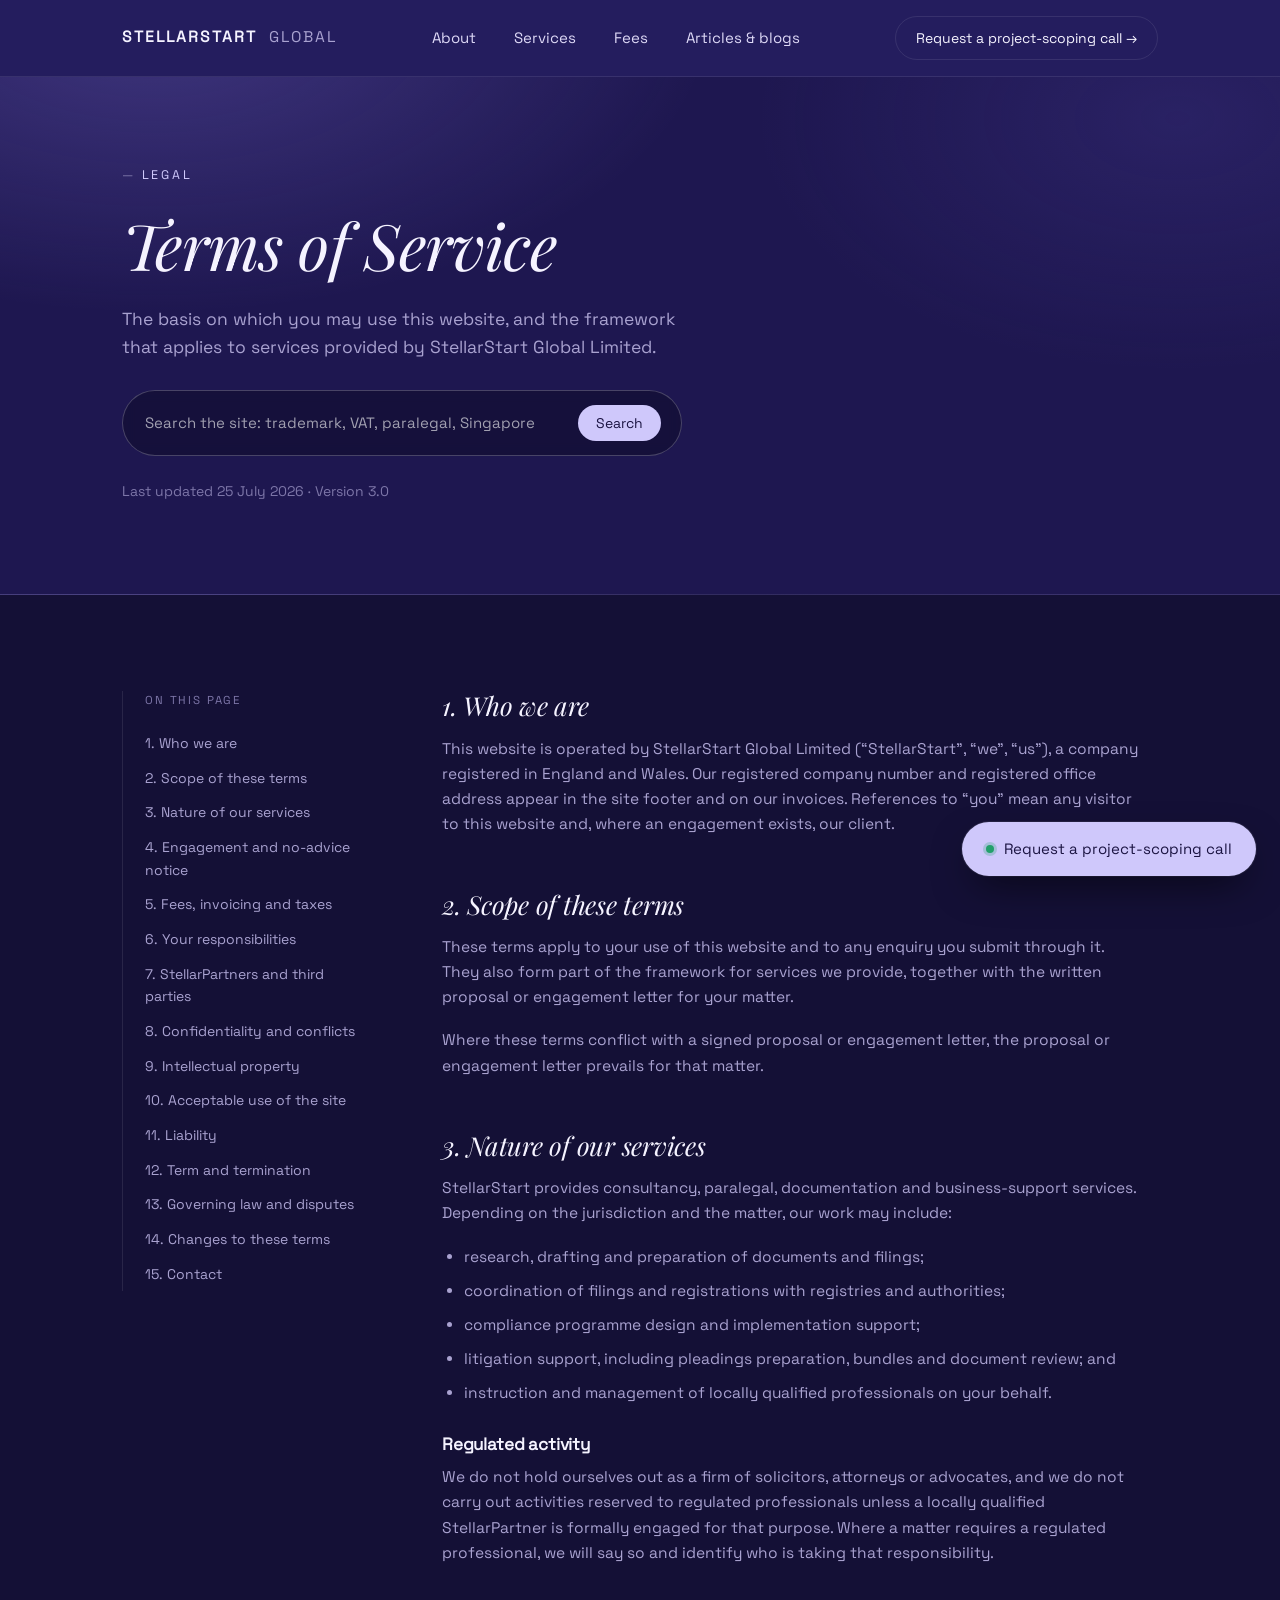
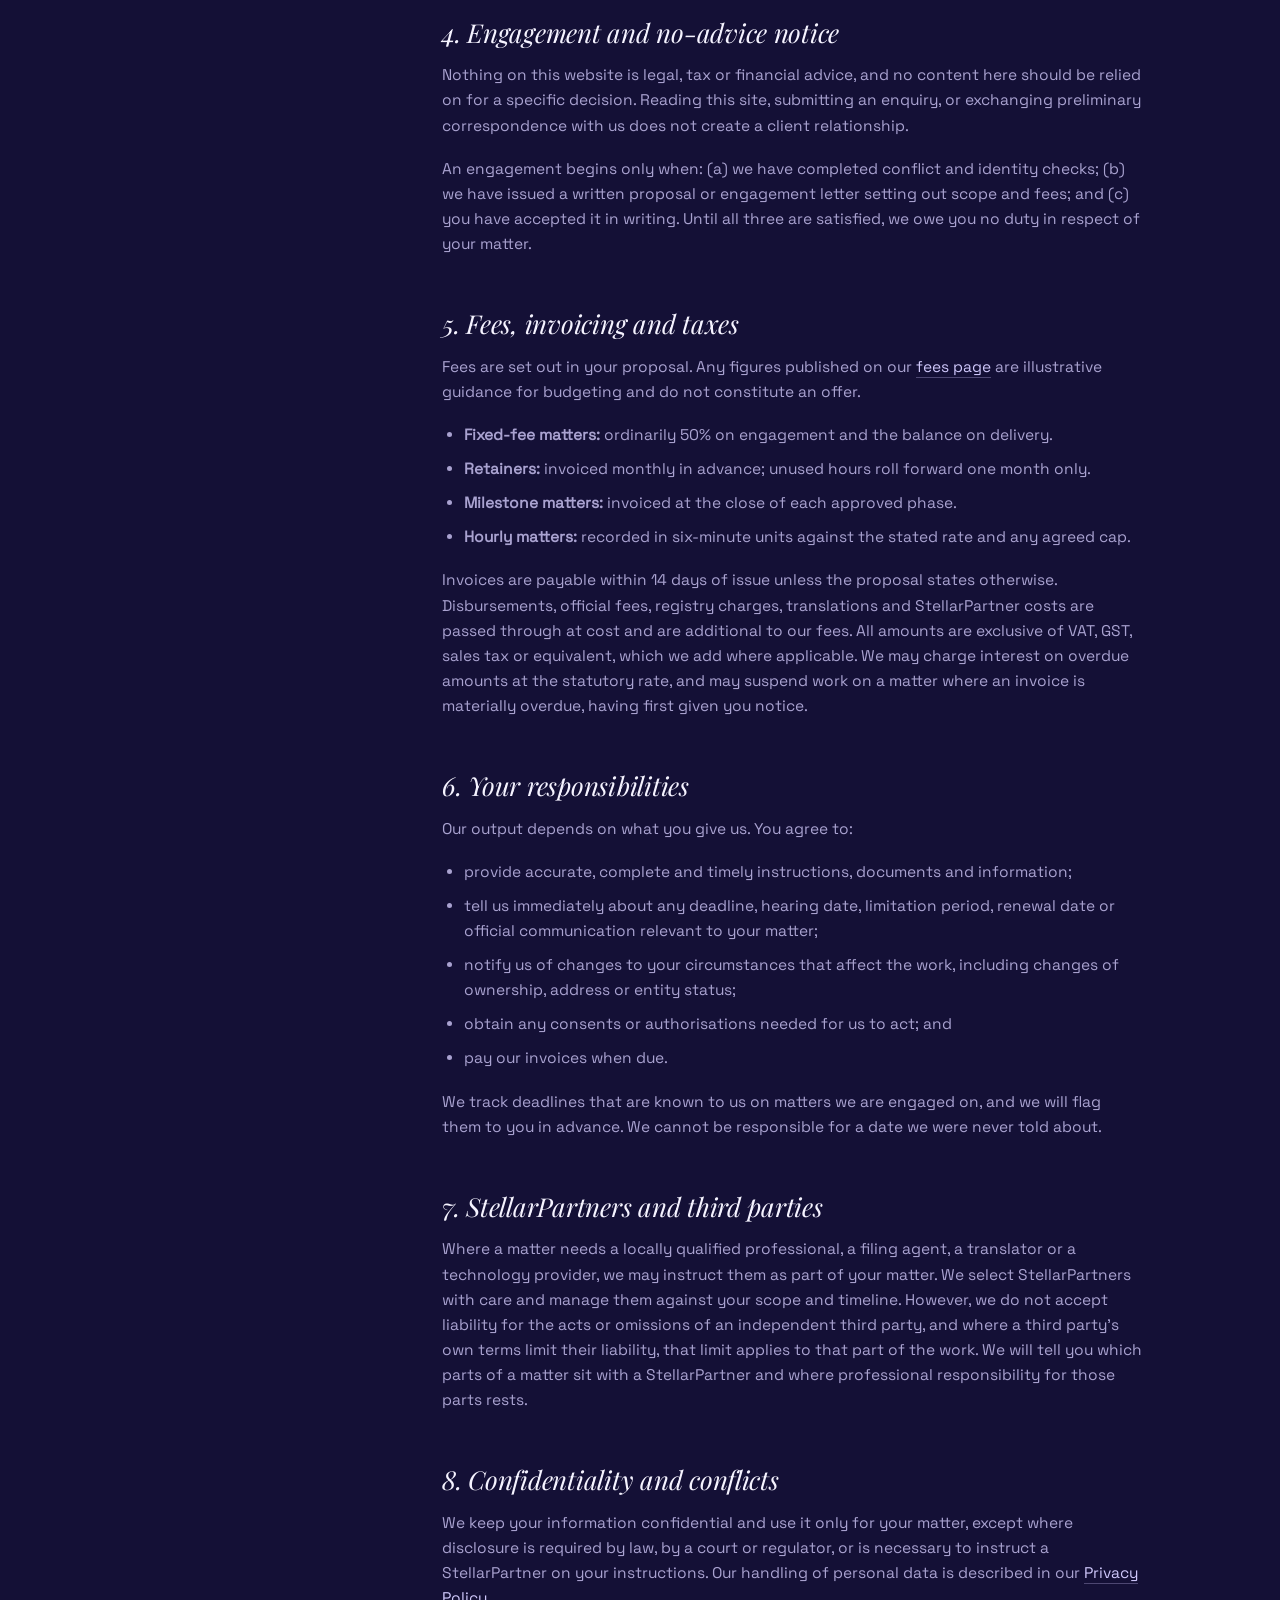
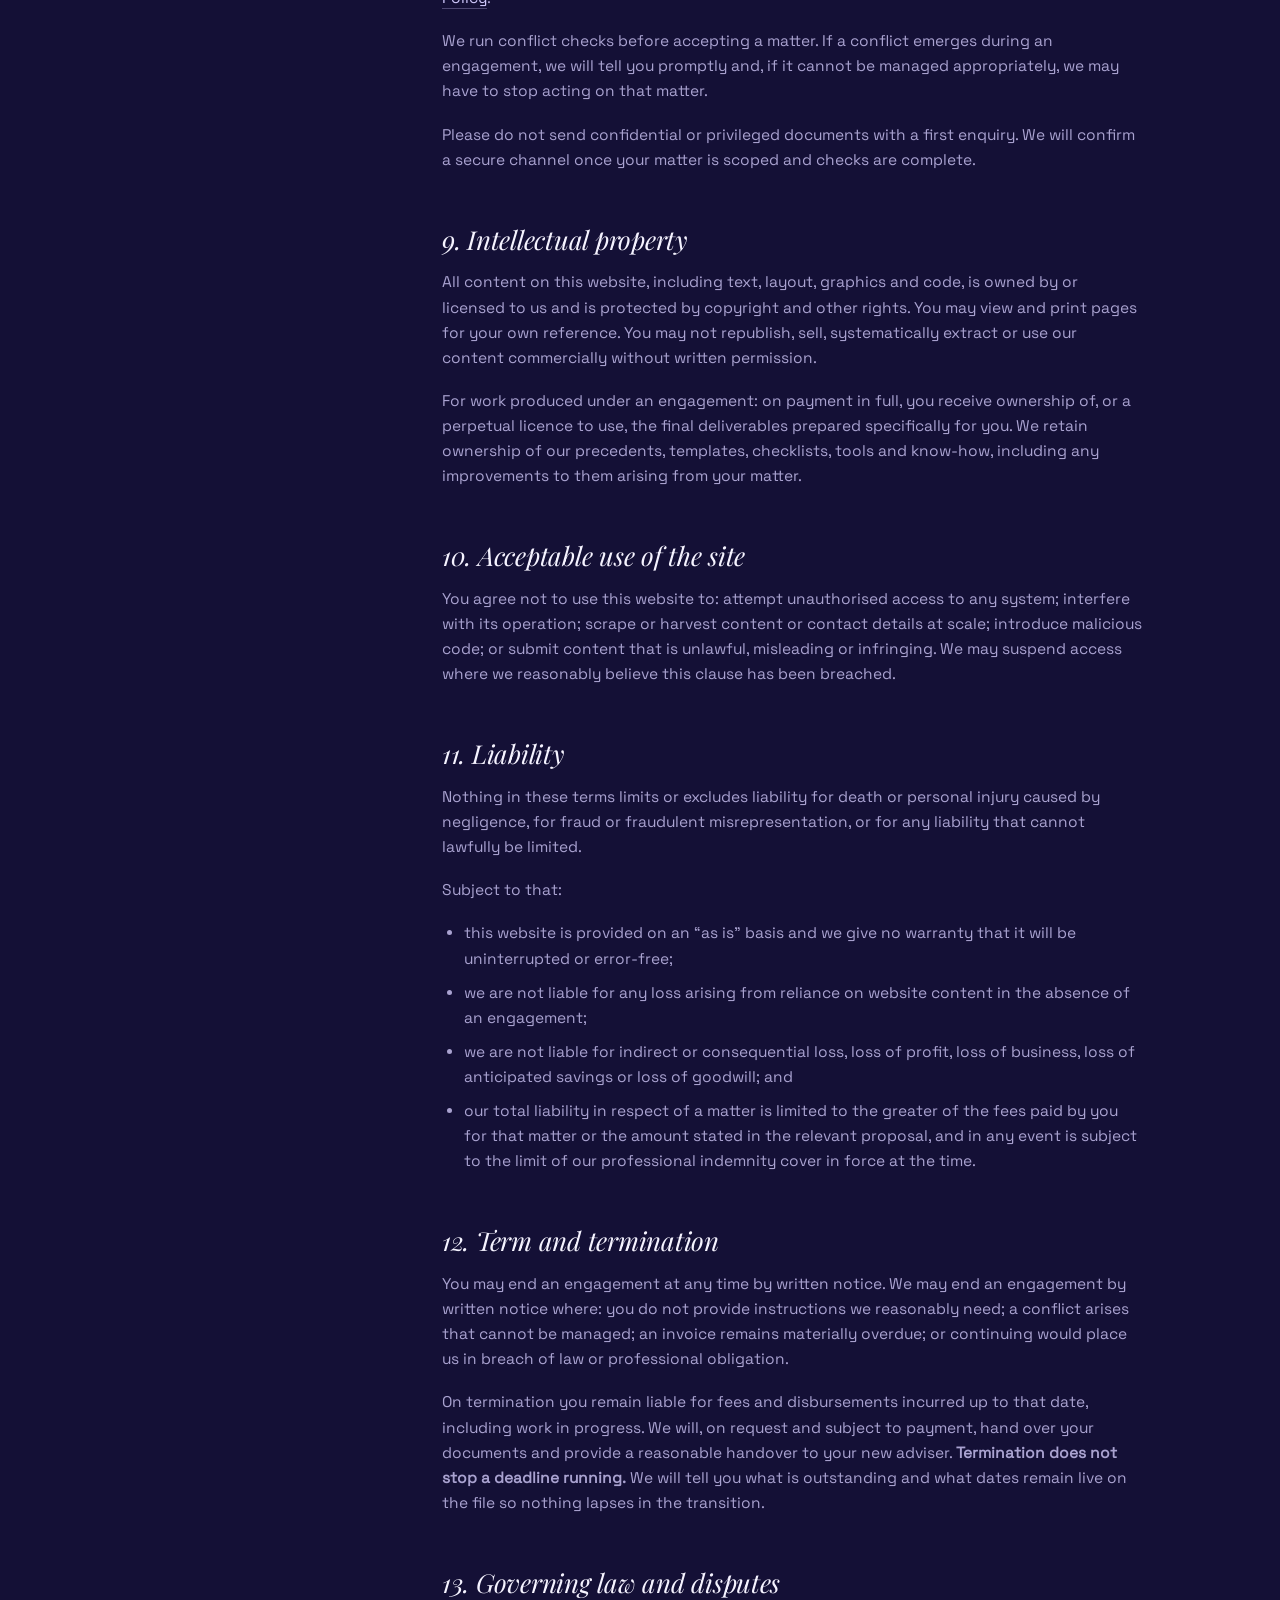
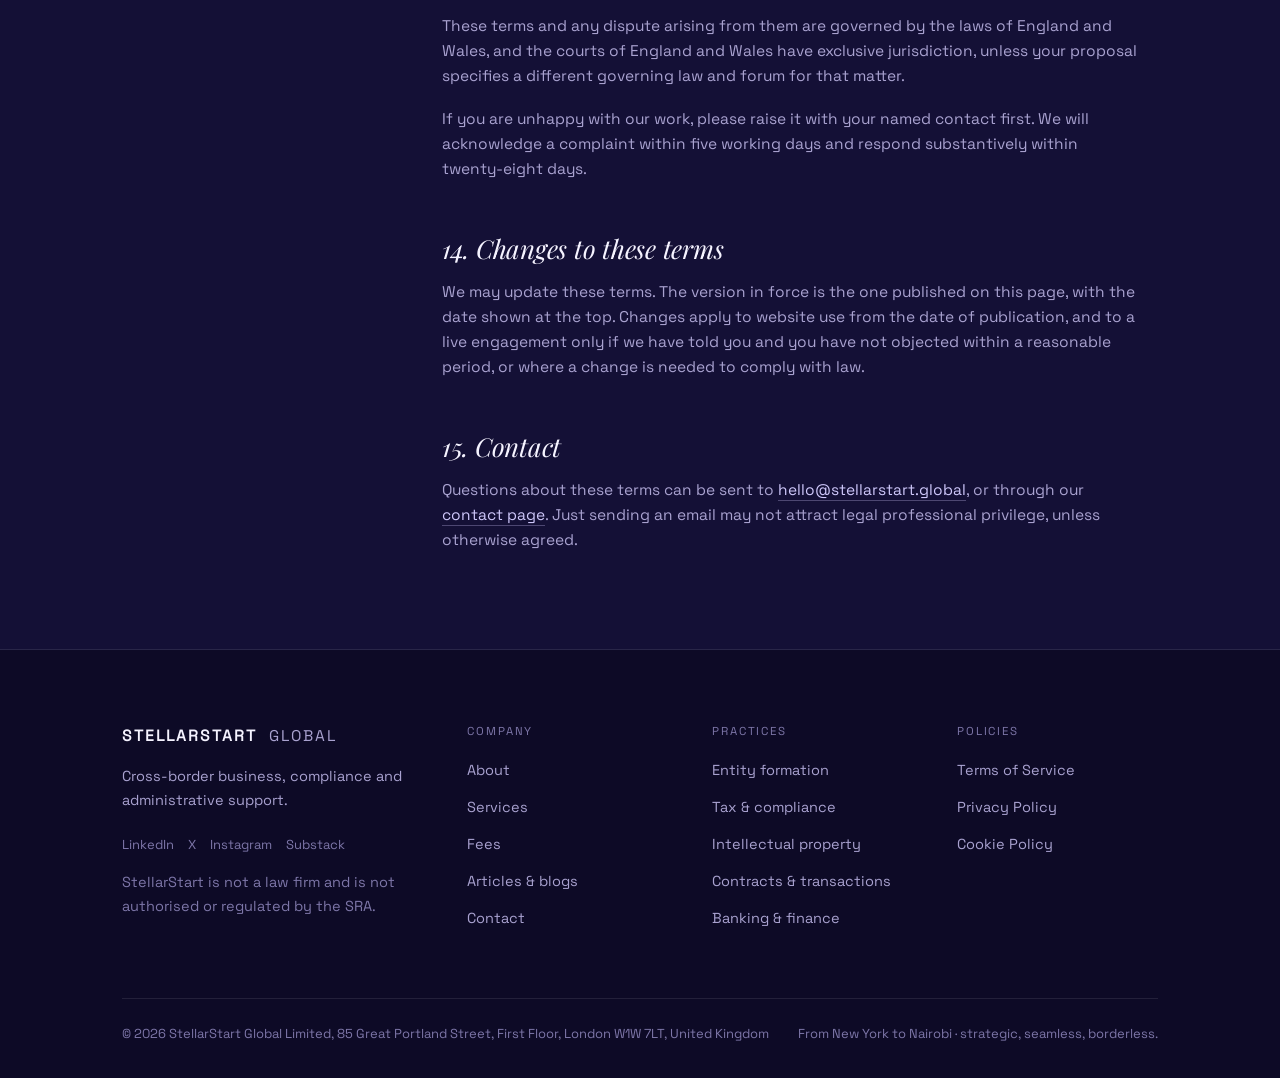
<file: terms-of-service.html>
<!DOCTYPE html>
<html lang="en">
<head>
<meta charset="utf-8">
<meta name="viewport" content="width=device-width, initial-scale=1">
<title>Terms of Service · StellarStart GLOBAL</title>
<meta name="description" content="Terms governing use of the StellarStart GLOBAL website and the basis on which consultancy and paralegal services are provided.">
<link rel="preconnect" href="https://fonts.googleapis.com">
<link rel="preconnect" href="https://fonts.gstatic.com" crossorigin>
<link rel="stylesheet" href="stellar.css">
</head>
<body>

<header class="nav">
  <div class="nav__in">
    <a class="logo" href="index.html"><b>Stellarstart</b> <span>Global</span></a>
    <nav class="nav__links">
      <a href="about.html">About</a>
      <a href="services.html">Services</a>
      <a href="fee.html">Fees</a>
      <a href="articles.html">Articles &amp; blogs</a>
    </nav>
    <div style="display:flex;align-items:center;gap:14px">
      <a class="btn btn--ghost btn--sm" data-book href="#">Request a project-scoping call &rarr;</a>
      <button class="nav__toggle" data-nav-toggle aria-label="Menu">☰</button>
    </div>
  </div>
</header>

<section class="hero hero--page">
  <div class="wrap">
    <p class="eyebrow">Legal</p>
    <h1>Terms of Service</h1>
    <p class="lede">The basis on which you may use this website, and the framework that applies to services provided by StellarStart Global Limited.</p>
    <div class="sitesearch" data-sitesearch>
      <div class="sitesearch__in">
        <input type="search" placeholder="Search the site: trademark, VAT, paralegal, Singapore" aria-label="Search the site" autocomplete="off">
        <button type="button">Search</button>
      </div>
      <div class="sitesearch__out" data-ss-out></div>
    </div>
    <p class="small dim" style="margin-top:24px">Last updated 25 July 2026 &middot; Version 3.0</p>
  </div>
</section>

<section class="band band--panel pad">
  <div class="wrap doc">

    <aside class="toc">
      <p>On this page</p>
      <a href="#who">1. Who we are</a>
      <a href="#scope">2. Scope of these terms</a>
      <a href="#nature">3. Nature of our services</a>
      <a href="#engagement">4. Engagement and no-advice notice</a>
      <a href="#fees">5. Fees, invoicing and taxes</a>
      <a href="#client">6. Your responsibilities</a>
      <a href="#partners">7. StellarPartners and third parties</a>
      <a href="#confidentiality">8. Confidentiality and conflicts</a>
      <a href="#ip">9. Intellectual property</a>
      <a href="#site">10. Acceptable use of the site</a>
      <a href="#liability">11. Liability</a>
      <a href="#term">12. Term and termination</a>
      <a href="#law">13. Governing law and disputes</a>
      <a href="#changes">14. Changes to these terms</a>
      <a href="#contact">15. Contact</a>
    </aside>

    <div class="doc__body">
      <!--
      <div class="notice" style="margin-bottom:44px">
        <b>Template for review.</b> This page is drafted as a working template for StellarStart Global Limited and must be reviewed against the company&rsquo;s registration details, insurance position and the regulatory regime of each jurisdiction it serves before publication.
      </div>
      -->
      <h2 id="who">1. Who we are</h2>
      <p>This website is operated by StellarStart Global Limited (&ldquo;StellarStart&rdquo;, &ldquo;we&rdquo;, &ldquo;us&rdquo;), a company registered in England and Wales. Our registered company number and registered office address appear in the site footer and on our invoices. References to &ldquo;you&rdquo; mean any visitor to this website and, where an engagement exists, our client.</p>

      <h2 id="scope">2. Scope of these terms</h2>
      <p>These terms apply to your use of this website and to any enquiry you submit through it. They also form part of the framework for services we provide, together with the written proposal or engagement letter for your matter.</p>
      <p>Where these terms conflict with a signed proposal or engagement letter, the proposal or engagement letter prevails for that matter.</p>

      <h2 id="nature">3. Nature of our services</h2>
      <p>StellarStart provides consultancy, paralegal, documentation and business-support services. Depending on the jurisdiction and the matter, our work may include:</p>
      <ul>
        <li>research, drafting and preparation of documents and filings;</li>
        <li>coordination of filings and registrations with registries and authorities;</li>
        <li>compliance programme design and implementation support;</li>
        <li>litigation support, including pleadings preparation, bundles and document review; and</li>
        <li>instruction and management of locally qualified professionals on your behalf.</li>
      </ul>
      <h3>Regulated activity</h3>
      <p>We do not hold ourselves out as a firm of solicitors, attorneys or advocates, and we do not carry out activities reserved to regulated professionals unless a locally qualified StellarPartner is formally engaged for that purpose. Where a matter requires a regulated professional, we will say so and identify who is taking that responsibility.</p>

      <h2 id="engagement">4. Engagement and no-advice notice</h2>
      <p>Nothing on this website is legal, tax or financial advice, and no content here should be relied on for a specific decision. Reading this site, submitting an enquiry, or exchanging preliminary correspondence with us does not create a client relationship.</p>
      <p>An engagement begins only when: (a) we have completed conflict and identity checks; (b) we have issued a written proposal or engagement letter setting out scope and fees; and (c) you have accepted it in writing. Until all three are satisfied, we owe you no duty in respect of your matter.</p>

      <h2 id="fees">5. Fees, invoicing and taxes</h2>
      <p>Fees are set out in your proposal. Any figures published on our <a href="fee.html">fees page</a> are illustrative guidance for budgeting and do not constitute an offer.</p>
      <ul>
        <li><b>Fixed-fee matters:</b> ordinarily 50% on engagement and the balance on delivery.</li>
        <li><b>Retainers:</b> invoiced monthly in advance; unused hours roll forward one month only.</li>
        <li><b>Milestone matters:</b> invoiced at the close of each approved phase.</li>
        <li><b>Hourly matters:</b> recorded in six-minute units against the stated rate and any agreed cap.</li>
      </ul>
      <p>Invoices are payable within 14 days of issue unless the proposal states otherwise. Disbursements, official fees, registry charges, translations and StellarPartner costs are passed through at cost and are additional to our fees. All amounts are exclusive of VAT, GST, sales tax or equivalent, which we add where applicable. We may charge interest on overdue amounts at the statutory rate, and may suspend work on a matter where an invoice is materially overdue, having first given you notice.</p>

      <h2 id="client">6. Your responsibilities</h2>
      <p>Our output depends on what you give us. You agree to:</p>
      <ul>
        <li>provide accurate, complete and timely instructions, documents and information;</li>
        <li>tell us immediately about any deadline, hearing date, limitation period, renewal date or official communication relevant to your matter;</li>
        <li>notify us of changes to your circumstances that affect the work, including changes of ownership, address or entity status;</li>
        <li>obtain any consents or authorisations needed for us to act; and</li>
        <li>pay our invoices when due.</li>
      </ul>
      <p>We track deadlines that are known to us on matters we are engaged on, and we will flag them to you in advance. We cannot be responsible for a date we were never told about.</p>

      <h2 id="partners">7. StellarPartners and third parties</h2>
      <p>Where a matter needs a locally qualified professional, a filing agent, a translator or a technology provider, we may instruct them as part of your matter. We select StellarPartners with care and manage them against your scope and timeline. However, we do not accept liability for the acts or omissions of an independent third party, and where a third party&rsquo;s own terms limit their liability, that limit applies to that part of the work. We will tell you which parts of a matter sit with a StellarPartner and where professional responsibility for those parts rests.</p>

      <h2 id="confidentiality">8. Confidentiality and conflicts</h2>
      <p>We keep your information confidential and use it only for your matter, except where disclosure is required by law, by a court or regulator, or is necessary to instruct a StellarPartner on your instructions. Our handling of personal data is described in our <a href="privacy-policy.html">Privacy Policy</a>.</p>
      <p>We run conflict checks before accepting a matter. If a conflict emerges during an engagement, we will tell you promptly and, if it cannot be managed appropriately, we may have to stop acting on that matter.</p>
      <p>Please do not send confidential or privileged documents with a first enquiry. We will confirm a secure channel once your matter is scoped and checks are complete.</p>

      <h2 id="ip">9. Intellectual property</h2>
      <p>All content on this website, including text, layout, graphics and code, is owned by or licensed to us and is protected by copyright and other rights. You may view and print pages for your own reference. You may not republish, sell, systematically extract or use our content commercially without written permission.</p>
      <p>For work produced under an engagement: on payment in full, you receive ownership of, or a perpetual licence to use, the final deliverables prepared specifically for you. We retain ownership of our precedents, templates, checklists, tools and know-how, including any improvements to them arising from your matter.</p>

      <h2 id="site">10. Acceptable use of the site</h2>
      <p>You agree not to use this website to: attempt unauthorised access to any system; interfere with its operation; scrape or harvest content or contact details at scale; introduce malicious code; or submit content that is unlawful, misleading or infringing. We may suspend access where we reasonably believe this clause has been breached.</p>

      <h2 id="liability">11. Liability</h2>
      <p>Nothing in these terms limits or excludes liability for death or personal injury caused by negligence, for fraud or fraudulent misrepresentation, or for any liability that cannot lawfully be limited.</p>
      <p>Subject to that:</p>
      <ul>
        <li>this website is provided on an &ldquo;as is&rdquo; basis and we give no warranty that it will be uninterrupted or error-free;</li>
        <li>we are not liable for any loss arising from reliance on website content in the absence of an engagement;</li>
        <li>we are not liable for indirect or consequential loss, loss of profit, loss of business, loss of anticipated savings or loss of goodwill; and</li>
        <li>our total liability in respect of a matter is limited to the greater of the fees paid by you for that matter or the amount stated in the relevant proposal, and in any event is subject to the limit of our professional indemnity cover in force at the time.</li>
      </ul>
      <!-- <p>Any claim must be brought within twelve months of the date you became aware, or ought reasonably to have become aware, of the circumstances giving rise to it.</p> -->

      <h2 id="term">12. Term and termination</h2>
      <p>You may end an engagement at any time by written notice. We may end an engagement by written notice where: you do not provide instructions we reasonably need; a conflict arises that cannot be managed; an invoice remains materially overdue; or continuing would place us in breach of law or professional obligation.</p>
      <p>On termination you remain liable for fees and disbursements incurred up to that date, including work in progress. We will, on request and subject to payment, hand over your documents and provide a reasonable handover to your new adviser. <b>Termination does not stop a deadline running.</b> We will tell you what is outstanding and what dates remain live on the file so nothing lapses in the transition.</p>

      <h2 id="law">13. Governing law and disputes</h2>
      <p>These terms and any dispute arising from them are governed by the laws of England and Wales, and the courts of England and Wales have exclusive jurisdiction, unless your proposal specifies a different governing law and forum for that matter.</p>
      <p>If you are unhappy with our work, please raise it with your named contact first. We will acknowledge a complaint within five working days and respond substantively within twenty-eight days.</p>

      <h2 id="changes">14. Changes to these terms</h2>
      <p>We may update these terms. The version in force is the one published on this page, with the date shown at the top. Changes apply to website use from the date of publication, and to a live engagement only if we have told you and you have not objected within a reasonable period, or where a change is needed to comply with law.</p>

      <h2 id="contact">15. Contact</h2>
      <p>Questions about these terms can be sent to <a href="mailto:hello@stellarstart.global">hello@stellarstart.global</a>, or through our <a href="contact.html">contact page</a>.
        Just sending an email may not attract legal professional privilege, unless otherwise agreed.
      </p>

    </div>
  </div>
</section>

<footer class="foot">
  <div class="wrap">
    <div class="foot__top">
      <div>
        <a class="logo" href="index.html"><b>Stellarstart</b> <span>Global</span></a>
        <p class="foot__blurb">Cross-border business, compliance and administrative support.</p>        
        <div class="foot__social">
          <a href="https://www.linkedin.com/company/stellarstart-global/">LinkedIn</a>
          <a href="https://twitter.com/StellarstartG">X</a>
          <a href="https://www.instagram.com/stellarstartglobal">Instagram</a>
          <a href="https://substack.com/@stellarstartglobal">Substack</a>
        </div>
        <a class="foot__line" href="#"><span>StellarStart is not a law firm and is not authorised or regulated by the SRA.</span></a>
      </div>
      <div>
        <h4>Company</h4>
        <ul>
          <li><a href="about.html">About</a></li>
          <li><a href="services.html">Services</a></li>
          <li><a href="fee.html">Fees</a></li>
          <li><a href="articles.html">Articles &amp; blogs</a></li>
          <li><a href="contact.html">Contact</a></li>
        </ul>
      </div>
      <div>
        <h4>Practices</h4>
        <ul>
          <li><a href="services.html#entity-formation">Entity formation</a></li>
          <li><a href="services.html#tax">Tax &amp; compliance</a></li>
          <li><a href="services.html#ip">Intellectual property</a></li>
          <li><a href="services.html#contracts">Contracts &amp; transactions</a></li>
          <li><a href="services.html#banking">Banking &amp; finance</a></li>
        </ul>
      </div>
      <div>
        <h4>Policies</h4>
        <ul>
          <li><a href="terms-of-service.html">Terms of Service</a></li>
          <li><a href="privacy-policy.html">Privacy Policy</a></li>
          <li><a href="cookie-policy.html">Cookie Policy</a></li>
        </ul>
      </div>
    </div>    
    <div class="foot__bar">
      <span>&copy; 2026 StellarStart Global Limited, 85 Great Portland Street, First Floor, London W1W 7LT, United Kingdom</span>
      <span>From New York to Nairobi &middot; strategic, seamless, borderless.</span>
    </div>
  </div>
</footer>

<script src="stellar.js"></script>
</body>
</html>
</file>
<file: stellar.css>
/* ==========================================================================
   StellarStart GLOBAL — design system
   Palette, type and layout primitives extracted from the approved homepage
   layout. Every page loads this one file.
   ========================================================================== */
@font-face {
  font-family: "IBM Plex Mono";
  src: url("fonts/IBM_Plex_Mono/IBMPlexMono-Regular.ttf") format("truetype");  
  font-style: normal;
  font-display: swap;
}
@font-face {
  font-family: "Playfair Display";
  src: url("fonts/Playfair_Display/static/PlayfairDisplay-Italic.ttf") format("truetype");  
  font-style: normal;
  font-display: swap;
}
@font-face {
  font-family: "Space Grotesk";
  src: url("fonts/Space_Grotesk/static/SpaceGrotesk-Regular.ttf") format("truetype");  
  font-style: normal;
  font-display: swap;
}
@font-face {
  font-family: "Iowan Old Style";
  src: url("fonts/Iowan_Old_Style/iowanoldstyle_bold.otf") format("opentype");
  font-style: normal;
  font-display: swap;
}

:root{
  /* Surfaces (dark indigo stack, lightest at the top of the page) */
  --nav:        #241d5e;
  --hero:       #1e1750;
  --hero-2:     #191341;
  --panel:      #141036;
  --panel-2:    #17123d;
  --deep:       #0d0a26;

  /* Ink */
  --text:       #f5f3ff;
  --muted:      #a9a2d0;
  --muted-dim:  #7d76a8;

  /* Accent */
  --accent:     #cfc8fb;
  --accent-2:   #a99cf5;
  --accent-ink: #1b1442;

  /* Lines & fills */
  --line:       rgba(255,255,255,.09);
  --line-soft:  rgba(255,255,255,.055);
  --fill:       rgba(255,255,255,.035);
  --fill-2:     rgba(255,255,255,.06);

  /* Type */
  --serif: "Playfair Display", "Iowan Old Style", Georgia, "Times New Roman", serif;
  --sans: "Space Grotesk", -apple-system, BlinkMacSystemFont, "Segoe UI", Helvetica, Arial, sans-serif;
  --mono: "IBM Plex Mono", ui-monospace, SFMono-Regular, Menlo, Consolas, monospace;

  /* Metrics */
  --gutter: 52px;
  --max: 1140px;
  --radius: 4px;
}

*,*::before,*::after{ box-sizing:border-box; }

html{ scroll-behavior:smooth; }

body{
  margin:0;
  background:var(--deep);
  color:var(--text);
  font-family:var(--sans);
  font-size:16px;
  line-height:1.62;
  -webkit-font-smoothing:antialiased;
  text-rendering:optimizeLegibility;
}

img,svg,video{ max-width:100%; display:block; }
a{ color:inherit; text-decoration:none; }

/* --------------------------------------------------------------- layout -- */
.wrap{ max-width:var(--max); margin:0 auto; padding:0 var(--gutter); }
.band{ border-bottom:1px solid var(--line); }
.band--hero{ background:var(--hero); }
.band--panel{ background:var(--panel); }
.band--panel2{ background:var(--panel-2); }
.band--deep{ background:var(--deep); }
.pad{ padding:96px 0; }
.pad-sm{ padding:64px 0; }
.pad-lg{ padding:130px 0; }

.grid{ display:grid; gap:34px; }
.g2{ grid-template-columns:repeat(2,1fr); }
.g3{ grid-template-columns:repeat(3,1fr); }
.g4{ grid-template-columns:repeat(4,1fr); }
.split{ display:grid; grid-template-columns:1.05fr .95fr; gap:70px; align-items:center; }
.split--wide{ grid-template-columns:.85fr 1.15fr; }

/* ----------------------------------------------------------------- type -- */
.eyebrow{
  font-size:12.5px;
  letter-spacing:.22em;
  text-transform:uppercase;
  color:var(--accent);
  margin:0 0 26px;
  font-weight:500;
}
.eyebrow::before{ content:"\2014\00a0"; color:var(--muted-dim); }
.eyebrow--plain::before{ content:none; }
.eyebrow--muted{ color:var(--muted); }

h1,h2,h3,h4{ font-family:var(--serif); font-weight:400; letter-spacing:-.01em; margin:0; }
h1{ font-size:clamp(38px,5.2vw,64px); line-height:1.06; }
h2{ font-size:clamp(28px,3.4vw,40px); line-height:1.14; }
h3{ font-size:22px; line-height:1.25; }
h4{ font-size:18px; line-height:1.3; }
em{ font-style:italic; }

.lede{ font-size:17.5px; color:var(--muted); max-width:52ch; margin:26px 0 0; }
.lede--tight{ max-width:44ch; }
p{ margin:0 0 18px; }
p:last-child{ margin-bottom:0; }
.body-copy{ color:var(--muted); }
.body-copy strong{ color:var(--text); font-weight:500; }
.small{ font-size:14px; }
.dim{ color:var(--muted-dim); }
.accent{ color:var(--accent); }

.rule{ height:1px; background:var(--line); border:0; margin:0; }

/* --------------------------------------------------------------- buttons -- */
.btn{
  display:inline-flex; align-items:center; gap:9px;
  font-family:var(--sans); font-size:15px; font-weight:500;
  padding:14px 26px; border-radius:100px;
  border:1px solid transparent; cursor:pointer;
  transition:background .18s ease, border-color .18s ease, color .18s ease, transform .18s ease;
}
.btn:hover{ transform:translateY(-1px); }
.btn--solid{ background:var(--accent); color:var(--accent-ink); }
.btn--solid:hover{ background:#e3defd; }
.btn--ghost{ border-color:var(--line); color:var(--text); }
.btn--ghost:hover{ border-color:rgba(255,255,255,.3); background:var(--fill); }
.btn--sm{ padding:10px 20px; font-size:14px; }
.btn-row{ display:flex; flex-wrap:wrap; gap:14px; margin-top:38px; }

.txtlink{
  display:inline-flex; align-items:center; gap:8px;
  font-size:14px; color:var(--accent);
  border-bottom:1px solid rgba(207,200,251,.28);
  padding-bottom:3px;
  transition:border-color .18s ease;
}
.txtlink:hover{ border-color:var(--accent); }

@media screen and (max-width:768px) {
  header .btn--ghost{ display: none; }
}

/* ------------------------------------------------------------------ nav -- */
.nav{
  background:var(--nav);
  border-bottom:1px solid var(--line);
  position:sticky; top:0; z-index:60;
}
.nav__in{
  max-width:var(--max); margin:0 auto;
  padding:0 var(--gutter);
  height:76px;
  display:flex; align-items:center; justify-content:space-between;
}
.logo{
  display:flex;
  align-items:center;
  gap:12px;
  font-size:15.5px;
  letter-spacing:.13em;
}

.logo img{
  width:38px;          /* Adjust size if needed */
  height:38px;
  object-fit:contain;
  flex-shrink:0;
}

.logo b{
  font-weight:600;
  text-transform:uppercase;
}

.logo span{
  color:var(--muted);
  text-transform:uppercase;
  font-weight:400;
}

/* Remove the old glowing dot */
.logo::before{
  content:none;
}


.nav__links{ display:flex; align-items:center; gap:38px; }
.nav__links a{ font-size:15px; color:#ded9f7; transition:color .18s ease; }
.nav__links a:hover,.nav__links a[aria-current="page"]{ color:#fff; }
.nav__toggle{
  display:none; background:none; border:1px solid var(--line);
  border-radius:4px; color:var(--text); padding:7px 11px; cursor:pointer;
}

/* ----------------------------------------------------------------- hero -- */
.hero{
  background:
    radial-gradient(900px 480px at 12% -12%, rgba(140,124,235,.30), transparent 62%),
    radial-gradient(700px 420px at 92% 8%, rgba(88,74,178,.20), transparent 60%),
    var(--hero);
  border-bottom:1px solid var(--line);
  padding:104px 0 112px;
}
.hero--page{ padding:88px 0 92px; }
.hero h1{ max-width:19ch; }
.hero--page h1{ max-width:26ch; }

/* --------------------------------------------------------------- presence -- */
.presence{ background:var(--hero-2); border-bottom:1px solid var(--line); padding:40px 0 8px; }
.presence__head{
  display:flex; align-items:baseline; justify-content:space-between;
  gap:20px; flex-wrap:wrap; margin-bottom:14px;
}
.presence__head .eyebrow{ margin:0; }
.presence__note{ font-size:13.5px; color:var(--muted-dim); }
.presence__note b{ color:var(--text); font-weight:500; }
.map{ position:relative; }
.map svg{ width:100%; height:auto; overflow:visible; }
.map__dot{ fill:rgba(255,255,255,.13); }
.map__pin{ fill:#fff; }
.map__pin-ring{ fill:none; stroke:rgba(255,255,255,.35); }
.map__arc{ fill:none; stroke:rgba(207,200,251,.17); stroke-width:.55; }
.map__arc--minor{ stroke:rgba(255,255,255,.07); stroke-width:.45; }
.map__pin--minor{ fill:rgba(255,255,255,.5); }
/* travelling pulse, positioned frame by frame in stellar.js */
.map__comet{ pointer-events:none; }
.map__halo{ fill:url(#ssGlow); }
.map__core{ fill:#fff; }
.map__tail{ fill:#cfc8fb; }
.map__ping{
  fill:none; stroke:rgba(207,200,251,.75); stroke-width:.7;
  transform-box:fill-box; transform-origin:center;
  animation:map-ping 4.2s ease-out infinite;
}
@keyframes map-ping{
  0%{ r:3; opacity:.7; }
  60%{ r:12; opacity:0; }
  100%{ r:12; opacity:0; }
}
@media (prefers-reduced-motion:reduce){
  .map__ping{ animation:none; opacity:0; }
  .map__comet{ display:none; }
}

/* continuous flow along the corridors */
.map__flow{
  fill:none; stroke:var(--accent); stroke-width:.5;
  stroke-dasharray:.7 2.3; stroke-linecap:butt;
  animation:map-flow 3.2s linear infinite;
}
@keyframes map-flow{ to{ stroke-dashoffset:-3; } }
.map__flow--faint{ stroke:rgba(207,200,251,.28); stroke-width:.4; animation-duration:4.6s; }

/* hero with a video plate behind it */
.hero--video{
    position:relative;
    overflow:hidden;
    isolation:isolate;

    /* Responsive height */
    min-height:100svh;     /* Better than 100vh */
}

.hero__vid{
    position:absolute;
    top:50%;
    left:50%;

    /* Always larger than container */
    min-width:100%;
    min-height:100%;

    width:auto;
    height:auto;

    transform:translate(-50%,-50%);

    object-fit:cover;
    object-position:center center;

    z-index:-2;
}
.hero__scrim{
  position:absolute; inset:0; z-index:-1;
  background:
    linear-gradient(90deg, rgba(30,23,80,.94) 0%, rgba(30,23,80,.72) 45%, rgba(30,23,80,.42) 100%),
    linear-gradient(180deg, rgba(36,29,94,.85) 0%, rgba(30,23,80,.35) 40%, rgba(13,10,38,.9) 100%);
}
@media (max-width:700px){
  .hero__vid{ opacity:.3; }
  .hero__scrim{ background:linear-gradient(180deg, rgba(36,29,94,.9), rgba(13,10,38,.94)); }
}
@media (prefers-reduced-motion:reduce){
  .map__flow{ animation:none; }
  .hero__vid{ display:none; }
}
.map__label{
  font-family:var(--sans); font-size:8.4px; font-weight:600;
  fill:#fff; letter-spacing:.04em;
}
.map__tip{
  position:absolute; pointer-events:none; opacity:0;
  transform:translate(-50%,-130%);
  background:var(--deep); border:1px solid var(--line);
  padding:9px 13px; border-radius:4px; min-width:150px;
  transition:opacity .15s ease;
}
.map__tip.on{ opacity:1; }
.map__tip b{ display:block; font-size:13px; }
.map__tip span{ font-size:11.5px; color:var(--muted); }

/* ---------------------------------------------------------------- stats -- */
.stats{
  display:grid; grid-template-columns:repeat(4,1fr);
  background:var(--deep);
}
.stats__cell{
  padding:34px var(--gutter) 38px;
  border-right:1px solid var(--line);
}
.stats__cell:last-child{ border-right:0; }
.stats__n{ font-family:var(--serif); font-size:40px; line-height:1; }
.stats__k{ font-size:14px; color:var(--muted); margin-top:9px; }
.stats--boxed{ border:1px solid var(--line); background:transparent; }
.stats--boxed .stats__cell{ padding:30px 28px 34px; }

/* ---------------------------------------------------------------- cards -- */
.card{
  border:1px solid var(--line);
  background:var(--fill);
  padding:32px 30px 34px;
  transition:border-color .2s ease, background .2s ease, transform .2s ease;
}
.card:hover{ border-color:rgba(255,255,255,.2); background:var(--fill-2); transform:translateY(-2px); }
.card__no{
  font-family:var(--serif); font-size:14px; color:var(--accent);
  letter-spacing:.08em; margin-bottom:18px;
}
.card h3{ margin-bottom:12px; }
.card p{ color:var(--muted); font-size:15px; }
.card__foot{ margin-top:22px; }

.tag{
  display:inline-block; font-size:11px; letter-spacing:.14em;
  text-transform:uppercase; color:var(--accent);
  border:1px solid rgba(207,200,251,.26);
  border-radius:100px; padding:4px 12px;
}
.tag-row{ display:flex; flex-wrap:wrap; gap:8px; }

/* Feature list with hairline separators */
.hairlist{ border-top:1px solid var(--line); }
.hairlist__row{
  display:grid; grid-template-columns:210px 1fr;
  gap:40px; padding:30px 0;
  border-bottom:1px solid var(--line);
}
.hairlist__row h3{ font-size:20px; }
.hairlist__row p{ color:var(--muted); font-size:15px; }

/* ------------------------------------------------------------- portraits -- */
.person{ border:1px solid var(--line); background:var(--fill); }
.person__img{
  aspect-ratio:4/5; background:
    linear-gradient(160deg, rgba(169,156,245,.22), rgba(255,255,255,.03));
  display:flex; align-items:flex-end; justify-content:center;
  color:var(--muted-dim); font-size:12px; letter-spacing:.14em;
  text-transform:uppercase; padding-bottom:16px;
}
.person__body{ padding:22px 24px 26px; }
.person__body h3{ font-size:19px; }
.person__role{ font-size:13.5px; color:var(--muted); margin-top:10px; }

/* -------------------------------------------------------------- articles -- */
.feature{
  display:grid; grid-template-columns:1.15fr .85fr; gap:56px;
  border:1px solid var(--line); background:var(--fill); padding:44px;
}
.article{
  border-top:1px solid var(--line);
  padding:30px 0;
  display:grid; grid-template-columns:120px 1fr 140px; gap:34px; align-items:start;
}
.article:last-child{ border-bottom:1px solid var(--line); }
.article__date{ font-size:13px; color:var(--muted-dim); padding-top:4px; }
.article h3{ font-size:21px; margin-bottom:10px; }
.article p{ color:var(--muted); font-size:14.5px; margin:0; }
.article__cta{ text-align:right; padding-top:5px; }

/* ---------------------------------------------------------------- filter -- */
.toolbar{
  display:flex; flex-wrap:wrap; gap:12px; align-items:center;
  justify-content:space-between; padding:24px 0 26px;
  border-bottom:1px solid var(--line);
}
.chips{ display:flex; flex-wrap:wrap; gap:8px; }
.chip{
  font-family:var(--sans); font-size:13px; color:var(--muted);
  background:transparent; border:1px solid var(--line);
  border-radius:100px; padding:8px 17px; cursor:pointer;
  transition:all .18s ease;
}
.chip:hover{ color:var(--text); border-color:rgba(255,255,255,.26); }
.chip[aria-pressed="true"]{ background:var(--accent); border-color:var(--accent); color:var(--accent-ink); }
.search{
  display:flex; align-items:center; gap:10px;
  border:1px solid var(--line); border-radius:100px; padding:9px 18px;
  min-width:250px;
}
.search input{
  background:none; border:0; outline:0; color:var(--text);
  font-family:var(--sans); font-size:14px; width:100%;
}
.search input::placeholder{ color:var(--muted-dim); }
.empty{ padding:70px 0; text-align:center; color:var(--muted-dim); }

/* ----------------------------------------------------------------- table -- */
.table{ width:100%; border-collapse:collapse; font-size:15px; }
.table th{
  text-align:left; font-family:var(--sans); font-weight:500;
  font-size:11.5px; letter-spacing:.16em; text-transform:uppercase;
  color:var(--muted-dim); padding:0 18px 14px 0;
  border-bottom:1px solid var(--line);
}
.table td{
  padding:19px 18px 19px 0; border-bottom:1px solid var(--line);
  color:var(--muted); vertical-align:top;
}
.table td:first-child{ color:var(--text); }
.table td b{ color:var(--text); font-weight:500; }

/* ------------------------------------------------------------ legal docs -- */
.doc{ display:grid; grid-template-columns:250px 1fr; gap:70px; align-items:start; }
.toc{ position:sticky; top:110px; border-left:1px solid var(--line); padding-left:22px; }
.toc p{ font-size:11.5px; letter-spacing:.16em; text-transform:uppercase; color:var(--muted-dim); margin-bottom:16px; }
.toc a{ display:block; font-size:14px; color:var(--muted); padding:6px 0; transition:color .16s ease; }
.toc a:hover{ color:var(--accent); }
.doc__body{ max-width:70ch; }
.doc__body h2{ font-size:26px; margin:52px 0 16px; scroll-margin-top:110px; }
.doc__body h2:first-child{ margin-top:0; }
.doc__body h3{ font-size:17px; margin:28px 0 10px; font-family:var(--sans); font-weight:600; }
.doc__body p,.doc__body li{ color:var(--muted); font-size:15.5px; }
.doc__body ul,.doc__body ol{ padding-left:22px; margin:0 0 18px; }
.doc__body li{ margin-bottom:9px; }
.doc__body a{ color:var(--accent); border-bottom:1px solid rgba(207,200,251,.3); }
.notice{
  border:1px solid rgba(207,200,251,.28);
  background:rgba(169,156,245,.07);
  padding:20px 22px; font-size:14.5px; color:var(--muted);
}
.notice b{ color:var(--text); }

/* ------------------------------------------------------------------- CTA -- */
.cta{
  background:
    radial-gradient(700px 340px at 20% 0%, rgba(140,124,235,.24), transparent 62%),
    var(--hero-2);
  border-bottom:1px solid var(--line);
  padding:92px 0;
}
.cta h2{ max-width:22ch; }

.subscribe{ display:flex; gap:12px; margin-top:28px; max-width:440px; }
.subscribe input{
  flex:1; background:transparent; border:1px solid var(--line);
  border-radius:100px; padding:13px 20px; color:var(--text);
  font-family:var(--sans); font-size:14.5px; outline:0;
}
.subscribe input:focus{ border-color:rgba(207,200,251,.5); }
.subscribe input::placeholder{ color:var(--muted-dim); }

/* ---------------------------------------------------------------- footer -- */
.foot{ background:var(--deep); padding:74px 0 34px; }
.foot__top{ display:grid; grid-template-columns:1.5fr 1fr 1fr 1fr; gap:44px; }
.foot h4{ font-family:var(--sans); font-size:11.5px; letter-spacing:.16em; text-transform:uppercase; color:var(--muted-dim); margin-bottom:18px; }
.foot ul{ list-style:none; margin:0; padding:0; }
.foot li{ margin-bottom:11px; }
.foot li a{ font-size:14.5px; color:var(--muted); transition:color .16s ease; }
.foot li a:hover{ color:var(--text); }
.foot__blurb{ font-size:14.5px; color:var(--muted); max-width:36ch; margin-top:16px; }
.foot__social{ display:flex; gap:14px; margin-top:22px; }
.foot__social a{ font-size:13px; color:var(--muted-dim); }
.foot__social a:hover{ color:var(--accent); }
.foot__bar{
  margin-top:56px; padding-top:24px; border-top:1px solid var(--line);
  display:flex; justify-content:space-between; gap:20px; flex-wrap:wrap;
  font-size:13px; color:var(--muted-dim);
}
.foot__line{
  display:flex; justify-content:space-between; gap:20px;margin-top:16px;font-size: 14.5px;color:var(--muted-dim);transition:color .16s ease;
}
.foot__line:hover{ color:var(--text); }

/* ==========================================================================
   REASONS  —  one grid, one baseline. Numeral column right-aligned so the
   figures and the copy share a single clean gutter.
   ========================================================================== */
.reasons{ max-width:900px; }
.reason{
  display:grid; grid-template-columns:104px minmax(0,1fr);
  gap:0 40px; align-items:start;
  padding:36px 0 38px; border-top:1px solid var(--line-soft);
}
.reason:first-child{ border-top:0; padding-top:0; }
.reason__n{
  font-family:var(--serif); font-size:52px; line-height:1;
  text-align:right; margin-top:-6px;
  color:transparent; -webkit-text-stroke:1px rgba(207,200,251,.34);
  letter-spacing:-.03em; user-select:none;
  transition:-webkit-text-stroke-color .3s ease;
}
.reason:hover .reason__n{ -webkit-text-stroke-color:rgba(207,200,251,.7); }
.reason__mark{ display:none; }
.reason h3{ font-size:27px; line-height:1.2; letter-spacing:-.015em; }
.reason__pull{
  font-family:var(--serif); font-style:italic; font-size:18px;
  color:var(--accent); opacity:.8; margin:8px 0 14px;
}
.reason p{ color:var(--muted); font-size:16px; max-width:62ch; }

/* ==========================================================================
   DOSSIER  —  practices. Rounded, level, quiet colour.
   ========================================================================== */
.dossier{
  display:grid; grid-template-columns:290px 1fr;
  border:1px solid var(--line); border-radius:16px; overflow:hidden;
  background:linear-gradient(180deg, rgba(255,255,255,.04), rgba(255,255,255,.015));
  box-shadow:0 24px 60px -40px rgba(0,0,0,.85);
}
.dossier__tabs{ border-right:1px solid var(--line); padding:10px; background:rgba(0,0,0,.14); }
.tab{
  position:relative; display:block; width:100%; text-align:left; cursor:pointer;
  background:none; border:0; border-radius:11px;
  padding:15px 18px; margin-bottom:2px; color:var(--muted);
  font-family:var(--sans); font-size:15px; font-weight:500; line-height:1.35;
  letter-spacing:-.01em;
  transition:background .2s ease, color .2s ease;
}
.tab .code{
  display:block; font-family:var(--sans); font-size:10.5px; font-weight:600;
  letter-spacing:.2em; color:var(--muted-dim); margin-bottom:5px;
}
.tab:hover{ color:var(--text); background:rgba(255,255,255,.05); }
.tab[aria-selected="true"]{ background:rgba(169,156,245,.16); color:#fff; }
.tab[aria-selected="true"] .code{ color:var(--accent); }
.dossier__panel{ padding:38px 40px 40px; }
.dossier__panel[hidden]{ display:none; }
.dossier__top{
  display:flex; align-items:center; justify-content:space-between; gap:24px;
  margin-bottom:18px;
}
.dossier__panel h3{ font-size:28px; max-width:20ch; letter-spacing:-.015em; }
.stamp{
  flex:none; border-radius:100px;
  background:rgba(169,156,245,.14); border:1px solid rgba(207,200,251,.28);
  color:var(--accent); font-family:var(--sans); font-size:10.5px; font-weight:600;
  letter-spacing:.16em; padding:7px 15px; white-space:nowrap;
}
.dossier__panel p{ color:var(--muted); font-size:15.5px; max-width:66ch; }
.meta{
  display:grid; grid-template-columns:repeat(3,1fr); gap:26px;
  border-top:1px solid var(--line); border-bottom:1px solid var(--line);
  padding:22px 0; margin:26px 0 24px;
}
.meta dt{
  font-family:var(--sans); font-size:10.5px; font-weight:600; letter-spacing:.17em;
  text-transform:uppercase; color:var(--muted-dim); margin-bottom:8px;
}
.meta dd{ margin:0; font-size:14.5px; color:var(--text); line-height:1.5; }
.subs{ display:flex; flex-wrap:wrap; gap:8px; margin:0 0 28px; padding:0; list-style:none; }
.subs li{
  font-size:12.5px; color:var(--muted);
  background:rgba(255,255,255,.045); border:1px solid rgba(255,255,255,.07);
  border-radius:100px; padding:7px 14px;
}

/* ==========================================================================
   CREW  —  circular portrait, the person underneath it
   ========================================================================== */
.crew{ display:grid; grid-template-columns:repeat(3,1fr); gap:64px 44px; }
.crew__p{ text-align:center; }
.crew__dp{
  width:128px; height:128px; margin:0 auto 22px;
  border-radius:50%; display:grid; place-items:center; overflow:hidden;
  background:radial-gradient(120% 120% at 30% 18%, rgba(169,156,245,.32), rgba(255,255,255,.03));
  border:1px solid rgba(255,255,255,.14);
  box-shadow:0 0 0 7px rgba(169,156,245,.05);
  transition:box-shadow .3s ease, border-color .3s ease, transform .3s ease;
}
.crew__p:hover .crew__dp{
  box-shadow:0 0 0 11px rgba(169,156,245,.1);
  border-color:rgba(207,200,251,.4); transform:translateY(-3px);
}
.crew__dp img{ width:100%; height:100%; object-fit:cover; }
.crew__dp span{ font-family:var(--serif); font-size:34px; color:#efeaff; letter-spacing:.03em; }
.crew__name{ font-family:var(--serif); font-size:22px; line-height:1.2; }
.crew__role{ color:var(--accent); font-size:13.5px; margin-top:8px; line-height:1.5; }
.crew__where{
  font-size:11px; letter-spacing:.15em; text-transform:uppercase;
  color:var(--muted-dim); margin-top:9px;
}
.crew__bio{ color:var(--muted); font-size:14.5px; margin-top:16px; }
.crew__subs{
  margin:14px 0 0; padding:0; list-style:none;
  display:flex; flex-wrap:wrap; justify-content:center; gap:7px;
}
.crew__subs li{
  font-size:11.5px; color:var(--muted-dim);
  background:rgba(255,255,255,.04); border-radius:100px; padding:5px 11px;
}
.crew__stats{
  display:flex; justify-content:center; margin-top:20px;
  border-top:1px solid var(--line); padding-top:16px;
}
.crew__stat{ flex:1; }
.crew__stat + .crew__stat{ border-left:1px solid var(--line); }
.crew__stat b{ display:block; font-family:var(--serif); font-size:20px; font-weight:400; }
.crew__stat span{
  display:block; font-size:9.5px; letter-spacing:.15em; text-transform:uppercase;
  color:var(--muted-dim); margin-top:4px;
}
.crew__p .txtlink{ margin-top:18px; }

/* ------------------------------------------------------------ responsive -- */
@media (max-width:1000px){
  :root{ --gutter:32px; }
  .split,.split--wide,.g3,.g4,.feature,.doc{ grid-template-columns:1fr; gap:36px; }
  .stats{ grid-template-columns:repeat(2,1fr); }
  .stats__cell{ border-bottom:1px solid var(--line); }
  .stats__cell:nth-child(2n){ border-right:0; }
  .foot__top{ grid-template-columns:1fr 1fr; }
  .toc{ position:static; }
  .hairlist__row{ grid-template-columns:1fr; gap:12px; }
  .article{ grid-template-columns:1fr; gap:12px; }
  .article__cta{ text-align:left; }

  .reason{ grid-template-columns:72px minmax(0,1fr); gap:0 24px; }
  .reason__n{ font-size:42px; }
  .dossier{ grid-template-columns:1fr; }
  .dossier__tabs{
    border-right:0; border-bottom:1px solid var(--line);
    display:flex; overflow-x:auto; scrollbar-width:none;
  }
  .dossier__tabs::-webkit-scrollbar{ display:none; }
  .tab{ border-bottom:0; border-right:1px solid var(--line-soft); white-space:nowrap; min-width:180px; }
  .tab[aria-selected="true"]::before{ left:0; right:0; top:auto; bottom:0; width:auto; height:2px; }
  .dossier__panel{ padding:30px 26px 34px; }
  .meta{ grid-template-columns:1fr; gap:16px; }

  .crew{ grid-template-columns:repeat(2,1fr); gap:48px 32px; }
}
@media (max-width:700px){
  .reason{ grid-template-columns:1fr; gap:10px; }
  .reason__n{ text-align:left; font-size:40px; margin-top:0; }
  .reason h3{ font-size:23px; }
  .crew{ grid-template-columns:1fr; gap:52px; }
}
@media (max-width:700px){
  :root{ --gutter:22px; }
  .nav__links{
    display:none; position:absolute; top:76px; left:0; right:0;
    background:var(--nav); border-bottom:1px solid var(--line);
    flex-direction:column; align-items:flex-start; gap:0; padding:10px 22px 22px;
  }
  .nav__links.open{ display:flex; }
  .nav__links a{ padding:12px 0; width:100%; border-bottom:1px solid var(--line-soft); }
  .nav__toggle{ display:block; }
  .g2{ grid-template-columns:1fr; }
  .pad,.pad-lg{ padding:66px 0; }
  .hero{ padding:70px 0 76px; }
  .feature{ padding:28px; }
  .stats{ grid-template-columns:1fr; }
  .stats__cell{ border-right:0; }
  .foot__top{ grid-template-columns:1fr; }
}

/* ==========================================================================
   PROOF  —  replaces the old reasons list. Evidence, not adjectives.
   ========================================================================== */
.proof__head{
  display:grid; grid-template-columns:1.05fr .95fr; gap:60px;
  align-items:end; margin-bottom:56px;
}
.proof__head h2{ max-width:14ch; }
.proof__note{ margin:0; color:var(--muted); font-size:15px; max-width:46ch; }

.proof__grid{ display:grid; grid-template-columns:repeat(3,1fr); gap:16px; }
.proof__tile{
  border:1px solid var(--line); border-radius:14px;
  background:linear-gradient(180deg, rgba(255,255,255,.045), rgba(255,255,255,.012));
  padding:30px 28px 26px;
  transition:border-color .3s ease, transform .3s ease, background .3s ease;
}
.proof__tile:hover{
  border-color:rgba(207,200,251,.34); transform:translateY(-3px);
  background:linear-gradient(180deg, rgba(169,156,245,.12), rgba(255,255,255,.02));
}
.proof__n{
  display:block; font-family:var(--serif); font-weight:400;
  font-size:clamp(38px,4.4vw,52px); line-height:1; letter-spacing:-.02em;
  font-variant-numeric:tabular-nums;
}
.proof__tile span{
  display:block; margin-top:12px; font-size:13px;
  letter-spacing:.02em; color:var(--muted);
}

.proof__lines{
  display:grid; grid-template-columns:repeat(3,1fr); gap:36px;
  margin-top:52px; padding-top:34px; border-top:1px solid var(--line);
}
.proof__lines p{
  margin:0; font-family:var(--serif); font-size:21px; line-height:1.3;
  color:var(--text); max-width:20ch;
}

/* scroll reveal */
[data-reveal]{ opacity:0; transform:translateY(18px); }
[data-reveal].in{
  opacity:1; transform:none;
  transition:opacity .7s cubic-bezier(.2,.7,.3,1), transform .7s cubic-bezier(.2,.7,.3,1);
}
@media (prefers-reduced-motion:reduce){
  [data-reveal]{ opacity:1; transform:none; }
}
@media (max-width:1000px){
  .proof__head{ grid-template-columns:1fr; gap:24px; align-items:start; }
  .proof__grid{ grid-template-columns:repeat(2,1fr); }
  .proof__lines{ grid-template-columns:1fr; gap:20px; }
}
@media (max-width:700px){
  .proof__grid{ grid-template-columns:1fr 1fr; gap:12px; }
  .proof__tile{ padding:22px 20px 20px; }
}

/* ==========================================================================
   V2 BASELINE  —  applied site-wide: rounded, level, soft, no numerals
   ========================================================================== */
.card{
  border:1px solid var(--line); border-radius:14px;
  background:linear-gradient(180deg, rgba(255,255,255,.045), rgba(255,255,255,.012));
  padding:28px 26px 26px;
  transition:border-color .3s ease, transform .3s ease, background .3s ease;
}
.card:hover{
  border-color:rgba(207,200,251,.32); transform:translateY(-3px);
  background:linear-gradient(180deg, rgba(169,156,245,.11), rgba(255,255,255,.02));
}
.card h3{ margin-bottom:12px; letter-spacing:-.015em; }
.card p{ color:var(--muted); font-size:15px; }
.card__no{ display:none; }

.tag{
  display:inline-block; font-size:11.5px; letter-spacing:.09em;
  text-transform:uppercase; color:var(--accent);
  background:rgba(169,156,245,.13); border:1px solid rgba(207,200,251,.24);
  border-radius:100px; padding:5px 13px;
}
.chip{ border-radius:100px; }
.search{ border-radius:100px; }
.notice{ border-radius:12px; }
.stats--boxed{ border-radius:14px; overflow:hidden; }
.feature{ border-radius:16px; }
.person{ border-radius:14px; overflow:hidden; }

/* hairline list used on About and elsewhere: no numerals, tighter copy */
.hairlist__row{ grid-template-columns:270px 1fr; }
.hairlist__row .card__no{ display:none; }

/* ==========================================================================
   SERVICES PAGE
   ========================================================================== */
.packs{ display:grid; grid-template-columns:repeat(3,1fr); gap:16px; }
.pack{
  border:1px solid var(--line); border-radius:14px;
  background:linear-gradient(180deg, rgba(255,255,255,.045), rgba(255,255,255,.012));
  padding:26px 24px 24px; display:flex; flex-direction:column;
  transition:border-color .3s ease, transform .3s ease, background .3s ease;
}
.pack:hover{
  border-color:rgba(207,200,251,.32); transform:translateY(-3px);
  background:linear-gradient(180deg, rgba(169,156,245,.11), rgba(255,255,255,.02));
}
.pack h3{ font-size:20px; letter-spacing:-.015em; }
.pack p{ color:var(--muted); font-size:14.5px; margin:12px 0 0; flex:1; }
.pack__meta{
  margin-top:18px; font-size:12px; letter-spacing:.05em; color:var(--accent);
  background:rgba(169,156,245,.13); border:1px solid rgba(207,200,251,.24);
  border-radius:100px; padding:6px 13px; align-self:flex-start;
}

.filters{
  display:grid; grid-template-columns:1.3fr 1fr 1fr 1fr auto;
  gap:12px; align-items:center;
  padding:18px; border:1px solid var(--line); border-radius:14px;
  background:rgba(0,0,0,.16);
}
.filters input,.filters select{
  width:100%; background:rgba(255,255,255,.04); border:1px solid var(--line);
  border-radius:100px; padding:11px 17px; color:var(--text);
  font-family:var(--sans); font-size:14px; outline:0; appearance:none;
}
.filters select option{ background:#141036; color:var(--text); }
.filters input:focus,.filters select:focus{ border-color:rgba(207,200,251,.5); }
.filters button{
  background:none; border:1px solid var(--line); border-radius:100px;
  color:var(--muted); font-family:var(--sans); font-size:13.5px;
  padding:11px 20px; cursor:pointer; transition:all .2s ease; white-space:nowrap;
}
.filters button:hover{ color:var(--text); border-color:rgba(255,255,255,.3); }
.resultline{ font-size:13.5px; color:var(--muted-dim); padding:20px 0 8px; }
.resultline b{ color:var(--accent); }

.area{ border-bottom:1px solid var(--line); }
.area:first-of-type{ border-top:1px solid var(--line); }
.area__hd{
  width:100%; background:none; border:0; cursor:pointer; text-align:left;
  display:grid; grid-template-columns:1fr auto auto; gap:26px; align-items:center;
  padding:26px 4px; color:inherit; font-family:inherit;
  transition:padding-left .25s ease;
}
.area__hd:hover{ padding-left:12px; }
.area__t{ font-family:var(--serif); font-size:24px; letter-spacing:-.015em; }
.area__s{ display:block; font-family:var(--sans); font-size:14px; color:var(--muted); margin-top:7px; }
.area__c{ font-size:13px; color:var(--muted-dim); white-space:nowrap; }
.area__c b{ color:var(--accent); font-weight:500; }
.area__k{
  width:30px; height:30px; border-radius:50%; border:1px solid var(--line);
  display:grid; place-items:center; color:var(--muted); font-size:17px; line-height:1;
  transition:transform .3s ease, border-color .3s ease, color .3s ease;
}
.area__hd[aria-expanded="true"] .area__k{ transform:rotate(45deg); border-color:rgba(207,200,251,.45); color:var(--accent); }
.area__bd{ display:grid; grid-template-columns:1fr 1fr; gap:14px; padding:6px 0 34px; }
.area__bd[hidden]{ display:none; }

.svc{
  border:1px solid var(--line); border-radius:14px;
  background:linear-gradient(180deg, rgba(255,255,255,.04), rgba(255,255,255,.01));
  padding:24px 24px 22px;
  transition:border-color .3s ease, background .3s ease;
}
.svc:hover{ border-color:rgba(207,200,251,.3); background:linear-gradient(180deg, rgba(169,156,245,.1), rgba(255,255,255,.02)); }
.svc h4{ font-family:var(--serif); font-size:19px; line-height:1.25; letter-spacing:-.01em; }
.svc__brief{ color:var(--muted); font-size:14.5px; margin:12px 0 0; }
.svc__eg{ color:var(--muted-dim); font-size:13px; margin:12px 0 0; }
.svc__meta{ display:flex; flex-wrap:wrap; gap:7px; margin:16px 0 0; }
.svc__fee{
  font-size:11.5px; letter-spacing:.08em; color:var(--accent);
  background:rgba(169,156,245,.14); border:1px solid rgba(207,200,251,.24);
  border-radius:100px; padding:5px 12px;
}
.svc__jur{
  font-size:11.5px; color:var(--muted-dim);
  background:rgba(255,255,255,.04); border:1px solid rgba(255,255,255,.07);
  border-radius:100px; padding:5px 12px;
}

.sectors{ display:grid; grid-template-columns:repeat(3,1fr); gap:14px; }
.sector{
  border:1px solid var(--line); border-radius:14px; padding:22px 22px 20px;
  background:linear-gradient(180deg, rgba(255,255,255,.04), rgba(255,255,255,.01));
  cursor:pointer; text-align:left; font-family:inherit; color:inherit;
  transition:border-color .3s ease, transform .3s ease, background .3s ease;
}
.sector:hover{
  border-color:rgba(207,200,251,.32); transform:translateY(-3px);
  background:linear-gradient(180deg, rgba(169,156,245,.11), rgba(255,255,255,.02));
}
.sector b{ display:block; font-family:var(--serif); font-size:18px; font-weight:400; letter-spacing:-.01em; }
.sector span{ display:block; font-size:13.5px; color:var(--muted); margin-top:9px; }
.sector i{ display:block; font-style:normal; font-size:12.5px; color:var(--accent); margin-top:14px; }

.views{
  display:flex; gap:6px; margin-bottom:22px;
  border-bottom:1px solid var(--line);
}
.view{
  background:none; border:0; border-bottom:2px solid transparent;
  color:var(--muted); font-family:var(--sans); font-size:15px; font-weight:500;
  padding:12px 18px; margin-bottom:-1px; cursor:pointer;
  transition:color .2s ease, border-color .2s ease;
}
.view:hover{ color:var(--text); }
.view[aria-selected="true"]{ color:var(--text); border-bottom-color:var(--accent); }

.regions{ display:grid; gap:44px; }
.region h3{
  display:flex; align-items:baseline; justify-content:space-between; gap:20px;
  font-family:var(--sans); font-size:13px; font-weight:600;
  letter-spacing:.2em; text-transform:uppercase; color:var(--text);
  padding-bottom:16px; border-bottom:1px solid var(--line); margin-bottom:22px;
}
.region h3 span{
  font-size:13px; font-weight:400; letter-spacing:0; text-transform:none;
  color:var(--muted-dim);
}
.jurs{ display:grid; grid-template-columns:repeat(3,1fr); gap:14px; }
.jur{
  border:1px solid var(--line); border-radius:14px; padding:20px 22px;
  background:linear-gradient(180deg, rgba(255,255,255,.04), rgba(255,255,255,.01));
  color:var(--text); font-family:var(--sans); text-align:left; cursor:pointer; width:100%;
  transition:border-color .3s ease, transform .3s ease, background .3s ease;
}
.jur:hover{
  border-color:rgba(207,200,251,.3); transform:translateY(-3px);
  background:linear-gradient(180deg, rgba(169,156,245,.1), rgba(255,255,255,.02));
}
.jur b{ display:block; font-family:var(--serif); font-size:19px; font-weight:400; letter-spacing:-.01em; }
.jur span{ display:block; font-size:13.5px; color:var(--muted); margin-top:8px; }

@media (max-width:1000px){
  .packs,.sectors{ grid-template-columns:repeat(2,1fr); }
  .filters{ grid-template-columns:1fr 1fr; }
  .area__bd{ grid-template-columns:1fr; }
  .jurs{ grid-template-columns:repeat(2,1fr); }
  .area__hd{ grid-template-columns:1fr auto; gap:16px; }
  .area__c{ grid-column:1; }
}
@media (max-width:700px){
  .packs,.sectors,.filters,.jurs{ grid-template-columns:1fr; }
  .views{ overflow-x:auto; }
  .view{ white-space:nowrap; }
  .area__t{ font-size:20px; }
}

/* ==========================================================================
   V3  —  booking button, site search, modals, calculator, reviews
   ========================================================================== */

/* ---------------------------------------------------- floating booking --- */
.book{
  position:fixed; right:24px; bottom:24px; z-index:80;
  display:inline-flex; align-items:center; gap:10px;
  background:var(--accent); color:var(--accent-ink);
  font-family:var(--sans); font-size:15px; font-weight:500;
  padding:15px 24px; border-radius:100px; border:0;
  box-shadow:0 16px 40px -12px rgba(0,0,0,.7), 0 0 0 1px rgba(255,255,255,.08);
  transition:transform .25s ease, background .25s ease, box-shadow .25s ease;
}
.book:hover{ transform:translateY(-3px); background:#e3defd; box-shadow:0 22px 50px -14px rgba(0,0,0,.8); }
.book::before{
  content:""; width:8px; height:8px; border-radius:50%;
  background:#22a06b; box-shadow:0 0 0 3px rgba(34,160,107,.25);
}
.book span{ white-space:nowrap; }
@media (max-width:700px){
  .book{ right:14px; bottom:14px; padding:13px 20px; font-size:14px; }
}

/* ------------------------------------------------------- hero on video --- */
.hero--video{ background:none; }
.hero--video .hero__vid{ opacity:1; }
.hero--video .hero__scrim{
  background:linear-gradient(180deg, rgba(13,10,38,.34) 0%, rgba(13,10,38,.12) 45%, rgba(13,10,38,.55) 100%);
}
.hero--video h1,
.hero--video .eyebrow,
.hero--video .lede{ text-shadow:0 2px 24px rgba(8,6,26,.85), 0 1px 4px rgba(8,6,26,.7); }
.hero--video .lede{ color:#efecff; }
.hero--video .eyebrow{ color:#fff; }
.hero--video .btn--ghost{ border-color:rgba(255,255,255,.5); background:rgba(13,10,38,.28); backdrop-filter:blur(2px); }
@media (max-width:700px){
  .hero--video .hero__scrim{ background:linear-gradient(180deg, rgba(13,10,38,.5), rgba(13,10,38,.72)); }
}

/* --------------------------------------------------------- site search --- */
.sitesearch{ position:relative; max-width:560px; margin:34px 0 0; z-index:30; }
.hero--page .sitesearch{ margin-top:28px; }
.sitesearch__in{
  display:flex; align-items:center; gap:12px;
  background:rgba(13,10,38,.5); border:1px solid rgba(255,255,255,.22);
  border-radius:100px; padding:14px 20px; backdrop-filter:blur(6px);
}
.sitesearch__in:focus-within{ border-color:rgba(207,200,251,.65); }
.sitesearch input{
  flex:1; background:none; border:0; outline:0; color:#fff;
  font-family:var(--sans); font-size:15px;
}
.sitesearch input::placeholder{ color:rgba(255,255,255,.6); }
.sitesearch button{
  background:var(--accent); color:var(--accent-ink); border:0; border-radius:100px;
  font-family:var(--sans); font-size:14px; font-weight:500; padding:9px 18px; cursor:pointer;
}
.sitesearch__out{
  position:absolute; left:0; right:0; top:calc(100% + 10px); z-index:40;
  background:#141036; border:1px solid var(--line); border-radius:14px;
  box-shadow:0 30px 70px -30px rgba(0,0,0,.9); overflow:hidden; display:none;
}
.sitesearch__out.on{ display:block; }
.sitesearch__out a{
  display:block; padding:13px 18px; border-bottom:1px solid var(--line-soft);
  transition:background .18s ease;
}
.sitesearch__out a:last-child{ border-bottom:0; }
.sitesearch__out a:hover{ background:rgba(169,156,245,.12); }
.sitesearch__out b{ display:block; font-size:14.5px; font-weight:500; }
.sitesearch__out span{ display:block; font-size:12.5px; color:var(--muted-dim); margin-top:3px; }
.sitesearch__none{ padding:16px 18px; font-size:13.5px; color:var(--muted-dim); }

/* --------------------------------------------------------------- modal --- */
.modal{
  position:fixed; inset:0; z-index:90; display:none;
  align-items:center; justify-content:center; padding:28px;
  background:rgba(6,4,20,.72); backdrop-filter:blur(4px);
}
.modal.on{ display:flex; }
.modal__box{
  width:min(880px,100%); max-height:82vh; overflow:auto;
  background:#141036; border:1px solid var(--line); border-radius:18px;
  box-shadow:0 40px 90px -40px rgba(0,0,0,.95);
}
.modal__hd{
  position:sticky; top:0; background:#141036; z-index:2;
  display:flex; align-items:flex-start; justify-content:space-between; gap:20px;
  padding:26px 28px 18px; border-bottom:1px solid var(--line);
}
.modal__hd h3{ font-size:24px; letter-spacing:-.015em; }
.modal__hd p{ margin:7px 0 0; font-size:13.5px; color:var(--muted); }
.modal__x{
  flex:none; width:34px; height:34px; border-radius:50%;
  background:none; border:1px solid var(--line); color:var(--muted);
  font-size:17px; line-height:1; cursor:pointer; transition:all .2s ease;
}
.modal__x:hover{ color:var(--text); border-color:rgba(255,255,255,.35); }
.modal__bd{ padding:22px 28px 28px; display:grid; gap:10px; }
.mrow{
  display:grid; grid-template-columns:1fr auto; gap:18px; align-items:start;
  padding:15px 18px; border:1px solid var(--line); border-radius:12px;
  background:rgba(255,255,255,.03);
}
.mrow b{ display:block; font-family:var(--serif); font-size:17px; font-weight:400; }
.mrow span{ display:block; font-size:13px; color:var(--muted); margin-top:6px; }
.mrow em{
  font-style:normal; font-size:11.5px; color:var(--accent); white-space:nowrap;
  background:rgba(169,156,245,.14); border:1px solid rgba(207,200,251,.24);
  border-radius:100px; padding:5px 12px;
}
.modal__ft{ padding:0 28px 26px; }

/* ---------------------------------------------------------- calculator --- */
.calc{ display:grid; grid-template-columns:1.15fr .85fr; gap:26px; align-items:start; }
.calc__panel{
  border:1px solid var(--line); border-radius:16px; padding:26px 26px 24px;
  background:linear-gradient(180deg, rgba(255,255,255,.045), rgba(255,255,255,.012));
}
.calc__row{ display:grid; gap:9px; margin-bottom:20px; }
.calc__row label{ font-size:12px; letter-spacing:.14em; text-transform:uppercase; color:var(--muted-dim); }
.calc__row input,.calc__row select{
  background:rgba(255,255,255,.04); border:1px solid var(--line); border-radius:100px;
  padding:12px 18px; color:var(--text); font-family:var(--sans); font-size:15px; outline:0; appearance:none;
}
.calc__row select option{ background:#141036; }
.calc__row input:focus,.calc__row select:focus{ border-color:rgba(207,200,251,.5); }
.calc__desigs{ display:grid; grid-template-columns:1fr 1fr; gap:8px; max-height:290px; overflow:auto; padding-right:6px; }
.desig{
  display:grid; grid-template-columns:20px 1fr auto; gap:10px; align-items:center;
  padding:9px 12px; border:1px solid var(--line); border-radius:10px;
  background:rgba(255,255,255,.025); font-size:13.5px; cursor:pointer;
}
.desig:hover{ border-color:rgba(207,200,251,.3); }
.desig input{ accent-color:#a99cf5; width:16px; height:16px; }
.desig i{ font-style:normal; font-size:11.5px; color:var(--muted-dim); }
.desig.on{ border-color:rgba(207,200,251,.45); background:rgba(169,156,245,.12); }
.calc__out{ position:sticky; top:110px; }
.calc__total{
  font-family:var(--serif); font-size:clamp(34px,4vw,46px); line-height:1;
  letter-spacing:-.02em; font-variant-numeric:tabular-nums;
}
.calc__lines{ margin:22px 0 0; display:grid; gap:0; }
.calc__line{
  display:flex; justify-content:space-between; gap:16px;
  padding:11px 0; border-bottom:1px solid var(--line-soft); font-size:14px;
}
.calc__line span{ color:var(--muted); }
.calc__line b{ font-weight:500; font-variant-numeric:tabular-nums; }
.calc__note{ font-size:12.5px; color:var(--muted-dim); margin-top:18px; }

/* ----------------------------------------------------------- trustpilot --- */
.tp{
  display:grid; grid-template-columns:auto 1fr auto; gap:28px; align-items:center;
  border:1px solid var(--line); border-radius:16px; padding:26px 28px;
  background:linear-gradient(180deg, rgba(255,255,255,.045), rgba(255,255,255,.012));
}
.tp__score{ display:flex; align-items:baseline; gap:12px; }
.tp__num{ font-family:var(--serif); font-size:44px; line-height:1; letter-spacing:-.02em; }
.tp__of{ font-size:13px; color:var(--muted-dim); }
.tpgrid{ display:grid; grid-template-columns:repeat(3,1fr); gap:14px; margin-top:16px; }
.tprev{
  border:1px solid var(--line); border-radius:14px; padding:22px 22px 20px;
  background:linear-gradient(180deg, rgba(255,255,255,.04), rgba(255,255,255,.01));
  display:flex; flex-direction:column;
}
.tprev__stars{ display:flex; gap:2px; margin-bottom:14px; }
.tprev__stars .tp__star{ width:18px; height:18px; font-size:11px; }
.tprev p{ margin:0; color:var(--muted); font-size:14px; flex:1; }
.tprev b{ display:block; margin-top:16px; font-size:13px; font-weight:500; color:var(--text); }
.tprev span{ display:block; font-size:12px; color:var(--muted-dim); margin-top:3px; }
@media (max-width:1000px){ .tpgrid{ grid-template-columns:1fr; } }
.tp__mark{ display:flex; align-items:center; gap:10px; font-size:16px; font-weight:500; }
.tp__stars{ display:flex; gap:3px; }
.tp__star{
  width:24px; height:24px; background:#00b67a; border-radius:3px;
  display:grid; place-items:center; color:#fff; font-size:14px; line-height:1;
}

.tp__star {
  width: 24px;
  height: 24px;
  background: #00b67a;
  border-radius: 3px;
  display: grid;
  place-items: center;
  color: #fff;
  font-size: 14px;
  line-height: 1;
}

.tp__star--half {
  position: relative;
  background: #dcdce6; /* Empty half background */
  overflow: hidden;
}

.tp__star--half::before {
  content: "★";
  position: absolute;
  left: 0;
  top: 0;
  width: 50%;
  height: 100%;
  background: #00b67a;
  color: #fff;
  display: grid;
  place-items: center;
}
.tp p{ margin:0; color:var(--muted); font-size:14.5px; max-width:56ch; }
@media (max-width:1000px){
  .calc{ grid-template-columns:1fr; }
  .calc__out{ position:static; }
  .tp{ grid-template-columns:1fr; gap:18px; }
}
@media (max-width:700px){
  .calc__desigs{ grid-template-columns:1fr; }
  .mrow{ grid-template-columns:1fr; gap:10px; }
}

/* ----------------------------------------------- commitments (about) ----- */
.vows{ display:grid; gap:0; }
.vow{
  display:grid; grid-template-columns:minmax(0,1fr) minmax(0,1.25fr);
  gap:44px; align-items:baseline;
  padding:30px 0; border-bottom:1px solid var(--line-soft);
  transition:padding-left .3s ease;
}
.vow:last-child{ border-bottom:0; }
.vow:hover{ padding-left:14px; }
.vow__t{
  font-family:var(--serif); font-size:clamp(24px,2.9vw,34px); line-height:1.12;
  letter-spacing:-.02em; color:var(--muted); transition:color .3s ease;
}
.vow:hover .vow__t{ color:var(--text); }
.vow p{ margin:0; color:var(--muted); font-size:15.5px; }
@media (max-width:800px){ .vow{ grid-template-columns:1fr; gap:12px; } }

/* --------------------------------------------------- articles redesign --- */
.post{
  display:grid; grid-template-columns:150px minmax(0,1fr) 130px;
  gap:34px; align-items:start;
  padding:26px 20px; border-radius:14px; border:1px solid transparent;
  transition:border-color .3s ease, background .3s ease, transform .3s ease;
}
.post + .post{ margin-top:2px; }
.post:hover{
  border-color:rgba(207,200,251,.28); transform:translateY(-2px);
  background:linear-gradient(180deg, rgba(169,156,245,.1), rgba(255,255,255,.02));
}
.post__meta{ font-size:12.5px; color:var(--muted-dim); padding-top:5px; }
.post__meta b{ display:block; color:var(--accent); font-weight:500; margin-bottom:6px; font-size:11.5px; letter-spacing:.13em; text-transform:uppercase; }
.post h3{ font-size:22px; line-height:1.24; letter-spacing:-.015em; }
.post p{ margin:11px 0 0; color:var(--muted); font-size:14.5px; }
.post__go{ text-align:right; padding-top:6px; font-size:13.5px; color:var(--accent); }
.postgrid{ display:grid; grid-template-columns:repeat(3,1fr); gap:16px; }
@media (max-width:1000px){
  .post{ grid-template-columns:1fr; gap:12px; padding:22px 16px; }
  .post__go{ text-align:left; }
  .postgrid{ grid-template-columns:1fr; }
}
.keyfacts{
  display:grid; grid-template-columns:repeat(4,1fr); gap:14px; margin:34px 0 40px;
}
.keyfacts div{
  border:1px solid var(--line); border-radius:14px; padding:20px 18px;
  background:linear-gradient(180deg, rgba(255,255,255,.045), rgba(255,255,255,.012));
}
.keyfacts b{ display:block; font-family:var(--serif); font-size:26px; font-weight:400; letter-spacing:-.02em; }
.keyfacts span{ display:block; font-size:12px; color:var(--muted-dim); margin-top:7px; line-height:1.4; }
.pull{
  margin:32px 0; padding:0 0 0 24px; border-left:2px solid var(--accent);
  font-family:var(--serif); font-size:22px; line-height:1.35; color:var(--text);
}
.steps{ counter-reset:step; list-style:none; padding:0; margin:26px 0 0; }
.steps li{
  position:relative; padding:0 0 24px 46px; margin:0;
  border-bottom:1px solid var(--line-soft); padding-bottom:22px; margin-bottom:22px;
  color:var(--muted); font-size:15.5px;
}
.steps li:last-child{ border-bottom:0; }
.steps li::before{
  counter-increment:step; content:counter(step);
  position:absolute; left:0; top:1px;
  width:28px; height:28px; border-radius:50%;
  border:1px solid rgba(207,200,251,.4); color:var(--accent);
  display:grid; place-items:center; font-size:12.5px;
}
.steps b{ color:var(--text); font-weight:500; }
@media (max-width:800px){ .keyfacts{ grid-template-columns:1fr 1fr; } .pull{ font-size:19px; } }
.field{ margin-bottom:22px; }
.field label{ display:block; font-size:12px; letter-spacing:.14em; text-transform:uppercase; color:var(--muted-dim); margin-bottom:9px; }
.field input,.field select,.field textarea{
  width:100%; background:transparent; border:1px solid var(--line);
  border-radius:4px; padding:13px 16px; color:var(--text);
  font-family:var(--sans); font-size:15px; outline:0;
}
.field select{ appearance:none; background-image:linear-gradient(transparent,transparent); }
.field select option{ background:var(--panel); color:var(--text); }
.field input:focus,.field select:focus,.field textarea:focus{ border-color:rgba(207,200,251,.5); }
.field textarea{ min-height:130px; resize:vertical; }
.field--row{ display:grid; grid-template-columns:1fr 1fr; gap:18px; }
@media (max-width:700px){ .field--row{ grid-template-columns:1fr; } }
</file>
